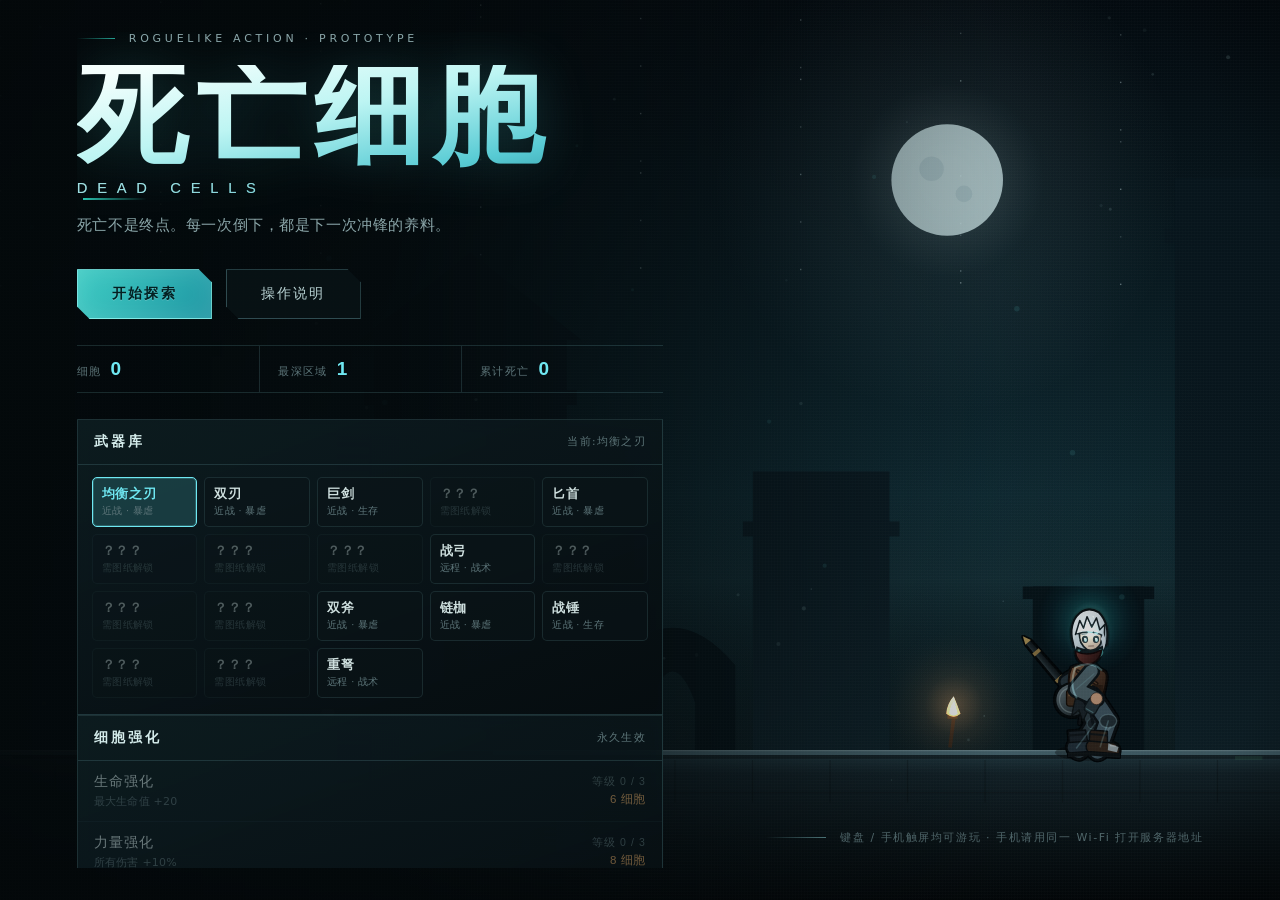
<file: index.html>
<!DOCTYPE html>
<html lang="zh-CN">
<head>
<meta charset="UTF-8">
<meta name="viewport" content="width=device-width, initial-scale=1.0, maximum-scale=1.0, user-scalable=no, viewport-fit=cover">
<title>死亡细胞 · 无间回廊</title>
<meta name="theme-color" content="#060b0e">
<link rel="icon" href="data:image/svg+xml,%3Csvg xmlns='http://www.w3.org/2000/svg' viewBox='0 0 32 32'%3E%3Cpath d='M16 3c4 6 9 8 9 15a9 9 0 1 1-18 0c0-4 2-6 4-9 1 3 2 4 3 4 0-4 1-7 2-10z' fill='%2367e8f9'/%3E%3C/svg%3E">
<link rel="stylesheet" href="css/style.css">
</head>
<body>
<div id="app">
  <canvas id="game"></canvas>
  <!-- 主菜单 -->
  <section class="screen" id="screen-menu">
    <div class="scrim"></div>
    <div class="menu-layout">
      <div class="menu-main">
        <div class="kicker"><span class="kicker-line"></span>ROGUELIKE ACTION · PROTOTYPE</div>
        <h1 class="logo">死亡细胞<span class="logo-en">DEAD CELLS</span></h1>
        <p class="tagline">死亡不是终点。每一次倒下，都是下一次冲锋的养料。</p>

        <div class="menu-buttons">
          <button class="btn primary" id="btn-start">开始探索</button>
          <button class="btn ghost" id="btn-controls">操作说明</button>
        </div>

        <div class="controls-card hidden" id="controls-card">
          <div class="key-row"><span class="keys"><kbd>A</kbd><kbd>D</kbd></span><span>左右移动</span></div>
          <div class="key-row"><span class="keys"><kbd>SPACE</kbd></span><span>跳跃 / 二段跳（空中再按一次）</span></div>
          <div class="key-row"><span class="keys"><kbd>J</kbd></span><span>攻击 · 近战连击 / 远程射击 / 空中下劈</span></div>
          <div class="key-row"><span class="keys"><kbd>K</kbd></span><span>翻滚 · 无敌帧 · 翻滚后攻击必定暴击</span></div>
          <div class="key-row"><span class="keys"><kbd>Q</kbd></span><span>切换主副武器</span></div>
          <div class="key-row"><span class="keys"><kbd>L</kbd></span><span>举盾格挡 · 刚举盾瞬间为完美格挡</span></div>
          <div class="key-row"><span class="keys"><kbd>U</kbd></span><span>技能一（飞刀等）</span></div>
          <div class="key-row"><span class="keys"><kbd>I</kbd></span><span>技能二（手雷等）</span></div>
          <div class="key-row"><span class="keys"><kbd>F</kbd></span><span>治疗药水</span></div>
          <div class="key-row"><span class="keys"><kbd>E</kbd></span><span>拾取装备 / 图纸 · 进入下一区域</span></div>
          <div class="key-row"><span class="keys"><kbd>ESC</kbd></span><span>暂停 / 继续</span></div>
        </div>

        <div class="meta-strip">
          <div class="meta-item"><span>细胞</span><b id="menu-cells">0</b></div>
          <div class="meta-item"><span>最深区域</span><b id="menu-best">1</b></div>
          <div class="meta-item"><span>累计死亡</span><b id="menu-runs">0</b></div>
        </div>

        <div class="panel weapon-panel">
          <div class="panel-head">
            <h2>武器库</h2>
            <span id="weapon-current">选择开局主手</span>
          </div>
          <div class="weapon-list" id="weapon-picker"></div>
        </div>

        <div class="panel shop-panel">
          <div class="panel-head">
            <h2>细胞强化</h2>
            <span>永久生效</span>
          </div>
          <div class="shop-list" id="shop-menu"></div>
        </div>
      </div>
      <div class="menu-hint">
        <span class="hint-line"></span>
        <p>键盘 / 手机触屏均可游玩 · 手机请用同一 Wi-Fi 打开服务器地址</p>
      </div>
    </div>
  </section>

  <!-- 死亡结算 -->
  <section class="screen hidden" id="screen-death">
    <div class="scrim death-scrim"></div>
    <div class="death-inner">
      <div class="kicker center"><span class="kicker-line"></span>RUN TERMINATED<span class="kicker-line"></span></div>
      <h1 class="death-title">你死了</h1>
      <p class="death-quote" id="death-quote">血肉会腐朽，细胞会重生。</p>

      <div class="run-stats">
        <div><span>抵达区域</span><b id="death-stage">1</b></div>
        <div><span>击杀</span><b id="death-kills">0</b></div>
        <div><span>金币</span><b id="death-gold">0</b></div>
        <div><span>收获细胞</span><b id="death-cells">0</b></div>
      </div>

      <div class="panel shop-panel death-shop">
        <div class="panel-head">
          <h2>细胞强化</h2>
          <span>剩余细胞 <b id="death-bank">0</b></span>
        </div>
        <div class="shop-list" id="shop-death"></div>
      </div>

      <div class="menu-buttons center-buttons">
        <button class="btn primary" id="btn-retry">再次挑战</button>
        <button class="btn ghost" id="btn-death-menu">返回营地</button>
      </div>
    </div>
  </section>

  <!-- 暂停 -->
  <section class="screen hidden" id="screen-pause">
    <div class="scrim pause-scrim"></div>
    <div class="pause-inner panel">
      <div class="kicker"><span class="kicker-line"></span>PAUSED</div>
      <h2 class="pause-title">暂停</h2>
      <div class="pause-grid">
        <div class="key-row"><span class="keys"><kbd>A</kbd><kbd>D</kbd></span><span>移动</span></div>
        <div class="key-row"><span class="keys"><kbd>SPACE</kbd></span><span>跳跃</span></div>
        <div class="key-row"><span class="keys"><kbd>J</kbd></span><span>攻击</span></div>
        <div class="key-row"><span class="keys"><kbd>K</kbd></span><span>翻滚</span></div>
        <div class="key-row"><span class="keys"><kbd>Q</kbd></span><span>换武器</span></div>
        <div class="key-row"><span class="keys"><kbd>L</kbd></span><span>举盾</span></div>
        <div class="key-row"><span class="keys"><kbd>U</kbd></span><span>技能一</span></div>
        <div class="key-row"><span class="keys"><kbd>I</kbd></span><span>技能二</span></div>
        <div class="key-row"><span class="keys"><kbd>F</kbd></span><span>药水</span></div>
        <div class="key-row"><span class="keys"><kbd>E</kbd></span><span>拾取 / 传送门</span></div>
      </div>
      <div class="menu-buttons column">
        <button class="btn primary" id="btn-resume">继续征战</button>
        <button class="btn ghost" id="btn-pause-restart">重新开始</button>
        <button class="btn ghost" id="btn-pause-menu">返回营地</button>
      </div>
    </div>
  </section>
  <!-- 竖屏提示：手机请横屏游玩 -->
  <div id="rotate-hint">
    <div class="rotate-phone"></div>
    <p>请旋转手机<b>横屏</b>游玩</p>
    <span>横屏才能看到完整战场与操作按钮</span>
    <button class="btn primary" id="btn-landscape" type="button">一键横屏</button>
  </div>
</div>

<script src="js/utils.js"></script>
<script src="js/audio.js"></script>
<script src="js/data.js"></script>
<script src="js/items.js"></script>
<script src="js/level.js"></script>
<script src="js/entities.js"></script>
<script src="js/pixel.js"></script>
<script src="js/draw_player.js"></script>
<script src="js/draw_enemies.js"></script>
<script src="js/render.js"></script>
<script src="js/hud.js"></script>
<script src="js/game.js"></script>
<script src="js/combat.js"></script>
<script src="js/touch.js"></script>
</body>
</html>
</file>
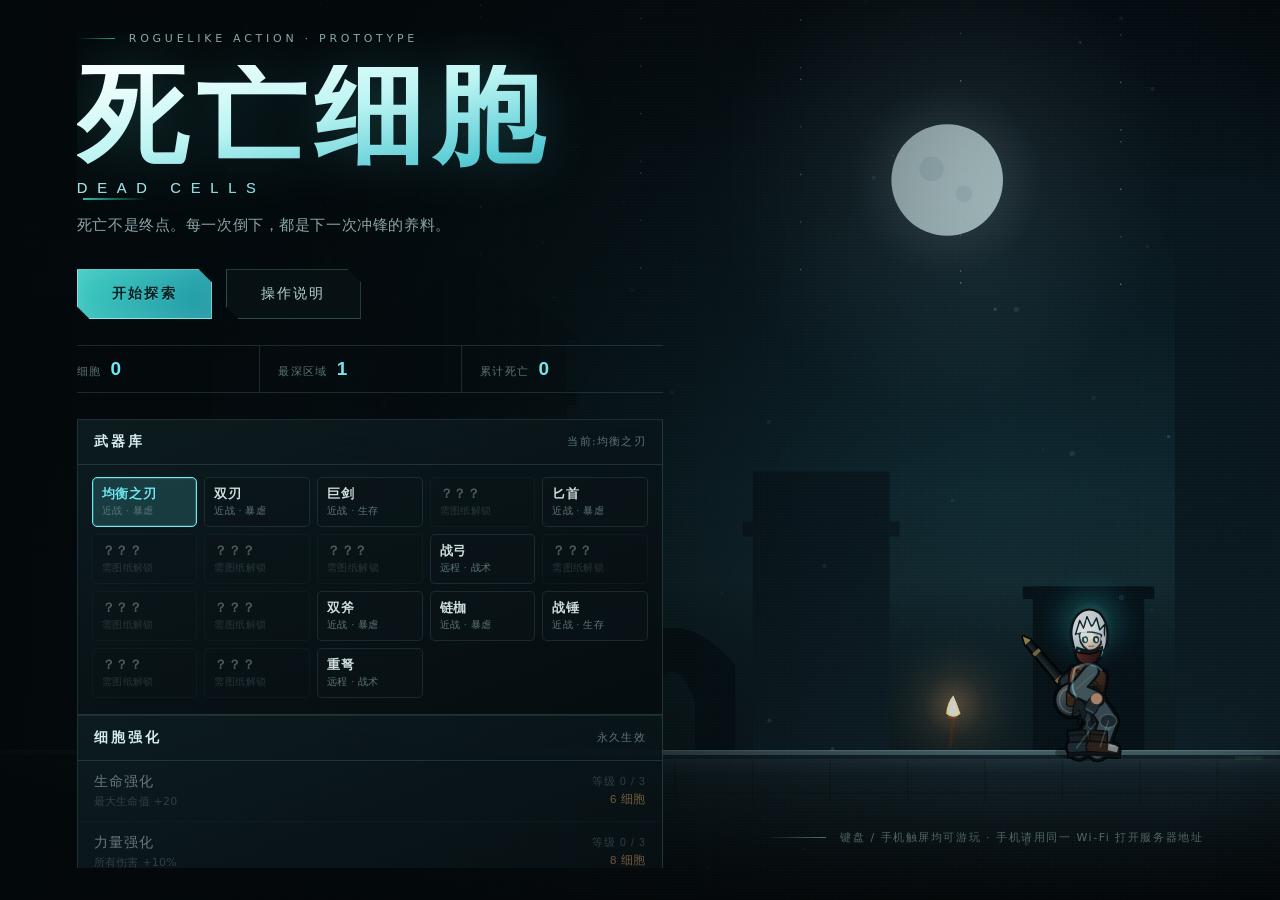
<file: 发布用/index.html>
<!DOCTYPE html>
<html lang="zh-CN">
<head>
<meta charset="UTF-8">
<meta name="viewport" content="width=device-width, initial-scale=1.0, maximum-scale=1.0, user-scalable=no, viewport-fit=cover">
<title>死亡细胞 · 无间回廊（手机版）</title>
<meta name="theme-color" content="#060b0e">
<link rel="icon" href="data:image/svg+xml,%3Csvg xmlns='http://www.w3.org/2000/svg' viewBox='0 0 32 32'%3E%3Cpath d='M16 3c4 6 9 8 9 15a9 9 0 1 1-18 0c0-4 2-6 4-9 1 3 2 4 3 4 0-4 1-7 2-10z' fill='%2367e8f9'/%3E%3C/svg%3E">
<style>
:root{
  --bg:#060b0e;
  --ink:#e9f5f3;
  --muted:#8ba6a9;
  --dim:#5c7478;
  --cyan:#6fe8f2;
  --teal:#2dd4bf;
  --amber:#f2b46d;
  --blood:#e2545a;
  --panel:rgba(8,17,21,.72);
  --panel-solid:#081116;
  --line:rgba(125,188,196,.18);
  --line-strong:rgba(125,188,196,.34);
}

*{box-sizing:border-box;}

html,body{
  margin:0;
  height:100%;
  background:var(--bg);
  color:var(--ink);
  overflow:hidden;
  font-family:"Noto Sans SC","HarmonyOS Sans SC","Microsoft YaHei",system-ui,-apple-system,sans-serif;
  user-select:none;
  -webkit-font-smoothing:antialiased;
}

#app{
  position:relative;
  width:100%;
  height:100%;
  overflow:hidden;
}

#game{
  position:absolute;
  inset:0;
  width:100%;
  height:100%;
  display:block;
  background:#05090c;
}

.hidden{display:none !important;}

/* ---------- 屏幕层 ---------- */
.screen{
  position:absolute;
  inset:0;
  z-index:20;
  display:flex;
  align-items:center;
  overflow:hidden;
}

.scrim{
  position:absolute;
  inset:0;
  pointer-events:none;
  background:
    linear-gradient(90deg, rgba(3,8,10,.95) 0%, rgba(3,8,10,.88) 30%, rgba(3,8,10,.55) 52%, rgba(3,8,10,.05) 78%, rgba(3,8,10,0) 100%);
}

.death-scrim{
  background:
    radial-gradient(ellipse at 50% 46%, rgba(4,9,11,.55) 0%, rgba(3,7,9,.9) 58%, rgba(2,5,7,.97) 100%);
}

.pause-scrim{
  background:rgba(3,7,9,.78);
  backdrop-filter:blur(7px);
  -webkit-backdrop-filter:blur(7px);
}

.screen::after{
  content:"";
  position:absolute;
  inset:0;
  pointer-events:none;
  background-image:
    linear-gradient(rgba(255,255,255,.018) 1px, transparent 1px),
    linear-gradient(90deg, rgba(255,255,255,.012) 1px, transparent 1px);
  background-size:3px 3px, 3px 3px;
  opacity:.55;
  mix-blend-mode:overlay;
}

/* ---------- 主菜单 ---------- */
#screen-menu{
  align-items:center;
}

.menu-layout{
  position:relative;
  z-index:2;
  width:100%;
  height:100%;
  display:flex;
  align-items:center;
  justify-content:space-between;
  gap:40px;
  padding:clamp(24px,5vh,64px) clamp(24px,6vw,100px);
}

.menu-main{
  width:min(600px,54vw);
  max-height:calc(100vh - 64px);
  overflow-y:auto;
  overscroll-behavior:contain;
  padding-right:14px;
  animation:menuIn .8s cubic-bezier(.2,.7,.2,1) both;
}

.menu-main::-webkit-scrollbar{width:6px;}
.menu-main::-webkit-scrollbar-thumb{background:rgba(120,190,200,.25);border-radius:3px;}
.menu-main::-webkit-scrollbar-track{background:transparent;}

@keyframes menuIn{
  from{opacity:0; transform:translateY(18px);}
  to{opacity:1; transform:none;}
}

.kicker{
  display:flex;
  align-items:center;
  gap:14px;
  font-size:11px;
  letter-spacing:.34em;
  color:var(--muted);
  text-transform:uppercase;
  margin-bottom:20px;
}
.kicker.center{justify-content:center;}
.kicker-line{
  display:block;
  width:38px;
  height:1px;
  background:linear-gradient(90deg, transparent, var(--teal));
  opacity:.75;
}
.kicker.center .kicker-line:last-child{
  background:linear-gradient(90deg, var(--teal), transparent);
}

.logo{
  position:relative;
  margin:0 0 16px;
  font-family:"Noto Serif SC","Source Han Serif SC","Songti SC","STSong",serif;
  font-weight:800;
  font-size:clamp(58px,8.6vw,116px);
  line-height:.92;
  letter-spacing:.08em;
  background:linear-gradient(168deg,#f4fffd 6%,#bdf5f3 38%,#58cbd4 70%,#207d8a 100%);
  -webkit-background-clip:text;
  background-clip:text;
  color:transparent;
  filter:drop-shadow(0 0 26px rgba(80,220,225,.22));
}

.logo::after{
  content:"";
  position:absolute;
  left:6px;
  right:auto;
  bottom:-4px;
  width:64px;
  height:2px;
  background:linear-gradient(90deg, var(--teal), transparent);
  opacity:.9;
}

.logo-en{
  display:block;
  margin-top:16px;
  font-family:"Segoe UI",sans-serif;
  font-size:clamp(11px,1.15vw,15px);
  font-weight:500;
  letter-spacing:.66em;
  color:rgba(160,215,218,.55);
  -webkit-text-fill-color:rgba(160,215,218,.55);
}

.tagline{
  margin:0 0 30px;
  max-width:430px;
  font-size:14.5px;
  line-height:1.9;
  color:var(--muted);
  letter-spacing:.04em;
}

.menu-buttons{
  display:flex;
  gap:14px;
  flex-wrap:wrap;
  margin-bottom:26px;
}
.menu-buttons.column{
  flex-direction:column;
  align-items:stretch;
  margin-bottom:0;
}
.center-buttons{justify-content:center;}

.btn{
  position:relative;
  border:1px solid var(--line-strong);
  background:rgba(10,22,26,.6);
  color:var(--ink);
  font-family:inherit;
  font-size:14px;
  letter-spacing:.16em;
  padding:15px 34px;
  cursor:pointer;
  clip-path:polygon(0 0, calc(100% - 13px) 0, 100% 13px, 100% 100%, 13px 100%, 0 calc(100% - 13px));
  transition:transform .18s ease, background .18s ease, border-color .18s ease, color .18s ease, box-shadow .18s ease;
}
.btn:hover{
  transform:translateY(-1px);
  border-color:rgba(140,235,238,.7);
  box-shadow:0 8px 30px rgba(28,180,190,.14);
}
.btn:active{transform:translateY(1px);}
.btn.primary{
  background:linear-gradient(120deg, rgba(66,214,205,.95), rgba(34,166,180,.9));
  border-color:rgba(160,255,250,.7);
  color:#032022;
  font-weight:700;
  text-shadow:0 1px 0 rgba(255,255,255,.2);
  box-shadow:0 0 22px rgba(45,212,191,.24), inset 0 0 24px rgba(255,255,255,.12);
}
.btn.primary:hover{
  background:linear-gradient(120deg, rgba(103,232,243,1), rgba(50,196,205,.95));
  box-shadow:0 0 34px rgba(79,230,235,.4), inset 0 0 24px rgba(255,255,255,.2);
}
.btn.ghost{color:#b9d3d4;}
.btn.ghost:hover{color:#fff;background:rgba(16,34,38,.85);}
.btn:disabled{
  opacity:.42;
  cursor:not-allowed;
  transform:none;
  box-shadow:none;
}

/* 操作说明 */
.controls-card{
  border:1px solid var(--line);
  background:rgba(6,14,17,.66);
  padding:16px 18px;
  margin-bottom:26px;
  display:grid;
  grid-template-columns:1fr 1fr;
  gap:9px 20px;
  animation:fadeIn .25s ease both;
}
.key-row{
  display:flex;
  align-items:center;
  gap:10px;
  font-size:12.5px;
  color:var(--muted);
  letter-spacing:.03em;
}
.key-row .keys{display:flex;gap:4px;flex-shrink:0;}
kbd{
  display:inline-flex;
  align-items:center;
  justify-content:center;
  min-width:26px;
  height:23px;
  padding:0 6px;
  border:1px solid rgba(131,196,203,.32);
  border-bottom-color:rgba(131,196,203,.5);
  border-radius:3px;
  background:rgba(16,34,38,.9);
  color:#c7e4e4;
  font-family:"Segoe UI",sans-serif;
  font-size:10.5px;
  letter-spacing:.06em;
  box-shadow:0 2px 0 rgba(0,0,0,.35);
}

@keyframes fadeIn{from{opacity:0;}to{opacity:1;}}

/* 数据条 */
.meta-strip{
  display:flex;
  gap:0;
  margin-bottom:26px;
  border-top:1px solid var(--line);
  border-bottom:1px solid var(--line);
}
.meta-item{
  flex:1;
  padding:12px 0;
  display:flex;
  align-items:baseline;
  gap:9px;
}
.meta-item + .meta-item{
  border-left:1px solid var(--line);
  padding-left:18px;
}
.meta-item span{font-size:11px;color:var(--dim);letter-spacing:.12em;}
.meta-item b{
  font-family:"Segoe UI",sans-serif;
  font-size:19px;
  color:var(--cyan);
  font-weight:600;
}

/* ---------- 面板 ---------- */
.panel{
  border:1px solid var(--line);
  background:
    linear-gradient(160deg, rgba(20,40,45,.5), rgba(5,12,15,.7)),
    var(--panel);
  backdrop-filter:blur(8px);
  -webkit-backdrop-filter:blur(8px);
}
.panel-head{
  display:flex;
  align-items:center;
  justify-content:space-between;
  padding:13px 16px;
  border-bottom:1px solid var(--line);
}
.panel-head h2{
  margin:0;
  font-family:"Noto Serif SC","Songti SC",serif;
  font-size:14px;
  font-weight:600;
  letter-spacing:.22em;
  color:#d4eceb;
}
.panel-head span{font-size:10.5px;color:var(--dim);letter-spacing:.12em;}

.shop-panel{margin-bottom:22px;}
.shop-list{display:flex;flex-direction:column;}

.upgrade{
  display:flex;
  align-items:center;
  justify-content:space-between;
  gap:16px;
  width:100%;
  padding:12px 16px;
  text-align:left;
  background:transparent;
  border:0;
  border-bottom:1px solid rgba(125,188,196,.09);
  color:inherit;
  font-family:inherit;
  cursor:pointer;
  transition:background .16s ease;
}
.upgrade:last-child{border-bottom:0;}
.upgrade:hover:not(:disabled){background:rgba(68,190,195,.08);}
.upgrade:disabled{cursor:not-allowed;opacity:.45;}
.upgrade.maxed{opacity:.8;}
.up-main{display:flex;flex-direction:column;gap:3px;}
.up-name{font-size:13.5px;color:#d9edec;letter-spacing:.08em;}
.up-desc{font-size:11px;color:var(--dim);letter-spacing:.02em;}
.up-meta{display:flex;flex-direction:column;align-items:flex-end;gap:3px;flex-shrink:0;}
.up-lv{font-size:10.5px;color:var(--dim);letter-spacing:.1em;font-family:"Segoe UI",sans-serif;}
.up-cost{
  font-size:11.5px;
  color:var(--amber);
  letter-spacing:.05em;
  font-family:"Segoe UI",sans-serif;
}
.upgrade.maxed .up-cost{color:var(--teal);}
.upgrade:hover:not(:disabled) .up-name{color:var(--cyan);}

/* ---------- 武器库 ---------- */
.weapon-panel{margin-top:14px;}
.weapon-list{
  display:grid;
  grid-template-columns:repeat(auto-fill,minmax(102px,1fr));
  gap:7px;
  padding:12px 14px 16px;
}
.weapon-chip{
  display:flex;
  flex-direction:column;
  gap:2px;
  padding:8px 9px;
  background:rgba(10,20,24,.5);
  border:1px solid rgba(125,188,196,.14);
  border-radius:5px;
  color:#cfe0df;
  font-family:inherit;
  text-align:left;
  cursor:pointer;
  transition:border-color .16s ease, background .16s ease, transform .12s ease;
}
.weapon-chip b{font-size:12.5px;font-weight:600;letter-spacing:.05em;}
.weapon-chip span{font-size:9.5px;color:var(--dim);letter-spacing:.04em;}
.weapon-chip:hover:not(:disabled){
  border-color:rgba(111,232,234,.5);
  background:rgba(30,72,78,.42);
  transform:translateY(-1px);
}
.weapon-chip.active{
  border-color:var(--cyan);
  background:rgba(38,96,102,.5);
  box-shadow:0 0 0 1px rgba(111,232,234,.22) inset;
}
.weapon-chip.active b{color:var(--cyan);}
.weapon-chip.locked{opacity:.35;cursor:not-allowed;}

/* ---------- 手机触屏操作 ---------- */
body.is-touch #game{touch-action:none;}
body.is-touch{overscroll-behavior:none;}
.touch-ui{
  position:fixed;
  inset:0;
  z-index:60;
  pointer-events:none;
  user-select:none;
  display:none;
}
body.is-touch.playing .touch-ui{display:block;}
.touch-stick{
  position:absolute;
  left:max(18px, env(safe-area-inset-left));
  bottom:calc(24px + env(safe-area-inset-bottom));
  width:124px;
  height:124px;
  border-radius:50%;
  border:1px solid rgba(111,232,234,.28);
  background:radial-gradient(circle at 50% 50%, rgba(18,44,50,.55), rgba(6,14,18,.28));
  pointer-events:auto;
  display:flex;
  align-items:center;
  justify-content:center;
  backdrop-filter:blur(2px);
  transform:scale(var(--ui-scale,1));
  transform-origin:bottom left;
}
.touch-knob{
  width:52px;
  height:52px;
  border-radius:50%;
  background:radial-gradient(circle at 40% 36%, rgba(160,245,245,.85), rgba(46,132,142,.75));
  box-shadow:0 0 12px rgba(111,232,234,.45), inset 0 0 8px rgba(0,0,0,.35);
  transition:transform .04s linear;
}
.touch-pad{
  position:absolute;
  right:max(14px, env(safe-area-inset-right));
  bottom:calc(20px + env(safe-area-inset-bottom));
  width:196px;
  height:196px;
  pointer-events:none;
  transform:scale(var(--ui-scale,1));
  transform-origin:bottom right;
}
.touch-btn{
  position:absolute;
  width:58px;
  height:58px;
  border-radius:50%;
  border:1px solid rgba(120,220,225,.35);
  background:radial-gradient(circle at 40% 34%, rgba(30,66,72,.85), rgba(8,18,22,.78));
  color:#d8f2f0;
  font-family:inherit;
  font-size:12px;
  letter-spacing:.06em;
  pointer-events:auto;
  box-shadow:0 2px 10px rgba(0,0,0,.35);
}
.touch-btn:active{background:rgba(56,132,140,.85);transform:scale(.94);}
.touch-btn.attack{right:0;bottom:64px;width:66px;height:66px;border-color:rgba(255,150,120,.5);}
.touch-btn.jump{right:70px;bottom:6px;border-color:rgba(150,235,245,.55);}
.touch-btn.roll{right:8px;bottom:0;}
.touch-btn.skill1{right:70px;bottom:74px;width:50px;height:50px;font-size:11px;}
.touch-btn.skill2{right:8px;bottom:132px;width:50px;height:50px;font-size:11px;}
.touch-btn.block{right:132px;bottom:96px;width:50px;height:50px;font-size:11px;}
.touch-btn.pick{right:132px;bottom:26px;width:46px;height:46px;font-size:10.5px;}

/* 技能键移到右上角，避免遮挡战斗视野 */
.touch-skillbar{
  position:absolute;
  top:calc(86px + env(safe-area-inset-top));
  right:max(16px, env(safe-area-inset-right));
  display:flex;
  gap:10px;
  pointer-events:none;
  transform:scale(var(--ui-scale,1));
  transform-origin:top right;
}
.touch-skillbar .touch-btn{
  position:static;
  width:52px;
  height:52px;
  font-size:11px;
  pointer-events:auto;
}

/* 触屏设备上把画布内容上移一点，避免手指挡住角色 */
body.is-touch .menu-layout{padding-bottom:150px;}
@media (max-width:820px){
  .menu-layout{grid-template-columns:1fr;}
  .menu-hint{display:none;}
  .logo{font-size:clamp(34px,11vw,52px);}
  .weapon-list{grid-template-columns:repeat(auto-fill,minmax(88px,1fr));}
}

/* ---------- 竖屏提示：手机请横屏 ---------- */
#rotate-hint{display:none;}
body.is-touch #rotate-hint{
  position:fixed;
  inset:0;
  z-index:120;
  display:flex;
  flex-direction:column;
  align-items:center;
  justify-content:center;
  gap:16px;
  background:radial-gradient(circle at 50% 42%, #0b1a20 0%, #04090c 72%);
  color:#d8f2f0;
  text-align:center;
  font-family:"Noto Sans SC","Microsoft YaHei",sans-serif;
}
body.is-touch #rotate-hint p{
  margin:0;
  font-size:17px;
  letter-spacing:.08em;
}
body.is-touch #rotate-hint p b{color:var(--cyan);padding:0 4px;}
body.is-touch #rotate-hint span{
  font-size:11.5px;
  color:rgba(150,185,190,.7);
  letter-spacing:.06em;
}
.rotate-phone{
  width:58px;
  height:98px;
  border:3px solid rgba(111,232,234,.85);
  border-radius:11px;
  box-shadow:0 0 16px rgba(111,232,234,.35), inset 0 0 10px rgba(111,232,234,.15);
  position:relative;
  animation:rotateHint 2.6s cubic-bezier(.4,0,.2,1) infinite;
}
.rotate-phone::after{
  content:"";
  position:absolute;
  left:50%;
  bottom:6px;
  width:16px;
  height:3px;
  margin-left:-8px;
  border-radius:2px;
  background:rgba(111,232,234,.7);
}
@keyframes rotateHint{
  0%,26%{transform:rotate(0deg);}
  62%,100%{transform:rotate(-90deg);}
}
body.is-touch #rotate-hint .btn{
  margin-top:6px;
  padding:11px 26px;
  font-size:13px;
}
/* 只有竖屏且触屏才显示提示；横屏自动隐藏 */
@media (orientation: landscape){
  body.is-touch #rotate-hint{display:none;}
}

/* 横屏矮屏：菜单压缩，操作层尺寸由 --ui-scale 自适应控制 */
@media (orientation: landscape) and (max-height: 540px){
  .touch-stick{
    width:104px;
    height:104px;
  }
  .touch-knob{width:44px;height:44px;}
  body.is-touch .menu-layout{padding:14px 26px;}
  body.is-touch .menu-main{max-height:calc(100vh - 24px);}
  .logo{font-size:clamp(28px,7vh,44px);}
  .tagline{font-size:11.5px;}
  .controls-card{display:none;}
}

.menu-hint{
  position:relative;
  z-index:2;
  align-self:flex-end;
  display:flex;
  align-items:center;
  gap:14px;
  padding-bottom:10px;
  color:rgba(150,185,190,.5);
  font-size:11px;
  letter-spacing:.14em;
}
.hint-line{
  width:60px;
  height:1px;
  background:linear-gradient(90deg, transparent, rgba(140,210,215,.5));
}
.menu-hint p{margin:0;}

/* ---------- 死亡 ---------- */
#screen-death{
  justify-content:center;
  overflow-y:auto;
  padding:32px 20px;
}
.death-inner{
  position:relative;
  z-index:2;
  width:min(700px,94vw);
  margin:auto;
  text-align:center;
  animation:deathIn .7s cubic-bezier(.2,.7,.2,1) both;
}
@keyframes deathIn{
  from{opacity:0; transform:translateY(22px) scale(.985);}
  to{opacity:1; transform:none;}
}
.death-title{
  margin:6px 0 8px;
  font-family:"Noto Serif SC","Songti SC",serif;
  font-size:clamp(48px,7vw,84px);
  letter-spacing:.14em;
  font-weight:800;
  background:linear-gradient(180deg,#ffe3e0 0%,#e2545a 55%,#7e1e27 100%);
  -webkit-background-clip:text;
  background-clip:text;
  color:transparent;
  filter:drop-shadow(0 0 32px rgba(226,84,90,.22));
}
.death-quote{
  margin:0 0 24px;
  font-size:12.5px;
  color:var(--dim);
  letter-spacing:.22em;
}
.run-stats{
  display:grid;
  grid-template-columns:repeat(4,1fr);
  border-top:1px solid var(--line);
  border-bottom:1px solid var(--line);
  margin-bottom:24px;
}
.run-stats > div{
  padding:14px 6px;
  display:flex;
  flex-direction:column;
  gap:6px;
}
.run-stats > div + div{border-left:1px solid var(--line);}
.run-stats span{font-size:10.5px;color:var(--dim);letter-spacing:.14em;}
.run-stats b{
  font-family:"Segoe UI","Noto Sans SC",sans-serif;
  font-size:22px;
  color:#e6f4f3;
  font-weight:600;
}
.death-shop{text-align:left;margin-bottom:22px;}

/* ---------- 暂停 ---------- */
#screen-pause{justify-content:center;}
.pause-inner{
  position:relative;
  z-index:2;
  width:min(560px,92vw);
  padding:clamp(24px,4vw,38px);
  animation:fadeIn .25s ease both;
}
.pause-title{
  margin:0 0 22px;
  font-family:"Noto Serif SC","Songti SC",serif;
  font-size:34px;
  letter-spacing:.2em;
  font-weight:700;
  color:#dff4f2;
}
.pause-grid{
  display:grid;
  grid-template-columns:1fr 1fr;
  gap:10px 18px;
  padding:18px 0 24px;
  margin-bottom:22px;
  border-top:1px solid var(--line);
  border-bottom:1px solid var(--line);
}
.pause-grid .key-row{font-size:12px;}

/* ---------- 响应式 ---------- */
@media (max-width:900px){
  .menu-main{width:88vw;}
  .scrim{
    background:linear-gradient(180deg, rgba(3,8,10,.82) 0%, rgba(3,8,10,.9) 60%, rgba(3,8,10,.96) 100%);
  }
  .menu-hint{display:none;}
  .menu-layout{padding:28px 22px;}
  .logo{font-size:clamp(54px,14vw,88px);}
}
@media (max-width:640px){
  .run-stats{grid-template-columns:repeat(2,1fr);}
  .run-stats > div:nth-child(3){border-left:0;border-top:1px solid var(--line);}
  .run-stats > div:nth-child(4){border-top:1px solid var(--line);}
  .controls-card,.pause-grid{grid-template-columns:1fr;}
  .menu-buttons .btn{flex:1;padding:14px 18px;}
  .menu-main{width:92vw;max-height:calc(100vh - 40px);}
}

</style>
</head>
<body>
<div id="app">
  <canvas id="game"></canvas>
  <!-- 主菜单 -->
  <section class="screen" id="screen-menu">
    <div class="scrim"></div>
    <div class="menu-layout">
      <div class="menu-main">
        <div class="kicker"><span class="kicker-line"></span>ROGUELIKE ACTION · PROTOTYPE</div>
        <h1 class="logo">死亡细胞<span class="logo-en">DEAD CELLS</span></h1>
        <p class="tagline">死亡不是终点。每一次倒下，都是下一次冲锋的养料。</p>

        <div class="menu-buttons">
          <button class="btn primary" id="btn-start">开始探索</button>
          <button class="btn ghost" id="btn-controls">操作说明</button>
        </div>

        <div class="controls-card hidden" id="controls-card">
          <div class="key-row"><span class="keys"><kbd>A</kbd><kbd>D</kbd></span><span>左右移动</span></div>
          <div class="key-row"><span class="keys"><kbd>SPACE</kbd></span><span>跳跃 / 二段跳（空中再按一次）</span></div>
          <div class="key-row"><span class="keys"><kbd>J</kbd></span><span>攻击 · 近战连击 / 远程射击 / 空中下劈</span></div>
          <div class="key-row"><span class="keys"><kbd>K</kbd></span><span>翻滚 · 无敌帧 · 翻滚后攻击必定暴击</span></div>
          <div class="key-row"><span class="keys"><kbd>Q</kbd></span><span>切换主副武器</span></div>
          <div class="key-row"><span class="keys"><kbd>L</kbd></span><span>举盾格挡 · 刚举盾瞬间为完美格挡</span></div>
          <div class="key-row"><span class="keys"><kbd>U</kbd></span><span>技能一（飞刀等）</span></div>
          <div class="key-row"><span class="keys"><kbd>I</kbd></span><span>技能二（手雷等）</span></div>
          <div class="key-row"><span class="keys"><kbd>F</kbd></span><span>治疗药水</span></div>
          <div class="key-row"><span class="keys"><kbd>E</kbd></span><span>拾取装备 / 图纸 · 进入下一区域</span></div>
          <div class="key-row"><span class="keys"><kbd>ESC</kbd></span><span>暂停 / 继续</span></div>
        </div>

        <div class="meta-strip">
          <div class="meta-item"><span>细胞</span><b id="menu-cells">0</b></div>
          <div class="meta-item"><span>最深区域</span><b id="menu-best">1</b></div>
          <div class="meta-item"><span>累计死亡</span><b id="menu-runs">0</b></div>
        </div>

        <div class="panel weapon-panel">
          <div class="panel-head">
            <h2>武器库</h2>
            <span id="weapon-current">选择开局主手</span>
          </div>
          <div class="weapon-list" id="weapon-picker"></div>
        </div>

        <div class="panel shop-panel">
          <div class="panel-head">
            <h2>细胞强化</h2>
            <span>永久生效</span>
          </div>
          <div class="shop-list" id="shop-menu"></div>
        </div>
      </div>
      <div class="menu-hint">
        <span class="hint-line"></span>
        <p>键盘 / 手机触屏均可游玩 · 手机请用同一 Wi-Fi 打开服务器地址</p>
      </div>
    </div>
  </section>

  <!-- 死亡结算 -->
  <section class="screen hidden" id="screen-death">
    <div class="scrim death-scrim"></div>
    <div class="death-inner">
      <div class="kicker center"><span class="kicker-line"></span>RUN TERMINATED<span class="kicker-line"></span></div>
      <h1 class="death-title">你死了</h1>
      <p class="death-quote" id="death-quote">血肉会腐朽，细胞会重生。</p>

      <div class="run-stats">
        <div><span>抵达区域</span><b id="death-stage">1</b></div>
        <div><span>击杀</span><b id="death-kills">0</b></div>
        <div><span>金币</span><b id="death-gold">0</b></div>
        <div><span>收获细胞</span><b id="death-cells">0</b></div>
      </div>

      <div class="panel shop-panel death-shop">
        <div class="panel-head">
          <h2>细胞强化</h2>
          <span>剩余细胞 <b id="death-bank">0</b></span>
        </div>
        <div class="shop-list" id="shop-death"></div>
      </div>

      <div class="menu-buttons center-buttons">
        <button class="btn primary" id="btn-retry">再次挑战</button>
        <button class="btn ghost" id="btn-death-menu">返回营地</button>
      </div>
    </div>
  </section>

  <!-- 暂停 -->
  <section class="screen hidden" id="screen-pause">
    <div class="scrim pause-scrim"></div>
    <div class="pause-inner panel">
      <div class="kicker"><span class="kicker-line"></span>PAUSED</div>
      <h2 class="pause-title">暂停</h2>
      <div class="pause-grid">
        <div class="key-row"><span class="keys"><kbd>A</kbd><kbd>D</kbd></span><span>移动</span></div>
        <div class="key-row"><span class="keys"><kbd>SPACE</kbd></span><span>跳跃</span></div>
        <div class="key-row"><span class="keys"><kbd>J</kbd></span><span>攻击</span></div>
        <div class="key-row"><span class="keys"><kbd>K</kbd></span><span>翻滚</span></div>
        <div class="key-row"><span class="keys"><kbd>Q</kbd></span><span>换武器</span></div>
        <div class="key-row"><span class="keys"><kbd>L</kbd></span><span>举盾</span></div>
        <div class="key-row"><span class="keys"><kbd>U</kbd></span><span>技能一</span></div>
        <div class="key-row"><span class="keys"><kbd>I</kbd></span><span>技能二</span></div>
        <div class="key-row"><span class="keys"><kbd>F</kbd></span><span>药水</span></div>
        <div class="key-row"><span class="keys"><kbd>E</kbd></span><span>拾取 / 传送门</span></div>
      </div>
      <div class="menu-buttons column">
        <button class="btn primary" id="btn-resume">继续征战</button>
        <button class="btn ghost" id="btn-pause-restart">重新开始</button>
        <button class="btn ghost" id="btn-pause-menu">返回营地</button>
      </div>
    </div>
  </section>
  <!-- 竖屏提示：手机请横屏游玩 -->
  <div id="rotate-hint">
    <div class="rotate-phone"></div>
    <p>请旋转手机<b>横屏</b>游玩</p>
    <span>横屏才能看到完整战场与操作按钮</span>
    <button class="btn primary" id="btn-landscape" type="button">一键横屏</button>
  </div>
</div>

<script>
'use strict';

/* =========================================================
   基础工具
   ========================================================= */
const TAU = Math.PI * 2;
const WORLD_H = 720;
const GROUND_Y = 600;
const GRAVITY = 2200;
const MAX_FALL = 1250;

const clamp = (v, a, b) => (v < a ? a : (v > b ? b : v));
const lerp = (a, b, t) => a + (b - a) * t;
const rand = (a = 0, b = 1) => a + Math.random() * (b - a);
const randInt = (a, b) => Math.floor(rand(a, b + 1));
const choice = (arr) => arr[Math.floor(Math.random() * arr.length)];
const signOf = (v) => (v < 0 ? -1 : (v > 0 ? 1 : 0));
const approach = (v, target, delta) => {
  if (v < target) return Math.min(v + delta, target);
  if (v > target) return Math.max(v - delta, target);
  return target;
};

const easeOutCubic = (t) => 1 - Math.pow(1 - t, 3);
const easeInCubic = (t) => t * t * t;
const easeOutQuad = (t) => 1 - (1 - t) * (1 - t);
const easeInOutQuad = (t) => (t < 0.5 ? 2 * t * t : 1 - Math.pow(-2 * t + 2, 2) / 2);
const easeOutBack = (t) => {
  const c1 = 1.70158, c3 = c1 + 1;
  return 1 + c3 * Math.pow(t - 1, 3) + c1 * Math.pow(t - 1, 2);
};

/* 确定性随机（关卡生成用） */
function mulberry32(a) {
  return function () {
    a |= 0;
    a = (a + 0x6D2B79F5) | 0;
    let t = Math.imul(a ^ (a >>> 15), 1 | a);
    t = (t + Math.imul(t ^ (t >>> 7), 61 | t)) ^ t;
    return ((t ^ (t >>> 14)) >>> 0) / 4294967296;
  };
}

/* =========================================================
   几何 / 碰撞
   ========================================================= */
function rectsOverlap(a, b) {
  return a.x < b.x + b.w && a.x + a.w > b.x && a.y < b.y + b.h && a.y + a.h > b.y;
}

function pointInRect(px, py, r) {
  return px >= r.x && px <= r.x + r.w && py >= r.y && py <= r.y + r.h;
}

function entityRect(e) {
  return { x: e.x - e.w / 2, y: e.y - e.h, w: e.w, h: e.h };
}

function circleRect(cx, cy, cr, r) {
  const nx = clamp(cx, r.x, r.x + r.w);
  const ny = clamp(cy, r.y, r.y + r.h);
  const dx = cx - nx, dy = cy - ny;
  return dx * dx + dy * dy <= cr * cr;
}

function roundRectPath(ctx, x, y, w, h, r) {
  const rr = Math.min(r, w / 2, h / 2);
  ctx.beginPath();
  ctx.moveTo(x + rr, y);
  ctx.lineTo(x + w - rr, y);
  ctx.quadraticCurveTo(x + w, y, x + w, y + rr);
  ctx.lineTo(x + w, y + h - rr);
  ctx.quadraticCurveTo(x + w, y + h, x + w - rr, y + h);
  ctx.lineTo(x + rr, y + h);
  ctx.quadraticCurveTo(x, y + h, x, y + h - rr);
  ctx.lineTo(x, y + rr);
  ctx.quadraticCurveTo(x, y, x + rr, y);
  ctx.closePath();
}

function fillRoundRect(ctx, x, y, w, h, r, fill) {
  roundRectPath(ctx, x, y, w, h, r);
  ctx.fillStyle = fill;
  ctx.fill();
}

/* 实体与关卡碰撞（先 X 后 Y），y 为脚底 */
function moveAndCollide(e, dt, level) {
  e.x += e.vx * dt;
  let box = entityRect(e);
  for (const p of level.platforms) {
    if (p.oneWay) continue;
    if (!rectsOverlap(box, p)) continue;
    if (e.vx > 0) e.x = p.x - e.w / 2;
    else if (e.vx < 0) e.x = p.x + p.w + e.w / 2;
    else {
      const pushLeft = box.x + box.w - p.x;
      const pushRight = p.x + p.w - box.x;
      e.x += pushLeft < pushRight ? -pushLeft : pushRight;
    }
    e.vx = 0;
    box = entityRect(e);
  }

  const prevBottom = e.y;
  e.y += e.vy * dt;
  e.onGround = false;
  e.groundPlatform = null;
  box = entityRect(e);
  for (const p of level.platforms) {
    if (!rectsOverlap(box, p)) continue;
    if (p.oneWay) {
      if (e.vy >= 0 && prevBottom <= p.y + 2.5) {
        e.y = p.y;
        e.vy = 0;
        e.onGround = true;
        e.groundPlatform = p;
        box = entityRect(e);
      }
    } else if (e.vy >= 0 && prevBottom <= p.y + 2.5) {
      e.y = p.y;
      e.vy = 0;
      e.onGround = true;
      e.groundPlatform = p;
      box = entityRect(e);
    } else if (e.vy < 0) {
      e.y = p.y + p.h;
      e.vy = 0;
      box = entityRect(e);
    } else {
      e.y = p.y;
      e.vy = 0;
      e.onGround = true;
      e.groundPlatform = p;
      box = entityRect(e);
    }
  }
}

function levelSolidAt(level, x, y) {
  for (const p of level.platforms) {
    if (p.oneWay) continue;
    if (x >= p.x && x <= p.x + p.w && y >= p.y && y <= p.y + p.h) return true;
  }
  return false;
}

/* 脚下是否有地（防止AI走进深渊） */
function hasGroundAhead(e, level) {
  const probeX = e.x + e.facing * (e.w / 2 + 14);
  return levelSolidAt(level, probeX, e.y + 10);
}

/* =========================================================
   存储
   ========================================================= */
const storage = {
  get(key, fallback) {
    try {
      const raw = localStorage.getItem(key);
      if (!raw) return fallback;
      const parsed = JSON.parse(raw);
      return parsed && typeof parsed === 'object' ? parsed : fallback;
    } catch (err) {
      return fallback;
    }
  },
  set(key, value) {
    try {
      localStorage.setItem(key, JSON.stringify(value));
    } catch (err) { /* 忽略隐私模式下的写入失败 */ }
  },
  remove(key) {
    try {
      localStorage.removeItem(key);
    } catch (err) { /* 忽略隐私模式下的删除失败 */ }
  }
};

/* 画布文字辅助 */
function setFont(ctx, size, weight, family) {
  ctx.font = `${weight || 400} ${size}px ${family || '"Noto Sans SC","Microsoft YaHei",sans-serif'}`;
}

</script>
<script>
'use strict';

/* =========================================================
   程序化音效（WebAudio，无外部资源）
   ========================================================= */
class AudioKit {
  constructor() {
    this.ctx = null;
    this.master = null;
    this.noiseBuffer = null;
    this.muted = false;
    this.volume = 0.22;
  }

  init() {
    if (this.ctx) { this.resume(); return; }
    const AC = window.AudioContext || window.webkitAudioContext;
    if (!AC) return;
    try {
      this.ctx = new AC();
      this.master = this.ctx.createGain();
      this.master.gain.value = this.muted ? 0 : this.volume;
      this.master.connect(this.ctx.destination);

      const len = Math.floor(this.ctx.sampleRate * 1.0);
      const buffer = this.ctx.createBuffer(1, len, this.ctx.sampleRate);
      const data = buffer.getChannelData(0);
      for (let i = 0; i < len; i++) data[i] = Math.random() * 2 - 1;
      this.noiseBuffer = buffer;
    } catch (err) {
      this.ctx = null;
    }
  }

  resume() {
    if (this.ctx && this.ctx.state === 'suspended') {
      this.ctx.resume().catch(() => {});
    }
  }

  setMuted(muted) {
    this.muted = muted;
    if (this.master) this.master.gain.value = muted ? 0 : this.volume;
  }

  tone(opts) {
    if (!this.ctx || this.muted) return;
    const { freq = 440, to = null, dur = 0.16, type = 'sine', vol = 0.3, delay = 0 } = opts;
    const t0 = this.ctx.currentTime + delay;
    const osc = this.ctx.createOscillator();
    const gain = this.ctx.createGain();
    osc.type = type;
    osc.frequency.setValueAtTime(Math.max(20, freq), t0);
    if (to && to !== freq) osc.frequency.exponentialRampToValueAtTime(Math.max(20, to), t0 + dur);
    gain.gain.setValueAtTime(0.0001, t0);
    gain.gain.linearRampToValueAtTime(vol, t0 + 0.008);
    gain.gain.exponentialRampToValueAtTime(0.0001, t0 + dur);
    osc.connect(gain).connect(this.master);
    osc.start(t0);
    osc.stop(t0 + dur + 0.02);
  }

  noise(opts) {
    if (!this.ctx || this.muted || !this.noiseBuffer) return;
    const { dur = 0.15, vol = 0.3, freq = 1200, to = null, q = 1, type = 'bandpass', delay = 0 } = opts;
    const t0 = this.ctx.currentTime + delay;
    const src = this.ctx.createBufferSource();
    src.buffer = this.noiseBuffer;
    src.loop = true;
    const filter = this.ctx.createBiquadFilter();
    filter.type = type;
    filter.frequency.setValueAtTime(Math.max(40, freq), t0);
    if (to) filter.frequency.exponentialRampToValueAtTime(Math.max(40, to), t0 + dur);
    filter.Q.value = q;
    const gain = this.ctx.createGain();
    gain.gain.setValueAtTime(0.0001, t0);
    gain.gain.linearRampToValueAtTime(vol, t0 + 0.01);
    gain.gain.exponentialRampToValueAtTime(0.0001, t0 + dur);
    src.connect(filter).connect(gain).connect(this.master);
    src.start(t0);
    src.stop(t0 + dur + 0.02);
  }

  play(name) {
    if (!this.ctx || this.muted) return;
    switch (name) {
      case 'jump':
        this.tone({ freq: 300, to: 560, dur: 0.15, type: 'triangle', vol: 0.16 });
        break;
      case 'doubleJump':
        this.tone({ freq: 460, to: 900, dur: 0.18, type: 'triangle', vol: 0.16 });
        this.noise({ dur: 0.12, vol: 0.08, freq: 2000, to: 5000, q: 0.8 });
        break;
      case 'slash':
        this.noise({ dur: 0.14, vol: 0.22, freq: 3200, to: 700, q: 1.2 });
        this.tone({ freq: 320, to: 90, dur: 0.1, type: 'triangle', vol: 0.1 });
        break;
      case 'hit':
        this.tone({ freq: 170, to: 55, dur: 0.13, type: 'sine', vol: 0.3 });
        this.noise({ dur: 0.08, vol: 0.22, freq: 700, to: 200, q: 0.6, type: 'lowpass' });
        break;
      case 'crit':
        this.tone({ freq: 880, to: 220, dur: 0.16, type: 'square', vol: 0.12 });
        this.noise({ dur: 0.16, vol: 0.24, freq: 4200, to: 800, q: 1.4 });
        break;
      case 'kill':
        this.noise({ dur: 0.28, vol: 0.25, freq: 900, to: 90, q: 0.7, type: 'lowpass' });
        this.tone({ freq: 120, to: 38, dur: 0.26, type: 'sawtooth', vol: 0.14 });
        break;
      case 'hurt':
        this.tone({ freq: 240, to: 80, dur: 0.26, type: 'sawtooth', vol: 0.2 });
        this.noise({ dur: 0.18, vol: 0.16, freq: 500, to: 140, type: 'lowpass' });
        break;
      case 'coin':
        this.tone({ freq: 1046, dur: 0.07, type: 'sine', vol: 0.14 });
        this.tone({ freq: 1568, dur: 0.1, type: 'sine', vol: 0.12, delay: 0.055 });
        break;
      case 'cell':
        this.tone({ freq: 660, to: 990, dur: 0.16, type: 'sine', vol: 0.15 });
        this.tone({ freq: 1320, dur: 0.18, type: 'triangle', vol: 0.08, delay: 0.07 });
        break;
      case 'heal':
        this.tone({ freq: 523, dur: 0.16, type: 'sine', vol: 0.14 });
        this.tone({ freq: 659, dur: 0.16, type: 'sine', vol: 0.14, delay: 0.08 });
        this.tone({ freq: 784, dur: 0.24, type: 'sine', vol: 0.14, delay: 0.16 });
        break;
      case 'door':
        this.tone({ freq: 110, to: 220, dur: 0.5, type: 'triangle', vol: 0.18 });
        this.noise({ dur: 0.5, vol: 0.12, freq: 400, to: 1800, q: 0.7 });
        break;
      case 'explode':
        this.noise({ dur: 0.5, vol: 0.4, freq: 1100, to: 80, q: 0.5, type: 'lowpass' });
        this.tone({ freq: 90, to: 28, dur: 0.42, type: 'sine', vol: 0.35 });
        break;
      case 'throw':
        this.noise({ dur: 0.12, vol: 0.12, freq: 900, to: 2400, q: 0.7 });
        break;
      case 'block':
        this.tone({ freq: 1450, dur: 0.06, type: 'square', vol: 0.12 });
        this.noise({ dur: 0.09, vol: 0.16, freq: 5200, to: 2200, q: 1.4 });
        break;
      case 'parry':
        this.tone({ freq: 2093, to: 1568, dur: 0.12, type: 'square', vol: 0.14 });
        this.tone({ freq: 3136, dur: 0.18, type: 'triangle', vol: 0.1, delay: 0.02 });
        this.noise({ dur: 0.14, vol: 0.2, freq: 6400, to: 2600, q: 1.6 });
        break;
      case 'equip':
        this.tone({ freq: 520, to: 780, dur: 0.1, type: 'triangle', vol: 0.12 });
        this.noise({ dur: 0.08, vol: 0.1, freq: 2400, to: 3600, q: 1 });
        break;
      case 'swap':
        this.noise({ dur: 0.1, vol: 0.12, freq: 1400, to: 3200, q: 0.9 });
        break;
      case 'nova':
        this.tone({ freq: 1180, to: 340, dur: 0.3, type: 'triangle', vol: 0.14 });
        this.noise({ dur: 0.32, vol: 0.14, freq: 4800, to: 900, q: 1.1 });
        break;
      case 'thunder':
        this.noise({ dur: 0.34, vol: 0.3, freq: 2600, to: 120, q: 0.6, type: 'lowpass' });
        this.tone({ freq: 130, to: 34, dur: 0.3, type: 'sawtooth', vol: 0.2 });
        break;
      case 'roll':
        this.noise({ dur: 0.2, vol: 0.14, freq: 700, to: 220, q: 0.6 });
        break;
      case 'death':
        this.tone({ freq: 180, to: 40, dur: 0.9, type: 'sawtooth', vol: 0.22 });
        this.noise({ dur: 0.8, vol: 0.2, freq: 800, to: 80, q: 0.6, type: 'lowpass' });
        break;
      case 'boss':
        this.tone({ freq: 80, to: 38, dur: 0.8, type: 'sawtooth', vol: 0.24 });
        this.noise({ dur: 0.7, vol: 0.18, freq: 300, to: 90, q: 0.5, type: 'lowpass' });
        break;
      case 'potion':
        this.tone({ freq: 330, to: 660, dur: 0.2, type: 'sine', vol: 0.1 });
        break;
      case 'levelup':
        this.tone({ freq: 523, dur: 0.14, type: 'triangle', vol: 0.14 });
        this.tone({ freq: 784, dur: 0.16, type: 'triangle', vol: 0.14, delay: 0.1 });
        this.tone({ freq: 1046, dur: 0.3, type: 'triangle', vol: 0.12, delay: 0.2 });
        break;
      case 'dash':
        this.noise({ dur: 0.14, vol: 0.12, freq: 1600, to: 400, q: 0.8 });
        break;
      default:
        break;
    }
  }
}

const sfx = new AudioKit();

</script>
<script>
'use strict';

/* =========================================================
   数据驱动层 · 全部玩法数值表
   新增武器/敌人/变异 = 往对应 DEF 表加一条即可
   ========================================================= */

/* ---------- 品质 ---------- */
const RARITY = [
  { id: 'common',    name: '普通', color: '#b8c4c6', affixes: 0, mul: 1.0 },
  { id: 'fine',      name: '优秀', color: '#6fd48a', affixes: 1, mul: 1.15 },
  { id: 'epic',      name: '史诗', color: '#c79bff', affixes: 2, mul: 1.35 },
  { id: 'legendary', name: '传说', color: '#ffb84d', affixes: 3, mul: 1.6 }
];

/* ---------- 三色属性 ---------- */
const STATS = {
  brutality: { id: 'brutality', name: '暴虐', color: '#e2545a', desc: '近战与暴虐武器伤害 +15%/级' },
  tactics:   { id: 'tactics',   name: '战术', color: '#6fc3e2', desc: '远程与战术武器伤害 +15%/级' },
  survival:  { id: 'survival',  name: '生存', color: '#8ae37f', desc: '生存武器伤害 +15%/级,最大生命 +12%/级' }
};

/* ---------- 通用词缀 ---------- */
const AFFIXES = [
  { id: 'dmg',   name: '锐利',   desc: '伤害提升',       min: 8,  max: 18, fmt: (v) => `伤害 +${v}%` },
  { id: 'crit',  name: '致命',   desc: '暴击率提升',     min: 4,  max: 10, fmt: (v) => `暴击率 +${v}%` },
  { id: 'bleed', name: '放血',   desc: '命中附加流血',   min: 6,  max: 14, fmt: (v) => `命中附加 ${v}/秒 流血,持续 3 秒` },
  { id: 'burn',  name: '灼烧',   desc: '命中附加燃烧',   min: 6,  max: 14, fmt: (v) => `命中附加 ${v}/秒 燃烧,持续 3 秒` },
  { id: 'frost', name: '寒霜',   desc: '命中减速敌人',   min: 20, max: 40, fmt: (v) => `命中减速 ${v}%,持续 2 秒` },
  { id: 'knock', name: '击退',   desc: '击退增强',       min: 25, max: 60, fmt: (v) => `击退 +${v}%` },
  { id: 'hp',    name: '活力',   desc: '最大生命提升',   min: 10, max: 25, fmt: (v) => `最大生命 +${v}` },
  { id: 'cd',    name: '迅捷',   desc: '技能冷却缩减',   min: 8,  max: 16, fmt: (v) => `技能冷却 -${v}%` },
  { id: 'greed', name: '贪婪',   desc: '金币获取提升',   min: 15, max: 35, fmt: (v) => `金币 +${v}%` },
  { id: 'cells', name: '汲取',   desc: '细胞获取提升',   min: 15, max: 35, fmt: (v) => `细胞 +${v}%` },
  { id: 'poison',name: '淬毒',   desc: '命中附加中毒',   min: 5,  max: 12, fmt: (v) => `命中附加 ${v}/秒 中毒,持续 4 秒` },
  { id: 'speed', name: '疾风',   desc: '攻速提升',       min: 6,  max: 12, fmt: (v) => `攻击速度 +${v}%` }
];
const AFFIX_MAP = Object.fromEntries(AFFIXES.map((a) => [a.id, a]));

/* ---------- 武器 ----------
   combo 元素结构: {dur,active,damage,range,height,angleFrom,angleTo,lunge}
   kind: melee(近战) / ranged(远程)
   stat: brutality / tactics / survival(吃对应属性加成)
   dot: {type:'burn'|'bleed'|'poison', dps, dur} 命中附加持续伤害
   stun: 命中眩晕秒数; wave: 命中发出冲击波; ammo/regen/projSpeed: 远程参数 */
const WEAPON_DEFS = [
  {
    id: 'balanced', name: '均衡之刃', kind: 'melee', stat: 'brutality',
    desc: '制式军刀,攻守平衡的老伙计。', crit: 0.08, blueprint: false,
    combo: [
      { dur: 0.3, active: 0.075, damage: 21, range: 94,  height: 68, angleFrom: -2.05, angleTo: 0.7,  lunge: 70 },
      { dur: 0.3, active: 0.07,  damage: 21, range: 94,  height: 68, angleFrom: 0.85,  angleTo: -1.7, lunge: 60 },
      { dur: 0.4, active: 0.11,  damage: 38, range: 118, height: 78, angleFrom: -2.6,  angleTo: 1.0,  lunge: 110 }
    ]
  },
  {
    id: 'twinblades', name: '双刃', kind: 'melee', stat: 'brutality',
    desc: '成对的短刀,第三击后连绵不绝。', crit: 0.12, blueprint: false,
    combo: [
      { dur: 0.24, active: 0.06, damage: 13, range: 82, height: 62, angleFrom: -2.0,  angleTo: 0.6,  lunge: 55 },
      { dur: 0.24, active: 0.06, damage: 13, range: 82, height: 62, angleFrom: 0.8,   angleTo: -1.6, lunge: 55 },
      { dur: 0.26, active: 0.07, damage: 16, range: 86, height: 66, angleFrom: -2.2,  angleTo: 0.9,  lunge: 70 },
      { dur: 0.3,  active: 0.08, damage: 24, range: 96, height: 70, angleFrom: -2.5,  angleTo: 1.1,  lunge: 95 }
    ]
  },
  {
    id: 'greatsword', name: '巨剑', kind: 'melee', stat: 'survival',
    desc: '缓慢而沉重,一剑开山。', crit: 0.1, blueprint: false,
    combo: [
      { dur: 0.52, active: 0.16, damage: 52, range: 128, height: 92, angleFrom: -2.3, angleTo: 0.8,  lunge: 60 },
      { dur: 0.58, active: 0.18, damage: 68, range: 136, height: 96, angleFrom: 0.9,  angleTo: -2.4, lunge: 80 }
    ]
  },
  {
    id: 'spear', name: '长枪', kind: 'melee', stat: 'brutality',
    desc: '一寸长一寸强,保持距离的艺术。', crit: 0.1, blueprint: true,
    combo: [
      { dur: 0.32, active: 0.09, damage: 24, range: 148, height: 44, angleFrom: -1.85, angleTo: 0.15, lunge: 90 },
      { dur: 0.36, active: 0.1,  damage: 30, range: 156, height: 46, angleFrom: -1.75, angleTo: 0.1,  lunge: 120 }
    ]
  },
  {
    id: 'dagger', name: '匕首', kind: 'melee', stat: 'brutality',
    desc: '快如闪电,第三击直取要害。', crit: 0.22, blueprint: false,
    combo: [
      { dur: 0.2,  active: 0.05, damage: 11, range: 72, height: 56, angleFrom: -1.9, angleTo: 0.5,  lunge: 70 },
      { dur: 0.2,  active: 0.05, damage: 11, range: 72, height: 56, angleFrom: 0.7,  angleTo: -1.5, lunge: 70 },
      { dur: 0.26, active: 0.06, damage: 26, range: 80, height: 60, angleFrom: -2.2, angleTo: 0.9,  lunge: 110 }
    ]
  },
  {
    id: 'torch', name: '火炬', kind: 'melee', stat: 'brutality',
    desc: '点燃敌人,照亮回廊。', crit: 0.06, blueprint: true,
    dot: { type: 'burn', dps: 9, dur: 3 },
    combo: [
      { dur: 0.34, active: 0.09, damage: 17, range: 92, height: 66, angleFrom: -2.0, angleTo: 0.6,  lunge: 65 },
      { dur: 0.38, active: 0.1,  damage: 24, range: 98, height: 70, angleFrom: 0.8,  angleTo: -1.8, lunge: 85 }
    ]
  },
  {
    id: 'mace', name: '钉锤', kind: 'melee', stat: 'survival',
    desc: '沉重的钝器,打得敌人眼冒金星。', crit: 0.08, stun: 0.9, blueprint: true,
    combo: [
      { dur: 0.46, active: 0.13, damage: 38, range: 104, height: 80, angleFrom: -2.2, angleTo: 0.7, lunge: 55 },
      { dur: 0.5,  active: 0.15, damage: 48, range: 108, height: 84, angleFrom: 0.9,  angleTo: -2.2, lunge: 70 }
    ]
  },
  {
    id: 'bonesaw', name: '骨锯', kind: 'melee', stat: 'brutality',
    desc: '锯齿撕扯血肉,伤口难以愈合。', crit: 0.1, blueprint: true,
    dot: { type: 'bleed', dps: 11, dur: 3 },
    combo: [
      { dur: 0.28, active: 0.07, damage: 16, range: 90, height: 64, angleFrom: -2.0, angleTo: 0.6,  lunge: 60 },
      { dur: 0.28, active: 0.07, damage: 16, range: 90, height: 64, angleFrom: 0.8,  angleTo: -1.7, lunge: 60 },
      { dur: 0.34, active: 0.09, damage: 26, range: 96, height: 68, angleFrom: -2.3, angleTo: 0.9,  lunge: 85 }
    ]
  },
  {
    id: 'warbow', name: '战弓', kind: 'ranged', stat: 'tactics',
    desc: '精准而致命的远程打击。', crit: 0.15, blueprint: false,
    ammo: 6, regen: 1.2, projSpeed: 1150, projDamage: 26, attackDur: 0.42
  },
  {
    id: 'froststaff', name: '冰霜法杖', kind: 'ranged', stat: 'tactics',
    desc: '凝结寒气的法杖,迟滞一切活物。', crit: 0.08, blueprint: true,
    ammo: 8, regen: 0.9, projSpeed: 880, projDamage: 18, attackDur: 0.36,
    dot: { type: 'frost', dps: 0, dur: 2, slow: 0.45 }
  },
  {
    id: 'boomerang', name: '回旋镖', kind: 'ranged', stat: 'tactics',
    desc: '飞去来兮,来回切割路径上的敌人。', crit: 0.1, blueprint: true,
    ammo: 2, regen: 1.4, projSpeed: 760, projDamage: 30, attackDur: 0.4, pierce: true, returns: true
  },
  {
    id: 'thunderblade', name: '雷刃', kind: 'melee', stat: 'brutality',
    desc: '缠绕雷电的利刃,挥出冲击波。', crit: 0.12, wave: true, blueprint: true,
    combo: [
      { dur: 0.3,  active: 0.08, damage: 22, range: 96,  height: 68, angleFrom: -2.0, angleTo: 0.7,  lunge: 70 },
      { dur: 0.3,  active: 0.08, damage: 22, range: 96,  height: 68, angleFrom: 0.85, angleTo: -1.7, lunge: 70 },
      { dur: 0.42, active: 0.12, damage: 40, range: 120, height: 80, angleFrom: -2.6, angleTo: 1.0,  lunge: 115 }
    ]
  },
  /* ---------- 后续扩充武器(全部可在营地武器栏选择) ---------- */
  {
    id: 'twinaxes', name: '双斧', kind: 'melee', stat: 'brutality',
    desc: '两把短斧交替劈砍,第四击撕裂。', crit: 0.12, blueprint: false,
    combo: [
      { dur: 0.26, active: 0.07, damage: 15, range: 84,  height: 64, angleFrom: -2.1,  angleTo: 0.6,  lunge: 60 },
      { dur: 0.26, active: 0.07, damage: 15, range: 84,  height: 64, angleFrom: 0.8,   angleTo: -1.7, lunge: 60 },
      { dur: 0.26, active: 0.07, damage: 17, range: 88,  height: 66, angleFrom: -2.2,  angleTo: 0.8,  lunge: 65 },
      { dur: 0.34, active: 0.1,  damage: 28, range: 100, height: 72, angleFrom: -2.6,  angleTo: 1.1,  lunge: 100 }
    ]
  },
  {
    id: 'flail', name: '链枷', kind: 'melee', stat: 'brutality',
    desc: '铁链甩出的重锤,击退极强。', crit: 0.1, knock: true, blueprint: false,
    combo: [
      { dur: 0.4, active: 0.12, damage: 34, range: 112, height: 78, angleFrom: -2.4, angleTo: 0.9, lunge: 70 },
      { dur: 0.46, active: 0.14, damage: 44, range: 120, height: 82, angleFrom: 1.0,  angleTo: -2.5, lunge: 85 }
    ]
  },
  {
    id: 'warhammer', name: '战锤', kind: 'melee', stat: 'survival',
    desc: '蓄力砸地,连大地都在颤抖。', crit: 0.08, stun: 1.2, blueprint: false,
    combo: [
      { dur: 0.62, active: 0.2,  damage: 62, range: 112, height: 92, angleFrom: -2.5, angleTo: 1.0, lunge: 55 },
      { dur: 0.7,  active: 0.24, damage: 82, range: 122, height: 96, angleFrom: 1.1,  angleTo: -2.6, lunge: 65 }
    ]
  },
  {
    id: 'frostgreatsword', name: '霜巨剑', kind: 'melee', stat: 'survival',
    desc: '巨剑裹霜,命中迟滞敌人。', crit: 0.1, blueprint: true,
    dot: { type: 'frost', dps: 0, dur: 2, slow: 0.45 },
    combo: [
      { dur: 0.5,  active: 0.16, damage: 46, range: 122, height: 88, angleFrom: -2.3, angleTo: 0.8, lunge: 60 },
      { dur: 0.56, active: 0.18, damage: 60, range: 130, height: 92, angleFrom: 0.9,  angleTo: -2.4, lunge: 75 }
    ]
  },
  {
    id: 'firestaff', name: '火焰法杖', kind: 'ranged', stat: 'tactics',
    desc: '喷出一团烈焰,点燃路径上的敌人。', crit: 0.08, blueprint: true,
    ammo: 5, regen: 1.1, projSpeed: 700, projDamage: 22, attackDur: 0.4,
    dot: { type: 'burn', dps: 10, dur: 3 }
  },
  {
    id: 'heavycrossbow', name: '重弩', kind: 'ranged', stat: 'tactics',
    desc: '装填缓慢,一箭穿透整列敌人。', crit: 0.14, blueprint: false,
    ammo: 3, regen: 1.6, projSpeed: 1400, projDamage: 48, attackDur: 0.55, pierce: true
  }
];
const WEAPON_MAP = Object.fromEntries(WEAPON_DEFS.map((w) => [w.id, w]));

/* ---------- 盾牌 ---------- */
const SHIELD_DEFS = [
  { id: 'woodshield',  name: '木盾',   reduce: 0.55, parry: 0.15, desc: '随处可见的简易盾牌。', reflect: false, parryStun: 1.0 },
  { id: 'ironshield',  name: '铁壁盾', reduce: 0.7,  parry: 0.15, desc: '厚重铁盾,格挡如山。',   reflect: true,  parryStun: 1.2 },
  { id: 'spikeshield', name: '荆棘盾', reduce: 0.6,  parry: 0.18, desc: '格挡时反刺攻击者。',     reflect: true,  parryStun: 1.2, thorns: 14 }
];
const SHIELD_MAP = Object.fromEntries(SHIELD_DEFS.map((s) => [s.id, s]));

/* ---------- 技能 ----------
   kind: proj(投射) / bomb(爆炸) / nova(新星) / turret(箭塔) / heal(治疗) / smoke(烟雾) / hook(钩爪) / thunder(落雷) */
const SKILL_DEFS = [
  { id: 'knife',     name: '飞刀',     kind: 'proj',    cd: 0.32, charges: 5, regen: 1.7, damage: 16, desc: '五连飞刀,自动补充。' },
  { id: 'grenade',   name: '手雷',     kind: 'bomb',    cd: 7,    charges: 1, damage: 58, radius: 112, desc: '范围爆炸伤害。' },
  { id: 'frostnova', name: '冰霜新星', kind: 'nova',    cd: 9,    charges: 1, damage: 22, radius: 190, freeze: 2.2, desc: '冻结周围敌人。' },
  { id: 'turret',    name: '弩箭塔',   kind: 'turret',  cd: 14,   charges: 1, damage: 9,  dur: 8, range: 460, desc: '部署一座自动弩塔。' },
  { id: 'smoke',     name: '烟雾弹',   kind: 'smoke',   cd: 10,   charges: 1, dur: 3.5,  desc: '隐匿身形,敌人丢失目标。' },
  { id: 'thunder',   name: '落雷',     kind: 'thunder', cd: 11,   charges: 1, damage: 46, radius: 130, desc: '召唤天雷轰击前方。' },
  { id: 'heal',      name: '治疗术',   kind: 'heal',    cd: 18,   charges: 1, heal: 30,  desc: '恢复生命,战局中喘口气。' },
  { id: 'hook',      name: '钩爪',     kind: 'hook',    cd: 6,    charges: 1, damage: 18, range: 420, stun: 1.2, desc: '把远处敌人拽到面前。' }
];
const SKILL_MAP = Object.fromEntries(SKILL_DEFS.map((s) => [s.id, s]));

/* ---------- 护符 ---------- */
const AMULET_DEFS = [
  { id: 'am_hp',    name: '生命之符', desc: '最大生命 +25%',       hpMul: 0.25 },
  { id: 'am_crit',  name: '锐利之符', desc: '暴击率 +10%',          crit: 0.1 },
  { id: 'am_speed', name: '疾行之符', desc: '移动速度 +12%',        speed: 0.12 },
  { id: 'am_greed', name: '贪婪之符', desc: '金币与细胞获取 +25%',  greed: 0.25 }
];
const AMULET_MAP = Object.fromEntries(AMULET_DEFS.map((a) => [a.id, a]));

/* ---------- 精英词缀 ---------- */
const ELITE_AFFIXES = [
  { id: 'teleport', name: '传送', color: '#c79bff', desc: '周期性瞬移到玩家身后' },
  { id: 'barrier',  name: '护盾', color: '#6fc3e2', desc: '开局带一层吸收伤害的护盾' },
  { id: 'rage',     name: '狂暴', color: '#e2545a', desc: '生命低于 50% 时攻速移速大增' },
  { id: 'venom',    name: '毒雾', color: '#8ae37f', desc: '周身散发毒雾,持续侵蚀' }
];
const ELITE_AFFIX_MAP = Object.fromEntries(ELITE_AFFIXES.map((a) => [a.id, a]));

/* ---------- 变异(每区三选一,最多 3 个,死亡清零) ---------- */
const MUTATIONS = [
  { id: 'combo',      name: '连击大师', icon: '⚔', desc: '连击终结段伤害 +50%' },
  { id: 'bloodthirst',name: '嗜血',     icon: '🩸', desc: '击杀回复 4 点生命' },
  { id: 'swift',      name: '迅捷',     icon: '💨', desc: '移动速度 +15%' },
  { id: 'acrobat',    name: '杂技',     icon: '🌀', desc: '翻滚冷却 -35%' },
  { id: 'sniper',     name: '狙击手',   icon: '🎯', desc: '远程伤害 +25%' },
  { id: 'brawler',    name: '斗士',     icon: '👊', desc: '近战伤害 +20%' },
  { id: 'thorns',     name: '荆棘',     icon: '🌵', desc: '受击反弹 12 点伤害' },
  { id: 'greed',      name: '贪婪',     icon: '💰', desc: '金币获取 +50%' },
  { id: 'cellular',   name: '细胞亲和', icon: '🧬', desc: '细胞获取 +30%' },
  { id: 'secondwind', name: '回光返照', icon: '🔥', desc: '每个区域一次:致命伤害保留 1 点生命' },
  { id: 'pyro',       name: '纵火狂',   icon: '🔥', desc: '燃烧伤害 +60%' },
  { id: 'medic',      name: '医疗兵',   icon: '💊', desc: '药水回复量 +50%' },
  { id: 'assassin',   name: '刺客',     icon: '🗡', desc: '从背后攻击时伤害 +40%' },
  { id: 'bulwark',    name: '壁垒',     icon: '🛡', desc: '最大生命 +30,但翻滚距离 -10%' }
];
const MUTATION_MAP = Object.fromEntries(MUTATIONS.map((m) => [m.id, m]));

/* ---------- 敌人生态(单表驱动,阶段6扩容至12+) ---------- */
/* ai: husk(冲锋) / shield(盾卫) / grenadier(掷弹) / bat(袭扰) /
       dasher(突进) / bomber(自爆) / summoner(召唤) / lurker(隐身) / boss(领主) */
const ENEMY_DEFS = [
  { id: 'husk',      name: '囚徒',     ai: 'husk',      w: 42, h: 66, hp: 52, damage: 11, minTier: 1 },
  { id: 'shield',    name: '盾卫',     ai: 'shield',    w: 48, h: 72, hp: 96, damage: 16, minTier: 1 },
  { id: 'grenadier', name: '掷弹兵',   ai: 'grenadier', w: 38, h: 62, hp: 46, damage: 8,  minTier: 1 },
  { id: 'bat',       name: '腐翼',     ai: 'bat',       w: 46, h: 30, hp: 26, damage: 9,  minTier: 1 },
  { id: 'dasher',    name: '疾行刺客', ai: 'dasher',    w: 36, h: 60, hp: 40, damage: 13, minTier: 2 },
  { id: 'bomber',    name: '爆裂者',   ai: 'bomber',    w: 40, h: 58, hp: 34, damage: 26, minTier: 2 },
  { id: 'summoner',  name: '唤魂师',   ai: 'summoner',  w: 40, h: 66, hp: 58, damage: 8,  minTier: 3 },
  { id: 'lurker',    name: '隐匿者',   ai: 'lurker',    w: 38, h: 64, hp: 48, damage: 15, minTier: 3 },
  { id: 'brute',     name: '蛮兵',     ai: 'husk',      w: 56, h: 84, hp: 130, damage: 18, minTier: 3, heavy: true },
  { id: 'spitter',   name: '吐酸者',   ai: 'grenadier', w: 40, h: 60, hp: 44, damage: 10, minTier: 2, acid: true },
  { id: 'warden',    name: '狱法师',   ai: 'summoner',  w: 42, h: 70, hp: 72, damage: 12, minTier: 4 },
  { id: 'kingblade', name: '王者之刃', ai: 'dasher',    w: 44, h: 74, hp: 110, damage: 20, minTier: 4, heavy: true },
  { id: 'boss',      name: '狱卒',     ai: 'boss',      w: 118, h: 158, hp: 620, damage: 22, minTier: 1 }
];
const ENEMY_MAP = Object.fromEntries(ENEMY_DEFS.map((e) => [e.id, e]));

/* ---------- 生物群系 ---------- */
/* theme 复用/扩展 level.js 的 THEMES 结构; next 为可选后续群系 */
const BIOMES = [
  {
    id: 'prison', name: '被囚者的牢房', en: "PRISONERS' QUARTERS", tier: 1,
    next: ['sewers', 'clocktower'], boss: 'jailor',
    theme: {
      skyTop: '#050d13', skyBottom: '#0f2b34', moon: '#d3eef1', far: '#0a1a22', mid: '#07141a',
      stoneLight: '#4a6a74', stone: '#27414a', stoneDark: '#14242b', edge: '#7fb0b8', moss: '#2e5a4b',
      fog: 'rgba(118,198,208,0.055)', accent: '#6fe8ea', accentSoft: 'rgba(111,232,234,0.16)',
      torch: '#ffb168', torchGlow: 'rgba(255,158,82,0.32)'
    }
  },
  {
    id: 'sewers', name: '腐化下水道', en: 'CORRUPTED SEWERS', tier: 2,
    next: ['graveyard', 'clocktower'],
    theme: {
      skyTop: '#040e09', skyBottom: '#0d291b', moon: '#c6f0d4', far: '#0a1a12', mid: '#06120d',
      stoneLight: '#4a6a50', stone: '#27402f', stoneDark: '#112218', edge: '#7dae87', moss: '#3e7a4a',
      fog: 'rgba(118,226,150,0.055)', accent: '#8ae37f', accentSoft: 'rgba(138,227,127,0.16)',
      torch: '#b8ff9c', torchGlow: 'rgba(130,230,140,0.28)'
    }
  },
  {
    id: 'clocktower', name: '钟楼残骸', en: 'CLOCK TOWER RUINS', tier: 2,
    next: ['graveyard', 'throne'], boss: 'warden',
    theme: {
      skyTop: '#0a0715', skyBottom: '#241b3a', moon: '#e8d8ff', far: '#150f22', mid: '#0d0a17',
      stoneLight: '#5a4c76', stone: '#352c4a', stoneDark: '#191424', edge: '#a58cc4', moss: '#4a3a66',
      fog: 'rgba(190,150,255,0.05)', accent: '#c79bff', accentSoft: 'rgba(199,155,255,0.16)',
      torch: '#ff9bd2', torchGlow: 'rgba(220,120,255,0.28)'
    }
  },
  {
    id: 'graveyard', name: '无铭墓园', en: 'NAMELESS GRAVEYARD', tier: 3,
    next: ['throne'],
    theme: {
      skyTop: '#070b08', skyBottom: '#1a2420', moon: '#d8e8dc', far: '#0c1410', mid: '#080f0b',
      stoneLight: '#5a6a62', stone: '#2e3e36', stoneDark: '#131c17', edge: '#8fae9f', moss: '#3a5a48',
      fog: 'rgba(160,200,180,0.05)', accent: '#a8e8c8', accentSoft: 'rgba(168,232,200,0.14)',
      torch: '#d8f0a8', torchGlow: 'rgba(190,230,140,0.26)'
    }
  },
  {
    id: 'throne', name: '无间王座', en: 'THRONE OF THE ENDLESS', tier: 4,
    next: [], boss: 'king',
    theme: {
      skyTop: '#120708', skyBottom: '#2a1216', moon: '#f0d8d0', far: '#1a0c0e', mid: '#100709',
      stoneLight: '#6a4a48', stone: '#3e2828', stoneDark: '#1c1213', edge: '#b88a86', moss: '#5a3236',
      fog: 'rgba(220,140,130,0.05)', accent: '#f0a898', accentSoft: 'rgba(240,168,152,0.15)',
      torch: '#ffb168', torchGlow: 'rgba(255,140,82,0.3)'
    }
  }
];
const BIOME_MAP = Object.fromEntries(BIOMES.map((b) => [b.id, b]));

/* ---------- 难度层级(Boss 细胞 0~5) ---------- */
const DIFFICULTY = [
  { cells: 0, name: '普通',   enemyHp: 1.0,  enemyDmg: 1.0,  density: 1.0,  eliteRate: 0.04, dropMul: 1.0,  cellRetain: 0 },
  { cells: 1, name: '困难',   enemyHp: 1.25, enemyDmg: 1.15, density: 1.15, eliteRate: 0.08, dropMul: 1.1,  cellRetain: 0.1 },
  { cells: 2, name: '专家',   enemyHp: 1.5,  enemyDmg: 1.3,  density: 1.3,  eliteRate: 0.12, dropMul: 1.2,  cellRetain: 0.2 },
  { cells: 3, name: '大师',   enemyHp: 1.8,  enemyDmg: 1.5,  density: 1.45, eliteRate: 0.17, dropMul: 1.35, cellRetain: 0.3 },
  { cells: 4, name: '噩梦',   enemyHp: 2.2,  enemyDmg: 1.75, density: 1.6,  eliteRate: 0.22, dropMul: 1.5,  cellRetain: 0.4 },
  { cells: 5, name: '无间',   enemyHp: 2.6,  enemyDmg: 2.0,  density: 1.8,  eliteRate: 0.28, dropMul: 1.7,  cellRetain: 0.5 }
];

/* ---------- 疫病潮汐(原创机制A) ---------- */
const TIDE_CFG = {
  baseRate: 0.35,     // 每秒自然增长
  killBonus: 1,       // 每次击杀额外
  threshold: 60,      // 触发阈值
  tideDur: 12,        // 潮汐持续秒数
  enemySpeed: 1.4,    // 敌移速/攻速倍率
  enemyDmg: 1.25,     // 敌伤害倍率
  dropMul: 2,         // 掉落倍率
  eliteBonus: 0.2,    // 精英率加成
  purgeCellCost: 15,  // 净化祭坛:细胞
  purgeGoldCost: 30,  // 净化祭坛:金币
  purgePause: 20      // 净化后暂停增长秒数
};

/* ---------- 回响遗产(原创机制B) ---------- */
const ECHO_CFG = {
  qualityByDeaths: [    // 按累计死亡数决定残片品质
    { min: 0, rarity: 'common' },
    { min: 3, rarity: 'fine' },
    { min: 6, rarity: 'epic' }
  ]
};

</script>
<script>
'use strict';

/* =========================================================
   物品实例 · 品质 · 词缀 · 掉落 · 装备应用
   ========================================================= */

/* ---------- 品质投掷:阶段越深,高品质概率越高 ---------- */
function rollRarity(stage) {
  const t = clamp((stage - 1) * 0.06, 0, 0.4);
  const r = Math.random();
  if (r < 0.02 + t * 0.35) return RARITY[3]; // 传说
  if (r < 0.10 + t * 0.8) return RARITY[2];  // 史诗
  if (r < 0.42 + t) return RARITY[1];        // 优秀
  return RARITY[0];                          // 普通
}

/* ---------- 词缀投掷:不重复 ---------- */
function rollAffixes(count) {
  const pool = AFFIXES.slice();
  const out = [];
  for (let i = 0; i < count && pool.length; i++) {
    const idx = Math.floor(Math.random() * pool.length);
    const def = pool.splice(idx, 1)[0];
    out.push({ id: def.id, value: Math.round(rand(def.min, def.max)) });
  }
  return out;
}

/* ---------- 生成物品实例 ---------- */
let __itemUid = 0;
function makeItem(defId, kind, stage, rarityObj) {
  const rarity = rarityObj || rollRarity(stage || 1);
  const affixes = rollAffixes(rarity.affixes);
  const item = {
    uid: ++__itemUid,
    defId,
    kind,              // 'weapon' | 'shield' | 'skill' | 'amulet'
    rarity: rarity.id,
    affixes,
    level: 0           // 铁匠强化等级,伤害 +8%/级
  };
  applyAffixSum(item);
  return item;
}

function itemDef(item) {
  if (!item) return null;
  if (item.kind === 'weapon') return WEAPON_MAP[item.defId];
  if (item.kind === 'shield') return SHIELD_MAP[item.defId];
  if (item.kind === 'skill') return SKILL_MAP[item.defId];
  if (item.kind === 'amulet') return AMULET_MAP[item.defId];
  return null;
}

function itemRarity(item) {
  return RARITY.find((r) => r.id === item.rarity) || RARITY[0];
}

/* 词缀汇总到 item.sum,便于快速查询 */
function applyAffixSum(item) {
  const sum = {};
  for (const a of item.affixes || []) {
    sum[a.id] = (sum[a.id] || 0) + a.value;
  }
  item.sum = sum;
  return item;
}

/* 物品名称(带品质前缀) */
function itemName(item) {
  const def = itemDef(item);
  const r = itemRarity(item);
  if (!def) return '?';
  const lv = item.level > 0 ? ` +${item.level}` : '';
  return `${r.name}·${def.name}${lv}`;
}

/* 伤害倍率 = 品质倍率 × 强化 × 词缀 */
function itemDamageMul(item) {
  const r = itemRarity(item);
  let mul = r.mul * (1 + 0.08 * (item.level || 0));
  if (item.sum && item.sum.dmg) mul *= 1 + item.sum.dmg / 100;
  return mul;
}

/* ---------- 掉落池 ---------- */
/* 图纸解锁情况存 meta.blueprints[];未解锁的 blueprint 武器不掉落 */
function rollWeaponDefId(meta) {
  const unlocked = (meta && meta.blueprints) || [];
  const pool = WEAPON_DEFS.filter((w) => !w.blueprint || unlocked.includes(w.id));
  return choice(pool).id;
}

function rollSkillDefId() {
  return choice(SKILL_DEFS).id;
}

function rollAmuletDefId() {
  return choice(AMULET_DEFS).id;
}

/* 敌人掉落一件随机物品(武器/技能/护符) */
function rollItemDrop(game, x, y, forceKind) {
  const meta = game.meta || {};
  const diff = DIFFICULTY[game.bcLevel || 0];
  const stage = game.stage || 1;
  let kind = forceKind;
  if (!kind) {
    const r = Math.random();
    kind = r < 0.5 ? 'weapon' : (r < 0.8 ? 'skill' : 'amulet');
  }
  let defId;
  if (kind === 'weapon') defId = rollWeaponDefId(meta);
  else if (kind === 'skill') defId = rollSkillDefId();
  else if (kind === 'amulet') defId = rollAmuletDefId();
  else defId = choice(SHIELD_DEFS).id;
  const item = makeItem(defId, kind, stage + (diff.dropMul - 1) * 3);
  spawnPickup(game, 'item', x, y, 0, rand(-120, 120), rand(-420, -200)).item = item;
  return item;
}

/* 图纸掉落物(精英/Boss) */
function rollBlueprintDrop(game, x, y) {
  const meta = game.meta || {};
  const locked = WEAPON_DEFS.filter((w) => w.blueprint && !(meta.blueprints || []).includes(w.id));
  if (!locked.length) return null;
  const def = choice(locked);
  const pk = spawnPickup(game, 'blueprint', x, y, 0, rand(-100, 100), rand(-380, -180));
  pk.blueprintId = def.id;
  return def;
}

/* ---------- 装备应用(玩家) ---------- */
/* 计算玩家装备提供的属性加成 */
function gearBonus(player) {
  const bonus = { hp: 0, crit: 0, speed: 0, greed: 0, cd: 0, cells: 0, frost: 0, knock: 0, bleed: 0, burn: 0, poison: 0, dmg: 0 };
  const add = (sum) => {
    if (!sum) return;
    bonus.hp += sum.hp || 0;
    bonus.crit += (sum.crit || 0) / 100;
    bonus.speed += (sum.speed || 0) / 100;
    bonus.greed += (sum.greed || 0) / 100;
    bonus.cells += (sum.cells || 0) / 100;
    bonus.cd += (sum.cd || 0) / 100;
    bonus.frost += sum.frost || 0;
    bonus.knock += (sum.knock || 0) / 100;
    bonus.bleed += sum.bleed || 0;
    bonus.burn += sum.burn || 0;
    bonus.poison += sum.poison || 0;
    bonus.dmg += (sum.dmg || 0) / 100;
  };
  for (const key of ['weaponA', 'weaponB', 'skill1', 'skill2']) {
    if (player.gear && player.gear[key]) add(player.gear[key].sum);
  }
  const am = player.gear && player.gear.amulet;
  if (am) {
    const def = AMULET_MAP[am.defId];
    if (def) {
      if (def.hpMul) bonus.hpMul = (bonus.hpMul || 0) + def.hpMul;
      if (def.crit) bonus.crit += def.crit;
      if (def.speed) bonus.speed += def.speed;
      if (def.greed) bonus.greed += def.greed;
    }
    add(am.sum);
  }
  return bonus;
}

/* 决定物品装入哪个槽位(武器先填副手,再替换当前主手;技能先空格,满则换 skill1) */
function equipSlotFor(player, item) {
  const kind = item.kind;
  if (kind === 'weapon') {
    if (!player.gear.weaponB) return 'weaponB';
    return player.activeSlot || 'weaponA';
  }
  if (kind === 'shield') return 'shield';
  if (kind === 'skill') {
    if (!player.gear.skill1) return 'skill1';
    if (!player.gear.skill2) return 'skill2';
    return 'skill1';
  }
  return 'amulet';
}

/* 装备到槽位,返回被替换下的旧装备(可能为 null) */
function equipItem(player, item) {
  if (!player.gear) return null;
  const slot = equipSlotFor(player, item);
  const old = player.gear[slot] || null;
  player.gear[slot] = item;
  if (item.kind === 'skill') player.resetSkillState(slot);
  if (slot === player.activeSlot) player.onWeaponChanged && player.onWeaponChanged();
  player.refreshGearStats();
  return old;
}

/* 把物品丢回地面(换装替换下来的旧装备) */
function dropItemPickup(game, item, x, y) {
  const pk = spawnPickup(game, 'item', x, y - 16, 0, rand(-70, 70), -240);
  if (pk) pk.item = item;
}

</script>
<script>
'use strict';

/* =========================================================
   主题与程序化关卡
   ========================================================= */
const THEMES = [
  {
    name: '被囚者的牢房',
    en: "PRISONERS' QUARTERS",
    skyTop: '#050d13',
    skyBottom: '#0f2b34',
    moon: '#d3eef1',
    far: '#0a1a22',
    mid: '#07141a',
    stoneLight: '#4a6a74',
    stone: '#27414a',
    stoneDark: '#14242b',
    edge: '#7fb0b8',
    moss: '#2e5a4b',
    fog: 'rgba(118,198,208,0.055)',
    accent: '#6fe8ea',
    accentSoft: 'rgba(111,232,234,0.16)',
    torch: '#ffb168',
    torchGlow: 'rgba(255,158,82,0.32)'
  },
  {
    name: '腐化下水道',
    en: 'CORRUPTED SEWERS',
    skyTop: '#040e09',
    skyBottom: '#0d291b',
    moon: '#c6f0d4',
    far: '#0a1a12',
    mid: '#06120d',
    stoneLight: '#4a6a50',
    stone: '#27402f',
    stoneDark: '#112218',
    edge: '#7dae87',
    moss: '#3e7a4a',
    fog: 'rgba(118,226,150,0.055)',
    accent: '#8ae37f',
    accentSoft: 'rgba(138,227,127,0.16)',
    torch: '#b8ff9c',
    torchGlow: 'rgba(130,230,140,0.28)'
  },
  {
    name: '钟楼残骸',
    en: 'CLOCK TOWER RUINS',
    skyTop: '#0a0715',
    skyBottom: '#241b3a',
    moon: '#e8d8ff',
    far: '#150f22',
    mid: '#0d0a17',
    stoneLight: '#5a4c76',
    stone: '#352c4a',
    stoneDark: '#191424',
    edge: '#a58cc4',
    moss: '#4a3a66',
    fog: 'rgba(190,150,255,0.05)',
    accent: '#c79bff',
    accentSoft: 'rgba(199,155,255,0.16)',
    torch: '#ff9bd2',
    torchGlow: 'rgba(220,120,255,0.28)'
  }
];

const ENEMY_NAMES = {
  husk: '囚徒',
  shield: '盾卫',
  grenadier: '掷弹兵',
  bat: '腐翼',
  boss: '狱卒'
};

function pickEnemyType(rng, stage, onPlatform) {
  const r = rng();
  if (onPlatform) return r < 0.55 ? 'grenadier' : 'husk';
  if (stage <= 1) {
    if (r < 0.56) return 'husk';
    if (r < 0.82) return 'bat';
    return 'grenadier';
  }
  if (stage <= 2) {
    if (r < 0.4) return 'husk';
    if (r < 0.62) return 'shield';
    if (r < 0.84) return 'bat';
    return 'grenadier';
  }
  if (r < 0.3) return 'husk';
  if (r < 0.52) return 'shield';
  if (r < 0.73) return 'bat';
  return 'grenadier';
}

function generateStage(stageIndex) {
  const theme = THEMES[(stageIndex - 1) % THEMES.length];
  const seed = (stageIndex * 2654435761 + 0x9E3779B9) >>> 0;
  const rng = mulberry32(seed);

  const platforms = [];
  const decor = [];
  const spawns = [];
  const pits = [];
  const slabs = [];

  function addGround(x, w) {
    platforms.push({ x, y: GROUND_Y, w, h: WORLD_H - GROUND_Y, oneWay: false });
  }
  function addSlab(x, y, w) {
    const slab = { x, y, w, h: 15, oneWay: true };
    platforms.push(slab);
    slabs.push(slab);
    return slab;
  }

  let x = 0;
  addGround(0, 1000);
  decor.push({ type: 'torch', x: 260, y: GROUND_Y });
  decor.push({ type: 'torch', x: 760, y: GROUND_Y });
  x = 1000;

  const chunkCount = 7 + Math.min(4, stageIndex);
  for (let i = 0; i < chunkCount; i++) {
    const isLastChunk = i === chunkCount - 1;
    let gap = (!isLastChunk && rng() < 0.55) ? Math.round(105 + rng() * 50) : 0;
    if (gap > 0) {
      pits.push({ x, y: GROUND_Y, w: gap });
      x += gap;
    }

    const w = Math.round(440 + rng() * 250);
    addGround(x, w);

    // 高低两层石台，保证可跳跃攀爬
    const lowW = Math.round(120 + rng() * 90);
    const lowX = x + 50 + rng() * Math.max(20, w - lowW - 140);
    addSlab(lowX, GROUND_Y - 132, lowW);
    decor.push({ type: 'torch', x: lowX + lowW / 2, y: GROUND_Y - 132 });

    if (rng() < 0.75) {
      const highW = Math.round(110 + rng() * 80);
      const highX = clamp(lowX + (rng() - 0.5) * 220, x + 30, x + w - highW - 30);
      addSlab(highX, GROUND_Y - 258, highW);
      decor.push({ type: 'torch', x: highX + highW / 2, y: GROUND_Y - 258 });
    }

    // 地面与背景装饰
    if (rng() < 0.75) decor.push({ type: 'torch', x: x + 40 + rng() * (w - 80), y: GROUND_Y });
    if (rng() < 0.55) decor.push({ type: 'pillar', x: x + 60 + rng() * (w - 120), y: GROUND_Y });
    if (rng() < 0.45) decor.push({ type: 'banner', x: x + 60 + rng() * (w - 120), y: GROUND_Y });
    if (rng() < 0.3) decor.push({ type: 'skull', x: x + 60 + rng() * (w - 120), y: GROUND_Y });
    if (rng() < 0.5) decor.push({ type: 'moss', x: x + 30 + rng() * (w - 60), y: GROUND_Y });

    // 敌人
    const count = 1 + Math.floor(rng() * 2) + (stageIndex >= 3 ? 1 : 0);
    for (let k = 0; k < count; k++) {
      const ex = x + 70 + rng() * (w - 140);
      spawns.push({ type: pickEnemyType(rng, stageIndex, false), x: ex, y: GROUND_Y });
    }
    // 石台上的远程敌人
    if (rng() < 0.4) {
      spawns.push({
        type: pickEnemyType(rng, stageIndex, true),
        x: lowX + lowW / 2,
        y: GROUND_Y - 132
      });
    }

    x += w;
  }

  /* 属性卷轴:每区 2~3 个,散落在走廊石台上 */
  const scrollSpots = [];
  const scrollCount = 2 + (rng() < 0.4 ? 1 : 0);
  for (let i = 0; i < scrollCount; i++) {
    const slab = slabs[Math.floor(rng() * slabs.length)];
    if (slab) {
      scrollSpots.push({ type: 'scroll', x: slab.x + slab.w / 2, y: slab.y - 22 });
    }
  }

  // 最终竞技场
  x += 110;
  addGround(x, 1200);
  decor.push({ type: 'torch', x: x + 80, y: GROUND_Y });
  decor.push({ type: 'torch', x: x + 1120, y: GROUND_Y });
  decor.push({ type: 'banner', x: x + 380, y: GROUND_Y });
  decor.push({ type: 'banner', x: x + 820, y: GROUND_Y });
  decor.push({ type: 'pillar', x: x + 180, y: GROUND_Y });
  decor.push({ type: 'pillar', x: x + 1030, y: GROUND_Y });

  const arenaX = x;
  const bossStage = stageIndex % 3 === 0;
  let bossSpawn = null;
  if (bossStage) {
    bossSpawn = { type: 'boss', x: arenaX + 760, y: GROUND_Y };
  } else {
    spawns.push({ type: 'shield', x: arenaX + 380, y: GROUND_Y });
    spawns.push({ type: pickEnemyType(rng, stageIndex, false), x: arenaX + 620, y: GROUND_Y });
  }

  const door = { x: arenaX + 1080, y: GROUND_Y };
  /* 商人(补给站)与收集者(细胞祭坛) */
  const merchant = { x: arenaX + 250, y: GROUND_Y };
  const collector = { x: arenaX + 640, y: GROUND_Y };
  x += 1200;
  const width = x;

  // 背景塔楼
  const bgFar = [];
  const bgMid = [];
  for (let bx = -300; bx < width + 400; bx += 190 + rng() * 220) {
    bgFar.push({
      x: bx,
      w: 100 + rng() * 170,
      h: 150 + rng() * 280,
      roof: rng() < 0.4,
      seed: rng()
    });
  }
  for (let bx = -260; bx < width + 400; bx += 230 + rng() * 260) {
    bgMid.push({
      x: bx,
      w: 70 + rng() * 130,
      h: 70 + rng() * 190,
      arch: rng() < 0.4,
      seed: rng()
    });
  }

  return {
    stageIndex,
    theme,
    name: theme.name,
    en: theme.en,
    width,
    platforms,
    slabs,
    decor,
    spawns,
    scrollSpots,
    pits,
    door,
    merchant,
    collector,
    bossStage,
    bossSpawn,
    arenaX,
    bgFar,
    bgMid
  };
}

</script>
<script>
'use strict';

/* =========================================================
   战斗参数(连击数值全部数据驱动,见 data.js WEAPON_DEFS)
   ========================================================= */
const ROLL_DUR = 0.3;

/* =========================================================
   玩家
   ========================================================= */
class Player {
  constructor(meta) {
    this.meta = meta || {};
    const up = this.meta.up || {};
    this.w = 44;
    this.h = 76;
    this.hpMax = 100 + 20 * (up.hp || 0);
    this.hp = this.hpMax;
    this.power = 1 + 0.1 * (up.power || 0);
    this.potionsMax = 2 + (up.potion || 0);
    this.potions = this.potionsMax;
    /* 二段跳默认解锁;轻盈之靴额外提供第三段跳 */
    this.hasDoubleJump = true;
    this.maxJumps = 2 + (up.agility ? 1 : 0);
    this.dead = false;

    /* 装备槽(数据驱动,物品实例见 items.js) */
    this.gear = {
      weaponA: makeItem('balanced', 'weapon', 1, RARITY[0]),
      weaponB: null,
      shield: makeItem('woodshield', 'shield', 1, RARITY[0]),
      skill1: makeItem('knife', 'skill', 1, RARITY[0]),
      skill2: makeItem('grenade', 'skill', 1, RARITY[0]),
      amulet: null
    };
    this.activeSlot = 'weaponA'; // 当前主手槽位(Q 切换)
    /* 三色属性卷轴:暴虐 / 战术 / 生存 */
    this.scrolls = { brutality: 0, tactics: 0, survival: 0 };
    /* 变异:每区三选一,最多 3 个,死亡清零 */
    this.mutations = [];
    this.refreshGearStats();

    /* 技能槽运行时状态(冷却/充能) */
    this.skillState = {};
    this.resetSkillState('skill1');
    this.resetSkillState('skill2');

    this.x = 140;
    this.y = GROUND_Y;
    this.resetAt(140, GROUND_Y);
  }

  resetAt(x, y) {
    this.x = x;
    this.y = y;
    this.vx = 0;
    this.vy = 0;
    this.facing = 1;
    this.onGround = false;
    this.groundPlatform = null;
    this.state = 'idle';
    this.animT = 0;
    this.coyote = 0;
    this.jumpBuffer = 0;
    this.jumps = 0;
    this.rollT = 0;
    this.rollCd = 0;
    this.rollDir = 1;
    this.rollCrit = 0;
    this.attackT = 0;
    this.attackIndex = 0;
    this.attackCombo = this.currentCombo() || WEAPON_MAP.balanced.combo;
    this.attackCfg = this.attackCombo[0];
    this.attackHit = false;
    this.attackBuffer = 0;
    this.rollBuffer = 0;
    this.skill1Buffer = 0;
    this.skill2Buffer = 0;
    this.swapBuffer = 0;
    this.pickupBuffer = 0;
    this.potionBuffer = 0;
    this.comboTimer = 0;
    this.invuln = 0;
    this.hurtT = 0;
    this.blockHeld = false; // 举盾(L 长按)
    this.blockT = 0;        // 举盾持续时间(完美格挡窗口判定)
    this.parryCrit = 0;     // 完美格挡后的暴击窗口
    this.potionCd = 0;
    this.rangedRegen = 0;   // 远程武器装填计时
    this.attackAngle = -0.5;
    this.trail = [];
    this.afterimages = [];
    this.emberT = 0;
    this.lastSafe = { x, y };
    this.dead = false;
    this.capePts = null;
    this.initCape();
  }

  /* ---------- 装备查询 ---------- */
  weaponItem() {
    return (this.gear && this.gear[this.activeSlot]) || null;
  }

  weaponDef() {
    const item = this.weaponItem();
    return (item && WEAPON_MAP[item.defId]) || WEAPON_MAP.balanced;
  }

  /* 当前主手近战 combo;远程武器返回 null(阶段2 处理远程) */
  currentCombo() {
    const def = this.weaponDef();
    return def && def.kind === 'melee' ? def.combo : null;
  }

  /* ---------- 派生属性重算(装备/词缀/护符变更后调用) ---------- */
  refreshGearStats() {
    const up = (this.meta && this.meta.up) || {};
    const bonus = gearBonus(this);
    const hpRatio = this.hpMax > 0 ? this.hp / this.hpMax : 1;
    const survivalLv = (this.scrolls && this.scrolls.survival) || 0;
    /* 生存属性:每级最大生命 +12% */
    const survivalHp = 1 + 0.12 * survivalLv;
    /* 变异:壁垒 +30 最大生命 */
    const hasBulwark = this.hasMutation && this.hasMutation('bulwark');
    this.hpMax = Math.round(((100 + 20 * (up.hp || 0) + bonus.hp) * (1 + (bonus.hpMul || 0)) + (hasBulwark ? 30 : 0)) * survivalHp);
    this.hp = clamp(hpRatio * this.hpMax, 0, this.hpMax);
    this.power = (1 + 0.1 * (up.power || 0)) * (1 + bonus.dmg);
    this.critBonus = bonus.crit;   // 额外暴击率(小数)
    this.speedBonus = bonus.speed; // 移速加成(小数)
    this.greedBonus = bonus.greed; // 金币获取加成
    this.cellsBonus = bonus.cells; // 细胞获取加成
    this.cdBonus = bonus.cd;       // 技能冷却缩减
    this.knockBonus = bonus.knock; // 击退增强
  }

  /* ---------- 变异 ---------- */
  hasMutation(id) {
    return !!(this.mutations && this.mutations.includes(id));
  }

  addMutation(id) {
    if (!this.mutations) this.mutations = [];
    if (this.mutations.length >= 3 || this.mutations.includes(id)) return false;
    this.mutations.push(id);
    this.refreshGearStats();
    this.hp = Math.min(this.hpMax, this.hp);
    return true;
  }

  /* ---------- 卷轴属性加成 ---------- */
  addScroll(statId) {
    if (!this.scrolls) this.scrolls = { brutality: 0, tactics: 0, survival: 0 };
    this.scrolls[statId] = (this.scrolls[statId] || 0) + 1;
    this.refreshGearStats();
  }

  /* 武器吃对应属性的伤害倍率 */
  statMul(def) {
    if (!def || !def.stat || !this.scrolls) return 1;
    return 1 + 0.15 * (this.scrolls[def.stat] || 0);
  }

  /* ---------- 技能槽状态重置(换装时调用,由 SKILL_DEFS 驱动) ---------- */
  resetSkillState(slot) {
    const item = this.gear && this.gear[slot];
    const def = item ? SKILL_MAP[item.defId] : null;
    if (!this.skillState) this.skillState = {};
    this.skillState[slot] = {
      cd: 0,
      ammo: def && def.charges ? def.charges : 0,
      regenT: 0
    };
  }

  /* ---------- Q 切换主副武器 ---------- */
  switchWeapon(game) {
    if (!this.gear || !this.gear.weaponB || this.rollT > 0) return;
    this.activeSlot = this.activeSlot === 'weaponA' ? 'weaponB' : 'weaponA';
    this.onWeaponChanged();
    sfx.play('swap');
    if (game) {
      const item = this.weaponItem();
      game.addText(this.x, this.y - 100, item ? itemName(item) : '', '#bfe8ef', 13, false);
    }
  }

  /* 主手武器变更后重置攻击状态(切换/换装) */
  onWeaponChanged() {
    this.attackIndex = 0;
    this.attackT = 0;
    this.trail.length = 0;
    this.attackCombo = this.currentCombo() || this.attackCombo;
    this.rangedRegen = 0;
    const item = this.weaponItem();
    const def = this.weaponDef();
    if (item && def.kind === 'ranged' && item.ammo === undefined) item.ammo = def.ammo;
  }

  /* 空中下劈配置:由当前武器第一段连击派生 */
  airStrikeCfg() {
    const combo = this.currentCombo() || WEAPON_MAP.balanced.combo;
    const base = combo[0];
    return {
      dur: 0.3, active: 0.08,
      damage: Math.round(base.damage * 1.2),
      range: 88, height: 108,
      angleFrom: 0.9, angleTo: 2.3,
      lunge: 0, air: true
    };
  }

  /* ---------- 使用技能(U / I) ---------- */
  useSkill(slot, game) {
    if (this.dead || this.rollT > 0) return;
    const item = this.gear && this.gear[slot];
    if (!item) return;
    const def = SKILL_MAP[item.defId];
    const st = this.skillState[slot];
    if (!def || !st || st.cd > 0) return;
    const dmgMul = this.power * itemDamageMul(item);
    const cdMul = 1 - (this.cdBonus || 0);

    switch (def.kind) {
      case 'proj': { // 飞刀
        if (st.ammo <= 0) return;
        st.ammo--;
        st.cd = def.cd * cdMul;
        game.spawnProj(this.x + this.facing * 22, this.y - 48, this.facing * 980, 0, def.damage * dmgMul, { kind: 'knife', life: 0.95 });
        sfx.play('throw');
        break;
      }
      case 'bomb': { // 手雷
        st.cd = def.cd * cdMul;
        game.spawnBomb(this.x + this.facing * 16, this.y - 62, this.facing * 420, -430, 0.9, def.radius, def.damage * dmgMul, 'player');
        sfx.play('throw');
        break;
      }
      case 'nova': { // 冰霜新星:冻结周围
        st.cd = def.cd * cdMul;
        for (const e of game.enemies) {
          if (e.dead) continue;
          const d = Math.hypot(e.x - this.x, (e.y - e.h / 2) - (this.y - 40));
          if (d < def.radius) {
            e.stun = Math.max(e.stun, def.freeze);
            e.slowT = Math.max(e.slowT || 0, def.freeze + 1.2);
            game.damageEnemy(e, def.damage * dmgMul, this.x, false, { knock: 60, ignoreBlock: true });
          }
        }
        for (let i = 0; i < 26; i++) {
          const a = (i / 26) * TAU;
          game.emit({
            x: this.x + Math.cos(a) * 26, y: this.y - 40 + Math.sin(a) * 18,
            vx: Math.cos(a) * rand(240, 420), vy: Math.sin(a) * rand(160, 300),
            life: rand(0.3, 0.6), size: rand(1.6, 3.4),
            color: 'rgba(160,225,255,0.9)', glow: true, gravity: -30, drag: 2
          });
        }
        game.addShake(5);
        sfx.play('nova');
        break;
      }
      case 'turret': { // 弩箭塔
        st.cd = def.cd * cdMul;
        game.turrets.push({
          x: this.x + this.facing * 34,
          y: this.y,
          t: def.dur,
          cd: 0.3,
          damage: def.damage * dmgMul,
          range: def.range,
          facing: this.facing
        });
        sfx.play('equip');
        break;
      }
      case 'smoke': { // 烟雾弹:敌人丢失目标
        st.cd = def.cd * cdMul;
        game.smokeT = def.dur;
        for (let i = 0; i < 22; i++) {
          game.emit({
            x: this.x + rand(-30, 30), y: this.y - rand(6, 70),
            vx: rand(-60, 60), vy: rand(-60, -10),
            life: rand(0.6, 1.4), size: rand(6, 16),
            color: 'rgba(140,160,165,0.4)', gravity: -30, drag: 1.6, type: 'smoke'
          });
        }
        sfx.play('roll');
        break;
      }
      case 'thunder': { // 落雷:轰击前方区域
        st.cd = def.cd * cdMul;
        const cx = this.x + this.facing * 130;
        for (const e of game.enemies) {
          if (e.dead) continue;
          const d = Math.hypot(e.x - cx, (e.y - e.h / 2) - (this.y - 40));
          if (d < def.radius + e.w * 0.4) {
            game.damageEnemy(e, def.damage * dmgMul, cx, false, { knock: 200, ignoreBlock: true });
            e.stun = Math.max(e.stun, 0.5);
          }
        }
        for (let i = 0; i < 20; i++) {
          game.emit({
            x: cx + rand(-40, 40), y: this.y - rand(0, 260),
            vx: rand(-30, 30), vy: rand(300, 700),
            life: rand(0.12, 0.3), size: rand(1.6, 3.6),
            color: 'rgba(200,235,255,0.95)', glow: true, type: 'spark'
          });
        }
        game.addShake(8);
        game.hitStop = Math.max(game.hitStop, 0.04);
        sfx.play('thunder');
        break;
      }
      case 'heal': { // 治疗术
        if (this.hp >= this.hpMax) return;
        st.cd = def.cd * cdMul;
        const amount = def.heal;
        this.hp = Math.min(this.hpMax, this.hp + amount);
        game.addText(this.x, this.y - 92, '+' + amount, '#7cf0c8', 20, false);
        sfx.play('heal');
        break;
      }
      case 'hook': { // 钩爪:拉近最近敌人
        st.cd = def.cd * cdMul;
        let target = null;
        let bd = def.range;
        for (const e of game.enemies) {
          if (e.dead || e.type === 'boss') continue;
          const dx = e.x - this.x;
          if (signOf(dx) !== this.facing) continue;
          const d = Math.abs(dx);
          if (d < bd) { bd = d; target = e; }
        }
        if (target) {
          target.x = this.x + this.facing * 64;
          target.vx = 0;
          target.stun = Math.max(target.stun, def.stun);
          game.damageEnemy(target, def.damage * dmgMul, this.x, false, { knock: 0, ignoreBlock: true });
          game.addText(target.x, target.y - target.h - 8, '钩锁', '#ffd9a0', 14, false);
        }
        for (let i = 0; i < 8; i++) { // 钩链残影
          game.emit({
            x: this.x + this.facing * (20 + i * (bd / 8)),
            y: this.y - 44,
            vx: 0, vy: 0,
            life: 0.18, size: 2.4,
            color: 'rgba(230,200,140,0.85)', glow: true
          });
        }
        sfx.play('dash');
        break;
      }
      default:
        break;
    }
  }

  initCape() {
    const ax = this.x - this.facing * 8;
    const ay = this.y - 66;
    this.capePts = [];
    for (let i = 0; i < 10; i++) {
      this.capePts.push({
        x: ax - this.facing * i * 7,
        y: ay + i * 3,
        vx: 0,
        vy: 0
      });
    }
  }

  updateCape(dt, game) {
    const pts = this.capePts;
    if (!pts) return;
    const anchorX = this.x - this.facing * 7;
    const anchorY = this.y - 66 + (this.rollT > 0 ? 8 : 0);
    pts[0].x = anchorX;
    pts[0].y = anchorY;

    const wind = Math.sin(game.time * 2.3) * 42 + Math.sin(game.time * 5.9) * 16;

    for (let i = 1; i < pts.length; i++) {
      const p = pts[i];
      p.vx += (-this.facing * 190 - this.vx * 0.8 + wind) * dt;
      p.vy += (900 + Math.abs(this.vx) * 0.35) * dt;
      p.vx *= 0.965;
      p.vy *= 0.965;
      p.x += p.vx * dt;
      p.y += p.vy * dt;
      if (p.y > this.y - 3) {
        p.y = this.y - 3;
        p.vy *= -0.15;
      }
    }

    const seg = 8.5;
    for (let iter = 0; iter < 3; iter++) {
      for (let i = 1; i < pts.length; i++) {
        const a = pts[i - 1];
        const b = pts[i];
        const dx = b.x - a.x;
        const dy = b.y - a.y;
        const d = Math.hypot(dx, dy) || 1;
        const diff = (d - seg) / d;
        b.x -= dx * diff * 0.55;
        b.y -= dy * diff * 0.55;
        a.x += dx * diff * 0.45;
        a.y += dy * diff * 0.45;
      }
    }
  }

  update(dt, game) {
    this.animT += dt;
    this.jumpBuffer = Math.max(0, this.jumpBuffer - dt);
    this.attackBuffer = Math.max(0, this.attackBuffer - dt);
    this.rollBuffer = Math.max(0, this.rollBuffer - dt);
    this.skill1Buffer = Math.max(0, this.skill1Buffer - dt);
    this.skill2Buffer = Math.max(0, this.skill2Buffer - dt);
    this.swapBuffer = Math.max(0, this.swapBuffer - dt);
    this.pickupBuffer = Math.max(0, this.pickupBuffer - dt);
    this.potionBuffer = Math.max(0, this.potionBuffer - dt);
    this.invuln = Math.max(0, this.invuln - dt);
    this.rollCd = Math.max(0, this.rollCd - dt);
    this.rollCrit = Math.max(0, this.rollCrit - dt);
    this.hurtT = Math.max(0, this.hurtT - dt);
    this.potionCd = Math.max(0, this.potionCd - dt);
    this.comboTimer = Math.max(0, this.comboTimer - dt);
    this.parryCrit = Math.max(0, this.parryCrit - dt);
    this.blockT = this.blockHeld ? this.blockT + dt : 0;

    /* 技能冷却与充能回复(SKILL_DEFS 驱动) */
    for (const slot of ['skill1', 'skill2']) {
      const st = this.skillState && this.skillState[slot];
      const item = this.gear && this.gear[slot];
      const def = item ? SKILL_MAP[item.defId] : null;
      if (!st || !def) continue;
      st.cd = Math.max(0, st.cd - dt);
      if (def.regen && st.ammo < (def.charges || 0)) {
        st.regenT += dt;
        if (st.regenT >= def.regen) {
          st.regenT = 0;
          st.ammo++;
        }
      }
    }

    /* 远程武器装填回复 */
    {
      const def = this.weaponDef();
      if (def.kind === 'ranged') {
        const item = this.weaponItem();
        if (item.ammo === undefined) item.ammo = def.ammo;
        if (item.ammo < def.ammo) {
          this.rangedRegen += dt;
          if (this.rangedRegen >= def.regen) {
            this.rangedRegen = 0;
            item.ammo++;
          }
        } else {
          this.rangedRegen = 0;
        }
      }
    }

    this.afterimages = this.afterimages.filter((a) => {
      a.t -= dt;
      return a.t > 0;
    });

    if (this.comboTimer <= 0 && this.attackT <= 0) this.attackIndex = 0;

    if (this.dead) return;

    const K = game.keys;

    /* 举盾(L 长按):翻滚/受击时无法举盾 */
    this.blockHeld = !!K['KeyL'] && this.rollT <= 0 && this.hurtT <= 0;

    /* Q 切换主副武器 */
    if (this.swapBuffer > 0) {
      this.swapBuffer = 0;
      this.switchWeapon(game);
    }

    /* E 拾取地面装备/图纸 */
    if (this.pickupBuffer > 0) {
      this.pickupBuffer = 0;
      if (game.tryPickup) game.tryPickup();
    }

    let dir = 0;
    if (K['KeyA'] || K['ArrowLeft']) dir -= 1;
    if (K['KeyD'] || K['ArrowRight']) dir += 1;

    this.coyote = this.onGround ? 0.1 : Math.max(0, this.coyote - dt);

    /* ---- 翻滚 ---- */
    if (this.rollT > 0) {
      this.rollT -= dt;
      const k = Math.max(0, this.rollT / ROLL_DUR);
      this.vx = this.rollDir * (680 * (0.45 + 0.55 * k));
      if (this.rollT <= 0) {
        this.rollT = 0;
        this.rollCd = 0.12;
        this.vx *= 0.35;
      }
      if (Math.random() < 0.55) {
        this.afterimages.push({
          x: this.x,
          y: this.y,
          facing: this.facing,
          t: 0.22
        });
      }
      if (Math.random() < 0.5) {
        game.emit({
          x: this.x + rand(-12, 12),
          y: this.y - rand(2, 12),
          vx: rand(-30, 30),
          vy: rand(-70, -20),
          life: rand(0.25, 0.45),
          size: rand(3, 8),
          color: 'rgba(160,190,180,0.5)',
          gravity: -20,
          type: 'smoke'
        });
      }
    } else if (this.hurtT > 0) {
      this.vx = approach(this.vx, 0, 900 * dt);
    } else {
      const control = this.attackT > 0 ? 0.4 : 1;
      const maxSpeed = 312 * control * (this.blockHeld ? 0.35 : 1) * (1 + (this.speedBonus || 0)) * (this.hasMutation('swift') ? 1.15 : 1);
      const accel = this.onGround ? 2800 : 1700;
      if (dir !== 0) {
        this.vx = approach(this.vx, dir * maxSpeed, accel * dt);
        this.facing = dir;
      } else {
        this.vx = approach(this.vx, 0, (this.onGround ? 2500 : 500) * dt);
      }

      /* 跳跃 */
      if (this.jumpBuffer > 0) {
        if (this.onGround || this.coyote > 0) {
          this.vy = -830;
          this.jumps = 1;
          this.onGround = false;
          this.coyote = 0;
          this.jumpBuffer = 0;
          sfx.play('jump');
          for (let i = 0; i < 6; i++) {
            game.emit({
              x: this.x + rand(-10, 10),
              y: this.y,
              vx: rand(-80, 80),
              vy: rand(-40, 10),
              life: rand(0.25, 0.5),
              size: rand(3, 7),
              color: 'rgba(170,205,195,0.4)',
              gravity: -30,
              type: 'smoke'
            });
          }
        } else if (this.hasDoubleJump && this.jumps < this.maxJumps) {
          /* 第二段 -720(保持原手感);轻盈之靴的第三段稍弱 */
          this.vy = this.jumps === 1 ? -720 : -620;
          this.jumps++;
          this.jumpBuffer = 0;
          sfx.play('doubleJump');
          for (let i = 0; i < 12; i++) {
            const a = (i / 12) * TAU;
            game.emit({
              x: this.x + Math.cos(a) * 16,
              y: this.y - 30 + Math.sin(a) * 10,
              vx: Math.cos(a) * 140,
              vy: Math.sin(a) * 60 + 20,
              life: 0.35,
              size: 3,
              color: 'rgba(120,240,240,0.8)',
              glow: true,
              drag: 3
            });
          }
        }
      }

      const jumpHeld = K['Space'] || K['KeyW'] || K['ArrowUp'];
      /* 地面起跳保留可变跳高(松手切断);空中二段跳固定高度 */
      if (!jumpHeld && this.vy < -300 && this.jumps <= 1) this.vy = -300;

      /* 翻滚 */
      if (this.rollBuffer > 0 && this.rollCd <= 0 && this.onGround && this.rollT <= 0) {
        this.rollT = ROLL_DUR;
        this.rollCd = 0.16 * (this.hasMutation('acrobat') ? 0.65 : 1);
        this.rollCrit = 0.9; // 翻滚后必暴窗口
        this.rollDir = dir !== 0 ? dir : this.facing;
        this.facing = this.rollDir;
        this.rollBuffer = 0;
        this.attackT = 0;
        this.attackHit = true;
        this.trail = [];
        sfx.play('roll');
        game.addShake(2.5);
      }

      /* 攻击:近战连击 / 远程射击 / 空中下劈 */
      if (this.attackBuffer > 0 && this.attackT <= 0 && this.rollT <= 0) {
        const def = this.weaponDef();
        if (def.kind === 'ranged') {
          const item = this.weaponItem();
          if (item.ammo === undefined) item.ammo = def.ammo;
          if (item.ammo > 0) {
            item.ammo--;
            this.attackCfg = {
              dur: def.attackDur || 0.36, active: 0.05,
              damage: 0, range: 0, height: 0,
              angleFrom: -1.35, angleTo: -1.35, lunge: 0, ranged: true
            };
            this.attackT = this.attackCfg.dur;
            this.attackHit = false;
            this.attackBuffer = 0;
            this.trail = [];
            this.vx -= this.facing * 36;
            sfx.play('throw');
          } else {
            this.attackBuffer = 0;
          }
        } else if (!this.onGround) {
          /* 空中下劈:俯冲斩,落地取消后摇 */
          const cfg = this.airStrikeCfg();
          this.attackCombo = this.currentCombo() || WEAPON_MAP.balanced.combo;
          this.attackCfg = cfg;
          this.attackT = cfg.dur;
          this.attackHit = false;
          this.attackBuffer = 0;
          this.comboTimer = cfg.dur + 0.5;
          this.trail = [];
          this.vy = Math.max(this.vy, 620);
          this.vx = this.facing * 120;
          sfx.play('slash');
        } else {
          const combo = this.currentCombo() || WEAPON_MAP.balanced.combo;
          this.attackCombo = combo;
          const cfg = combo[this.attackIndex % combo.length];
          this.attackCfg = cfg;
          this.attackT = cfg.dur;
          this.attackHit = false;
          this.attackBuffer = 0;
          this.comboTimer = cfg.dur + 0.5;
          this.trail = [];
          this.vx += this.facing * cfg.lunge;
          sfx.play('slash');
        }
      }

      /* 技能1(U) / 技能2(I) */
      if (this.skill1Buffer > 0) {
        this.skill1Buffer = 0;
        this.useSkill('skill1', game);
      }
      if (this.skill2Buffer > 0) {
        this.skill2Buffer = 0;
        this.useSkill('skill2', game);
      }

      /* 药水 */
      if (this.potionBuffer > 0) {
        this.potionBuffer = 0;
        if (this.potions <= 0) {
          game.addText(this.x, this.y - 96, '药水已用尽', '#e08a8a', 14, false);
          sfx.play('block');
        } else if (this.hp >= this.hpMax) {
          game.addText(this.x, this.y - 96, '生命已满', '#bfe8ef', 13, false);
        } else if (this.potionCd <= 0 && this.rollT <= 0) {
          this.potions--;
          const healAmt = Math.round(45 * (this.hasMutation('medic') ? 1.5 : 1));
          this.hp = Math.min(this.hpMax, this.hp + healAmt);
          this.potionCd = 0.7;
          sfx.play('heal');
          game.addText(this.x, this.y - 92, '+' + healAmt + '  ×' + this.potions, '#7cf0c8', 22, false);
          for (let i = 0; i < 22; i++) {
            const a = rand(0, TAU);
            game.emit({
              x: this.x + rand(-16, 16),
              y: this.y - rand(10, 70),
              vx: Math.cos(a) * rand(20, 90),
              vy: Math.sin(a) * rand(20, 80) - 40,
              life: rand(0.4, 0.9),
              size: rand(2, 5),
              color: 'rgba(110,255,190,0.9)',
              glow: true,
              gravity: -60,
              drag: 1.5
            });
          }
        }
      }
    }

    /* ---- 攻击推进 ---- */
    if (this.attackT > 0) {
      const cfg = this.attackCfg;
      this.attackT -= dt;
      const elapsed = cfg.dur - this.attackT;
      const prog = clamp(elapsed / (cfg.dur * 0.62), 0, 1);
      this.attackAngle = lerp(cfg.angleFrom, cfg.angleTo, easeOutCubic(prog));

      const shX = 1;
      const shY = -68;
      const tipX = shX + Math.cos(this.attackAngle) * 84;
      const tipY = shY + Math.sin(this.attackAngle) * 84;
      this.trail.push({ x: tipX, y: tipY, age: 0 });
      if (this.trail.length > 9) this.trail.shift();
      for (const tr of this.trail) tr.age += dt;

      if (!this.attackHit && elapsed >= cfg.active) {
        this.attackHit = true;
        if (cfg.ranged) this.fireRanged(game);
        else this.doMeleeHit(game, cfg);
      }
      if (this.attackT <= 0) {
        this.attackT = 0;
        if (!cfg.air) this.attackIndex = (this.attackIndex + 1) % this.attackCombo.length;
      }
    } else {
      this.trail.length = 0;
      const targetIdle = this.onGround ? -0.55 : -0.9;
      this.attackAngle = lerp(this.attackAngle, targetIdle, 1 - Math.pow(0.0001, dt));
    }

    /* ---- 物理 ---- */
    this.vy = Math.min(this.vy + GRAVITY * dt, MAX_FALL);
    moveAndCollide(this, dt, game.level);

    if (this.onGround) {
      this.jumps = 0;
      /* 空中下劈落地:取消后摇,重置连击 */
      if (this.attackT > 0 && this.attackCfg && this.attackCfg.air) {
        this.attackT = 0;
        this.attackIndex = 0;
        this.trail.length = 0;
        game.addShake(3);
        for (let i = 0; i < 10; i++) {
          game.emit({
            x: this.x + rand(-30, 30),
            y: this.y - rand(0, 10),
            vx: rand(-180, 180),
            vy: rand(-160, -30),
            life: rand(0.2, 0.4),
            size: rand(2, 5),
            color: 'rgba(190,205,200,0.55)',
            gravity: 500,
            drag: 1.6,
            type: 'smoke'
          });
        }
      }
      if (this.groundPlatform && !this.groundPlatform.oneWay) {
        this.lastSafe.x = clamp(this.x, this.groundPlatform.x + 36, this.groundPlatform.x + this.groundPlatform.w - 36);
        this.lastSafe.y = this.groundPlatform.y;
      }
    }

    if (this.y > GROUND_Y + 90) this.fallRespawn(game);

    /* ---- 状态 ---- */
    if (this.hp > 0) {
      if (this.rollT > 0) this.state = 'roll';
      else if (!this.onGround) this.state = 'air';
      else if (Math.abs(this.vx) > 24) this.state = 'run';
      else this.state = 'idle';
    }

    this.emberT -= dt;
    if (this.emberT <= 0) {
      this.emberT = rand(0.05, 0.1);
      game.emit({
        x: this.x + rand(-7, 9) + this.facing * 2,
        y: this.y - 88 + rand(-8, 2),
        vx: rand(-16, 16),
        vy: rand(-46, -18),
        life: rand(0.35, 0.75),
        size: rand(1.5, 3.4),
        color: Math.random() < 0.5 ? 'rgba(126,244,246,0.9)' : 'rgba(216,255,255,0.9)',
        glow: true,
        gravity: -30,
        drag: 1.2
      });
    }

    this.updateCape(dt, game);
  }

  /* ---------- 远程武器射击 ---------- */
  fireRanged(game) {
    const def = this.weaponDef();
    const item = this.weaponItem();
    let mul = (item ? itemDamageMul(item) : 1) * this.statMul(def);
    if (this.hasMutation('sniper')) mul *= 1.25; // 狙击手:远程 +25%
    const dmg = (def.projDamage || 20) * this.power * mul;
    const kind = def.id === 'warbow' ? 'arrow' : (def.id === 'boomerang' ? 'rang' : 'bolt');
    game.spawnProj(
      this.x + this.facing * 24,
      this.y - 48,
      this.facing * (def.projSpeed || 900),
      0,
      dmg,
      {
        kind,
        life: def.returns ? 1.1 : 1.25,
        pierce: !!def.pierce,
        returns: !!def.returns,
        dot: def.dot || null
      }
    );
  }

  doMeleeHit(game, cfg) {
    const rect = cfg.air
      ? { x: this.x - 56, y: this.y - 24, w: 112, h: 104 } // 下劈:身体前下方
      : {
        x: this.facing > 0 ? this.x + 8 : this.x - 8 - cfg.range,
        y: this.y - cfg.height,
        w: cfg.range,
        h: cfg.height - 6
      };
    /* 武器伤害倍率 = 品质 × 强化 × 词缀 × 属性卷轴 × 变异 */
    const item = this.weaponItem();
    const def = this.weaponDef();
    let mul = (item ? itemDamageMul(item) : 1) * this.statMul(def);
    if (this.hasMutation('brawler')) mul *= 1.2;                        // 斗士:近战 +20%
    if (this.hasMutation('combo') && this.attackIndex === this.attackCombo.length - 1) mul *= 1.5; // 连击大师
    const knockMul = 1 + (this.knockBonus || 0);
    /* 暴击:翻滚必暴窗口 / 完美格挡窗口 / 武器基础暴击 + 词缀暴击 */
    const baseCrit = (def.crit || 0) + (this.critBonus || 0);
    let hitAny = false;
    for (const e of game.enemies) {
      if (e.dead) continue;
      if (!rectsOverlap(rect, entityRect(e))) continue;
      const crit = this.rollCrit > 0 || this.parryCrit > 0 || Math.random() < baseCrit;
      /* 刺客:从背后攻击 +40% */
      const backstab = this.hasMutation('assassin') && signOf(this.x - e.x) === e.facing;
      const dmg = cfg.damage * this.power * mul * (backstab ? 1.4 : 1) * (crit ? 1.8 : 1);
      game.damageEnemy(e, dmg, this.x, crit, { knock: (cfg.range > 100 ? 420 : 300) * knockMul });
      /* 武器附带的持续伤害(火炬/骨锯) */
      if (def.dot) applyDot(e, def.dot.type, (def.dot.dps || 0) * this.power, def.dot.dur);
      /* 词缀触发的持续伤害 */
      if (item && item.sum) {
        if (item.sum.burn) applyDot(e, 'burn', item.sum.burn, 3);
        if (item.sum.bleed) applyDot(e, 'bleed', item.sum.bleed, 3);
        if (item.sum.poison) applyDot(e, 'poison', item.sum.poison, 4);
        if (item.sum.frost) applyDot(e, 'frost', 0, 2);
      }
      /* 眩晕(钉锤) */
      if (def.stun) e.stun = Math.max(e.stun, def.stun);
      hitAny = true;
    }
    /* 雷刃:挥出冲击波 */
    if (def.wave && hitAny) {
      game.spawnShockwave(this.x + this.facing * 40, this.y, this.facing, cfg.damage * this.power * mul * 0.55, 'player');
    }
    if (hitAny) {
      game.hitStop = Math.max(game.hitStop, cfg.range > 100 ? 0.075 : 0.045);
      game.addShake(cfg.range > 100 ? 6 : 3.5);
    }
  }

  fallRespawn(game) {
    this.hp -= 12;
    this.x = this.lastSafe.x;
    this.y = this.lastSafe.y - 4;
    this.vx = 0;
    this.vy = 0;
    this.rollT = 0;
    this.invuln = 1.2;
    game.addShake(9);
    game.hurtFlash = 0.55;
    game.addText(this.x, this.y - 96, '-12', '#ff6b6b', 20, false);
    sfx.play('hurt');
    if (this.hp <= 0) {
      this.hp = 0;
      game.killPlayer();
    }
  }
}

/* =========================================================
   敌人
   ========================================================= */
function spawnEnemy(type, x, y, stage) {
  const hpMul = 1 + 0.36 * (stage - 1);
  const dmgMul = 1 + 0.2 * (stage - 1);
  const e = {
    type,
    x,
    y,
    vx: 0,
    vy: 0,
    facing: -1,
    w: 40,
    h: 64,
    hp: 50,
    maxHp: 50,
    damage: 10,
    onGround: false,
    groundPlatform: null,
    stun: 0,
    hitFlash: 0,
    hpShow: 0,
    dead: false,
    animT: Math.random() * 10,
    state: 'idle',
    stateT: 0,
    attackCd: rand(0.6, 1.4),
    hitDone: false,
    phase: Math.random() * TAU,
    damageMul: dmgMul
  };

  switch (type) {
    case 'husk':
      e.w = 42; e.h = 66; e.hp = Math.round(52 * hpMul); e.damage = 11 * dmgMul;
      break;
    case 'shield':
      e.w = 48; e.h = 72; e.hp = Math.round(96 * hpMul); e.damage = 16 * dmgMul;
      e.turnT = 0;
      break;
    case 'grenadier':
      e.w = 38; e.h = 62; e.hp = Math.round(46 * hpMul); e.damage = 8 * dmgMul;
      break;
    case 'bat':
      e.w = 46; e.h = 30; e.hp = Math.round(26 * hpMul); e.damage = 9 * dmgMul;
      e.y = y - 170;
      e.hoverY = e.y;
      e.homeX = x;
      e.contactCd = 0;
      e.state = 'hover';
      break;
    case 'boss':
      e.w = 118; e.h = 158; e.hp = 620 + 220 * (Math.floor(stage / 3) - 1);
      e.damage = 22 * dmgMul;
      e.animT = 0;
      e.state = 'idle';
      e.attackCd = 1.2;
      e.chargeDir = -1;
      e.slammed = false;
      break;
    default:
      break;
  }
  e.maxHp = e.hp;
  return e;
}

function updateEnemy(e, dt, game) {
  if (e.dead) return;

  e.animT += dt;
  e.hitFlash = Math.max(0, e.hitFlash - dt);
  e.hpShow = Math.max(0, e.hpShow - dt);
  e.attackCd = Math.max(0, e.attackCd - dt);

  /* 持续伤害(燃烧/流血/中毒)与减速 */
  if (e.dots) tickEnemyDots(e, dt, game);
  if (e.dead) return;
  if (e.slowT > 0) e.slowT = Math.max(0, e.slowT - dt);
  const sp = (e.slowT > 0 ? (e.slowMul || 0.55) : 1) * (game.tideActive ? TIDE_CFG.enemySpeed : 1);

  if (e.stun > 0) {
    e.stun -= dt;
    if (e.type === 'bat') {
      e.vy += GRAVITY * 0.35 * dt;
      e.x += e.vx * dt;
      e.y += e.vy * dt;
      e.vx *= 0.96;
      if (e.stun <= 0) {
        e.state = 'return';
        e.vy = 0;
      }
      return;
    }
    e.vy = Math.min(e.vy + GRAVITY * dt, MAX_FALL);
    if (e.type !== 'boss') moveAndCollide(e, dt, game.level);
    else {
      e.x += e.vx * dt;
      e.vx *= 0.94;
    }
    return;
  }

  /* 烟雾弹:敌人丢失目标,原地游荡 */
  if (game.smokeT > 0 && e.type !== 'boss') {
    e.vx *= Math.pow(0.02, dt);
    if (e.type === 'bat') return;
    e.vy = Math.min(e.vy + GRAVITY * dt, MAX_FALL);
    moveAndCollide(e, dt, game.level);
    return;
  }

  switch (e.type) {
    case 'husk': updateHusk(e, dt, game); break;
    case 'shield': updateShield(e, dt, game); break;
    case 'grenadier': updateGrenadier(e, dt, game); break;
    case 'bat': updateBat(e, dt, game); return;
    case 'boss': updateBoss(e, dt, game); return;
    default: break;
  }
  e.vy = Math.min(e.vy + GRAVITY * dt, MAX_FALL);
  if (sp !== 1) e.vx *= sp; // 寒霜减速 / 潮汐加速
  moveAndCollide(e, dt, game.level);
}

function facePlayer(e, p) {
  e.facing = p.x >= e.x ? 1 : -1;
}

function updateHusk(e, dt, game) {
  const p = game.player;
  const adx = Math.abs(p.x - e.x);
  const ady = Math.abs(p.y - e.y);

  if (e.state === 'windup') {
    e.stateT -= dt;
    e.vx *= 0.8;
    facePlayer(e, p);
    if (e.stateT <= 0) {
      e.state = 'strike';
      e.stateT = 0.19;
      e.vx = e.facing * 380;
      e.hitDone = false;
    }
  } else if (e.state === 'strike') {
    e.stateT -= dt;
    if (!e.hitDone && adx < 96 && ady < 84) {
      e.hitDone = true;
      if (circleRect(p.x, p.y - 38, 26, entityRect(e))) {
        game.hurtPlayer(e.damage, e.x);
      }
    }
    if (e.stateT <= 0) {
      e.state = 'recover';
      e.stateT = 0.42;
      e.attackCd = 1.15;
      e.vx *= 0.2;
    }
  } else if (e.state === 'recover') {
    e.stateT -= dt;
    e.vx *= 0.86;
    if (e.stateT <= 0) e.state = 'idle';
  } else {
    if (adx < 440 && ady < 150) {
      facePlayer(e, p);
      if (adx < 92 && e.attackCd <= 0) {
        e.state = 'windup';
        e.stateT = 0.42;
        e.vx = 0;
        e.attackCd = 1.35;
      } else {
        e.vx = approach(e.vx, e.facing * 158, 950 * dt);
        if (e.onGround && !hasGroundAhead(e, game.level)) e.vx = 0;
      }
    } else {
      if (e.onGround && !hasGroundAhead(e, game.level)) e.facing *= -1;
      e.vx = approach(e.vx, e.facing * 58, 520 * dt);
    }
  }
}

function updateShield(e, dt, game) {
  const p = game.player;
  const adx = Math.abs(p.x - e.x);
  const ady = Math.abs(p.y - e.y);

  e.turnT = Math.max(0, e.turnT - dt);
  if (e.turnT <= 0 && adx < 620) {
    facePlayer(e, p);
    e.turnT = 0.62;
  }

  if (e.state === 'windup') {
    e.stateT -= dt;
    e.vx *= 0.8;
    if (e.stateT <= 0) {
      e.state = 'strike';
      e.stateT = 0.26;
      e.vx = e.facing * 360;
      e.hitDone = false;
      sfx.play('dash');
    }
  } else if (e.state === 'strike') {
    e.stateT -= dt;
    if (!e.hitDone && adx < 105 && ady < 86) {
      e.hitDone = true;
      if (circleRect(p.x, p.y - 38, 28, entityRect(e))) game.hurtPlayer(e.damage, e.x);
    }
    if (e.stateT <= 0) {
      e.state = 'recover';
      e.stateT = 0.5;
      e.attackCd = 1.7;
      e.vx *= 0.2;
    }
  } else if (e.state === 'recover') {
    e.stateT -= dt;
    e.vx *= 0.86;
    if (e.stateT <= 0) e.state = 'idle';
  } else {
    if (adx < 760 && ady < 160) {
      if (adx < 108 && e.attackCd <= 0) {
        e.state = 'windup';
        e.stateT = 0.58;
        e.vx = 0;
        e.attackCd = 1.9;
      } else {
        e.vx = approach(e.vx, e.facing * 82, 600 * dt);
        if (e.onGround && !hasGroundAhead(e, game.level)) e.vx = 0;
      }
    } else {
      e.vx = approach(e.vx, 0, 500 * dt);
    }
  }
}

function updateGrenadier(e, dt, game) {
  const p = game.player;
  const adx = Math.abs(p.x - e.x);
  const ady = Math.abs(p.y - e.y);

  if (e.state === 'windup') {
    e.stateT -= dt;
    e.vx *= 0.8;
    facePlayer(e, p);
    if (e.stateT <= 0) {
      e.state = 'idle';
      e.attackCd = 2.5;
      const dx = p.x - e.x;
      const dir = dx >= 0 ? 1 : -1;
      game.spawnBomb(
        e.x + dir * 18,
        e.y - 52,
        clamp(dx * 0.8, -340, 340),
        -540,
        1.15,
        84,
        15 * e.damageMul,
        'enemy'
      );
      sfx.play('throw');
    }
    return;
  }

  if (adx < 560 && ady < 200) {
    facePlayer(e, p);
    if (adx < 210) {
      // 后退
      e.vx = approach(e.vx, -e.facing * 120, 800 * dt);
      if (e.onGround && !hasGroundAhead(e, game.level)) e.vx = 0;
    } else if (adx > 430) {
      e.vx = approach(e.vx, e.facing * 90, 600 * dt);
      if (e.onGround && !hasGroundAhead(e, game.level)) e.vx = 0;
    } else {
      e.vx = approach(e.vx, 0, 700 * dt);
    }
    if (e.attackCd <= 0 && adx < 520) {
      e.state = 'windup';
      e.stateT = 0.52;
      e.vx = 0;
    }
  } else {
    e.vx = approach(e.vx, 0, 600 * dt);
  }
}

function updateBat(e, dt, game) {
  const p = game.player;
  const dx = p.x - e.x;
  const dy = (p.y - 40) - e.y;
  const d = Math.hypot(dx, dy);

  e.contactCd = Math.max(0, e.contactCd - dt);

  if (e.state === 'hover') {
    e.x = e.homeX + Math.sin(e.animT * 1.6 + e.phase) * 42;
    e.y = e.hoverY + Math.sin(e.animT * 3.2 + e.phase) * 16;
    e.facing = dx >= 0 ? 1 : -1;
    if (d < 480) {
      e.state = 'dive';
      e.stateT = 0.72;
      const len = Math.max(1, d);
      e.vx = (dx / len) * 340;
      e.vy = (dy / len) * 340;
    }
  } else if (e.state === 'dive') {
    e.stateT -= dt;
    e.x += e.vx * dt;
    e.y += e.vy * dt;
    e.vx *= 0.995;
    e.vy *= 0.995;
    if (e.contactCd <= 0 && circleRect(p.x, p.y - 38, 30, entityRect(e))) {
      e.contactCd = 0.9;
      game.hurtPlayer(e.damage, e.x);
    }
    if (e.stateT <= 0) {
      e.state = 'return';
      e.stateT = 1.4;
    }
  } else if (e.state === 'return') {
    const hx = e.homeX;
    const hy = e.hoverY;
    const ddx = hx - e.x;
    const ddy = hy - e.y;
    const len = Math.hypot(ddx, ddy);
    if (len < 14 || e.stateT <= 0) {
      e.state = 'hover';
      e.vx = 0;
      e.vy = 0;
    } else {
      e.x += (ddx / len) * 220 * dt;
      e.y += (ddy / len) * 220 * dt;
    }
    e.stateT -= dt;
  }
  e.y = clamp(e.y, 80, GROUND_Y - 10);
}

function updateBoss(e, dt, game) {
  const p = game.player;
  const adx = Math.abs(p.x - e.x);
  facePlayer(e, p);

  if (e.state === 'idle') {
    if (adx > 150) e.vx = approach(e.vx, e.facing * 92, 500 * dt);
    else e.vx = approach(e.vx, 0, 700 * dt);
    if (e.attackCd <= 0) {
      if (adx < 250 || Math.random() < 0.45) {
        e.state = 'slamWind';
        e.stateT = 0.7;
        e.vx = 0;
        sfx.play('boss');
      } else {
        e.state = 'chargeWind';
        e.stateT = 0.55;
        e.vx = 0;
        sfx.play('boss');
      }
    }
  } else if (e.state === 'slamWind') {
    e.stateT -= dt;
    e.vx = 0;
    if (e.stateT <= 0) {
      e.state = 'slam';
      e.stateT = 0.42;
      e.slammed = false;
      game.addShake(13);
      game.hitStop = Math.max(game.hitStop, 0.05);
      sfx.play('explode');
      for (let i = 0; i < 26; i++) {
        game.emit({
          x: e.x + rand(-70, 70),
          y: GROUND_Y + rand(-8, 4),
          vx: rand(-260, 260),
          vy: rand(-420, -80),
          life: rand(0.4, 0.9),
          size: rand(3, 8),
          color: Math.random() < 0.5 ? 'rgba(120,110,95,0.9)' : 'rgba(200,170,120,0.8)',
          gravity: 900,
          type: 'rock'
        });
      }
      game.spawnShockwave(e.x, GROUND_Y, -1, 18 * e.damageMul);
      game.spawnShockwave(e.x, GROUND_Y, 1, 18 * e.damageMul);
      if (adx < 190 && p.y > GROUND_Y - 150) game.hurtPlayer(20 * e.damageMul, e.x);
    }
  } else if (e.state === 'slam') {
    e.stateT -= dt;
    e.vx = 0;
    if (e.stateT <= 0) {
      e.state = 'recover';
      e.stateT = 0.7;
      e.attackCd = rand(1.2, 2.0);
    }
  } else if (e.state === 'chargeWind') {
    e.stateT -= dt;
    e.vx = 0;
    if (e.stateT <= 0) {
      e.state = 'charge';
      e.stateT = 0.75;
      e.vx = e.facing * 760;
      e.hitDone = false;
      sfx.play('dash');
    }
  } else if (e.state === 'charge') {
    e.stateT -= dt;
    e.x += e.vx * dt;
    e.x = clamp(e.x, game.level.arenaX + 130, game.level.width - 210);
    if (!e.hitDone && circleRect(p.x, p.y - 38, 34, entityRect(e))) {
      e.hitDone = true;
      game.hurtPlayer(24 * e.damageMul, e.x);
    }
    game.emit({
      x: e.x - e.facing * 20,
      y: e.y - rand(0, 20),
      vx: -e.facing * rand(40, 150),
      vy: rand(-140, -20),
      life: rand(0.2, 0.5),
      size: rand(3, 8),
      color: 'rgba(180,150,110,0.5)',
      gravity: -40,
      type: 'smoke'
    });
    if (e.stateT <= 0) {
      e.state = 'recover';
      e.stateT = 0.6;
      e.attackCd = rand(1.1, 1.8);
      e.vx = 0;
    }
  } else if (e.state === 'recover') {
    e.stateT -= dt;
    e.vx *= 0.9;
    if (e.stateT <= 0) e.state = 'idle';
  }

  if (e.state !== 'charge') {
    e.vy = Math.min(e.vy + GRAVITY * dt, MAX_FALL);
    moveAndCollide(e, dt, game.level);
  }
}

function updateEnemySeparation(enemies, dt) {
  for (let i = 0; i < enemies.length; i++) {
    const a = enemies[i];
    if (a.dead || a.type === 'bat' || a.type === 'boss') continue;
    for (let j = i + 1; j < enemies.length; j++) {
      const b = enemies[j];
      if (b.dead || b.type === 'bat' || b.type === 'boss') continue;
      const dx = b.x - a.x;
      if (Math.abs(dx) < 26 && Math.abs(a.y - b.y) < 40) {
        const push = (26 - Math.abs(dx)) * 0.5;
        const dir = dx >= 0 ? 1 : -1;
        a.x -= dir * push * 0.5;
        b.x += dir * push * 0.5;
      }
    }
  }
}

</script>
<script>
'use strict';

/* =========================================================
   像素精灵渲染管线（对标《重生细胞》的建模类型）

   《重生细胞》的角色不是矢量图形，而是把 3D 模型逐帧光栅化成
   低分辨率像素精灵，再以最近邻放大贴到场景里。这里用同样思路：
   角色先画进一张“低分辨率贴图缓冲区”，再整张放大贴回主画布，
   于是线条变成硬边像素、渐变被压成色阶，得到精灵质感。
   ========================================================= */

let PX_CELL = 1.8;             // 精灵像素的世界单位上限（仅在小窗口时生效，防止贴图过大）
const PX_MIN_CELL = 0.3;       // 精灵像素的世界单位下限
const PX_MAX_TEXELS = 1024;    // 单个精灵层最大边长，防止极端情况爆内存

/* 一键开关：改成 false 就退回原来的矢量直接绘制（方便对比手感） */
let PX_ENABLED = true;

/* 描边剪影阶段的开关：为 true 时，绘制代码应跳过灵火、光晕等加色层 */
let PX_SIL = false;

const pxLayerPool = new Map();

/* 取得（或复用）一块离屏画布作为精灵层 */
function pxLayer(w, h, ns) {
  const key = (ns || '') + w + 'x' + h;
  let c = pxLayerPool.get(key);
  if (!c) {
    c = document.createElement('canvas');
    c.width = w;
    c.height = h;
    c.pxCtx = c.getContext('2d');
    pxLayerPool.set(key, c);
  }
  return c;
}

/* 阴影模糊在这条管线里必须按“世界→贴图像素”的比例缩小。
   像素层的坐标变换是 1/cell，而 shadowBlur 不受变换影响，
   所以这里手动乘上比例系数。 */
function pxShadow(ctx, color, blur) {
  ctx.shadowColor = color;
  ctx.shadowBlur = Math.max(0, blur * (ctx.pxScale || 1));
}

/*
 * pxSprite(ctx, bounds, drawFn, opts)
 *   bounds : { x, y, w, h }  世界坐标下的精灵包围盒
 *   drawFn : (g) => {}       用世界坐标在 g 上绘制（内部可 translate 到角色原点）
 *   opts   : { cell, pad }
 *
 * 绘制结果会以最近邻放大贴回 ctx 当前变换，因此角色即刻变成像素精灵。
 */
function pxSprite(ctx, bounds, drawFn, opts) {
  const o = opts || {};
  /* 自适应精灵分辨率：让一个精灵像素尽量等于一个设备像素。
     这样角色在任意窗口尺寸 / 高分屏下都保持清晰，
     小窗口时再回退到 PX_CELL 的复古颗粒，避免贴图爆内存。 */
  const dpr = (typeof game !== 'undefined' && game && game.dpr) || 1;
  const zoom = (typeof game !== 'undefined' && game && game.scale) || 1;
  const fitCell = 1 / Math.max(0.5, dpr * zoom);
  const cell = o.cell || Math.min(PX_CELL, Math.max(PX_MIN_CELL, fitCell));
  const pad = o.pad == null ? 1 : o.pad;

  if (!PX_ENABLED || cell <= 0) {
    ctx.save();
    drawFn(ctx);
    ctx.restore();
    return;
  }

  let bw = Math.ceil(bounds.w / cell) + pad * 2;
  let bh = Math.ceil(bounds.h / cell) + pad * 2;
  bw = Math.max(2, Math.min(PX_MAX_TEXELS, bw));
  bh = Math.max(2, Math.min(PX_MAX_TEXELS, bh));

  const layer = pxLayer(bw, bh);
  const g = layer.pxCtx;

  g.setTransform(1, 0, 0, 1, 0, 0);
  g.globalAlpha = 1;
  g.globalCompositeOperation = 'source-over';
  g.shadowBlur = 0;
  g.shadowColor = 'rgba(0,0,0,0)';
  g.clearRect(0, 0, bw, bh);

  /* 世界坐标 → 贴图像素 */
  g.setTransform(1 / cell, 0, 0, 1 / cell, pad - bounds.x / cell, pad - bounds.y / cell);
  g.pxScale = 1 / cell;
  g.lineJoin = 'round';
  g.lineCap = 'round';
  drawFn(g);
  g.pxScale = 1;

  g.setTransform(1, 0, 0, 1, 0, 0);
  g.globalAlpha = 1;
  g.globalCompositeOperation = 'source-over';
  g.shadowBlur = 0;

  ctx.save();
  ctx.imageSmoothingEnabled = false;
  const dx = bounds.x - pad * cell;
  const dy = bounds.y - pad * cell;
  const dw = bw * cell;
  const dh = bh * cell;

  let dest = layer;

  /* 1 像素描边：单独再光栅化一遍“剪影”（跳过灵火/光晕等加色层，
     否则会把大范围辉光也描成实心黑块），压成纯黑后在贴图像素空间里
     朝 8 个方向各错开一个像素垫底，角色就有一圈硬边轮廓。
     所有偏移都在小贴图上完成，最后只做一次放大合成。 */
  if (o.outline) {
    const sil = pxLayer(bw, bh, 'sil');
    const s = sil.pxCtx;
    s.setTransform(1, 0, 0, 1, 0, 0);
    s.globalCompositeOperation = 'source-over';
    s.shadowBlur = 0;
    s.clearRect(0, 0, bw, bh);
    s.setTransform(1 / cell, 0, 0, 1 / cell, pad - bounds.x / cell, pad - bounds.y / cell);
    s.pxScale = 1 / cell;
    s.lineJoin = 'round';
    s.lineCap = 'round';
    PX_SIL = true;
    try {
      drawFn(s);
    } finally {
      PX_SIL = false;
    }
    s.setTransform(1, 0, 0, 1, 0, 0);
    s.pxScale = 1;
    s.globalAlpha = 1;
    s.shadowBlur = 0;
    s.globalCompositeOperation = 'source-in';
    s.fillStyle = o.outline === true ? 'rgba(3,7,9,0.92)' : o.outline;
    s.fillRect(0, 0, bw, bh);
    s.globalCompositeOperation = 'source-over';

    const out = pxLayer(bw, bh, 'out');
    const og = out.pxCtx;
    og.setTransform(1, 0, 0, 1, 0, 0);
    og.globalCompositeOperation = 'source-over';
    og.globalAlpha = 1;
    og.clearRect(0, 0, bw, bh);
    for (let i = -1; i <= 1; i++) {
      for (let j = -1; j <= 1; j++) {
        if (!i && !j) continue;
        og.drawImage(sil, i, j);
      }
    }
    og.drawImage(layer, 0, 0);
    dest = out;
  }

  ctx.drawImage(dest, dx, dy, dw, dh);
  ctx.restore();
}

/* 供 HUD 等界面层复用同一套像素风（不经过世界变换） */
function pxSpriteScreen(ctx, x, y, w, h, drawFn, opts) {
  pxSprite(ctx, { x: x, y: y, w: w, h: h }, drawFn, opts);
}

</script>
<script>
'use strict';

/* =========================================================
   角色绘制：两段式 IK 与精致火柴人剑客
   ========================================================= */
function solveIK(hx, hy, fx, fy, l1, l2, bend) {
  const dx = fx - hx;
  const dy = fy - hy;
  let d = Math.hypot(dx, dy);
  d = clamp(d, 1, l1 + l2 - 0.01);
  const base = Math.atan2(dy, dx);
  const cosA = clamp((l1 * l1 + d * d - l2 * l2) / (2 * l1 * d), -1, 1);
  const ang = Math.acos(cosA);
  const a = base + ang * bend;
  return { x: hx + Math.cos(a) * l1, y: hy + Math.sin(a) * l1 };
}

function strokeLimb(ctx, ax, ay, bx, by, cx, cy, width, color, dark) {
  ctx.lineCap = 'round';
  ctx.lineJoin = 'round';
  ctx.strokeStyle = dark;
  ctx.lineWidth = width + 4;
  ctx.beginPath();
  ctx.moveTo(ax, ay);
  ctx.lineTo(bx, by);
  ctx.lineTo(cx, cy);
  ctx.stroke();
  ctx.strokeStyle = color;
  ctx.lineWidth = width;
  ctx.beginPath();
  ctx.moveTo(ax, ay);
  ctx.lineTo(bx, by);
  ctx.lineTo(cx, cy);
  ctx.stroke();
}

/* 披风绘制（当前已停用：主角不再披披风；保留函数，想恢复时在 drawPlayer 里
   把 drawPlayerCape(c, p) 加回像素精灵层即可） */
function drawPlayerCape(ctx, p) {
  const pts = p.capePts;
  if (!pts || pts.length < 2) return;
  const left = [];
  const right = [];
  for (let i = 0; i < pts.length; i++) {
    const pt = pts[i];
    const prev = pts[Math.max(0, i - 1)];
    const next = pts[Math.min(pts.length - 1, i + 1)];
    let nx = -(next.y - prev.y);
    let ny = next.x - prev.x;
    const len = Math.hypot(nx, ny) || 1;
    nx /= len;
    ny /= len;
    const w = 12.5 * (1 - (i / (pts.length - 1)) * 0.72);
    left.push({ x: pt.x + nx * w, y: pt.y + ny * w });
    right.push({ x: pt.x - nx * w, y: pt.y - ny * w });
  }
  ctx.save();
  ctx.beginPath();
  ctx.moveTo(left[0].x, left[0].y);
  for (let i = 1; i < left.length; i++) ctx.lineTo(left[i].x, left[i].y);
  for (let i = right.length - 1; i >= 0; i--) ctx.lineTo(right[i].x, right[i].y);
  ctx.closePath();
  const g = ctx.createLinearGradient(pts[0].x, pts[0].y, pts[pts.length - 1].x, pts[pts.length - 1].y);
  g.addColorStop(0, '#46626b');
  g.addColorStop(0.4, '#263c47');
  g.addColorStop(1, '#0c161d');
  ctx.fillStyle = g;
  ctx.fill();
  ctx.strokeStyle = 'rgba(6,12,16,0.9)';
  ctx.lineWidth = 1.4;
  ctx.stroke();

  ctx.beginPath();
  ctx.moveTo(left[1].x, left[1].y);
  for (let i = 2; i < left.length; i++) ctx.lineTo(left[i].x, left[i].y);
  ctx.strokeStyle = 'rgba(140,215,220,0.34)';
  ctx.lineWidth = 1;
  ctx.stroke();

  ctx.beginPath();
  ctx.moveTo(pts[0].x, pts[0].y);
  for (let i = 1; i < 5; i++) ctx.lineTo(pts[i].x, pts[i].y);
  ctx.strokeStyle = 'rgba(182,246,248,0.2)';
  ctx.lineWidth = 2;
  ctx.stroke();
  ctx.restore();
}

function drawSword(ctx, x, y, angle, glow) {
  ctx.save();
  ctx.translate(x, y);
  ctx.rotate(angle);

  if (glow > 0 && !PX_SIL) {
    pxShadow(ctx, 'rgba(124,242,255,0.95)', 16 * glow);
  }
  ctx.shadowBlur = 0;

  const L = 76;   // 剑尖到护手的长度

  /* ---- 剑身：细长直剑，根部宽、中段收腰、剑尖拉成矛形 ---- */
  ctx.beginPath();
  ctx.moveTo(8, -5.4);
  ctx.quadraticCurveTo(40, -4.4, L - 13, -3.0);
  ctx.quadraticCurveTo(L - 6, -1.8, L, 0);
  ctx.quadraticCurveTo(L - 6, 1.8, L - 13, 3.0);
  ctx.quadraticCurveTo(40, 4.4, 8, 5.4);
  ctx.closePath();
  const bg = ctx.createLinearGradient(0, -5.4, 0, 5.4);
  bg.addColorStop(0, '#f4fdff');
  bg.addColorStop(0.16, '#cbe2e8');
  bg.addColorStop(0.44, '#7d949b');
  bg.addColorStop(0.5, '#44565c');
  bg.addColorStop(0.8, '#9db5bb');
  bg.addColorStop(1, '#e2f2f4');
  ctx.fillStyle = bg;
  ctx.fill();
  ctx.strokeStyle = 'rgba(5,12,15,0.92)';
  ctx.lineWidth = 1.2;
  ctx.stroke();

  /* 中脊：贯穿剑身的一道硬高光 + 背侧暗边，撑出体量 */
  ctx.beginPath();
  ctx.moveTo(11, -3.2);
  ctx.quadraticCurveTo(42, -2.5, L - 15, -1.5);
  ctx.strokeStyle = 'rgba(255,255,255,0.9)';
  ctx.lineWidth = 1.2;
  ctx.stroke();
  ctx.beginPath();
  ctx.moveTo(11, 3.4);
  ctx.quadraticCurveTo(42, 2.9, L - 15, 1.7);
  ctx.strokeStyle = 'rgba(120,150,158,0.55)';
  ctx.lineWidth = 0.9;
  ctx.stroke();

  /* 血槽(夹在中脊下的双线) */
  ctx.strokeStyle = 'rgba(30,46,52,0.6)';
  ctx.lineWidth = 0.9;
  ctx.beginPath();
  ctx.moveTo(14, 1.2);
  ctx.lineTo(52, 0.8);
  ctx.moveTo(14, 2.3);
  ctx.lineTo(46, 1.9);
  ctx.stroke();

  /* 根部符文刻痕:挥砍时点亮 */
  ctx.strokeStyle = glow > 0 ? 'rgba(150,250,255,0.95)' : 'rgba(110,205,215,0.45)';
  ctx.lineWidth = 1;
  ctx.beginPath();
  ctx.moveTo(10, -1.6);
  ctx.lineTo(13, 0);
  ctx.lineTo(10, 1.6);
  ctx.stroke();

  /* 刃口崩缺:一点战斗痕迹,别太脏 */
  ctx.fillStyle = 'rgba(10,18,22,0.7)';
  ctx.beginPath();
  ctx.moveTo(45, -4.2);
  ctx.lineTo(48, -1.9);
  ctx.lineTo(44.4, -2.1);
  ctx.closePath();
  ctx.fill();

  /* 剑尖白热 */
  ctx.beginPath();
  ctx.moveTo(L - 20, -0.4);
  ctx.lineTo(L - 1.5, 0);
  ctx.strokeStyle = 'rgba(225,255,255,0.9)';
  ctx.lineWidth = 1;
  ctx.stroke();

  /* ---- 护手:黄铜横扫护档 + 中央青玉 ---- */
  ctx.beginPath();
  ctx.moveTo(2.4, -2.4);
  ctx.quadraticCurveTo(1.2, -8, 4.4, -11.4);
  ctx.quadraticCurveTo(7.4, -8.4, 8.6, -3.4);
  ctx.lineTo(8.6, 3.4);
  ctx.quadraticCurveTo(7.4, 8.4, 4.4, 11.4);
  ctx.quadraticCurveTo(1.2, 8, 2.4, 2.4);
  ctx.closePath();
  const gg = ctx.createLinearGradient(1, -11, 9, 11);
  gg.addColorStop(0, '#f0d79a');
  gg.addColorStop(0.4, '#c39a52');
  gg.addColorStop(0.75, '#7a5a2a');
  gg.addColorStop(1, '#caa35c');
  ctx.fillStyle = gg;
  ctx.fill();
  ctx.strokeStyle = '#2a1e10';
  ctx.lineWidth = 1.1;
  ctx.stroke();

  ctx.beginPath();
  ctx.arc(5.6, 0, 2.3, 0, TAU);
  ctx.fillStyle = 'rgba(126,246,250,0.95)';
  if (!PX_SIL) pxShadow(ctx, 'rgba(120,244,246,0.85)', 7);
  ctx.fill();
  ctx.shadowBlur = 0;
  ctx.strokeStyle = 'rgba(20,60,64,0.9)';
  ctx.lineWidth = 0.9;
  ctx.stroke();

  /* ---- 握把:缠绳 + 铜丝 ---- */
  fillRoundRect(ctx, -9.4, -3.4, 12, 6.8, 2.4, '#33241c');
  ctx.strokeStyle = 'rgba(12,8,6,0.9)';
  ctx.lineWidth = 1;
  roundRectPath(ctx, -9.4, -3.4, 12, 6.8, 2.4);
  ctx.stroke();
  for (let i = -8; i <= 1.4; i += 2.6) {
    ctx.beginPath();
    ctx.moveTo(i, -3.2);
    ctx.lineTo(i + 1.4, 3.2);
    ctx.strokeStyle = 'rgba(176,140,84,0.5)';
    ctx.lineWidth = 0.9;
    ctx.stroke();
  }

  /* ---- 配重球:八角黄铜 ---- */
  ctx.beginPath();
  ctx.moveTo(-10, -3.4);
  ctx.lineTo(-13.6, -1.6);
  ctx.lineTo(-13.6, 1.6);
  ctx.lineTo(-10, 3.4);
  ctx.closePath();
  const pg = ctx.createLinearGradient(-13, -3, -10, 3);
  pg.addColorStop(0, '#e8c98a');
  pg.addColorStop(1, '#8a6630');
  ctx.fillStyle = pg;
  ctx.fill();
  ctx.strokeStyle = '#2a1e10';
  ctx.lineWidth = 1;
  ctx.stroke();

  ctx.restore();
}

/* =========================================================
   武器模型:按 WEAPON_DEFS 的 id 选择对应剪影
   原点在握把,默认沿 +x 方向伸出,内部已 rotate(angle)
   ========================================================= */
function drawBigSword(ctx, x, y, angle, glow, frost) {
  ctx.save();
  ctx.translate(x, y);
  ctx.rotate(angle);
  if (glow > 0) {
    ctx.shadowColor = frost ? 'rgba(150,230,255,0.95)' : 'rgba(124,242,255,0.95)';
    ctx.shadowBlur = 20 * glow;
  }
  ctx.beginPath();
  ctx.moveTo(8, -8.5);
  ctx.lineTo(74, -7.5);
  ctx.lineTo(88, -2.6);
  ctx.lineTo(92, 0);
  ctx.lineTo(84, 4);
  ctx.lineTo(74, 7.8);
  ctx.lineTo(8, 8.6);
  ctx.closePath();
  const g = ctx.createLinearGradient(0, -8.6, 0, 8.6);
  if (frost) {
    g.addColorStop(0, '#eafcff');
    g.addColorStop(0.28, '#bfe8f6');
    g.addColorStop(0.56, '#7fb6cc');
    g.addColorStop(0.8, '#5b8fa8');
    g.addColorStop(1, '#dff4fb');
  } else {
    g.addColorStop(0, '#f7feff');
    g.addColorStop(0.28, '#d8ecef');
    g.addColorStop(0.58, '#8ba3aa');
    g.addColorStop(0.82, '#4e636a');
    g.addColorStop(1, '#e4f4f6');
  }
  ctx.fillStyle = g;
  ctx.fill();
  ctx.shadowBlur = 0;
  ctx.strokeStyle = 'rgba(6,14,17,0.92)';
  ctx.lineWidth = 1.3;
  ctx.stroke();
  // 中脊
  ctx.strokeStyle = 'rgba(40,58,64,0.7)';
  ctx.lineWidth = 2;
  ctx.beginPath();
  ctx.moveTo(18, 0);
  ctx.lineTo(74, 0);
  ctx.stroke();
  ctx.strokeStyle = 'rgba(255,255,255,0.75)';
  ctx.lineWidth = 1;
  ctx.beginPath();
  ctx.moveTo(18, -1.6);
  ctx.lineTo(74, -1.2);
  ctx.stroke();
  // 护手
  ctx.beginPath();
  ctx.moveTo(3, -15);
  ctx.quadraticCurveTo(9, -15, 10, -9);
  ctx.lineTo(10, 9);
  ctx.quadraticCurveTo(9, 15, 3, 15);
  ctx.closePath();
  ctx.fillStyle = '#6b6350';
  ctx.fill();
  ctx.strokeStyle = '#241f18';
  ctx.lineWidth = 1.2;
  ctx.stroke();
  // 握把
  fillRoundRect(ctx, -10, -4, 14, 8, 2.5, '#3a2a22');
  ctx.strokeStyle = 'rgba(20,13,9,0.9)';
  ctx.lineWidth = 1.2;
  for (let i = -7; i <= 2; i += 2.6) {
    ctx.beginPath();
    ctx.moveTo(i, -3.4);
    ctx.lineTo(i + 1, 3.4);
    ctx.stroke();
  }
  ctx.beginPath();
  ctx.arc(-12.6, 0, 4, 0, TAU);
  ctx.fillStyle = frost ? '#8fd8ef' : '#b99054';
  ctx.fill();
  ctx.strokeStyle = '#4e3a22';
  ctx.lineWidth = 1;
  ctx.stroke();
  ctx.restore();
}

function drawSpear(ctx, x, y, angle, glow) {
  ctx.save();
  ctx.translate(x, y);
  ctx.rotate(angle);
  if (glow > 0) {
    ctx.shadowColor = 'rgba(124,242,255,0.9)';
    ctx.shadowBlur = 14 * glow;
  }
  // 枪杆
  ctx.fillStyle = '#4a3524';
  ctx.fillRect(-14, -2.4, 128, 4.8);
  ctx.strokeStyle = '#190f08';
  ctx.lineWidth = 1;
  ctx.strokeRect(-14, -2.4, 128, 4.8);
  ctx.fillStyle = 'rgba(200,160,110,0.35)';
  ctx.fillRect(-14, -2.4, 128, 1.2);
  // 缠绳
  ctx.strokeStyle = 'rgba(24,16,10,0.85)';
  ctx.lineWidth = 1.6;
  for (let i = -6; i < 8; i += 3) {
    ctx.beginPath();
    ctx.moveTo(i, -2.6);
    ctx.lineTo(i + 1.4, 2.6);
    ctx.stroke();
  }
  // 枪头
  ctx.beginPath();
  ctx.moveTo(112, -5.4);
  ctx.lineTo(140, 0);
  ctx.lineTo(112, 5.4);
  ctx.lineTo(104, 0);
  ctx.closePath();
  const g = ctx.createLinearGradient(104, -5, 140, 5);
  g.addColorStop(0, '#f4fdff');
  g.addColorStop(0.5, '#a9c0c6');
  g.addColorStop(1, '#5c7077');
  ctx.fillStyle = g;
  ctx.fill();
  ctx.strokeStyle = '#0a1114';
  ctx.lineWidth = 1.1;
  ctx.stroke();
  // 缨穗
  ctx.strokeStyle = 'rgba(180,70,60,0.85)';
  ctx.lineWidth = 2;
  ctx.beginPath();
  ctx.moveTo(106, 0);
  ctx.lineTo(96, -6);
  ctx.moveTo(106, 0);
  ctx.lineTo(96, 6);
  ctx.stroke();
  ctx.restore();
}

function drawAxe(ctx, x, y, angle, glow, doubleBit) {
  ctx.save();
  ctx.translate(x, y);
  ctx.rotate(angle);
  if (glow > 0) {
    ctx.shadowColor = 'rgba(124,242,255,0.9)';
    ctx.shadowBlur = 14 * glow;
  }
  // 柄
  ctx.fillStyle = '#4a3524';
  ctx.fillRect(-10, -2.8, 74, 5.6);
  ctx.strokeStyle = '#180f08';
  ctx.lineWidth = 1;
  ctx.strokeRect(-10, -2.8, 74, 5.6);
  // 斧刃
  const bladeG = ctx.createLinearGradient(44, -26, 78, 26);
  bladeG.addColorStop(0, '#e8f3f5');
  bladeG.addColorStop(0.45, '#96a9b0');
  bladeG.addColorStop(1, '#3e4f56');
  ctx.beginPath();
  ctx.moveTo(46, -24);
  ctx.quadraticCurveTo(78, -12, 76, 0);
  ctx.quadraticCurveTo(78, 12, 46, 24);
  ctx.quadraticCurveTo(54, 0, 46, -24);
  ctx.closePath();
  ctx.fillStyle = bladeG;
  ctx.fill();
  ctx.strokeStyle = '#0a1013';
  ctx.lineWidth = 1.2;
  ctx.stroke();
  if (doubleBit) {
    ctx.beginPath();
    ctx.moveTo(46, -24);
    ctx.quadraticCurveTo(20, -14, 20, 0);
    ctx.quadraticCurveTo(20, 14, 46, 24);
    ctx.quadraticCurveTo(34, 0, 46, -24);
    ctx.closePath();
    ctx.fillStyle = bladeG;
    ctx.fill();
    ctx.stroke();
  }
  // 箍
  ctx.fillStyle = '#8a7444';
  ctx.fillRect(42, -5, 5, 10);
  ctx.restore();
}

function drawHammer(ctx, x, y, angle, glow, kind) {
  ctx.save();
  ctx.translate(x, y);
  ctx.rotate(angle);
  if (glow > 0) {
    ctx.shadowColor = 'rgba(255,190,120,0.85)';
    ctx.shadowBlur = 14 * glow;
  }
  // 柄
  ctx.fillStyle = '#4a3524';
  ctx.fillRect(-12, -3, 68, 6);
  ctx.strokeStyle = '#180f08';
  ctx.lineWidth = 1;
  ctx.strokeRect(-12, -3, 68, 6);
  ctx.fillStyle = 'rgba(200,160,110,0.3)';
  ctx.fillRect(-12, -3, 68, 1.4);

  if (kind === 'flail') {
    // 铁链 + 带刺球
    ctx.strokeStyle = '#6d6a60';
    ctx.lineWidth = 2;
    for (let i = 0; i < 3; i++) {
      ctx.beginPath();
      ctx.arc(52 + i * 7, 0, 4, 0, TAU);
      ctx.stroke();
    }
    const g = ctx.createRadialGradient(80, -4, 2, 82, 0, 15);
    g.addColorStop(0, '#aab4b8');
    g.addColorStop(0.5, '#5b666c');
    g.addColorStop(1, '#232b30');
    ctx.beginPath();
    ctx.arc(82, 0, 13, 0, TAU);
    ctx.fillStyle = g;
    ctx.fill();
    ctx.strokeStyle = '#0b1013';
    ctx.lineWidth = 1.3;
    ctx.stroke();
    ctx.strokeStyle = '#2a3338';
    ctx.lineWidth = 2;
    for (let i = 0; i < 6; i++) {
      const a = (i / 6) * TAU;
      ctx.beginPath();
      ctx.moveTo(82 + Math.cos(a) * 12, Math.sin(a) * 12);
      ctx.lineTo(82 + Math.cos(a) * 18, Math.sin(a) * 18);
      ctx.stroke();
    }
    ctx.restore();
    return;
  }

  // 锤头
  const headW = kind === 'warhammer' ? 30 : 24;
  const headH = kind === 'warhammer' ? 30 : 22;
  const g2 = ctx.createLinearGradient(50, -headH / 2, 50 + headW, headH / 2);
  g2.addColorStop(0, '#b9c4c8');
  g2.addColorStop(0.5, '#6e7b82');
  g2.addColorStop(1, '#2a3338');
  fillRoundRect(ctx, 50, -headH / 2, headW, headH, 4, '#6e7b82');
  ctx.fillStyle = g2;
  ctx.fillRect(50, -headH / 2, headW, headH);
  ctx.strokeStyle = '#0b1013';
  ctx.lineWidth = 1.4;
  ctx.strokeRect(50, -headH / 2, headW, headH);
  ctx.fillStyle = 'rgba(255,255,255,0.28)';
  ctx.fillRect(52, -headH / 2 + 2, headW - 4, 2);
  // 锤头尖刺
  ctx.fillStyle = '#9aa6ab';
  for (let i = -1; i <= 1; i++) {
    ctx.beginPath();
    ctx.moveTo(50 + headW / 2 + i * 8, -headH / 2 - 1);
    ctx.lineTo(50 + headW / 2 + i * 8 + 3, -headH / 2 - 9);
    ctx.lineTo(50 + headW / 2 + i * 8 + 6, -headH / 2 - 1);
    ctx.closePath();
    ctx.fill();
  }
  ctx.restore();
}

function drawTorch(ctx, x, y, angle, t) {
  ctx.save();
  ctx.translate(x, y);
  ctx.rotate(angle);
  // 手柄
  ctx.fillStyle = '#3c2a1c';
  ctx.fillRect(-8, -2.6, 46, 5.2);
  ctx.strokeStyle = '#150d07';
  ctx.lineWidth = 1;
  ctx.strokeRect(-8, -2.6, 46, 5.2);
  // 缠布
  ctx.fillStyle = '#5a4030';
  ctx.fillRect(28, -4, 12, 8);
  ctx.strokeStyle = 'rgba(20,12,8,0.9)';
  ctx.lineWidth = 1;
  ctx.strokeRect(28, -4, 12, 8);
  ctx.restore();

  // 火焰在世界坐标里向上,不跟着挥动旋转
  ctx.save();
  ctx.translate(x, y);
  ctx.rotate(angle);
  ctx.translate(40, 0);
  ctx.rotate(-angle);
  ctx.globalCompositeOperation = 'lighter';
  drawFlameTongue(ctx, 0, -2, 6, 22 + Math.sin(t * 9) * 3, t, 3.7, 'rgba(255,250,205,0.95)', 'rgba(255,140,50,0.85)');
  drawFlameTongue(ctx, 0, -4, 3.4, 14, t, 6.2, 'rgba(255,255,255,1)', 'rgba(255,210,120,0.9)');
  ctx.restore();
}

function drawStaff(ctx, x, y, angle, glow, color) {
  ctx.save();
  ctx.translate(x, y);
  ctx.rotate(angle);
  if (glow > 0) {
    ctx.shadowColor = color;
    ctx.shadowBlur = 16 * glow;
  }
  // 法杖杆
  ctx.fillStyle = '#4a3524';
  ctx.fillRect(-14, -2.2, 116, 4.4);
  ctx.strokeStyle = '#160e08';
  ctx.lineWidth = 1;
  ctx.strokeRect(-14, -2.2, 116, 4.4);
  // 缠绕藤蔓
  ctx.strokeStyle = 'rgba(90,120,90,0.7)';
  ctx.lineWidth = 1.4;
  ctx.beginPath();
  for (let i = 0; i < 6; i++) {
    ctx.moveTo(-8 + i * 14, -2.2);
    ctx.quadraticCurveTo(-4 + i * 14, 0, -8 + i * 14, 2.2);
  }
  ctx.stroke();
  // 顶端爪
  ctx.strokeStyle = '#7a6a52';
  ctx.lineWidth = 3;
  ctx.beginPath();
  ctx.moveTo(100, 0);
  ctx.quadraticCurveTo(112, -10, 118, -4);
  ctx.moveTo(100, 0);
  ctx.quadraticCurveTo(112, 10, 118, 4);
  ctx.stroke();
  // 宝石
  const g = ctx.createRadialGradient(108, 0, 1, 108, 0, 9);
  g.addColorStop(0, '#ffffff');
  g.addColorStop(0.4, color);
  g.addColorStop(1, 'rgba(0,0,0,0)');
  ctx.fillStyle = g;
  ctx.beginPath();
  ctx.arc(108, 0, 9, 0, TAU);
  ctx.fill();
  ctx.beginPath();
  ctx.arc(108, 0, 4.2, 0, TAU);
  ctx.fillStyle = color;
  ctx.fill();
  ctx.restore();
}

function drawBow(ctx, x, y, angle, glow, crossbow) {
  ctx.save();
  ctx.translate(x, y);
  ctx.rotate(angle);
  if (glow > 0) {
    ctx.shadowColor = 'rgba(124,242,255,0.85)';
    ctx.shadowBlur = 12 * glow;
  }
  if (crossbow) {
    // 弩身
    ctx.fillStyle = '#4a3524';
    ctx.fillRect(-8, -3, 62, 6);
    ctx.strokeStyle = '#160e08';
    ctx.lineWidth = 1;
    ctx.strokeRect(-8, -3, 62, 6);
    // 弩臂
    ctx.strokeStyle = '#8a7444';
    ctx.lineWidth = 3;
    ctx.beginPath();
    ctx.moveTo(40, -18);
    ctx.quadraticCurveTo(52, 0, 40, 18);
    ctx.stroke();
    ctx.strokeStyle = 'rgba(230,240,240,0.7)';
    ctx.lineWidth = 1;
    ctx.beginPath();
    ctx.moveTo(40, -18);
    ctx.lineTo(40, 18);
    ctx.stroke();
    // 弩箭
    ctx.fillStyle = '#c9d6d9';
    ctx.fillRect(42, -1.2, 26, 2.4);
    ctx.beginPath();
    ctx.moveTo(68, -4);
    ctx.lineTo(76, 0);
    ctx.lineTo(68, 4);
    ctx.closePath();
    ctx.fill();
  } else {
    // 弓身
    ctx.strokeStyle = '#8a6a44';
    ctx.lineWidth = 4.4;
    ctx.beginPath();
    ctx.arc(-4, 0, 32, -1.18, 1.18);
    ctx.stroke();
    ctx.strokeStyle = 'rgba(210,180,130,0.5)';
    ctx.lineWidth = 1.4;
    ctx.beginPath();
    ctx.arc(-6, 0, 32, -1.18, 1.18);
    ctx.stroke();
    // 弓弦
    ctx.strokeStyle = 'rgba(235,245,245,0.8)';
    ctx.lineWidth = 1.1;
    ctx.beginPath();
    ctx.moveTo(8.6, -30);
    ctx.lineTo(8.6, 30);
    ctx.stroke();
    // 握把
    fillRoundRect(ctx, -8, -4, 10, 8, 2, '#3a2a22');
  }
  ctx.restore();
}

function drawBoomerang(ctx, x, y, angle, glow) {
  ctx.save();
  ctx.translate(x, y);
  ctx.rotate(angle);
  if (glow > 0) {
    ctx.shadowColor = 'rgba(124,242,255,0.85)';
    ctx.shadowBlur = 12 * glow;
  }
  const g = ctx.createLinearGradient(0, -18, 34, 10);
  g.addColorStop(0, '#e6f2f3');
  g.addColorStop(0.5, '#98abb1');
  g.addColorStop(1, '#3f5057');
  ctx.beginPath();
  ctx.moveTo(0, -4);
  ctx.quadraticCurveTo(22, -26, 40, -8);
  ctx.lineTo(30, 0);
  ctx.quadraticCurveTo(18, -14, 8, 2);
  ctx.closePath();
  ctx.fillStyle = g;
  ctx.fill();
  ctx.strokeStyle = '#0a1013';
  ctx.lineWidth = 1.2;
  ctx.stroke();
  ctx.beginPath();
  ctx.moveTo(6, 2);
  ctx.quadraticCurveTo(14, -10, 24, -2);
  ctx.strokeStyle = 'rgba(255,255,255,0.6)';
  ctx.lineWidth = 1;
  ctx.stroke();
  ctx.restore();
}

function drawSaw(ctx, x, y, angle, glow) {
  ctx.save();
  ctx.translate(x, y);
  ctx.rotate(angle);
  if (glow > 0) {
    ctx.shadowColor = 'rgba(255,120,110,0.85)';
    ctx.shadowBlur = 14 * glow;
  }
  // 锯身
  ctx.beginPath();
  ctx.moveTo(6, -5);
  ctx.lineTo(66, -5);
  ctx.lineTo(72, 0);
  ctx.lineTo(66, 5);
  ctx.lineTo(6, 5);
  ctx.closePath();
  const g = ctx.createLinearGradient(0, -5, 0, 5);
  g.addColorStop(0, '#e8f2f4');
  g.addColorStop(0.5, '#8fa2a8');
  g.addColorStop(1, '#43555c');
  ctx.fillStyle = g;
  ctx.fill();
  ctx.strokeStyle = '#0b1114';
  ctx.lineWidth = 1.1;
  ctx.stroke();
  // 锯齿
  ctx.fillStyle = '#d8e6e9';
  for (let i = 0; i < 9; i++) {
    const bx = 10 + i * 6.4;
    ctx.beginPath();
    ctx.moveTo(bx, -5);
    ctx.lineTo(bx + 3, -10);
    ctx.lineTo(bx + 6.4, -5);
    ctx.closePath();
    ctx.fill();
  }
  // 握把
  fillRoundRect(ctx, -10, -4, 14, 8, 2.5, '#3a2a22');
  ctx.strokeStyle = 'rgba(200,60,50,0.6)';
  ctx.lineWidth = 1;
  ctx.beginPath();
  ctx.moveTo(6, 2);
  ctx.lineTo(66, 2);
  ctx.stroke();
  ctx.restore();
}

/* 统一入口:根据武器 id 选择模型 */
function drawWeapon(ctx, def, x, y, angle, glow, t) {
  const id = def ? def.id : 'balanced';
  const tt = t || 0;
  switch (id) {
    case 'greatsword':
      drawBigSword(ctx, x, y, angle, glow, false);
      break;
    case 'frostgreatsword':
      drawBigSword(ctx, x, y, angle, glow, true);
      break;
    case 'spear':
      drawSpear(ctx, x, y, angle, glow);
      break;
    case 'twinaxes':
      drawAxe(ctx, x, y, angle, glow, true);
      break;
    case 'flail':
    case 'mace':
    case 'warhammer':
      drawHammer(ctx, x, y, angle, glow, id);
      break;
    case 'torch':
      drawTorch(ctx, x, y, angle, tt);
      break;
    case 'firestaff':
      drawStaff(ctx, x, y, angle, glow, 'rgba(255,150,60,0.95)');
      break;
    case 'froststaff':
      drawStaff(ctx, x, y, angle, glow, 'rgba(140,225,255,0.95)');
      break;
    case 'warbow':
      drawBow(ctx, x, y, angle, glow, false);
      break;
    case 'heavycrossbow':
      drawBow(ctx, x, y, angle, glow, true);
      break;
    case 'boomerang':
      drawBoomerang(ctx, x, y, angle, glow);
      break;
    case 'bonesaw':
      drawSaw(ctx, x, y, angle, glow);
      break;
    default:
      drawSword(ctx, x, y, angle, glow);
      break;
  }
}

function drawFlameTongue(ctx, x, y, w, h, t, seed, colorInner, colorOuter) {
  const flick = Math.sin(t * 12 + seed) * 0.5 + Math.sin(t * 7.3 + seed * 2.1) * 0.5;
  const sway = Math.sin(t * 9 + seed) * w * 0.18;
  ctx.beginPath();
  ctx.moveTo(x - w, y);
  ctx.quadraticCurveTo(x - w * 0.9, y - h * 0.5, x - w * 0.05 + sway, y - h * (0.9 + flick * 0.1));
  ctx.quadraticCurveTo(x + w * 0.45, y - h * 0.45, x + w * 0.9, y);
  ctx.quadraticCurveTo(x, y + h * 0.3, x - w, y);
  ctx.closePath();
  const g = ctx.createLinearGradient(x, y, x, y - h);
  g.addColorStop(0, colorOuter);
  g.addColorStop(1, colorInner);
  ctx.fillStyle = g;
  ctx.fill();
}

/* =========================================================
   重生细胞风格:燃烧头颅(The Beheaded)
   淡骨色颅骨 + 深色兜帽 + 蓝白灵火
   ========================================================= */
function drawPlayerHead(ctx, hx, hy, t, facing) {
  ctx.save();
  ctx.translate(hx, hy);

  const breathe = 0.5 + Math.sin(t * 3.1) * 0.5;

  /* ---- 外圈灵光(先画,压在火焰下面) ---- */
  if (!PX_SIL) {
    ctx.save();
    ctx.globalCompositeOperation = 'lighter';
    const aura = ctx.createRadialGradient(0, -14, 2, 0, -14, 42 + breathe * 5);
    aura.addColorStop(0, 'rgba(140,255,250,0.5)');
    aura.addColorStop(0.34, 'rgba(45,210,215,0.2)');
    aura.addColorStop(0.72, 'rgba(20,150,175,0.07)');
    aura.addColorStop(1, 'rgba(10,120,150,0)');
    ctx.fillStyle = aura;
    ctx.beginPath();
    ctx.arc(0, -14, 44 + breathe * 5, 0, TAU);
    ctx.fill();
    ctx.restore();
  }

  /* ---- 颈口:断裂的颈椎 + 灼烧环 ---- */
  ctx.beginPath();
  ctx.ellipse(0, 12, 8.5, 4.2, 0, 0, TAU);
  ctx.fillStyle = '#0a1114';
  ctx.fill();
  if (!PX_SIL) {
    ctx.save();
    ctx.globalCompositeOperation = 'lighter';
    ctx.strokeStyle = `rgba(120,245,240,${0.4 + breathe * 0.3})`;
    ctx.lineWidth = 1.6;
    ctx.beginPath();
    ctx.ellipse(0, 11, 9.6, 4.7, 0, 0, TAU);
    ctx.stroke();
    ctx.restore();
  }

  /* ---- 脑后发团:蓬松白发,撑出饱满轮廓 ---- */
  ctx.beginPath();
  ctx.moveTo(-13, 6);
  ctx.quadraticCurveTo(-18, -8, -11, -18);
  ctx.quadraticCurveTo(-3, -27, 7, -21);
  ctx.quadraticCurveTo(16, -12, 13, 5);
  ctx.quadraticCurveTo(0, 13, -13, 6);
  ctx.closePath();
  const hoodG = ctx.createLinearGradient(-14, -24, 12, 8);
  hoodG.addColorStop(0, '#f6f9fa');
  hoodG.addColorStop(0.42, '#d9e1e6');
  hoodG.addColorStop(0.8, '#a8b4bc');
  hoodG.addColorStop(1, '#6e7b85');
  ctx.fillStyle = hoodG;
  ctx.fill();
  ctx.strokeStyle = '#080e11';
  ctx.lineWidth = 1.7;
  ctx.stroke();

  /* ---- 面部:偏冷淡肤色,下颌略尖 ---- */
  ctx.beginPath();
  ctx.moveTo(-8.6, -5);
  ctx.quadraticCurveTo(-9.6, 4, -2.2, 9);
  ctx.quadraticCurveTo(4.4, 10.6, 8.4, 4);
  ctx.quadraticCurveTo(10.4, -4, 6.6, -9.4);
  ctx.quadraticCurveTo(-1.4, -13.6, -8.6, -5);
  ctx.closePath();
  const boneG = ctx.createLinearGradient(-8, -12, 8, 10);
  boneG.addColorStop(0, '#fcefdf');
  boneG.addColorStop(0.48, '#ecd8c2');
  boneG.addColorStop(1, '#b99c88');
  ctx.fillStyle = boneG;
  ctx.fill();
  ctx.strokeStyle = '#0d1214';
  ctx.lineWidth = 1.4;
  ctx.stroke();

  /* ---- 刘海:锯齿白发压住额头 ---- */
  ctx.beginPath();
  ctx.moveTo(-11.8, -3.4);
  ctx.lineTo(-8.4, -14.6);
  ctx.lineTo(-5.4, -8.4);
  ctx.lineTo(-2.6, -17.6);
  ctx.lineTo(1.2, -9.2);
  ctx.lineTo(5, -16.6);
  ctx.lineTo(7.6, -7.2);
  ctx.lineTo(11.6, -11.4);
  ctx.lineTo(11.2, -1.6);
  ctx.quadraticCurveTo(2, -8, -11.8, -3.4);
  ctx.closePath();
  const bangG = ctx.createLinearGradient(-10, -18, 10, -2);
  bangG.addColorStop(0, '#ffffff');
  bangG.addColorStop(0.5, '#e8eef1');
  bangG.addColorStop(1, '#b9c5cc');
  ctx.fillStyle = bangG;
  ctx.fill();
  ctx.strokeStyle = '#0b1114';
  ctx.lineWidth = 1.2;
  ctx.stroke();

  /* 颧骨与太阳穴硬边高光 */
  ctx.beginPath();
  ctx.moveTo(-6.6, -1.2);
  ctx.quadraticCurveTo(-2, -4.4, 3.6, -2.4);
  ctx.strokeStyle = 'rgba(255,252,244,0.55)';
  ctx.lineWidth = 1.3;
  ctx.stroke();

  /* ---- 眼睛:深色眼线 + 青蓝瞳光 ---- */
  ctx.fillStyle = '#1a2226';
  ctx.beginPath();
  ctx.ellipse(-4.2, 0.6, 2.5, 2.9, -0.06, 0, TAU);
  ctx.ellipse(4.6, 0.6, 2.5, 2.9, 0.06, 0, TAU);
  ctx.fill();
  ctx.fillStyle = '#bff2f4';
  ctx.beginPath();
  ctx.ellipse(-3.8, 1, 1.1, 1.5, 0, 0, TAU);
  ctx.ellipse(5, 1, 1.1, 1.5, 0, 0, TAU);
  ctx.fill();
  ctx.fillStyle = 'rgba(255,255,255,0.95)';
  ctx.beginPath();
  ctx.arc(-4.3, 0, 0.7, 0, TAU);
  ctx.arc(4.5, 0, 0.7, 0, TAU);
  ctx.fill();

  /* ---- 眉 ---- */
  ctx.strokeStyle = '#7c8992';
  ctx.lineWidth = 1;
  ctx.beginPath();
  ctx.moveTo(-6.6, -3.4);
  ctx.lineTo(-2.6, -4.1);
  ctx.moveTo(3, -4.1);
  ctx.lineTo(6.8, -3.4);
  ctx.stroke();

  /* ---- 嘴 ---- */
  ctx.strokeStyle = 'rgba(120,86,74,0.7)';
  ctx.lineWidth = 1;
  ctx.beginPath();
  ctx.moveTo(-1.2, 6);
  ctx.lineTo(2.6, 5.8);
  ctx.stroke();

  /* ---- 鬓角碎发 ---- */
  ctx.beginPath();
  ctx.moveTo(-10.6, -4.2);
  ctx.quadraticCurveTo(-14.4, 1.6, -11.6, 8.6);
  ctx.quadraticCurveTo(-10.2, 2.4, -8.6, 0.4);
  ctx.closePath();
  ctx.fillStyle = '#c8d2d8';
  ctx.fill();
  ctx.beginPath();
  ctx.moveTo(10.4, -4.6);
  ctx.quadraticCurveTo(13.8, 1.8, 10.6, 9);
  ctx.quadraticCurveTo(9.8, 2.6, 8.4, 0.2);
  ctx.closePath();
  ctx.fillStyle = '#c2ccd3';
  ctx.fill();

  /* ---- 耳侧青蓝微光(呼应场景冷色) ---- */
  if (!PX_SIL) {
    ctx.save();
    ctx.globalCompositeOperation = 'lighter';
    const auraG = ctx.createRadialGradient(0, -2, 2, 0, -2, 20 + breathe * 2);
    auraG.addColorStop(0, 'rgba(140,230,240,0.14)');
    auraG.addColorStop(1, 'rgba(90,180,220,0)');
    ctx.fillStyle = auraG;
    ctx.beginPath();
    ctx.arc(0, -2, 22 + breathe * 2, 0, TAU);
    ctx.fill();
    ctx.restore();
  }

  ctx.restore();
}

/* 腰间剑鞘:只画鞘与剑柄,不画刃 */
function drawSheathedSword(ctx, x, y, angle) {
  ctx.save();
  ctx.translate(x, y);
  ctx.rotate(angle);

  // 鞘身
  ctx.beginPath();
  ctx.moveTo(2, -3.6);
  ctx.lineTo(58, -2.4);
  ctx.lineTo(64, 0);
  ctx.lineTo(58, 2.6);
  ctx.lineTo(2, 3.8);
  ctx.closePath();
  const g = ctx.createLinearGradient(0, -3.8, 0, 3.8);
  g.addColorStop(0, '#36454b');
  g.addColorStop(0.42, '#1b262b');
  g.addColorStop(1, '#080e11');
  ctx.fillStyle = g;
  ctx.fill();
  ctx.strokeStyle = '#04080a';
  ctx.lineWidth = 1.1;
  ctx.stroke();

  // 鞘箍与鞘尾
  ctx.fillStyle = '#8a7444';
  ctx.fillRect(18, -3.6, 3, 7.2);
  ctx.fillRect(46, -3.2, 3, 6.6);
  ctx.beginPath();
  ctx.moveTo(58, -2.8);
  ctx.lineTo(64.4, 0);
  ctx.lineTo(58, 3);
  ctx.closePath();
  ctx.fillStyle = '#a68d54';
  ctx.fill();

  // 护手 + 握柄 + 配重
  ctx.beginPath();
  ctx.moveTo(-1.4, -8.4);
  ctx.lineTo(3.6, -8);
  ctx.lineTo(2.8, 8.4);
  ctx.lineTo(-2.2, 8);
  ctx.closePath();
  ctx.fillStyle = '#6b6350';
  ctx.fill();
  ctx.strokeStyle = '#241f18';
  ctx.lineWidth = 1;
  ctx.stroke();
  fillRoundRect(ctx, -13.4, -3, 12, 6, 2, '#3a2a22');
  ctx.strokeStyle = 'rgba(190,160,110,0.4)';
  ctx.lineWidth = 0.9;
  ctx.strokeRect(-12.4, -1.8, 10, 3.6);
  ctx.beginPath();
  ctx.arc(-15.4, 0, 3.2, 0, TAU);
  ctx.fillStyle = '#b99054';
  ctx.fill();
  ctx.strokeStyle = '#4e3a22';
  ctx.lineWidth = 1;
  ctx.stroke();
  ctx.restore();
}

/* 靴子:靴筒 + 鞋头 + 鞋底 + 包头铁片 */
function drawBoot(ctx, x, y, tilt, dark) {
  ctx.save();
  ctx.translate(x, y);
  ctx.rotate(tilt);

  ctx.beginPath();
  ctx.moveTo(-7.4, -16);
  ctx.lineTo(6.4, -16);
  ctx.lineTo(7.4, -6);
  ctx.lineTo(-7.4, -6);
  ctx.closePath();
  ctx.fillStyle = dark ? '#192229' : '#2a211a';
  ctx.fill();
  ctx.strokeStyle = '#080d10';
  ctx.lineWidth = 1.1;
  ctx.stroke();

  ctx.beginPath();
  ctx.moveTo(-8, -7);
  ctx.lineTo(12.4, -7);
  ctx.quadraticCurveTo(18.4, -5, 17.4, 1.4);
  ctx.lineTo(-8, 1.4);
  ctx.quadraticCurveTo(-11, -3, -8, -7);
  ctx.closePath();
  ctx.fillStyle = dark ? '#22303a' : '#33271e';
  ctx.fill();
  ctx.strokeStyle = '#080d10';
  ctx.lineWidth = 1.2;
  ctx.stroke();

  // 鞋底
  ctx.fillStyle = '#0d1316';
  ctx.fillRect(-9, 1.4, 27, 3.2);

  // 包头铁片
  ctx.beginPath();
  ctx.moveTo(8, -6.4);
  ctx.lineTo(16.4, -4.2);
  ctx.lineTo(15.4, 0.2);
  ctx.lineTo(8, -0.8);
  ctx.closePath();
  ctx.fillStyle = dark ? '#6d7b82' : '#95a3a9';
  ctx.fill();
  ctx.fillStyle = 'rgba(255,255,255,0.4)';
  ctx.fillRect(9.4, -5.2, 4.8, 1);

  // 绑带
  ctx.strokeStyle = 'rgba(14,20,24,0.9)';
  ctx.lineWidth = 1.6;
  ctx.beginPath();
  ctx.moveTo(-7, -12.6);
  ctx.lineTo(6.4, -12.6);
  ctx.stroke();
  ctx.restore();
}

function drawPlayer(ctx, p, game) {
  // 地面阴影
  ctx.save();
  ctx.globalAlpha = p.onGround ? 0.34 : 0.16;
  ctx.fillStyle = '#000';
  ctx.beginPath();
  ctx.ellipse(p.x, p.y + 2, 26, 6.5, 0, 0, TAU);
  ctx.fill();
  ctx.restore();

  /* 建模类型：角色整体先光栅化进低分辨率精灵层，再按最近邻放大贴回，
     线条由此变成硬边像素、渐变被压成色阶，得到《重生细胞》的精灵质感。 */
  /* 包围盒按剑的最大挥砍半径取:剑尖最长到握把外 76,挥到 -2.6rad 时剑尖还会绕到身后 */
  pxSprite(ctx, { x: p.x - 95, y: p.y - 170, w: 205, h: 200 }, (c) => {
    drawPlayerBody(c, p, game);
  }, { outline: true });
}

/* 角色本体：坐标系原点在脚下，局部 y 轴向上为负 */
function drawPlayerBody(ctx, p, game) {
  const t = game.time;
  const moving = p.state === 'run' && p.onGround;
  const air = !p.onGround && p.state !== 'roll';
  const phase = p.animT * (moving ? 12 : 3);
  const bob = moving ? Math.abs(Math.sin(phase)) * 2.2 - 1.1 : Math.sin(t * 2.1) * 1.1;

  ctx.save();
  ctx.translate(p.x, p.y);
  const rollProgress = p.rollT > 0 ? 1 - p.rollT / ROLL_DUR : 0;
  if (p.rollT > 0) {
    ctx.translate(0, -36);
    ctx.rotate(p.facing * rollProgress * TAU);
    ctx.translate(0, 36);
  }
  if (p.invuln > 0 && p.rollT <= 0) {
    ctx.globalAlpha = 0.72 + Math.sin(t * 45) * 0.22;
  }
  ctx.scale(p.facing, 1);

  const hipX = 0;
  const hipY = -44 + bob;
  const shoulderX = 1;
  const shoulderY = -68 + bob;
  const rolled = p.rollT > 0;
  /* 收刀状态:不在攻击动作时把剑背回身后 */
  const sheathed = p.attackT <= 0;

  // 攻击时的挥剑姿态;收刀时手臂自然下垂
  let gripX = 7;
  let gripY = -42 + bob;
  let swordAngle = -1.05;
  let glow = 0;
  if (p.attackT > 0) {
    swordAngle = p.attackAngle;
    gripX = shoulderX + Math.cos(swordAngle) * 24;
    gripY = shoulderY + Math.sin(swordAngle) * 24;
    glow = clamp(p.attackT / p.attackCfg.dur + 0.4, 0, 1);
  } else if (rolled) {
    gripX = 7;
    gripY = -40;
    swordAngle = 0.5;
  } else if (air) {
    gripX = 10;
    gripY = -50 + bob;
    swordAngle = 0.7;
  } else if (moving) {
    gripX = 8 + Math.sin(phase + Math.PI) * 3;
    gripY = -44 + bob;
    swordAngle = 0.7;
  }

  // 脚部位置
  let footF = { x: 8, y: 0 };
  let footB = { x: -7, y: 0 };
  if (rolled) {
    footF = { x: 15, y: -20 };
    footB = { x: -4, y: -16 };
  } else if (air) {
    footF = { x: 13, y: -16 };
    footB = { x: -11, y: -7 };
  } else if (moving) {
    const swingA = Math.sin(phase);
    const swingB = Math.sin(phase + Math.PI);
    footF = { x: swingA * 17, y: -Math.max(0, Math.sin(phase + 1.1)) * 11 };
    footB = { x: swingB * 17, y: -Math.max(0, Math.sin(phase + 1.1 + Math.PI)) * 11 };
  }

  const skin = '#cfa98b';
  const clothDark = '#1a242a';
  const leather = '#5a4030';
  const leatherDark = '#2b1d15';

  /* 收刀:刀剑挂左腰;长柄/远程武器背在身后 */
  const wdefNow = p.weaponDef();
  const swordIds = ['balanced', 'twinblades', 'dagger', 'thunderblade'];
  const isSword = swordIds.indexOf(wdefNow.id) >= 0;
  if (sheathed) {
    if (isSword) {
      drawSheathedSword(ctx, -10, hipY + 1, -2.28);
    } else {
      drawWeapon(ctx, wdefNow, -4, hipY - 34, -2.05, 0, t);
    }
  }

  // 后腿
  const backKnee = solveIK(hipX - 4, hipY, footB.x, footB.y, 24, 25, -1);
  strokeLimb(ctx, hipX - 4, hipY, backKnee.x, backKnee.y, footB.x, footB.y, 12, '#2c3b43', '#0a0f12');
  /* 后腿绑腿与护膝 */
  ctx.strokeStyle = 'rgba(14,20,24,0.9)';
  ctx.lineWidth = 2;
  ctx.beginPath();
  ctx.moveTo(hipX - 5.4, hipY + 12);
  ctx.lineTo(hipX - 6.6, hipY + 22);
  ctx.stroke();
  ctx.fillStyle = '#1a242a';
  ctx.beginPath();
  ctx.ellipse(backKnee.x, backKnee.y, 6.2, 5, 0, 0, TAU);
  ctx.fill();
  ctx.strokeStyle = 'rgba(120,160,168,0.28)';
  ctx.lineWidth = 1;
  ctx.stroke();
  drawBoot(ctx, footB.x, footB.y, clamp(footB.x * 0.01, -0.25, 0.25), true);

  // 后臂
  const backHand = { x: rolled ? -2 : -7, y: rolled ? -38 : -42 + bob };
  const backElbow = solveIK(shoulderX - 3, shoulderY + 3, backHand.x, backHand.y, 18, 17, 1);
  strokeLimb(ctx, shoulderX - 3, shoulderY + 3, backElbow.x, backElbow.y, backHand.x, backHand.y, 9, '#24323a', '#0a1014');
  ctx.fillStyle = '#b9927a';
  ctx.beginPath();
  ctx.arc(backHand.x, backHand.y, 4.4, 0, TAU);
  ctx.fill();

  /* 副手小盾:不举盾时挂在左臂上 */
  if (!p.blockHeld) {
    ctx.save();
    ctx.translate(backHand.x - 5.5, backHand.y + 1);
    ctx.rotate(0.12);
    const r = 13.5;
    const sg2 = ctx.createLinearGradient(-r, -r, r, r);
    const shieldItem0 = p.gear && p.gear.shield;
    const sdef0 = shieldItem0 ? SHIELD_MAP[shieldItem0.defId] : null;
    sg2.addColorStop(0, sdef0 && sdef0.id === 'ironshield' ? '#9aa9ae' : '#6b7a80');
    sg2.addColorStop(0.5, '#38464c');
    sg2.addColorStop(1, '#141c20');
    ctx.beginPath();
    ctx.arc(0, 0, r, 0, TAU);
    ctx.fillStyle = sg2;
    ctx.fill();
    ctx.strokeStyle = '#060b0d';
    ctx.lineWidth = 1.8;
    ctx.stroke();
    ctx.beginPath();
    ctx.arc(0, 0, r - 3.4, 0, TAU);
    ctx.strokeStyle = 'rgba(190,215,218,0.32)';
    ctx.lineWidth = 1;
    ctx.stroke();
    /* 中心盾钉 */
    ctx.beginPath();
    ctx.arc(0, 0, 3.4, 0, TAU);
    ctx.fillStyle = '#b99054';
    ctx.fill();
    ctx.strokeStyle = '#4a3519';
    ctx.lineWidth = 1;
    ctx.stroke();
    ctx.restore();
  }

  // 躯干
  ctx.beginPath();
  ctx.moveTo(-12, hipY - 2);
  ctx.quadraticCurveTo(-18, shoulderY + 12, -13, shoulderY + 1);
  ctx.quadraticCurveTo(-2, shoulderY - 5, 13, shoulderY + 4);
  ctx.quadraticCurveTo(18, hipY - 18, 11, hipY + 3);
  ctx.quadraticCurveTo(0, hipY + 10, -12, hipY - 2);
  ctx.closePath();
  const torsoG = ctx.createLinearGradient(-15, shoulderY, 15, hipY);
  torsoG.addColorStop(0, '#755239');
  torsoG.addColorStop(0.5, '#4f3627');
  torsoG.addColorStop(1, '#2b1e15');
  ctx.fillStyle = torsoG;
  ctx.fill();
  ctx.strokeStyle = '#120c09';
  ctx.lineWidth = 1.6;
  ctx.stroke();

  // 胸前皮带
  ctx.strokeStyle = 'rgba(28,18,13,0.9)';
  ctx.lineWidth = 3.4;
  ctx.beginPath();
  ctx.moveTo(-8, shoulderY + 4);
  ctx.lineTo(7, hipY - 10);
  ctx.stroke();
  ctx.strokeStyle = 'rgba(180,140,96,0.35)';
  ctx.lineWidth = 1;
  ctx.beginPath();
  ctx.moveTo(-8, shoulderY + 4);
  ctx.lineTo(7, hipY - 10);
  ctx.stroke();

  // 腰带
  ctx.fillStyle = '#2a1c13';
  ctx.fillRect(-12, hipY - 9, 24, 8);
  ctx.fillStyle = '#a9863f';
  ctx.fillRect(-3.2, hipY - 9.5, 6.4, 9);
  ctx.fillStyle = '#e0c780';
  ctx.fillRect(-1.6, hipY - 8, 3.2, 6);

  /* 腰侧皮袋(重生细胞的破烂装备感) */
  fillRoundRect(ctx, -17, hipY - 5, 10.5, 13, 2.5, '#3f2d1f');
  ctx.strokeStyle = '#150e08';
  ctx.lineWidth = 1;
  roundRectPath(ctx, -17, hipY - 5, 10.5, 13, 2.5);
  ctx.stroke();
  ctx.fillStyle = 'rgba(190,150,100,0.35)';
  ctx.fillRect(-15.6, hipY - 1.4, 8, 1.4);

  /* 胸口灵火裂纹:体内也有同一股蓝焰 */
  ctx.save();
  ctx.globalCompositeOperation = 'lighter';
  const veinA = 0.22 + Math.sin(t * 3.4) * 0.1;
  ctx.strokeStyle = `rgba(120,245,240,${veinA})`;
  ctx.lineWidth = 1.2;
  ctx.beginPath();
  ctx.moveTo(2, shoulderY + 6);
  ctx.lineTo(-1.6, shoulderY + 20);
  ctx.lineTo(2.4, hipY - 14);
  ctx.moveTo(-1.6, shoulderY + 20);
  ctx.lineTo(-6, hipY - 20);
  ctx.stroke();
  ctx.restore();

  // 破布下摆
  ctx.beginPath();
  ctx.moveTo(-10, hipY + 2);
  ctx.lineTo(-13, hipY + 16);
  ctx.lineTo(-7, hipY + 11);
  ctx.lineTo(-4, hipY + 20);
  ctx.lineTo(1, hipY + 10);
  ctx.lineTo(6, hipY + 17);
  ctx.lineTo(9, hipY + 5);
  ctx.closePath();
  ctx.fillStyle = clothDark;
  ctx.fill();
  ctx.strokeStyle = 'rgba(8,12,14,0.8)';
  ctx.lineWidth = 1;
  ctx.stroke();

  // 前腿
  const frontKnee = solveIK(hipX + 3, hipY, footF.x, footF.y, 24, 25, -1);
  strokeLimb(ctx, hipX + 3, hipY, frontKnee.x, frontKnee.y, footF.x, footF.y, 13, '#405662', '#0a1014');

  /* 前腿:裤腿束带 + 护膝 + 胫甲 */
  ctx.strokeStyle = 'rgba(12,18,22,0.85)';
  ctx.lineWidth = 2.2;
  ctx.beginPath();
  ctx.moveTo(hipX + 2.2, hipY + 13);
  ctx.lineTo(hipX + 4.4, hipY + 23);
  ctx.stroke();
  ctx.fillStyle = '#222f36';
  ctx.beginPath();
  ctx.ellipse(frontKnee.x, frontKnee.y, 6.8, 5.4, 0, 0, TAU);
  ctx.fill();
  ctx.strokeStyle = 'rgba(150,190,198,0.35)';
  ctx.lineWidth = 1.1;
  ctx.stroke();
  // 胫甲高光
  ctx.beginPath();
  ctx.moveTo(frontKnee.x + 1.5, frontKnee.y + 5);
  ctx.lineTo(footF.x + 1, footF.y - 7);
  ctx.strokeStyle = 'rgba(160,205,214,0.28)';
  ctx.lineWidth = 1.6;
  ctx.stroke();

  drawBoot(ctx, footF.x, footF.y, clamp(footF.x * 0.01, -0.25, 0.25), false);

  // (肩甲已移除：保留光板肩膀的紧身剪影)

  // 前臂 + 剑
  const frontElbow = solveIK(shoulderX + 2, shoulderY + 4, gripX, gripY, 19, 18, 1);
  strokeLimb(ctx, shoulderX + 2, shoulderY + 4, frontElbow.x, frontElbow.y, gripX, gripY, 10, '#4c6169', '#0b1216');

  // 护腕
  ctx.save();
  ctx.translate(gripX, gripY);
  ctx.rotate(swordAngle);
  fillRoundRect(ctx, -13, -5, 12, 10, 3, '#25343b');
  ctx.strokeStyle = '#0e171b';
  ctx.lineWidth = 1;
  roundRectPath(ctx, -13, -5, 12, 10, 3);
  ctx.stroke();
  ctx.strokeStyle = 'rgba(140,220,225,0.35)';
  ctx.beginPath();
  ctx.moveTo(-11, -3);
  ctx.lineTo(-11, 3);
  ctx.stroke();
  ctx.restore();

  // 手
  ctx.fillStyle = '#c49b7d';
  ctx.beginPath();
  ctx.arc(gripX, gripY, 4.8, 0, TAU);
  ctx.fill();
  ctx.strokeStyle = 'rgba(40,25,18,0.6)';
  ctx.lineWidth = 0.8;
  ctx.stroke();

  if (!sheathed) drawWeapon(ctx, wdefNow, gripX, gripY, swordAngle, glow, t);

  // 剑光轨迹
  if (p.attackT > 0 && p.trail.length > 1) {
    ctx.save();
    ctx.globalCompositeOperation = 'lighter';
    for (let i = 1; i < p.trail.length; i++) {
      const a = p.trail[i - 1];
      const b = p.trail[i];
      const alpha = clamp(1 - b.age / 0.16, 0, 1) * 0.55;
      if (alpha <= 0) continue;
      ctx.strokeStyle = `rgba(140,245,255,${alpha})`;
      ctx.lineWidth = 1 + i * 0.9;
      ctx.lineCap = 'round';
      ctx.beginPath();
      ctx.moveTo(a.x, a.y);
      ctx.lineTo(b.x, b.y);
      ctx.stroke();
    }
    ctx.restore();
  }

  // 头部
  drawPlayerHead(ctx, 2, -90 + bob, t, p.facing);

  /* 颈间破围巾:只留贴身一圈,不再拖出飘带 */
  {
    ctx.save();
    ctx.beginPath();
    ctx.moveTo(-10, -80 + bob);
    ctx.quadraticCurveTo(0, -75 + bob, 11, -81 + bob);
    ctx.quadraticCurveTo(10, -71 + bob, 0, -69 + bob);
    ctx.quadraticCurveTo(-9, -70 + bob, -10, -80 + bob);
    ctx.closePath();
    const sg = ctx.createLinearGradient(-11, -82 + bob, 11, -69 + bob);
    sg.addColorStop(0, '#6a3733');
    sg.addColorStop(0.55, '#3f1f1d');
    sg.addColorStop(1, '#1d0e0e');
    ctx.fillStyle = sg;
    ctx.fill();
    ctx.strokeStyle = '#120809';
    ctx.lineWidth = 1.2;
    ctx.stroke();
    ctx.restore();
  }

  /* 举盾:身前弧形护盾;完美格挡窗口内高亮 */
  if (p.blockHeld && !rolled) {
    const shieldItem = p.gear && p.gear.shield;
    const sdef = shieldItem ? SHIELD_MAP[shieldItem.defId] : null;
    if (sdef) {
      const perfect = p.blockT <= sdef.parry;
      ctx.save();
      ctx.translate(24, -46 + bob);
      const g = ctx.createLinearGradient(-6, -34, 16, 34);
      g.addColorStop(0, perfect ? 'rgba(190,248,255,0.95)' : 'rgba(150,180,185,0.9)');
      g.addColorStop(0.5, perfect ? 'rgba(110,220,245,0.8)' : 'rgba(96,124,130,0.92)');
      g.addColorStop(1, perfect ? 'rgba(60,150,190,0.85)' : 'rgba(52,72,78,0.95)');
      ctx.fillStyle = g;
      ctx.beginPath();
      ctx.moveTo(-3, -34);
      ctx.quadraticCurveTo(14, -30, 14, 0);
      ctx.quadraticCurveTo(14, 30, -3, 34);
      ctx.quadraticCurveTo(4, 0, -3, -34);
      ctx.closePath();
      ctx.fill();
      ctx.strokeStyle = perfect ? 'rgba(200,250,255,0.95)' : 'rgba(180,205,208,0.55)';
      ctx.lineWidth = perfect ? 2 : 1.2;
      ctx.stroke();
      // 盾面铆钉
      ctx.fillStyle = perfect ? '#d9fbff' : 'rgba(210,225,228,0.7)';
      for (let i = -1; i <= 1; i++) {
        ctx.beginPath();
        ctx.arc(4, i * 16, 1.9, 0, TAU);
        ctx.fill();
      }
      if (perfect) {
        ctx.globalAlpha = 0.5 + Math.sin(t * 30) * 0.25;
        ctx.strokeStyle = 'rgba(160,245,255,0.9)';
        ctx.lineWidth = 1.4;
        ctx.beginPath();
        ctx.arc(6, 0, 40, -1.1, 1.1);
        ctx.stroke();
      }
      ctx.restore();
    }
  }

  // 前臂袖口高光
  ctx.beginPath();
  ctx.moveTo(shoulderX + 4, shoulderY + 6);
  ctx.lineTo(frontElbow.x, frontElbow.y);
  ctx.strokeStyle = 'rgba(150,220,225,0.18)';
  ctx.lineWidth = 1;
  ctx.stroke();

  /* 轮廓光:迎光侧一道冷色硬边,拉开与背景的层次 */
  ctx.save();
  ctx.globalCompositeOperation = 'lighter';
  ctx.strokeStyle = 'rgba(150,215,220,0.35)';
  ctx.lineWidth = 1.6;
  ctx.lineCap = 'round';
  ctx.beginPath();
  ctx.moveTo(-9, hipY + 1);
  ctx.quadraticCurveTo(-15, shoulderY + 16, -10, shoulderY + 1);
  ctx.quadraticCurveTo(2, shoulderY - 5, 11, shoulderY + 3);
  ctx.stroke();
  ctx.strokeStyle = 'rgba(150,215,220,0.22)';
  ctx.lineWidth = 1.2;
  ctx.beginPath();
  ctx.moveTo(footB.x - 2, footB.y - 2);
  ctx.lineTo(backKnee.x, backKnee.y);
  ctx.moveTo(footF.x + 2, footF.y - 3);
  ctx.lineTo(frontKnee.x, frontKnee.y);
  ctx.stroke();
  ctx.restore();

  ctx.restore();
}

</script>
<script>
'use strict';

/* =========================================================
   敌人绘制
   ========================================================= */
function drawEnemyShadow(ctx, e, alpha, scale) {
  ctx.save();
  ctx.globalAlpha = alpha;
  ctx.fillStyle = '#000';
  ctx.beginPath();
  ctx.ellipse(e.x, GROUND_Y + 2, (e.w * 0.55) * (scale || 1), 6, 0, 0, TAU);
  ctx.fill();
  ctx.restore();
}

function drawEnemyBar(ctx, e) {
  if (e.dead || e.type === 'boss') return;
  if (e.hpShow <= 0 && e.hp >= e.maxHp) return;
  const w = e.w + 14;
  const x = e.x - w / 2;
  const y = e.y - e.h - 14;
  ctx.save();
  ctx.globalAlpha = clamp(e.hpShow > 0 ? 1 : 0.55, 0, 1);
  fillRoundRect(ctx, x, y, w, 5, 2.5, 'rgba(4,10,12,0.85)');
  const ratio = clamp(e.hp / e.maxHp, 0, 1);
  fillRoundRect(ctx, x, y, w * ratio, 5, 2.5, 'rgba(226,84,90,0.95)');
  ctx.restore();
}

function drawWindupMark(ctx, e, t) {
  if (e.dead) return;
  if (e.state !== 'windup' && e.state !== 'slamWind' && e.state !== 'chargeWind') return;
  const y = e.y - e.h - 24;
  const pulse = 1 + Math.sin(t * 18) * 0.12;
  ctx.save();
  ctx.translate(e.x, y);
  ctx.scale(pulse, pulse);
  ctx.rotate(Math.PI / 4);
  ctx.fillStyle = 'rgba(255,92,92,0.95)';
  pxShadow(ctx, 'rgba(255,60,60,0.9)', 10);
  ctx.fillRect(-4, -4, 8, 8);
  ctx.restore();
}

function drawHusk(ctx, e, t) {
  const walk = clamp(Math.abs(e.vx) / 160, 0, 1);
  const ph = e.animT * 9;
  const bob = Math.abs(Math.sin(ph)) * 2 * walk;
  const windup = e.state === 'windup';
  const strike = e.state === 'strike';
  const lean = windup ? -0.08 : (strike ? 0.18 : 0);

  ctx.save();
  ctx.translate(e.x, e.y);
  ctx.scale(e.facing, 1);

  const hipY = -30 + bob;
  const shoulderY = -52 + bob;

  // 腿
  const swingA = Math.sin(ph) * 9 * walk;
  const swingB = Math.sin(ph + Math.PI) * 9 * walk;
  strokeLimb(ctx, -3, hipY, -6 + swingB * 0.4, -14, -7 + swingB, 0, 7, '#5c6b5d', '#141b16');
  strokeLimb(ctx, 3, hipY, 4 + swingA * 0.4, -14, 6 + swingA, 0, 7.5, '#6d7d6d', '#141b16');

  // 后臂
  ctx.save();
  ctx.rotate(lean);
  const backArmY = windup ? -58 : -30;
  ctx.strokeStyle = '#44503f';
  ctx.lineWidth = 6;
  ctx.lineCap = 'round';
  ctx.beginPath();
  ctx.moveTo(-8, shoulderY + 2);
  ctx.lineTo(-15, windup ? -50 : -30);
  ctx.lineTo(-20, backArmY);
  ctx.stroke();
  ctx.strokeStyle = '#2b3226';
  ctx.lineWidth = 2;
  ctx.beginPath();
  ctx.moveTo(-22, backArmY - 4);
  ctx.lineTo(-26, backArmY + 2);
  ctx.stroke();

  // 躯干（破烂衣物）
  ctx.beginPath();
  ctx.moveTo(-12, hipY + 2);
  ctx.quadraticCurveTo(-16, -42, -9, shoulderY - 2);
  ctx.quadraticCurveTo(0, shoulderY - 8, 10, shoulderY - 1);
  ctx.quadraticCurveTo(15, -38, 10, hipY + 3);
  ctx.quadraticCurveTo(0, hipY + 8, -12, hipY + 2);
  ctx.closePath();
  const bg = ctx.createLinearGradient(-12, shoulderY, 12, hipY);
  bg.addColorStop(0, '#54654f');
  bg.addColorStop(0.6, '#35422f');
  bg.addColorStop(1, '#1c241a');
  ctx.fillStyle = bg;
  ctx.fill();
  ctx.strokeStyle = '#0b1009';
  ctx.lineWidth = 1.5;
  ctx.stroke();

  // 肋骨
  ctx.strokeStyle = 'rgba(190,205,170,0.35)';
  ctx.lineWidth = 1.2;
  for (let i = 0; i < 3; i++) {
    const ry = shoulderY + 10 + i * 6;
    ctx.beginPath();
    ctx.moveTo(-7, ry);
    ctx.quadraticCurveTo(0, ry + 2, 7, ry - 1);
    ctx.stroke();
  }

  // 破布边缘
  ctx.fillStyle = '#232b1f';
  ctx.beginPath();
  ctx.moveTo(-11, hipY + 2);
  ctx.lineTo(-14, hipY + 14);
  ctx.lineTo(-6, hipY + 8);
  ctx.lineTo(-2, hipY + 16);
  ctx.lineTo(4, hipY + 6);
  ctx.lineTo(9, hipY + 12);
  ctx.lineTo(10, hipY + 3);
  ctx.closePath();
  ctx.fill();

  // 前臂
  const armLift = windup ? -62 : (strike ? -30 : -34);
  const armOut = windup ? 6 : (strike ? 26 : 14);
  ctx.strokeStyle = '#61705a';
  ctx.lineWidth = 7;
  ctx.lineCap = 'round';
  ctx.beginPath();
  ctx.moveTo(8, shoulderY + 3);
  ctx.lineTo(14, -40);
  ctx.lineTo(18 + armOut, armLift + 6);
  ctx.stroke();
  ctx.strokeStyle = '#151a12';
  ctx.lineWidth = 2.6;
  ctx.beginPath();
  ctx.moveTo(18 + armOut, armLift + 4);
  ctx.lineTo(24 + armOut, armLift + 10);
  ctx.moveTo(19 + armOut, armLift + 1);
  ctx.lineTo(26 + armOut, armLift + 4);
  ctx.stroke();

  // 头骨(腐烂囚徒:破损面罩 + 外露下颌 + 橙色眼火)
  ctx.save();
  ctx.translate(9 + lean * 20, shoulderY - 12);
  ctx.rotate(0.12 + lean);

  // 头皮溃烂面
  ctx.beginPath();
  ctx.ellipse(0, 0, 10.5, 11.5, 0, 0, TAU);
  const hg = ctx.createLinearGradient(-9, -11, 9, 11);
  hg.addColorStop(0, '#9aa88c');
  hg.addColorStop(0.45, '#6d7a63');
  hg.addColorStop(1, '#39422f');
  ctx.fillStyle = hg;
  ctx.fill();
  ctx.strokeStyle = '#161c12';
  ctx.lineWidth = 1.3;
  ctx.stroke();

  // 嘴角撕裂 + 外露牙齿
  ctx.beginPath();
  ctx.moveTo(-7, 4.6);
  ctx.quadraticCurveTo(0, 13.4, 7.4, 4);
  ctx.quadraticCurveTo(2, 9.6, -7, 4.6);
  ctx.closePath();
  ctx.fillStyle = '#1b120f';
  ctx.fill();
  ctx.fillStyle = 'rgba(226,215,190,0.85)';
  for (let i = -5; i <= 5; i += 2.1) {
    ctx.beginPath();
    ctx.moveTo(i, 5.4);
    ctx.lineTo(i + 1, 8.6);
    ctx.lineTo(i + 1.8, 5.6);
    ctx.closePath();
    ctx.fill();
  }

  // 铁质颚箍(囚徒刑具)
  ctx.strokeStyle = '#6a6252';
  ctx.lineWidth = 2.2;
  ctx.beginPath();
  ctx.moveTo(-9, 4);
  ctx.quadraticCurveTo(0, 9.6, 9, 3.4);
  ctx.stroke();
  ctx.fillStyle = '#8b7f63';
  ctx.beginPath();
  ctx.arc(-8.4, 4.2, 1.5, 0, TAU);
  ctx.arc(8.4, 3.6, 1.5, 0, TAU);
  ctx.fill();

  // 深陷眼窝 + 熔岩色眼
  ctx.fillStyle = '#0d0a08';
  ctx.beginPath();
  ctx.ellipse(3.4, -2.6, 4.4, 3.4, -0.15, 0, TAU);
  ctx.ellipse(-3.6, -2.6, 4.4, 3.4, 0.15, 0, TAU);
  ctx.fill();
  ctx.save();
  ctx.globalCompositeOperation = 'lighter';
  const eg = ctx.createRadialGradient(0, -2, 0.6, 0, -2, 8);
  eg.addColorStop(0, 'rgba(255,240,190,1)');
  eg.addColorStop(0.4, 'rgba(255,160,70,0.9)');
  eg.addColorStop(1, 'rgba(255,110,40,0)');
  ctx.fillStyle = eg;
  ctx.beginPath();
  ctx.ellipse(3.4, -2.4, 3.2, 2.4, -0.1, 0, TAU);
  ctx.ellipse(-3.6, -2.4, 3.2, 2.4, 0.1, 0, TAU);
  ctx.fill();
  ctx.restore();

  // 额前缝线
  ctx.strokeStyle = 'rgba(28,32,22,0.9)';
  ctx.lineWidth = 1;
  ctx.beginPath();
  ctx.moveTo(-6, -8.6);
  ctx.lineTo(-1, -10.4);
  ctx.moveTo(1, -10.6);
  ctx.lineTo(6, -8.8);
  ctx.stroke();
  ctx.restore();

  /* 手腕镣铐 */
  ctx.save();
  ctx.strokeStyle = '#5c584a';
  ctx.lineWidth = 2.4;
  ctx.beginPath();
  ctx.arc(24 + armOut, armLift + 8, 4.4, 0, TAU);
  ctx.stroke();
  ctx.fillStyle = '#7a7260';
  ctx.beginPath();
  ctx.arc(24 + armOut, armLift + 8, 1.4, 0, TAU);
  ctx.fill();
  ctx.restore();

  /* 顶部轮廓光 */
  ctx.save();
  ctx.globalCompositeOperation = 'lighter';
  ctx.strokeStyle = 'rgba(190,220,170,0.28)';
  ctx.lineWidth = 1.4;
  ctx.beginPath();
  ctx.moveTo(-9, hipY + 2);
  ctx.quadraticCurveTo(-16, -42, -9, shoulderY - 2);
  ctx.stroke();
  ctx.restore();

  ctx.restore();
  ctx.restore();

  if (e.hitFlash > 0) {
    ctx.save();
    ctx.globalAlpha = e.hitFlash * 3.2;
    ctx.fillStyle = '#fff';
    fillRoundRect(ctx, e.x - e.w / 2, e.y - e.h, e.w, e.h, 12, '#fff');
    ctx.restore();
  }
}

function drawShield(ctx, e, t) {
  const walking = clamp(Math.abs(e.vx) / 90, 0, 1);
  const ph = e.animT * 6;
  const bob = Math.abs(Math.sin(ph)) * 1.5 * walking;
  const windup = e.state === 'windup';
  const strike = e.state === 'strike';

  ctx.save();
  ctx.translate(e.x, e.y);
  ctx.scale(e.facing, 1);

  const shoulderY = -56 + bob;
  const hipY = -32 + bob;

  // 腿
  ctx.strokeStyle = '#39454b';
  ctx.lineWidth = 9;
  ctx.lineCap = 'round';
  ctx.beginPath();
  ctx.moveTo(-5, hipY);
  ctx.lineTo(-11, -14);
  ctx.lineTo(-12 + Math.sin(ph) * 7 * walking, 0);
  ctx.stroke();
  ctx.beginPath();
  ctx.moveTo(5, hipY);
  ctx.lineTo(10, -14);
  ctx.lineTo(12 + Math.sin(ph + Math.PI) * 7 * walking, 0);
  ctx.stroke();
  ctx.fillStyle = '#1a2124';
  ctx.beginPath();
  ctx.ellipse(-12 + Math.sin(ph) * 7 * walking, -3, 8, 5, 0, 0, TAU);
  ctx.ellipse(12 + Math.sin(ph + Math.PI) * 7 * walking, -3, 8, 5, 0, 0, TAU);
  ctx.fill();

  // 躯干
  ctx.beginPath();
  ctx.moveTo(-15, hipY + 2);
  ctx.quadraticCurveTo(-20, shoulderY + 14, -14, shoulderY);
  ctx.quadraticCurveTo(0, shoulderY - 7, 14, shoulderY + 2);
  ctx.quadraticCurveTo(18, hipY - 10, 12, hipY + 4);
  ctx.quadraticCurveTo(0, hipY + 10, -15, hipY + 2);
  ctx.closePath();
  const bg = ctx.createLinearGradient(-16, shoulderY, 16, hipY);
  bg.addColorStop(0, '#596a72');
  bg.addColorStop(0.45, '#34434a');
  bg.addColorStop(1, '#141d22');
  ctx.fillStyle = bg;
  ctx.fill();
  ctx.strokeStyle = '#070d10';
  ctx.lineWidth = 1.8;
  ctx.stroke();

  // 腰带 / 金属甲片
  ctx.fillStyle = '#20292e';
  ctx.fillRect(-14, hipY - 7, 28, 7);
  ctx.fillStyle = '#7b6a43';
  ctx.fillRect(-3, hipY - 8, 6, 9);

  // 肩甲
  ctx.beginPath();
  ctx.ellipse(-10, shoulderY + 6, 10, 8, -0.2, 0, TAU);
  ctx.fillStyle = '#5b6b72';
  ctx.fill();
  ctx.strokeStyle = '#10171a';
  ctx.lineWidth = 1.4;
  ctx.stroke();

  // 头盔
  ctx.save();
  ctx.translate(6, shoulderY - 12);
  ctx.beginPath();
  ctx.moveTo(-10, 10);
  ctx.quadraticCurveTo(-14, -8, -4, -15);
  ctx.quadraticCurveTo(8, -18, 13, -6);
  ctx.quadraticCurveTo(15, 6, 8, 12);
  ctx.quadraticCurveTo(-2, 15, -10, 10);
  ctx.closePath();
  ctx.fillStyle = '#46565e';
  ctx.fill();
  ctx.strokeStyle = '#0a1114';
  ctx.lineWidth = 1.6;
  ctx.stroke();
  // 面甲缝隙
  ctx.fillStyle = '#060a0b';
  ctx.fillRect(-2, -1, 11, 3);
  ctx.fillStyle = 'rgba(255,96,96,0.95)';
  pxShadow(ctx, 'rgba(255,70,70,0.9)', 7);
  ctx.fillRect(2, -0.6, 3, 1.6);
  ctx.fillStyle = 'rgba(255,255,255,0.25)';
  ctx.shadowBlur = 0;
  ctx.fillRect(-8, -10, 3, 12);
  ctx.restore();

  // 盾牌(厚重塔盾:多层包边 + 中央纹章)
  const shieldOffset = strike ? 13 : (windup ? -4 : 5);
  ctx.save();
  ctx.translate(25 + shieldOffset, -42);
  ctx.rotate(strike ? -0.12 : 0.06);

  // 盾体
  ctx.beginPath();
  ctx.moveTo(-11, -27);
  ctx.quadraticCurveTo(0, -32, 11, -27);
  ctx.lineTo(12, 14);
  ctx.quadraticCurveTo(0, 28, -12, 14);
  ctx.closePath();
  const sg = ctx.createLinearGradient(-12, -28, 12, 26);
  sg.addColorStop(0, '#93a3a8');
  sg.addColorStop(0.35, '#4f5e64');
  sg.addColorStop(0.72, '#232d32');
  sg.addColorStop(1, '#0f161a');
  ctx.fillStyle = sg;
  ctx.fill();
  ctx.strokeStyle = '#050b0e';
  ctx.lineWidth = 2;
  ctx.stroke();

  // 竖向包边
  ctx.strokeStyle = 'rgba(185,205,205,0.4)';
  ctx.lineWidth = 1.6;
  ctx.beginPath();
  ctx.moveTo(-6.5, -25);
  ctx.quadraticCurveTo(-8, 0, -7, 18);
  ctx.moveTo(6.5, -25);
  ctx.quadraticCurveTo(8, 0, 7, 18);
  ctx.stroke();

  // 横向铁箍
  ctx.fillStyle = '#5d6a70';
  ctx.fillRect(-11.5, -12, 23, 3.4);
  ctx.fillRect(-11, 10, 22, 3);
  ctx.strokeStyle = 'rgba(10,16,18,0.8)';
  ctx.lineWidth = 0.9;
  ctx.strokeRect(-11.5, -12, 23, 3.4);
  ctx.strokeRect(-11, 10, 22, 3);

  // 纹章(锈金菱形)
  ctx.fillStyle = 'rgba(220,170,95,0.9)';
  ctx.beginPath();
  ctx.moveTo(0, -8);
  ctx.lineTo(5, 0);
  ctx.lineTo(0, 8);
  ctx.lineTo(-5, 0);
  ctx.closePath();
  ctx.fill();
  ctx.strokeStyle = 'rgba(90,60,26,0.9)';
  ctx.lineWidth = 1;
  ctx.stroke();

  // 铆钉
  ctx.fillStyle = 'rgba(210,225,228,0.75)';
  for (const p of [[-8, -24], [8, -24], [-9, 17], [9, 17]]) {
    ctx.beginPath();
    ctx.arc(p[0], p[1], 1.5, 0, TAU);
    ctx.fill();
  }

  // 高光
  ctx.save();
  ctx.globalCompositeOperation = 'lighter';
  ctx.strokeStyle = 'rgba(200,230,235,0.35)';
  ctx.lineWidth = 1.4;
  ctx.beginPath();
  ctx.moveTo(-6, -24);
  ctx.quadraticCurveTo(-9, 0, -7.5, 16);
  ctx.stroke();
  ctx.restore();
  ctx.restore();

  // 握盾手臂
  ctx.strokeStyle = '#4b5c63';
  ctx.lineWidth = 7;
  ctx.lineCap = 'round';
  ctx.beginPath();
  ctx.moveTo(8, shoulderY + 6);
  ctx.lineTo(16, -47);
  ctx.lineTo(23 + shieldOffset, -44);
  ctx.stroke();

  // 武器（短锤）
  ctx.save();
  ctx.translate(windup ? -10 : 16, windup ? -58 : -38);
  ctx.rotate(windup ? -0.9 : 0.6);
  ctx.fillStyle = '#3b2a1e';
  ctx.fillRect(-2, 0, 4, 26);
  ctx.fillStyle = '#6d7780';
  ctx.fillRect(-7, 24, 14, 9);
  ctx.strokeStyle = '#0b0f11';
  ctx.lineWidth = 1;
  ctx.strokeRect(-7, 24, 14, 9);
  ctx.restore();

  /* 轮廓光 */
  ctx.save();
  ctx.globalCompositeOperation = 'lighter';
  ctx.strokeStyle = 'rgba(170,215,225,0.3)';
  ctx.lineWidth = 1.5;
  ctx.beginPath();
  ctx.moveTo(-14, hipY + 2);
  ctx.quadraticCurveTo(-20, shoulderY + 14, -14, shoulderY);
  ctx.stroke();
  ctx.restore();

  ctx.restore();

  if (e.hitFlash > 0) {
    ctx.save();
    ctx.globalAlpha = e.hitFlash * 3.2;
    fillRoundRect(ctx, e.x - e.w / 2, e.y - e.h, e.w, e.h, 12, '#fff');
    ctx.restore();
  }
}

function drawGrenadier(ctx, e, t) {
  const walk = clamp(Math.abs(e.vx) / 100, 0, 1);
  const ph = e.animT * 6.5;
  const bob = Math.abs(Math.sin(ph)) * 1.8 * walk;
  const windup = e.state === 'windup';

  ctx.save();
  ctx.translate(e.x, e.y);
  ctx.scale(e.facing, 1);

  const hipY = -30 + bob;

  // 腿
  ctx.strokeStyle = '#3c3546';
  ctx.lineWidth = 8;
  ctx.lineCap = 'round';
  ctx.beginPath();
  ctx.moveTo(-4, hipY);
  ctx.lineTo(-7, -13);
  ctx.lineTo(-9 + Math.sin(ph) * 6 * walk, 0);
  ctx.stroke();
  ctx.beginPath();
  ctx.moveTo(4, hipY);
  ctx.lineTo(7, -13);
  ctx.lineTo(9 + Math.sin(ph + Math.PI) * 6 * walk, 0);
  ctx.stroke();

  // 长袍
  ctx.beginPath();
  ctx.moveTo(-9, -60);
  ctx.quadraticCurveTo(-19, -38, -18, 1);
  ctx.lineTo(-8, -6);
  ctx.lineTo(-3, 2);
  ctx.lineTo(2, -7);
  ctx.lineTo(7, 2);
  ctx.lineTo(12, -6);
  ctx.lineTo(18, 1);
  ctx.quadraticCurveTo(18, -38, 9, -60);
  ctx.closePath();
  const rg = ctx.createLinearGradient(-16, -60, 16, 4);
  rg.addColorStop(0, '#4b4159');
  rg.addColorStop(0.55, '#2e2838');
  rg.addColorStop(1, '#17131f');
  ctx.fillStyle = rg;
  ctx.fill();
  ctx.strokeStyle = '#0a080e';
  ctx.lineWidth = 1.6;
  ctx.stroke();

  // 腰带与挎包
  ctx.fillStyle = '#2c2119';
  ctx.fillRect(-14, -34, 28, 6);
  ctx.fillStyle = '#4a3423';
  fillRoundRect(ctx, -16, -30, 11, 12, 3, '#4a3423');
  ctx.strokeStyle = '#171009';
  ctx.lineWidth = 1;
  roundRectPath(ctx, -16, -30, 11, 12, 3);
  ctx.stroke();

  // 兜帽与头
  ctx.save();
  ctx.translate(1, -64);
  ctx.beginPath();
  ctx.moveTo(-13, 8);
  ctx.quadraticCurveTo(-16, -12, -2, -17);
  ctx.quadraticCurveTo(14, -14, 14, 7);
  ctx.quadraticCurveTo(3, 14, -13, 8);
  ctx.closePath();
  ctx.fillStyle = '#393245';
  ctx.fill();
  ctx.strokeStyle = '#0b0910';
  ctx.lineWidth = 1.4;
  ctx.stroke();
  ctx.beginPath();
  ctx.ellipse(2, 1, 10, 8, 0, 0, TAU);
  ctx.fillStyle = '#0b0910';
  ctx.fill();
  // 护目镜
  ctx.fillStyle = 'rgba(146,240,160,0.95)';
  pxShadow(ctx, 'rgba(110,230,130,0.9)', 8);
  ctx.beginPath();
  ctx.arc(-3, 0, 2.6, 0, TAU);
  ctx.arc(6, 0, 2.6, 0, TAU);
  ctx.fill();
  ctx.shadowBlur = 0;

  /* 瘟疫医生喙嘴面具(重生细胞的掷弹兵气质) */
  ctx.beginPath();
  ctx.moveTo(6, -2.4);
  ctx.quadraticCurveTo(20, 2.4, 24, 7.4);
  ctx.quadraticCurveTo(15, 6.6, 5, 4.2);
  ctx.closePath();
  const beakG = ctx.createLinearGradient(4, -2, 24, 8);
  beakG.addColorStop(0, '#5a5163');
  beakG.addColorStop(0.6, '#3a3345');
  beakG.addColorStop(1, '#1a1620');
  ctx.fillStyle = beakG;
  ctx.fill();
  ctx.strokeStyle = '#0a080e';
  ctx.lineWidth = 1.1;
  ctx.stroke();
  ctx.strokeStyle = 'rgba(150,235,160,0.35)';
  ctx.lineWidth = 1;
  ctx.beginPath();
  ctx.moveTo(8, 0.4);
  ctx.quadraticCurveTo(17, 3.4, 22, 6.6);
  ctx.stroke();
  ctx.restore();

  // 手臂
  ctx.strokeStyle = '#3b3447';
  ctx.lineWidth = 7;
  ctx.lineCap = 'round';
  ctx.beginPath();
  ctx.moveTo(-9, -56);
  ctx.lineTo(-16, -44);
  ctx.lineTo(-12, -34);
  ctx.stroke();
  ctx.beginPath();
  ctx.moveTo(9, -56);
  ctx.lineTo(16, windup ? -66 : -46);
  ctx.lineTo(windup ? 12 : 20, windup ? -78 : -34);
  ctx.stroke();

  // 手中的炸弹
  if (windup) {
    const pulse = 1 + Math.sin(t * 22) * 0.1;
    ctx.save();
    ctx.translate(12, -80);
    ctx.scale(pulse, pulse);
    ctx.fillStyle = '#3a3f38';
    ctx.beginPath();
    ctx.arc(0, 0, 7, 0, TAU);
    ctx.fill();
    ctx.strokeStyle = 'rgba(255,120,60,0.9)';
    ctx.lineWidth = 2;
    ctx.beginPath();
    ctx.arc(0, 0, 9, 0, TAU);
    ctx.stroke();
    ctx.restore();
  }

  ctx.restore();

  if (e.hitFlash > 0) {
    ctx.save();
    ctx.globalAlpha = e.hitFlash * 3.2;
    fillRoundRect(ctx, e.x - e.w / 2, e.y - e.h, e.w, e.h, 12, '#fff');
    ctx.restore();
  }
}

function drawBat(ctx, e, t) {
  const flap = Math.sin(e.animT * 22);
  const dive = e.state === 'dive';

  ctx.save();
  ctx.translate(e.x, e.y);
  ctx.scale(e.facing, 1);

  // 翅膀
  ctx.beginPath();
  ctx.moveTo(-3, -4);
  ctx.quadraticCurveTo(-20, -18 - flap * 8, -34, -4 - flap * 6);
  ctx.quadraticCurveTo(-26, -2, -22, 4);
  ctx.quadraticCurveTo(-16, -1, -12, 5);
  ctx.quadraticCurveTo(-8, 0, -3, 3);
  ctx.closePath();
  const wg = ctx.createLinearGradient(-34, -12, 0, 6);
  wg.addColorStop(0, '#4a2f4f');
  wg.addColorStop(0.55, '#2b1a30');
  wg.addColorStop(1, '#1a0f1e');
  ctx.fillStyle = wg;
  ctx.fill();
  ctx.strokeStyle = '#0c060e';
  ctx.lineWidth = 1.2;
  ctx.stroke();

  ctx.beginPath();
  ctx.moveTo(3, -4);
  ctx.quadraticCurveTo(20, -18 - flap * 8, 34, -4 - flap * 6);
  ctx.quadraticCurveTo(26, -2, 22, 4);
  ctx.quadraticCurveTo(16, -1, 12, 5);
  ctx.quadraticCurveTo(8, 0, 3, 3);
  ctx.closePath();
  ctx.fillStyle = wg;
  ctx.fill();
  ctx.strokeStyle = '#0c060e';
  ctx.stroke();

  // 身体
  ctx.beginPath();
  ctx.ellipse(0, 0, 7, 9, 0, 0, TAU);
  ctx.fillStyle = '#3a2540';
  ctx.fill();
  ctx.strokeStyle = '#0d0710';
  ctx.lineWidth = 1.2;
  ctx.stroke();

  // 耳朵
  ctx.beginPath();
  ctx.moveTo(-4, -7);
  ctx.lineTo(-6, -14);
  ctx.lineTo(-1, -8);
  ctx.closePath();
  ctx.fillStyle = '#3a2540';
  ctx.fill();
  ctx.beginPath();
  ctx.moveTo(4, -7);
  ctx.lineTo(6, -14);
  ctx.lineTo(1, -8);
  ctx.closePath();
  ctx.fill();

  // 眼睛
  ctx.fillStyle = dive ? '#ff5b6e' : 'rgba(255,110,110,0.9)';
  pxShadow(ctx, 'rgba(255,60,80,0.95)', dive ? 10 : 6);
  ctx.beginPath();
  ctx.arc(-2.6, -2, 1.5, 0, TAU);
  ctx.arc(2.6, -2, 1.5, 0, TAU);
  ctx.fill();

  ctx.restore();

  if (e.hitFlash > 0) {
    ctx.save();
    ctx.globalAlpha = e.hitFlash * 3.5;
    ctx.fillStyle = '#fff';
    ctx.beginPath();
    ctx.ellipse(e.x, e.y - 14, e.w * 0.7, e.h, 0, 0, TAU);
    ctx.fill();
    ctx.restore();
  }
}

function drawBoss(ctx, e, t) {
  const windSlam = e.state === 'slamWind';
  const slam = e.state === 'slam';
  const charge = e.state === 'charge';
  const windCharge = e.state === 'chargeWind';
  const bob = Math.sin(e.animT * 2.4) * 1.6;

  ctx.save();
  ctx.translate(e.x, e.y);
  ctx.scale(e.facing, 1);

  const hipY = -64 + bob;

  // 腿
  ctx.strokeStyle = '#2a3138';
  ctx.lineWidth = 26;
  ctx.lineCap = 'round';
  ctx.beginPath();
  ctx.moveTo(-20, hipY);
  ctx.lineTo(-32, -34);
  ctx.lineTo(-34, -6);
  ctx.stroke();
  ctx.beginPath();
  ctx.moveTo(20, hipY);
  ctx.lineTo(32, -34);
  ctx.lineTo(34, -6);
  ctx.stroke();
  ctx.fillStyle = '#151a1e';
  ctx.fillRect(-46, -10, 30, 10);
  ctx.fillRect(16, -10, 30, 10);

  // 躯干
  ctx.beginPath();
  ctx.moveTo(-46, hipY + 8);
  ctx.quadraticCurveTo(-62, -108, -34, -132);
  ctx.quadraticCurveTo(0, -148, 36, -130);
  ctx.quadraticCurveTo(62, -104, 46, hipY + 10);
  ctx.quadraticCurveTo(0, hipY + 22, -46, hipY + 8);
  ctx.closePath();
  const bg = ctx.createLinearGradient(-50, -140, 50, hipY);
  bg.addColorStop(0, '#4a5057');
  bg.addColorStop(0.45, '#2c3339');
  bg.addColorStop(1, '#12171b');
  ctx.fillStyle = bg;
  ctx.fill();
  ctx.strokeStyle = '#070a0c';
  ctx.lineWidth = 2.4;
  ctx.stroke();

  // 胸口锁链
  ctx.strokeStyle = 'rgba(150,150,140,0.4)';
  ctx.lineWidth = 3;
  ctx.beginPath();
  ctx.moveTo(-24, -116);
  ctx.quadraticCurveTo(0, -96, 26, -114);
  ctx.stroke();
  ctx.strokeStyle = 'rgba(20,24,26,0.6)';
  ctx.lineWidth = 1;
  ctx.stroke();

  // 腰带
  ctx.fillStyle = '#1c2024';
  ctx.fillRect(-44, hipY - 4, 88, 16);
  ctx.fillStyle = '#8a7444';
  fillRoundRect(ctx, -13, hipY - 8, 26, 24, 3, '#8a7444');
  ctx.strokeStyle = '#3a2f1a';
  ctx.lineWidth = 2;
  roundRectPath(ctx, -13, hipY - 8, 26, 24, 3);
  ctx.stroke();

  // 肩甲
  for (const s of [-1, 1]) {
    ctx.save();
    ctx.translate(s * 42, -118);
    ctx.rotate(s * -0.18);
    ctx.beginPath();
    ctx.moveTo(-20 * s, 12);
    ctx.quadraticCurveTo(-26 * s, -16, 0, -22);
    ctx.quadraticCurveTo(26 * s, -16, 22 * s, 14);
    ctx.quadraticCurveTo(0, 24, -20 * s, 12);
    ctx.closePath();
    const ag = ctx.createLinearGradient(-20, -20, 20, 16);
    ag.addColorStop(0, '#7a838b');
    ag.addColorStop(0.5, '#454e55');
    ag.addColorStop(1, '#1b2126');
    ctx.fillStyle = ag;
    ctx.fill();
    ctx.strokeStyle = '#080c0e';
    ctx.lineWidth = 2;
    ctx.stroke();
    // 尖刺
    ctx.fillStyle = '#9aa4a9';
    ctx.beginPath();
    ctx.moveTo(-4 * s, -20);
    ctx.lineTo(2 * s, -34);
    ctx.lineTo(8 * s, -18);
    ctx.closePath();
    ctx.fill();
    ctx.restore();
  }

  // 头部
  ctx.save();
  ctx.translate(8, -148);
  // 头盔
  ctx.beginPath();
  ctx.moveTo(-18, 16);
  ctx.quadraticCurveTo(-24, -10, -6, -22);
  ctx.quadraticCurveTo(14, -26, 23, -8);
  ctx.quadraticCurveTo(26, 12, 14, 18);
  ctx.quadraticCurveTo(-4, 22, -18, 16);
  ctx.closePath();
  const hg = ctx.createLinearGradient(-20, -22, 22, 18);
  hg.addColorStop(0, '#5d666d');
  hg.addColorStop(0.5, '#333b41');
  hg.addColorStop(1, '#13181c');
  ctx.fillStyle = hg;
  ctx.fill();
  ctx.strokeStyle = '#060a0c';
  ctx.lineWidth = 2.2;
  ctx.stroke();
  // 犄角
  ctx.fillStyle = '#b7bfc0';
  ctx.beginPath();
  ctx.moveTo(-14, -16);
  ctx.quadraticCurveTo(-30, -34, -16, -44);
  ctx.quadraticCurveTo(-12, -28, -6, -20);
  ctx.closePath();
  ctx.fill();
  ctx.strokeStyle = '#4a5153';
  ctx.lineWidth = 1;
  ctx.stroke();
  ctx.beginPath();
  ctx.moveTo(16, -16);
  ctx.quadraticCurveTo(30, -30, 18, -40);
  ctx.quadraticCurveTo(14, -26, 8, -19);
  ctx.closePath();
  ctx.fill();
  ctx.stroke();
  // 眼睛
  ctx.fillStyle = 'rgba(255,92,70,0.98)';
  pxShadow(ctx, 'rgba(255,60,40,1)', windSlam ? 16 : 10);
  ctx.beginPath();
  ctx.moveTo(-8, 0);
  ctx.lineTo(2, 2);
  ctx.lineTo(-6, 5);
  ctx.closePath();
  ctx.fill();
  ctx.beginPath();
  ctx.moveTo(12, 1);
  ctx.lineTo(20, 3);
  ctx.lineTo(13, 6);
  ctx.closePath();
  ctx.fill();
  ctx.restore();

  // 斧头手臂
  let axeAngle = 0.9;
  let handX = 36;
  let handY = -80;
  if (windSlam) {
    axeAngle = -1.9;
    handX = 22;
    handY = -138;
  } else if (slam) {
    axeAngle = 0.35;
    handX = 46;
    handY = -92;
  } else if (charge) {
    axeAngle = 1.25;
    handX = 30;
    handY = -70;
  } else if (windCharge) {
    axeAngle = 1.05;
    handX = 38;
    handY = -76;
  }

  ctx.strokeStyle = '#3a4248';
  ctx.lineWidth = 18;
  ctx.lineCap = 'round';
  ctx.beginPath();
  ctx.moveTo(34, -110);
  ctx.lineTo(handX + 14, handY + 10);
  ctx.lineTo(handX, handY);
  ctx.stroke();

  // 斧柄
  ctx.save();
  ctx.translate(handX, handY);
  ctx.rotate(axeAngle);
  ctx.fillStyle = '#3b2c1e';
  ctx.fillRect(-4, -12, 8, 92);
  ctx.strokeStyle = '#120d08';
  ctx.lineWidth = 1.2;
  ctx.strokeRect(-4, -12, 8, 92);
  // 斧刃
  ctx.beginPath();
  ctx.moveTo(2, 52);
  ctx.quadraticCurveTo(40, 46, 46, 70);
  ctx.quadraticCurveTo(30, 86, 2, 82);
  ctx.closePath();
  const ag2 = ctx.createLinearGradient(0, 46, 46, 84);
  ag2.addColorStop(0, '#c3ced2');
  ag2.addColorStop(0.5, '#79878d');
  ag2.addColorStop(1, '#323b40');
  ctx.fillStyle = ag2;
  ctx.fill();
  ctx.strokeStyle = '#0c1113';
  ctx.lineWidth = 1.6;
  ctx.stroke();
  ctx.beginPath();
  ctx.moveTo(8, 58);
  ctx.quadraticCurveTo(34, 56, 38, 68);
  ctx.strokeStyle = 'rgba(255,255,255,0.35)';
  ctx.lineWidth = 1.4;
  ctx.stroke();
  ctx.restore();

  // 另一只手臂（空拳）
  ctx.strokeStyle = '#333b41';
  ctx.lineWidth = 16;
  ctx.beginPath();
  ctx.moveTo(-34, -108);
  ctx.lineTo(-52, -78);
  ctx.lineTo(-48, -58);
  ctx.stroke();

  /* 甲胄缝隙里透出的熔火 */
  ctx.save();
  ctx.globalCompositeOperation = 'lighter';
  const crackA = 0.25 + Math.sin(t * 2.6) * 0.12;
  ctx.strokeStyle = `rgba(255,110,60,${crackA})`;
  ctx.lineWidth = 1.8;
  ctx.beginPath();
  ctx.moveTo(-6, -104);
  ctx.lineTo(2, -84);
  ctx.lineTo(-4, -66);
  ctx.moveTo(2, -84);
  ctx.lineTo(14, -76);
  ctx.stroke();
  /* 轮廓光 */
  ctx.strokeStyle = 'rgba(180,215,225,0.26)';
  ctx.lineWidth = 2.2;
  ctx.beginPath();
  ctx.moveTo(-42, hipY + 6);
  ctx.quadraticCurveTo(-60, -106, -32, -130);
  ctx.stroke();
  ctx.restore();

  ctx.restore();

  if (e.hitFlash > 0) {
    ctx.save();
    ctx.globalAlpha = Math.min(0.7, e.hitFlash * 4);
    fillRoundRect(ctx, e.x - e.w / 2, e.y - e.h, e.w, e.h, 16, '#fff');
    ctx.restore();
  }
}

/* 各敌人的精灵包围盒(世界坐标):用于低分辨率精灵层的裁切范围 */
function pxEnemyBounds(e) {
  if (e.type === 'boss') return { x: e.x - 104, y: e.y - 208, w: 208, h: 222 };
  if (e.type === 'bat') return { x: e.x - 56, y: e.y - 58, w: 112, h: 74 };
  return { x: e.x - 58, y: e.y - e.h - 54, w: 116, h: e.h + 62 };
}

function drawEnemy(ctx, e, game) {
  if (e.dead) return;
  const t = game.time;
  if (e.type === 'bat') {
    drawEnemyShadow(ctx, e, 0.16, 0.6);
  } else if (e.type === 'boss') {
    drawEnemyShadow(ctx, e, 0.4, 1.2);
  } else {
    drawEnemyShadow(ctx, e, 0.3, 1);
  }

  /* 与主角同一套建模类型:低分辨率光栅化 + 最近邻放大 = 像素精灵 */
  pxSprite(ctx, pxEnemyBounds(e), (c) => {
    switch (e.type) {
      case 'husk': drawHusk(c, e, t); break;
      case 'shield': drawShield(c, e, t); break;
      case 'grenadier': drawGrenadier(c, e, t); break;
      case 'bat': drawBat(c, e, t); break;
      case 'boss': drawBoss(c, e, t); break;
      default: break;
    }
  }, { outline: true });
  drawWindupMark(ctx, e, t);
  drawEnemyBar(ctx, e);
}

</script>
<script>
'use strict';

/* =========================================================
   世界渲染
   ========================================================= */
function ensureBackdrop(game) {
  if (!game._vig || game._vigW !== game.cssW || game._vigH !== game.cssH) {
    const g = game.ctx.createRadialGradient(
      game.cssW * 0.5, game.cssH * 0.48, game.cssH * 0.28,
      game.cssW * 0.5, game.cssH * 0.5, Math.max(game.cssW, game.cssH) * 0.72
    );
    g.addColorStop(0, 'rgba(0,0,0,0)');
    g.addColorStop(0.62, 'rgba(2,5,7,0.22)');
    g.addColorStop(1, 'rgba(1,3,4,0.82)');
    game._vig = g;
    game._vigW = game.cssW;
    game._vigH = game.cssH;
  }
  if (!game._motes) {
    game._motes = [];
    for (let i = 0; i < 46; i++) {
      game._motes.push({
        x: Math.random(),
        y: Math.random(),
        s: rand(0.6, 2.2),
        sp: rand(6, 22),
        ph: rand(0, TAU),
        a: rand(0.12, 0.5)
      });
    }
  }
}

function drawSky(game) {
  const { ctx, cssW, cssH, level, cam, time } = game;
  const theme = level.theme;

  const sky = ctx.createLinearGradient(0, 0, 0, cssH);
  sky.addColorStop(0, theme.skyTop);
  sky.addColorStop(0.55, theme.skyBottom);
  sky.addColorStop(1, '#04080a');
  ctx.fillStyle = sky;
  ctx.fillRect(0, 0, cssW, cssH);

  // 星点
  ctx.save();
  for (let i = 0; i < 60; i++) {
    const sx = ((i * 137.5) % 100) / 100;
    const sy = ((i * 53.7) % 60) / 100;
    const tw = 0.35 + Math.abs(Math.sin(time * 0.8 + i)) * 0.45;
    ctx.globalAlpha = tw * 0.6;
    ctx.fillStyle = theme.moon;
    const px = sx * cssW - cam.x * 0.008;
    const py = sy * cssH * 0.55;
    ctx.fillRect(((px % cssW) + cssW) % cssW, py, 1.4, 1.4);
  }
  ctx.restore();

  // 月亮
  const mx = cssW * 0.74 - cam.x * 0.015;
  const my = cssH * 0.2;
  const mr = Math.min(cssW, cssH) * 0.062;
  ctx.save();
  const halo = ctx.createRadialGradient(mx, my, mr * 0.4, mx, my, mr * 4.2);
  halo.addColorStop(0, 'rgba(220,245,245,0.22)');
  halo.addColorStop(0.35, 'rgba(180,225,230,0.07)');
  halo.addColorStop(1, 'rgba(180,225,230,0)');
  ctx.fillStyle = halo;
  ctx.fillRect(mx - mr * 4.2, my - mr * 4.2, mr * 8.4, mr * 8.4);
  ctx.beginPath();
  ctx.arc(mx, my, mr, 0, TAU);
  ctx.fillStyle = theme.moon;
  ctx.globalAlpha = 0.82;
  ctx.fill();
  ctx.globalAlpha = 0.25;
  ctx.beginPath();
  ctx.arc(mx - mr * 0.28, my - mr * 0.2, mr * 0.22, 0, TAU);
  ctx.arc(mx + mr * 0.3, my + mr * 0.25, mr * 0.15, 0, TAU);
  ctx.fillStyle = 'rgba(90,130,140,0.6)';
  ctx.fill();
  ctx.restore();

  // 远处雾带
  const fog = ctx.createLinearGradient(0, cssH * 0.48, 0, cssH * 0.78);
  fog.addColorStop(0, 'rgba(0,0,0,0)');
  fog.addColorStop(0.55, theme.fog);
  fog.addColorStop(1, 'rgba(0,0,0,0)');
  ctx.fillStyle = fog;
  ctx.fillRect(0, cssH * 0.45, cssW, cssH * 0.36);
}

function drawParallax(game) {
  const { ctx, level, cam, cssW, time } = game;
  const theme = level.theme;

  // 远景塔楼
  ctx.save();
  ctx.fillStyle = theme.far;
  for (const b of level.bgFar) {
    const bx = b.x + cam.x * 0.78;
    if (bx < cam.x - 260 || bx > cam.x + game.viewW + 260) continue;
    const baseY = GROUND_Y - 40;
    const topY = baseY - b.h;
    ctx.fillRect(bx, topY, b.w, b.h + 60);
    if (b.roof) {
      ctx.beginPath();
      ctx.moveTo(bx - 12, topY);
      ctx.lineTo(bx + b.w / 2, topY - 42 - b.seed * 40);
      ctx.lineTo(bx + b.w + 12, topY);
      ctx.closePath();
      ctx.fill();
    }
    ctx.fillRect(bx - 8, topY + 40, b.w + 16, 12);
  }
  ctx.restore();

  // 远景雾
  const grad = ctx.createLinearGradient(0, GROUND_Y - 380, 0, GROUND_Y);
  grad.addColorStop(0, 'rgba(0,0,0,0)');
  grad.addColorStop(1, theme.fog);
  ctx.fillStyle = grad;
  ctx.fillRect(cam.x - 50, GROUND_Y - 380, game.viewW + 100, 380);

  // 中景废墟
  ctx.save();
  ctx.fillStyle = theme.mid;
  for (const b of level.bgMid) {
    const bx = b.x + cam.x * 0.55;
    if (bx < cam.x - 240 || bx > cam.x + game.viewW + 240) continue;
    const baseY = GROUND_Y;
    const topY = baseY - b.h;
    if (b.arch) {
      ctx.beginPath();
      ctx.moveTo(bx, baseY);
      ctx.lineTo(bx, topY + 30);
      ctx.quadraticCurveTo(bx + b.w / 2, topY - 30, bx + b.w, topY + 30);
      ctx.lineTo(bx + b.w, baseY);
      ctx.lineTo(bx + b.w * 0.68, baseY);
      ctx.lineTo(bx + b.w * 0.68, topY + 60);
      ctx.quadraticCurveTo(bx + b.w / 2, topY + 10, bx + b.w * 0.32, topY + 60);
      ctx.lineTo(bx + b.w * 0.32, baseY);
      ctx.closePath();
      ctx.fill();
    } else {
      ctx.fillRect(bx, topY, b.w, b.h);
      ctx.fillRect(bx - 8, topY, b.w + 16, 10);
    }
  }
  ctx.restore();

  // 悬浮尘埃
  ctx.save();
  for (let i = 0; i < 18; i++) {
    const px = ((i * 197 + time * (9 + i % 4)) % (game.viewW + 200)) + cam.x - 100;
    const py = GROUND_Y - 80 - ((i * 89 + time * (14 + i % 5)) % 420);
    ctx.globalAlpha = 0.12;
    ctx.fillStyle = theme.accent;
    ctx.beginPath();
    ctx.arc(px, py, 1.2 + (i % 3) * 0.5, 0, TAU);
    ctx.fill();
  }
  ctx.restore();
}

function drawPlatforms(game) {
  const { ctx, level, cam, viewW, time } = game;
  const theme = level.theme;
  const left = cam.x - 80;
  const right = cam.x + viewW + 80;

  // 深渊
  for (const pit of level.pits) {
    if (pit.x + pit.w < left || pit.x > right) continue;
    const g = ctx.createLinearGradient(0, GROUND_Y, 0, WORLD_H);
    g.addColorStop(0, '#04080a');
    g.addColorStop(0.7, '#020405');
    g.addColorStop(1, '#000');
    ctx.fillStyle = g;
    ctx.fillRect(pit.x, GROUND_Y, pit.w, WORLD_H - GROUND_Y + 100);

    ctx.save();
    ctx.globalAlpha = 0.55;
    ctx.strokeStyle = 'rgba(120,190,200,0.18)';
    ctx.lineWidth = 1;
    ctx.beginPath();
    ctx.moveTo(pit.x + 1, GROUND_Y);
    ctx.lineTo(pit.x + 1, GROUND_Y + 60);
    ctx.moveTo(pit.x + pit.w - 1, GROUND_Y);
    ctx.lineTo(pit.x + pit.w - 1, GROUND_Y + 60);
    ctx.stroke();
    ctx.restore();

    // 尖刺
    const spikeY = GROUND_Y + 92;
    for (let sx = pit.x + 6; sx < pit.x + pit.w - 4; sx += 13) {
      ctx.beginPath();
      ctx.moveTo(sx, spikeY);
      ctx.lineTo(sx + 6, spikeY - 24);
      ctx.lineTo(sx + 12, spikeY);
      ctx.closePath();
      ctx.fillStyle = '#1b2327';
      ctx.fill();
      ctx.strokeStyle = 'rgba(140,180,185,0.35)';
      ctx.lineWidth = 0.8;
      ctx.stroke();
    }
    ctx.fillStyle = 'rgba(120,20,26,0.16)';
    ctx.fillRect(pit.x, spikeY - 2, pit.w, 4);
  }

  for (const p of level.platforms) {
    if (p.x + p.w < left || p.x > right) continue;
    if (p.oneWay) {
      // 石台
      ctx.fillStyle = 'rgba(0,0,0,0.45)';
      ctx.fillRect(p.x + 5, p.y + 9, p.w, p.h + 8);
      const g = ctx.createLinearGradient(0, p.y, 0, p.y + 15);
      g.addColorStop(0, theme.stoneLight);
      g.addColorStop(0.3, theme.stone);
      g.addColorStop(1, theme.stoneDark);
      ctx.fillStyle = g;
      ctx.fillRect(p.x, p.y, p.w, 15);
      ctx.fillStyle = 'rgba(255,255,255,0.16)';
      ctx.fillRect(p.x, p.y, p.w, 1.4);
      ctx.fillStyle = 'rgba(0,0,0,0.4)';
      ctx.fillRect(p.x, p.y + 15, p.w, 4);

      ctx.strokeStyle = 'rgba(0,0,0,0.28)';
      ctx.lineWidth = 1;
      for (let bx = p.x + 38; bx < p.x + p.w - 8; bx += 48) {
        ctx.beginPath();
        ctx.moveTo(bx, p.y + 3);
        ctx.lineTo(bx, p.y + 14);
        ctx.stroke();
      }
      // 垂落苔藓
      ctx.fillStyle = 'rgba(60,120,95,0.3)';
      for (let mx = p.x + 16; mx < p.x + p.w; mx += 46) {
        const drop = 5 + ((mx * 7) % 9);
        ctx.fillRect(mx, p.y + 17, 2, drop);
      }
      continue;
    }

    // 主体地面
    const g = ctx.createLinearGradient(0, p.y, 0, WORLD_H);
    g.addColorStop(0, theme.stone);
    g.addColorStop(0.16, theme.stoneDark);
    g.addColorStop(0.6, '#0a1418');
    g.addColorStop(1, '#04080a');
    ctx.fillStyle = g;
    ctx.fillRect(p.x, p.y, p.w, p.h);

    // 顶面
    ctx.fillStyle = theme.stoneLight;
    ctx.fillRect(p.x, p.y, p.w, 4);
    ctx.fillStyle = 'rgba(235,255,255,0.2)';
    ctx.fillRect(p.x, p.y, p.w, 1);
    ctx.fillStyle = 'rgba(0,0,0,0.35)';
    ctx.fillRect(p.x, p.y + 4, p.w, 3);

    // 砖缝
    ctx.strokeStyle = 'rgba(0,0,0,0.22)';
    ctx.lineWidth = 1;
    for (let bx = p.x + 44; bx < p.x + p.w; bx += 62) {
      ctx.beginPath();
      ctx.moveTo(bx, p.y + 8);
      ctx.lineTo(bx, p.y + 42);
      ctx.stroke();
    }
    ctx.beginPath();
    ctx.moveTo(p.x, p.y + 34);
    ctx.lineTo(p.x + p.w, p.y + 34);
    ctx.stroke();

    // 边缘苔藓
    ctx.fillStyle = 'rgba(54,104,84,0.34)';
    ctx.fillRect(p.x, p.y + 5, 10, 3);
    ctx.fillRect(p.x + p.w - 12, p.y + 5, 12, 3);
  }
}

function drawTorch(ctx, d, theme, time, seed) {
  const flick = 0.82 + Math.sin(time * 13 + seed) * 0.1 + Math.sin(time * 27 + seed * 2) * 0.06;
  const x = d.x;
  const y = d.y;

  // 支架
  ctx.save();
  ctx.strokeStyle = '#2a2018';
  ctx.lineWidth = 3;
  ctx.beginPath();
  ctx.moveTo(x, y - 2);
  ctx.lineTo(x + 3, y - 26);
  ctx.stroke();
  ctx.fillStyle = '#3a2c1d';
  ctx.fillRect(x - 2, y - 30, 8, 5);

  // 光晕
  ctx.globalCompositeOperation = 'lighter';
  const glow = ctx.createRadialGradient(x + 3, y - 36, 2, x + 3, y - 36, 72 * flick);
  glow.addColorStop(0, theme.torchGlow);
  glow.addColorStop(0.35, theme.torchGlow.replace(/0\.\d+\)/, '0.1)'));
  glow.addColorStop(1, 'rgba(0,0,0,0)');
  ctx.fillStyle = glow;
  ctx.beginPath();
  ctx.arc(x + 3, y - 36, 72 * flick, 0, TAU);
  ctx.fill();

  // 火焰
  drawFlameTongue(ctx, x + 3, y - 29, 6, 18 * flick, time, seed * 3.1, 'rgba(255,250,210,0.95)', theme.torch);
  drawFlameTongue(ctx, x + 3, y - 29, 3.5, 11 * flick, time * 1.22, seed * 5.3, 'rgba(255,255,255,0.95)', 'rgba(255,230,150,0.85)');
  ctx.restore();

  // 火星
  if (Math.random() < 0.35) {
    // 视觉火星交给粒子系统的话成本过高，这里只做轻量绘制
  }
}

function drawBanner(ctx, d, theme, time) {
  const sway = Math.sin(time * 0.9 + d.x * 0.01) * 3;
  ctx.save();
  ctx.translate(d.x, d.y);
  ctx.globalAlpha = 0.9;
  ctx.fillStyle = '#2b1b1d';
  ctx.fillRect(-3, -210, 6, 210);
  ctx.beginPath();
  ctx.moveTo(-3, -200);
  ctx.lineTo(46 + sway, -196);
  ctx.lineTo(40 + sway, -120);
  ctx.lineTo(52 + sway, -104);
  ctx.lineTo(40 + sway, -52);
  ctx.lineTo(-3, -58);
  ctx.closePath();
  const g = ctx.createLinearGradient(0, -200, 0, -50);
  g.addColorStop(0, '#5a2228');
  g.addColorStop(0.6, '#391419');
  g.addColorStop(1, '#1c0a0d');
  ctx.fillStyle = g;
  ctx.fill();
  ctx.strokeStyle = 'rgba(0,0,0,0.5)';
  ctx.lineWidth = 1;
  ctx.stroke();
  // 纹章
  ctx.strokeStyle = 'rgba(220,190,120,0.4)';
  ctx.lineWidth = 1.6;
  ctx.beginPath();
  ctx.moveTo(21 + sway * 0.6, -152);
  ctx.lineTo(31 + sway * 0.6, -132);
  ctx.lineTo(21 + sway * 0.6, -112);
  ctx.lineTo(11 + sway * 0.6, -132);
  ctx.closePath();
  ctx.stroke();
  ctx.restore();
}

function drawPillar(ctx, d, theme) {
  const h = 250;
  ctx.save();
  ctx.globalAlpha = 0.55;
  ctx.fillStyle = theme.stoneDark;
  ctx.fillRect(d.x - 22, d.y - h, 44, h);
  ctx.fillStyle = 'rgba(120,170,175,0.08)';
  ctx.fillRect(d.x - 22, d.y - h, 8, h);
  ctx.fillStyle = theme.stone;
  ctx.fillRect(d.x - 30, d.y - h - 14, 60, 14);
  ctx.fillRect(d.x - 28, d.y - 34, 56, 34);
  ctx.fillStyle = 'rgba(0,0,0,0.3)';
  ctx.fillRect(d.x - 16, d.y - h + 40, 3, 90);
  ctx.fillRect(d.x + 10, d.y - h + 100, 2, 60);
  // 破损缺口
  ctx.fillStyle = 'rgba(5,10,12,0.9)';
  ctx.beginPath();
  ctx.moveTo(d.x + 8, d.y - h);
  ctx.lineTo(d.x + 22, d.y - h);
  ctx.lineTo(d.x + 22, d.y - h + 26);
  ctx.lineTo(d.x + 14, d.y - h + 18);
  ctx.closePath();
  ctx.fill();
  ctx.restore();
}

function drawSkull(ctx, d, theme) {
  ctx.save();
  ctx.translate(d.x, d.y - 4);
  ctx.fillStyle = '#8e948a';
  for (let i = 0; i < 3; i++) {
    const ox = (i - 1) * 11;
    const oy = i === 1 ? -6 : 0;
    ctx.beginPath();
    ctx.ellipse(ox, oy, 6, 5, 0.1, 0, TAU);
    ctx.fill();
    ctx.fillStyle = '#151a17';
    ctx.beginPath();
    ctx.arc(ox - 2, oy - 1, 1.1, 0, TAU);
    ctx.arc(ox + 2, oy - 1, 1.1, 0, TAU);
    ctx.fill();
    ctx.fillStyle = '#8e948a';
  }
  ctx.restore();
}

function drawMoss(ctx, d) {
  ctx.save();
  ctx.strokeStyle = 'rgba(78,140,108,0.55)';
  ctx.lineWidth = 1.4;
  for (let i = 0; i < 5; i++) {
    const x = d.x + (i - 2) * 4;
    ctx.beginPath();
    ctx.moveTo(x, d.y);
    ctx.quadraticCurveTo(x + (i - 2) * 2, d.y - 9, x + (i - 2) * 5, d.y - 14 - (i % 2) * 4);
    ctx.stroke();
  }
  ctx.restore();
}

function drawDecor(game) {
  const { ctx, level, cam, viewW, time } = game;
  const theme = level.theme;
  const left = cam.x - 160;
  const right = cam.x + viewW + 160;

  // 背景：柱与旗
  for (const d of level.decor) {
    if (d.x < left || d.x > right) continue;
    if (d.type === 'pillar') drawPillar(ctx, d, theme);
    else if (d.type === 'banner') drawBanner(ctx, d, theme, time);
  }
  // 前景：火把、头骨、苔藓
  for (const d of level.decor) {
    if (d.x < left || d.x > right) continue;
    if (d.type === 'torch') drawTorch(ctx, d, theme, time, d.x * 0.03);
    else if (d.type === 'skull') drawSkull(ctx, d, theme);
    else if (d.type === 'moss') drawMoss(ctx, d);
  }
}

function drawDoor(game) {
  const { ctx, level, time } = game;
  const door = level.door;
  const theme = level.theme;
  const bossAlive = game.enemies.some((e) => e.type === 'boss' && !e.dead);
  const x = door.x;
  const y = door.y;

  // 台阶
  ctx.fillStyle = theme.stoneDark;
  ctx.fillRect(x - 74, y - 10, 148, 14);
  ctx.fillStyle = theme.stoneLight;
  ctx.fillRect(x - 74, y - 10, 148, 2);

  // 门框
  ctx.save();
  ctx.beginPath();
  ctx.moveTo(x - 62, y);
  ctx.lineTo(x - 62, y - 150);
  ctx.quadraticCurveTo(x, y - 240, x + 62, y - 150);
  ctx.lineTo(x + 62, y);
  ctx.closePath();
  const fg = ctx.createLinearGradient(x - 62, y - 220, x + 62, y);
  fg.addColorStop(0, theme.stoneLight);
  fg.addColorStop(0.5, theme.stone);
  fg.addColorStop(1, theme.stoneDark);
  ctx.fillStyle = fg;
  ctx.fill();
  ctx.strokeStyle = 'rgba(0,0,0,0.55)';
  ctx.lineWidth = 2;
  ctx.stroke();
  ctx.restore();

  // 门内
  ctx.save();
  ctx.beginPath();
  ctx.moveTo(x - 48, y);
  ctx.lineTo(x - 48, y - 144);
  ctx.quadraticCurveTo(x, y - 218, x + 48, y - 144);
  ctx.lineTo(x + 48, y);
  ctx.closePath();
  const ig = ctx.createLinearGradient(x, y - 210, x, y);
  if (bossAlive) {
    ig.addColorStop(0, '#2a0c10');
    ig.addColorStop(0.55, '#190609');
    ig.addColorStop(1, '#070203');
  } else {
    ig.addColorStop(0, '#0d3b40');
    ig.addColorStop(0.5, '#072025');
    ig.addColorStop(1, '#030c0e');
  }
  ctx.fillStyle = ig;
  ctx.fill();

  ctx.clip();
  ctx.globalCompositeOperation = 'lighter';
  const rot = time * 0.8;
  const color = bossAlive ? 'rgba(220,70,70,' : 'rgba(100,240,240,';
  for (let i = 0; i < 5; i++) {
    ctx.beginPath();
    ctx.ellipse(
      x + Math.sin(rot + i * 1.6) * 10,
      y - 96 + Math.cos(rot * 0.8 + i * 1.2) * 34,
      26 - i * 3, 44 - i * 4,
      rot * 0.5 + i, 0, TAU
    );
    ctx.strokeStyle = color + (0.1 + i * 0.04) + ')';
    ctx.lineWidth = 2;
    ctx.stroke();
  }
  const portalGlow = ctx.createRadialGradient(x, y - 100, 4, x, y - 100, 92);
  portalGlow.addColorStop(0, bossAlive ? 'rgba(255,80,80,0.2)' : 'rgba(120,255,250,0.2)');
  portalGlow.addColorStop(1, 'rgba(0,0,0,0)');
  ctx.fillStyle = portalGlow;
  ctx.fillRect(x - 90, y - 220, 180, 230);
  ctx.restore();

  // 门框装饰
  ctx.save();
  ctx.strokeStyle = bossAlive ? 'rgba(200,80,80,0.35)' : 'rgba(120,230,230,0.35)';
  ctx.lineWidth = 2;
  ctx.beginPath();
  ctx.moveTo(x - 54, y - 150);
  ctx.quadraticCurveTo(x, y - 228, x + 54, y - 150);
  ctx.stroke();
  ctx.fillStyle = bossAlive ? 'rgba(255,90,90,0.55)' : 'rgba(140,250,250,0.6)';
  ctx.beginPath();
  ctx.moveTo(x, y - 236);
  ctx.lineTo(x + 8, y - 224);
  ctx.lineTo(x, y - 212);
  ctx.lineTo(x - 8, y - 224);
  ctx.closePath();
  ctx.fill();
  ctx.restore();

  // 锁链
  if (bossAlive) {
    ctx.save();
    ctx.strokeStyle = 'rgba(130,130,120,0.5)';
    ctx.lineWidth = 3;
    for (let i = 0; i < 4; i++) {
      const cx = x - 35 + i * 23;
      ctx.beginPath();
      ctx.moveTo(cx, y - 150 + Math.abs(i - 1.5) * 8);
      ctx.lineTo(cx + 2, y - 40);
      ctx.stroke();
      ctx.strokeStyle = 'rgba(40,40,36,0.6)';
      ctx.lineWidth = 1;
      ctx.stroke();
      ctx.strokeStyle = 'rgba(130,130,120,0.5)';
      ctx.lineWidth = 3;
    }
    ctx.restore();
  }
}

function drawBossHazard(game) {
  const { ctx } = game;
  const boss = game.enemies.find((e) => e.type === 'boss' && !e.dead);
  if (!boss) return;
  const t = game.time;
  if (boss.state === 'slamWind') {
    const p = 1 - boss.stateT / 0.7;
    ctx.save();
    ctx.globalAlpha = 0.35 + Math.sin(t * 22) * 0.12;
    ctx.strokeStyle = 'rgba(255,80,70,0.9)';
    ctx.lineWidth = 3;
    ctx.beginPath();
    ctx.ellipse(boss.x, GROUND_Y, 190 * p, 18 * p, 0, 0, TAU);
    ctx.stroke();
    ctx.globalAlpha = 0.12;
    ctx.fillStyle = 'rgba(255,70,60,0.9)';
    ctx.beginPath();
    ctx.ellipse(boss.x, GROUND_Y, 190 * p, 18 * p, 0, 0, TAU);
    ctx.fill();
    ctx.restore();
  }
  if (boss.state === 'chargeWind') {
    ctx.save();
    ctx.globalAlpha = 0.25 + Math.sin(t * 18) * 0.1;
    ctx.fillStyle = 'rgba(255,80,60,0.7)';
    const dir = boss.facing;
    ctx.beginPath();
    ctx.moveTo(boss.x, GROUND_Y - 40);
    ctx.lineTo(boss.x + dir * 330, GROUND_Y - 12);
    ctx.lineTo(boss.x + dir * 330, GROUND_Y + 2);
    ctx.lineTo(boss.x, GROUND_Y + 2);
    ctx.closePath();
    ctx.fill();
    ctx.restore();
  }
}

function drawShockwaves(game) {
  const { ctx } = game;
  for (const w of game.waves) {
    const alpha = clamp(w.life / 0.5, 0, 1);
    ctx.save();
    ctx.globalAlpha = alpha * 0.9;
    ctx.strokeStyle = 'rgba(255,150,90,0.9)';
    ctx.lineWidth = 4;
    ctx.beginPath();
    ctx.arc(w.x, GROUND_Y, 22, Math.PI, 0);
    ctx.stroke();
    ctx.globalAlpha = alpha * 0.4;
    ctx.strokeStyle = 'rgba(255,230,180,0.9)';
    ctx.lineWidth = 2;
    ctx.beginPath();
    ctx.arc(w.x, GROUND_Y, 12, Math.PI, 0);
    ctx.stroke();
    ctx.restore();
  }
}

function drawPickups(game) {
  const { ctx, time } = game;
  for (const p of game.pickups) {
    if (p.collected) continue;
    const bob = Math.sin(time * 4 + p.seed) * 2;
    ctx.save();
    ctx.translate(p.x, p.y + bob);
    if (p.type === 'gold') {
      ctx.shadowColor = 'rgba(255,200,90,0.9)';
      ctx.shadowBlur = 9;
      ctx.fillStyle = '#f7c65c';
      ctx.beginPath();
      ctx.ellipse(0, 0, 5.4, 6.4, 0, 0, TAU);
      ctx.fill();
      ctx.shadowBlur = 0;
      ctx.fillStyle = 'rgba(255,250,220,0.8)';
      ctx.beginPath();
      ctx.ellipse(-1.4, -2, 1.6, 2.4, 0.4, 0, TAU);
      ctx.fill();
    } else if (p.type === 'item' && p.item) {
      /* 装备掉落:按品质发光的光球 + 内部图标 */
      const r = itemRarity(p.item);
      const def = itemDef(p.item);
      ctx.shadowColor = r.color;
      ctx.shadowBlur = 18;
      ctx.fillStyle = 'rgba(8,14,17,0.9)';
      ctx.beginPath();
      ctx.arc(0, 0, 10, 0, TAU);
      ctx.fill();
      ctx.shadowBlur = 10;
      ctx.strokeStyle = r.color;
      ctx.lineWidth = 2;
      ctx.beginPath();
      ctx.arc(0, 0, 10, 0, TAU);
      ctx.stroke();
      ctx.shadowBlur = 0;
      ctx.save();
      ctx.scale(0.72, 0.72);
      drawAbilityIcon(ctx, def ? (p.item.kind === 'weapon' ? (def.kind === 'ranged' ? 'bow' : 'weapon') : def.id) : null, 0, 0, 26);
      ctx.restore();
      /* 底部品质光晕 */
      ctx.fillStyle = r.color;
      ctx.globalAlpha = 0.18 + Math.sin(time * 3 + p.seed) * 0.07;
      ctx.beginPath();
      ctx.ellipse(0, 13, 15, 4, 0, 0, TAU);
      ctx.fill();
      ctx.globalAlpha = 1;
    } else if (p.type === 'scroll') {
      /* 属性卷轴:紫色卷轴 + 光柱 */
      ctx.shadowColor = 'rgba(199,155,255,0.95)';
      ctx.shadowBlur = 18;
      ctx.fillStyle = '#e7dbff';
      ctx.fillRect(-7, -9, 14, 18);
      ctx.shadowBlur = 0;
      ctx.fillStyle = '#8f74c4';
      ctx.fillRect(-7, -9, 14, 2.5);
      ctx.fillRect(-7, 6.5, 14, 2.5);
      ctx.fillStyle = 'rgba(120,90,190,0.55)';
      ctx.fillRect(-4.5, -4, 9, 1.4);
      ctx.fillRect(-4.5, -1, 9, 1.4);
      ctx.fillStyle = 'rgba(199,155,255,0.16)';
      ctx.beginPath();
      ctx.moveTo(-9, 10);
      ctx.lineTo(-5, -34);
      ctx.lineTo(5, -34);
      ctx.lineTo(9, 10);
      ctx.closePath();
      ctx.fill();
    } else if (p.type === 'echo') {
      /* 回响残片:悬浮的破碎晶体 */
      const spin = time * 1.4 + p.seed;
      ctx.shadowColor = 'rgba(199,155,255,0.95)';
      ctx.shadowBlur = 22;
      ctx.rotate(spin);
      ctx.fillStyle = '#c79bff';
      ctx.beginPath();
      ctx.moveTo(0, -13);
      ctx.lineTo(9, -3);
      ctx.lineTo(4, 12);
      ctx.lineTo(-6, 10);
      ctx.lineTo(-10, -2);
      ctx.closePath();
      ctx.fill();
      ctx.shadowBlur = 0;
      ctx.rotate(-spin * 2);
      ctx.fillStyle = 'rgba(240,230,255,0.85)';
      ctx.beginPath();
      ctx.moveTo(0, -7);
      ctx.lineTo(5, 0);
      ctx.lineTo(0, 7);
      ctx.lineTo(-5, 0);
      ctx.closePath();
      ctx.fill();
    } else if (p.type === 'blueprint') {
      /* 图纸:卷轴样式 */
      ctx.shadowColor = 'rgba(120,235,255,0.95)';
      ctx.shadowBlur = 16;
      ctx.fillStyle = '#e8f6f2';
      ctx.fillRect(-8, -10, 16, 20);
      ctx.shadowBlur = 0;
      ctx.fillStyle = 'rgba(90,150,160,0.7)';
      ctx.fillRect(-6, -6, 12, 1.6);
      ctx.fillRect(-6, -2, 12, 1.6);
      ctx.fillRect(-6, 2, 9, 1.6);
      ctx.fillStyle = '#7df3ec';
      ctx.fillRect(-9, -12, 18, 3);
      ctx.fillRect(-9, 9, 18, 3);
    } else {
      ctx.rotate(Math.PI / 4);
      ctx.shadowColor = 'rgba(110,245,240,0.95)';
      ctx.shadowBlur = 13;
      ctx.fillStyle = '#7df3ec';
      ctx.fillRect(-4.6, -4.6, 9.2, 9.2);
      ctx.shadowBlur = 0;
      ctx.fillStyle = 'rgba(255,255,255,0.85)';
      ctx.fillRect(-2, -2, 2.4, 2.4);
    }
    ctx.restore();
  }
}

function drawKnives(game) {
  const { ctx } = game;
  for (const k of game.knives) {
    ctx.save();
    ctx.translate(k.x, k.y);
    ctx.rotate(k.rot);
    ctx.fillStyle = '#dfeff2';
    ctx.shadowColor = 'rgba(150,250,255,0.8)';
    ctx.shadowBlur = 8;
    ctx.beginPath();
    ctx.moveTo(-9, -2);
    ctx.lineTo(9, 0);
    ctx.lineTo(-9, 2);
    ctx.closePath();
    ctx.fill();
    ctx.shadowBlur = 0;
    ctx.fillStyle = '#6a5238';
    ctx.fillRect(-13, -1.4, 5, 2.8);
    ctx.restore();
  }
}

function drawBombs(game) {
  const { ctx, time } = game;
  for (const b of game.bombs) {
    const blink = b.fuse < 0.35 ? (Math.sin(time * 40) > 0 ? '#ff6b5a' : '#5c1d18') : '#3d4740';
    ctx.save();
    ctx.translate(b.x, b.y);
    ctx.fillStyle = blink;
    ctx.beginPath();
    ctx.arc(0, 0, b.team === 'player' ? 8 : 6.5, 0, TAU);
    ctx.fill();
    ctx.strokeStyle = 'rgba(0,0,0,0.5)';
    ctx.lineWidth = 1.2;
    ctx.stroke();
    ctx.strokeStyle = b.team === 'player' ? 'rgba(120,240,240,0.9)' : 'rgba(255,120,80,0.9)';
    ctx.lineWidth = 1.6;
    ctx.beginPath();
    ctx.moveTo(0, -6);
    ctx.quadraticCurveTo(4, -12, 8, -10);
    ctx.stroke();
    ctx.fillStyle = b.team === 'player' ? '#8ff7f0' : '#ffb066';
    ctx.beginPath();
    ctx.arc(8, -10, 1.8, 0, TAU);
    ctx.fill();
    ctx.restore();
  }
}

function drawParticles(game) {
  const { ctx } = game;
  for (const p of game.particles) {
    const lifeRatio = clamp(p.life / p.maxLife, 0, 1);
    ctx.save();
    ctx.globalAlpha = lifeRatio * (p.alpha || 1);
    if (p.glow) {
      ctx.globalCompositeOperation = 'lighter';
      ctx.shadowColor = p.color;
      ctx.shadowBlur = 8;
    }
    if (p.type === 'rock') {
      ctx.fillStyle = p.color;
      ctx.save();
      ctx.translate(p.x, p.y);
      ctx.rotate(p.rot || 0);
      ctx.fillRect(-p.size / 2, -p.size / 2, p.size, p.size * 0.7);
      ctx.restore();
    } else if (p.type === 'spark') {
      ctx.strokeStyle = p.color;
      ctx.lineWidth = p.size * lifeRatio + 0.6;
      ctx.lineCap = 'round';
      ctx.beginPath();
      ctx.moveTo(p.x, p.y);
      ctx.lineTo(p.x - p.vx * 0.016, p.y - p.vy * 0.016);
      ctx.stroke();
    } else if (p.type === 'smoke') {
      ctx.fillStyle = p.color;
      ctx.beginPath();
      ctx.arc(p.x, p.y, p.size * (1.6 - lifeRatio * 0.6), 0, TAU);
      ctx.fill();
    } else {
      ctx.fillStyle = p.color;
      ctx.beginPath();
      ctx.arc(p.x, p.y, Math.max(0.4, p.size * lifeRatio), 0, TAU);
      ctx.fill();
    }
    ctx.restore();
  }
}

function drawFloatingTexts(game) {
  const { ctx } = game;
  for (const tx of game.texts) {
    const a = clamp(tx.age / 0.12, 0, 1) * clamp(tx.life / 0.35, 0, 1);
    const scale = tx.crit ? 1.22 : 1;
    ctx.save();
    ctx.globalAlpha = a;
    ctx.translate(tx.x, tx.y);
    ctx.scale(scale, scale);
    ctx.font = `${tx.crit ? 800 : 700} ${tx.size}px "Noto Sans SC","Microsoft YaHei",sans-serif`;
    ctx.textAlign = 'center';
    ctx.lineWidth = 3;
    ctx.strokeStyle = 'rgba(0,0,0,0.6)';
    ctx.strokeText(tx.text, 0, 0);
    ctx.fillStyle = tx.color;
    ctx.fillText(tx.text, 0, 0);
    ctx.restore();
  }
}

function drawPlayerAfterimages(game) {
  const { ctx } = game;
  const p = game.player;
  for (const a of p.afterimages) {
    const alpha = clamp(a.t / 0.22, 0, 1) * 0.22;
    ctx.save();
    ctx.globalAlpha = alpha;
    ctx.translate(a.x, a.y);
    ctx.scale(a.facing, 1);
    ctx.fillStyle = '#8fe9ea';
    fillRoundRect(ctx, -14, -78, 28, 70, 12, '#8fe9ea');
    ctx.beginPath();
    ctx.arc(3, -84, 12, 0, TAU);
    ctx.fill();
    ctx.restore();
  }
}

function drawWorld(game) {
  const { ctx, dpr, scale, cam } = game;

  ensureBackdrop(game);

  // 天空
  ctx.setTransform(dpr, 0, 0, dpr, 0, 0);
  drawSky(game);

  // 世界层
  ctx.setTransform(dpr * scale, 0, 0, dpr * scale, 0, 0);
  ctx.translate(-cam.x + cam.sx, cam.sy);

  drawParallax(game);
  drawDecor(game);
  drawPlatforms(game);
  drawDoor(game);
  drawMerchantAndCollector(game);
  drawBossHazard(game);
  drawShockwaves(game);
  drawPickups(game);
  drawPlayerAfterimages(game);

  for (const e of game.enemies) drawEnemy(ctx, e, game);
  if (game.player) drawPlayer(ctx, game.player, game);

  drawKnives(game);
  drawBombs(game);
  drawParticles(game);
  drawFloatingTexts(game);

  if (game.stage === 1 && game.state === 'playing') drawTutorialHints(game);

  // 屏幕层
  ctx.setTransform(dpr, 0, 0, dpr, 0, 0);
  drawAtmosphere(game);
}

/* 商人(补给站) 与 收集者(细胞祭坛) */
function drawMerchantAndCollector(game) {
  const { ctx, time, level } = game;
  if (!level) return;

  /* ---------- 收集者:发光方尖碑 ---------- */
  const col = level.collector;
  if (col) {
    const px = col.x;
    const py = col.y;
    const pulse = 0.6 + Math.sin(time * 2.4) * 0.25;
    ctx.save();
    ctx.translate(px, py);
    // 底座
    ctx.fillStyle = '#1b2a30';
    ctx.beginPath();
    ctx.ellipse(0, 0, 34, 9, 0, 0, TAU);
    ctx.fill();
    ctx.fillStyle = '#22343b';
    ctx.fillRect(-20, -14, 40, 14);
    // 碑身
    const g = ctx.createLinearGradient(-14, -96, 14, -14);
    g.addColorStop(0, '#4f8f95');
    g.addColorStop(0.5, '#2a5259');
    g.addColorStop(1, '#13282d');
    ctx.fillStyle = g;
    ctx.beginPath();
    ctx.moveTo(-14, -14);
    ctx.lineTo(-9, -88);
    ctx.lineTo(0, -100);
    ctx.lineTo(9, -88);
    ctx.lineTo(14, -14);
    ctx.closePath();
    ctx.fill();
    // 核心
    ctx.shadowColor = 'rgba(125,243,236,0.95)';
    ctx.shadowBlur = 18 * pulse + 6;
    ctx.fillStyle = `rgba(125,243,236,${0.65 + pulse * 0.3})`;
    ctx.beginPath();
    ctx.arc(0, -56, 5.4, 0, TAU);
    ctx.fill();
    ctx.shadowBlur = 0;
    // 上升光尘
    for (let i = 0; i < 5; i++) {
      const t = (time * 0.5 + i * 0.2) % 1;
      ctx.globalAlpha = (1 - t) * 0.5;
      ctx.fillStyle = '#7df3ec';
      ctx.beginPath();
      ctx.arc(Math.sin((i + time) * 2) * 10, -20 - t * 90, 1.8, 0, TAU);
      ctx.fill();
    }
    ctx.restore();
  }

  /* ---------- 商人:兜帽身影 + 提灯 ---------- */
  const mer = level.merchant;
  if (mer) {
    const px = mer.x;
    const py = mer.y;
    ctx.save();
    ctx.translate(px, py);
    // 影子
    ctx.fillStyle = 'rgba(0,0,0,0.35)';
    ctx.beginPath();
    ctx.ellipse(0, 0, 24, 6, 0, 0, TAU);
    ctx.fill();
    // 斗篷
    const g = ctx.createLinearGradient(0, -74, 0, 0);
    g.addColorStop(0, '#2c3a3f');
    g.addColorStop(1, '#111a1e');
    ctx.fillStyle = g;
    ctx.beginPath();
    ctx.moveTo(-16, 0);
    ctx.quadraticCurveTo(-20, -50, 0, -74);
    ctx.quadraticCurveTo(20, -50, 16, 0);
    ctx.quadraticCurveTo(0, 6, -16, 0);
    ctx.closePath();
    ctx.fill();
    // 兜帽阴影
    ctx.fillStyle = '#05090b';
    ctx.beginPath();
    ctx.ellipse(0, -56, 9, 11, 0, 0, TAU);
    ctx.fill();
    ctx.fillStyle = 'rgba(255,190,110,0.9)';
    ctx.beginPath();
    ctx.arc(-3, -57, 1.5, 0, TAU);
    ctx.fill();
    ctx.beginPath();
    ctx.arc(3.6, -57, 1.5, 0, TAU);
    ctx.fill();
    // 提灯
    ctx.strokeStyle = '#5a4030';
    ctx.lineWidth = 1.6;
    ctx.beginPath();
    ctx.moveTo(14, -40);
    ctx.lineTo(20, -26);
    ctx.stroke();
    ctx.shadowColor = 'rgba(255,170,90,0.95)';
    ctx.shadowBlur = 16;
    ctx.fillStyle = 'rgba(255,186,110,0.92)';
    ctx.fillRect(17, -26, 8, 10);
    ctx.shadowBlur = 0;
    ctx.restore();
  }
}

function drawTutorialHints(game) {
  const { ctx, player } = game;
  if (!player || player.x > 980) return;
  const hints = game.isTouch ? [
    { x: 292, y: 512, text: '左侧摇杆  移动' },
    { x: 520, y: 512, text: '跳跃键  连点两次可二段跳' },
    { x: 748, y: 512, text: '攻击键  斩击' },
    { x: 950, y: 512, text: '翻滚键  闪避' }
  ] : [
    { x: 292, y: 512, text: 'A / D  移动' },
    { x: 520, y: 512, text: 'SPACE  跳跃' },
    { x: 748, y: 512, text: 'J  斩击' },
    { x: 950, y: 512, text: 'K  翻滚' }
  ];
  ctx.save();
  ctx.textAlign = 'center';
  ctx.font = '600 12px "Noto Sans SC","Microsoft YaHei",sans-serif';
  for (const h of hints) {
    const a = clamp(1 - Math.abs(player.x - h.x) / 420, 0.12, 0.8);
    ctx.globalAlpha = a * 0.9;
    ctx.fillStyle = 'rgba(210,240,240,0.9)';
    ctx.fillText(h.text, h.x, h.y);
    ctx.globalAlpha = a * 0.35;
    ctx.strokeStyle = 'rgba(120,220,225,0.6)';
    ctx.lineWidth = 1;
    ctx.beginPath();
    ctx.moveTo(h.x - 30, h.y + 8);
    ctx.lineTo(h.x + 30, h.y + 8);
    ctx.stroke();
  }
  ctx.restore();
}

function drawAtmosphere(game) {
  const { ctx, cssW, cssH } = game;

  // 尘埃
  ctx.save();
  for (const m of game._motes) {
    const x = ((m.x * cssW + game.time * m.sp + Math.sin(game.time * 0.5 + m.ph) * 20) % (cssW + 60)) - 30;
    const y = ((m.y * cssH + game.time * m.sp * 0.6) % (cssH + 40)) - 20;
    ctx.globalAlpha = m.a * 0.5;
    ctx.fillStyle = 'rgba(190,235,235,0.8)';
    ctx.beginPath();
    ctx.arc(x, y, m.s, 0, TAU);
    ctx.fill();
  }
  ctx.restore();

  // 暗角
  ctx.fillStyle = game._vig;
  ctx.fillRect(0, 0, cssW, cssH);

  // 受伤红晕
  if (game.hurtFlash > 0) {
    const a = clamp(game.hurtFlash, 0, 1);
    const rg = ctx.createRadialGradient(cssW / 2, cssH / 2, cssH * 0.25, cssW / 2, cssH / 2, cssH * 0.75);
    rg.addColorStop(0, 'rgba(160,20,30,0)');
    rg.addColorStop(1, `rgba(160,20,30,${a * 0.55})`);
    ctx.fillStyle = rg;
    ctx.fillRect(0, 0, cssW, cssH);
  }

  // 低血量脉动
  if (game.player && game.player.hp > 0 && game.player.hp / game.player.hpMax < 0.3) {
    const pulse = (Math.sin(game.time * 5) * 0.5 + 0.5) * 0.16;
    const rg = ctx.createRadialGradient(cssW / 2, cssH / 2, cssH * 0.28, cssW / 2, cssH / 2, cssH * 0.8);
    rg.addColorStop(0, 'rgba(150,10,20,0)');
    rg.addColorStop(1, `rgba(150,10,20,${pulse})`);
    ctx.fillStyle = rg;
    ctx.fillRect(0, 0, cssW, cssH);
  }

  // 疫病潮汐:病绿雾晕
  if (game.tideActive) {
    const breathe = 0.5 + Math.sin(game.time * 1.8) * 0.5;
    const rg = ctx.createRadialGradient(cssW / 2, cssH * 0.6, cssH * 0.18, cssW / 2, cssH * 0.6, cssH * 0.95);
    rg.addColorStop(0, 'rgba(90,190,90,0)');
    rg.addColorStop(1, `rgba(70,170,80,${0.16 + breathe * 0.1})`);
    ctx.fillStyle = rg;
    ctx.fillRect(0, 0, cssW, cssH);
  }
}

/* 死亡渐暗 */
function drawDeathVeil(game) {
  if (!game.dyingAlpha) return;
  const { ctx, cssW, cssH } = game;
  ctx.save();
  ctx.fillStyle = `rgba(6,2,3,${clamp(game.dyingAlpha, 0, 0.82)})`;
  ctx.fillRect(0, 0, cssW, cssH);
  ctx.restore();
}

</script>
<script>
'use strict';

/* =========================================================
   HUD 与界面文字
   ========================================================= */
function drawAbilityIcon(ctx, type, cx, cy, s) {
  ctx.save();
  ctx.translate(cx, cy);
  if (type === 'knife') {
    ctx.rotate(-0.5);
    ctx.fillStyle = '#dfeff2';
    ctx.beginPath();
    ctx.moveTo(-s * 0.5, -s * 0.16);
    ctx.lineTo(s * 0.5, 0);
    ctx.lineTo(-s * 0.5, s * 0.16);
    ctx.closePath();
    ctx.fill();
    ctx.fillStyle = '#a9863f';
    ctx.fillRect(-s * 0.66, -s * 0.1, s * 0.18, s * 0.2);
  } else if (type === 'grenade') {
    ctx.fillStyle = '#5c6a56';
    ctx.beginPath();
    ctx.arc(0, s * 0.1, s * 0.34, 0, TAU);
    ctx.fill();
    ctx.strokeStyle = '#95f0a0';
    ctx.lineWidth = 1.5;
    ctx.beginPath();
    ctx.arc(0, s * 0.1, s * 0.34, 0, TAU);
    ctx.stroke();
    ctx.strokeStyle = '#b9c48a';
    ctx.beginPath();
    ctx.moveTo(0, -s * 0.24);
    ctx.quadraticCurveTo(s * 0.2, -s * 0.5, s * 0.34, -s * 0.4);
    ctx.stroke();
    ctx.fillStyle = '#ffb066';
    ctx.beginPath();
    ctx.arc(s * 0.34, -s * 0.4, 1.8, 0, TAU);
    ctx.fill();
  } else if (type === 'potion') {
    ctx.fillStyle = '#7cf0c8';
    ctx.beginPath();
    ctx.moveTo(-s * 0.16, -s * 0.42);
    ctx.lineTo(s * 0.16, -s * 0.42);
    ctx.lineTo(s * 0.16, -s * 0.2);
    ctx.quadraticCurveTo(s * 0.4, s * 0.08, s * 0.26, s * 0.36);
    ctx.quadraticCurveTo(0, s * 0.54, -s * 0.26, s * 0.36);
    ctx.quadraticCurveTo(-s * 0.4, s * 0.08, -s * 0.16, -s * 0.2);
    ctx.closePath();
    ctx.fill();
    ctx.fillStyle = '#b7e0cc';
    ctx.fillRect(-s * 0.1, -s * 0.52, s * 0.2, s * 0.1);
    ctx.fillStyle = 'rgba(255,255,255,0.5)';
    ctx.beginPath();
    ctx.ellipse(-s * 0.1, s * 0.16, s * 0.05, s * 0.12, -0.4, 0, TAU);
    ctx.fill();
  } else if (type === 'frostnova') { // 六角雪花
    ctx.strokeStyle = '#9fe8ff';
    ctx.lineWidth = Math.max(1.4, s * 0.07);
    for (let i = 0; i < 6; i++) {
      const a = (i / 6) * TAU;
      ctx.beginPath();
      ctx.moveTo(0, 0);
      ctx.lineTo(Math.cos(a) * s * 0.44, Math.sin(a) * s * 0.44);
      ctx.moveTo(Math.cos(a) * s * 0.26, Math.sin(a) * s * 0.26);
      ctx.lineTo(Math.cos(a + 0.5) * s * 0.4, Math.sin(a + 0.5) * s * 0.4);
      ctx.stroke();
    }
  } else if (type === 'turret') { // 弩塔
    ctx.fillStyle = '#8b9aa0';
    ctx.fillRect(-s * 0.3, -s * 0.1, s * 0.6, s * 0.44);
    ctx.fillStyle = '#b9c9cc';
    ctx.fillRect(-s * 0.12, -s * 0.42, s * 0.24, s * 0.3);
    ctx.fillStyle = '#ffd9a0';
    ctx.fillRect(-s * 0.06, -s * 0.52, s * 0.12, s * 0.1);
  } else if (type === 'smoke') { // 烟雾
    ctx.fillStyle = 'rgba(170,195,200,0.85)';
    for (let i = 0; i < 3; i++) {
      ctx.beginPath();
      ctx.arc((i - 1) * s * 0.2, Math.sin(i * 2) * s * 0.12, s * 0.18, 0, TAU);
      ctx.fill();
    }
  } else if (type === 'thunder') { // 闪电
    ctx.fillStyle = '#d8f0ff';
    ctx.beginPath();
    ctx.moveTo(-s * 0.1, -s * 0.5);
    ctx.lineTo(s * 0.22, -s * 0.08);
    ctx.lineTo(s * 0.02, -s * 0.04);
    ctx.lineTo(s * 0.16, s * 0.5);
    ctx.lineTo(-s * 0.22, 0);
    ctx.lineTo(-s * 0.02, -s * 0.06);
    ctx.closePath();
    ctx.fill();
  } else if (type === 'heal') { // 十字
    ctx.fillStyle = '#7cf0c8';
    ctx.fillRect(-s * 0.1, -s * 0.42, s * 0.2, s * 0.84);
    ctx.fillRect(-s * 0.42, -s * 0.1, s * 0.84, s * 0.2);
  } else if (type === 'hook') { // 钩爪
    ctx.strokeStyle = '#e6c88c';
    ctx.lineWidth = Math.max(1.4, s * 0.07);
    ctx.beginPath();
    ctx.moveTo(-s * 0.34, -s * 0.34);
    ctx.lineTo(s * 0.12, s * 0.12);
    ctx.stroke();
    ctx.beginPath();
    ctx.arc(s * 0.16, s * 0.18, s * 0.22, -0.4, Math.PI * 1.1);
    ctx.stroke();
  } else if (type === 'shield') { // 盾牌
    ctx.fillStyle = '#b9c9cc';
    ctx.beginPath();
    ctx.moveTo(0, -s * 0.46);
    ctx.lineTo(s * 0.36, -s * 0.24);
    ctx.lineTo(s * 0.28, s * 0.24);
    ctx.lineTo(0, s * 0.5);
    ctx.lineTo(-s * 0.28, s * 0.24);
    ctx.lineTo(-s * 0.36, -s * 0.24);
    ctx.closePath();
    ctx.fill();
    ctx.strokeStyle = '#7d9296';
    ctx.lineWidth = 1.2;
    ctx.stroke();
  } else if (type === 'weapon') { // 剑
    ctx.rotate(-0.7);
    ctx.fillStyle = '#e2eef0';
    ctx.beginPath();
    ctx.moveTo(-s * 0.07, s * 0.1);
    ctx.lineTo(s * 0.07, s * 0.1);
    ctx.lineTo(s * 0.05, -s * 0.48);
    ctx.lineTo(0, -s * 0.56);
    ctx.lineTo(-s * 0.05, -s * 0.48);
    ctx.closePath();
    ctx.fill();
    ctx.fillStyle = '#a9863f';
    ctx.fillRect(-s * 0.22, s * 0.08, s * 0.44, s * 0.08);
    ctx.fillStyle = '#5b4a2e';
    ctx.fillRect(-s * 0.05, s * 0.16, s * 0.1, s * 0.24);
  } else if (type === 'bow') { // 弓
    ctx.strokeStyle = '#cfa96b';
    ctx.lineWidth = Math.max(1.4, s * 0.07);
    ctx.beginPath();
    ctx.arc(-s * 0.12, 0, s * 0.42, -1.1, 1.1);
    ctx.stroke();
    ctx.strokeStyle = 'rgba(230,240,240,0.6)';
    ctx.lineWidth = 1;
    ctx.beginPath();
    ctx.moveTo(s * 0.06, -s * 0.38);
    ctx.lineTo(s * 0.06, s * 0.38);
    ctx.stroke();
  }
  ctx.restore();
}

function drawAbilitySlot(game, x, y, s, key, icon, opts) {
  const { ctx } = game;
  const ready = !opts.cooldown || opts.cooldown <= 0;
  ctx.save();

  roundRectPath(ctx, x, y, s, s, 4);
  ctx.fillStyle = 'rgba(5,12,15,0.78)';
  ctx.fill();
  ctx.strokeStyle = ready ? 'rgba(125,200,205,0.38)' : 'rgba(90,120,125,0.22)';
  ctx.lineWidth = 1;
  ctx.stroke();

  // 顶部高光
  ctx.fillStyle = 'rgba(140,220,225,0.08)';
  ctx.fillRect(x + 1, y + 1, s - 2, 1);

  ctx.globalAlpha = ready ? 1 : 0.4;
  drawAbilityIcon(ctx, icon, x + s / 2, y + s / 2 - 3, s * 0.62);
  ctx.globalAlpha = 1;

  // 冷却遮罩
  if (opts.cooldown > 0) {
    const ratio = clamp(opts.cooldown / opts.maxCooldown, 0, 1);
    ctx.fillStyle = 'rgba(3,7,9,0.68)';
    ctx.fillRect(x + 1, y + 1, s - 2, (s - 2) * ratio);
    ctx.fillStyle = 'rgba(220,240,240,0.85)';
    ctx.font = '600 11px "Segoe UI",sans-serif';
    ctx.textAlign = 'center';
    ctx.fillText(opts.cooldown.toFixed(1), x + s / 2, y + s / 2 + 4);
  }

  // 数量
  if (opts.count !== undefined) {
    ctx.fillStyle = opts.count > 0 ? '#d9f5f0' : '#7d8f92';
    ctx.font = '600 10.5px "Segoe UI",sans-serif';
    ctx.textAlign = 'center';
    ctx.fillText(opts.count, x + s / 2, y + 11);
  }

  // 键位
  ctx.fillStyle = 'rgba(10,20,24,0.92)';
  ctx.fillRect(x, y + s - 13, s, 13);
  ctx.strokeStyle = 'rgba(125,200,205,0.2)';
  ctx.beginPath();
  ctx.moveTo(x, y + s - 13);
  ctx.lineTo(x + s, y + s - 13);
  ctx.stroke();
  ctx.fillStyle = 'rgba(180,215,218,0.85)';
  ctx.font = '600 9.5px "Segoe UI",sans-serif';
  ctx.textAlign = 'center';
  ctx.fillText(key, x + s / 2, y + s - 3);

  // 少量弹药点
  if (opts.dots !== undefined) {
    for (let i = 0; i < opts.dotsMax; i++) {
      ctx.fillStyle = i < opts.dots ? '#8ff3ee' : 'rgba(110,140,145,0.3)';
      ctx.fillRect(x + 6 + i * 5, y + s - 20, 3, 3);
    }
  }
  ctx.restore();
}

function drawBossBar(game) {
  const boss = game.enemies.find((e) => e.type === 'boss' && !e.dead);
  if (!boss) return;
  const { ctx, cssW, cssH } = game;
  const u = clamp(cssH / 760, 0.8, 1.5);
  const w = Math.min(cssW * 0.44, 560 * u);
  const x = (cssW - w) / 2;
  const y = 34 * u;

  ctx.save();
  ctx.textAlign = 'center';
  ctx.font = `700 ${13 * u}px "Noto Serif SC","Songti SC",serif`;
  ctx.fillStyle = 'rgba(255,205,195,0.92)';
  ctx.fillText('狱 卒', cssW / 2, y - 9 * u);

  ctx.fillStyle = 'rgba(4,8,10,0.8)';
  fillRoundRect(ctx, x, y, w, 13 * u, 2, 'rgba(4,8,10,0.8)');
  const ratio = clamp(boss.hp / boss.maxHp, 0, 1);
  const g = ctx.createLinearGradient(x, 0, x + w, 0);
  g.addColorStop(0, '#8f1d27');
  g.addColorStop(0.5, '#e2545a');
  g.addColorStop(1, '#8f1d27');
  ctx.fillStyle = g;
  ctx.fillRect(x + 1, y + 1, (w - 2) * ratio, 13 * u - 2);
  ctx.strokeStyle = 'rgba(220,120,110,0.45)';
  ctx.lineWidth = 1;
  ctx.strokeRect(x, y, w, 13 * u);

  for (let i = 1; i < 5; i++) {
    ctx.strokeStyle = 'rgba(5,8,10,0.5)';
    ctx.beginPath();
    ctx.moveTo(x + (w / 5) * i, y + 1);
    ctx.lineTo(x + (w / 5) * i, y + 13 * u - 1);
    ctx.stroke();
  }
  ctx.restore();
}

function drawHUD(game) {
  const { ctx, cssW, cssH, player } = game;
  if (!player) return;
  const u = clamp(cssH / 760, 0.8, 1.5);
  const margin = 32 * u;

  ctx.save();
  ctx.setTransform(game.dpr, 0, 0, game.dpr, 0, 0);

  /* 生命 */
  const barX = margin;
  const barY = 46 * u;
  const barW = 292 * u;
  const barH = 15 * u;

  ctx.textAlign = 'left';
  ctx.font = `600 ${10.5 * u}px "Noto Sans SC","Microsoft YaHei",sans-serif`;
  ctx.fillStyle = 'rgba(150,185,190,0.7)';
  ctx.fillText('生 命', barX, barY - 10 * u);

  ctx.textAlign = 'right';
  ctx.font = `600 ${11 * u}px "Segoe UI",sans-serif`;
  ctx.fillStyle = 'rgba(215,238,236,0.85)';
  ctx.fillText(`${Math.ceil(Math.max(0, player.hp))} / ${player.hpMax}`, barX + barW, barY - 10 * u);

  fillRoundRect(ctx, barX - 2, barY - 2, barW + 4, barH + 4, 3, 'rgba(3,8,10,0.78)');
  ctx.strokeStyle = 'rgba(125,190,195,0.28)';
  ctx.lineWidth = 1;
  roundRectPath(ctx, barX - 2, barY - 2, barW + 4, barH + 4, 3);
  ctx.stroke();

  const hpRatio = clamp(player.hp / player.hpMax, 0, 1);
  if (hpRatio > 0) {
    const hg = ctx.createLinearGradient(barX, barY, barX, barY + barH);
    hg.addColorStop(0, '#ff7d78');
    hg.addColorStop(0.45, '#e2545a');
    hg.addColorStop(1, '#8d1f28');
    ctx.fillStyle = hg;
    ctx.fillRect(barX, barY, barW * hpRatio, barH);
    ctx.fillStyle = 'rgba(255,255,255,0.2)';
    ctx.fillRect(barX, barY, barW * hpRatio, 2);
  }
  // 分段刻度
  for (let i = 1; i < 5; i++) {
    ctx.strokeStyle = 'rgba(4,8,10,0.5)';
    ctx.beginPath();
    ctx.moveTo(barX + (barW / 5) * i, barY);
    ctx.lineTo(barX + (barW / 5) * i, barY + barH);
    ctx.stroke();
  }

  /* 货币 */
  let cy = barY + 38 * u;
  ctx.textAlign = 'left';
  ctx.fillStyle = '#f7c65c';
  ctx.beginPath();
  ctx.arc(barX + 5 * u, cy - 4 * u, 5 * u, 0, TAU);
  ctx.fill();
  ctx.fillStyle = 'rgba(255,255,255,0.6)';
  ctx.beginPath();
  ctx.arc(barX + 3.4 * u, cy - 5.6 * u, 1.4 * u, 0, TAU);
  ctx.fill();
  ctx.font = `600 ${13 * u}px "Segoe UI",sans-serif`;
  ctx.fillStyle = 'rgba(235,242,238,0.9)';
  ctx.fillText(`${game.run.gold}`, barX + 17 * u, cy);

  ctx.save();
  ctx.translate(barX + 96 * u, cy - 4 * u);
  ctx.rotate(Math.PI / 4);
  ctx.fillStyle = '#7df3ec';
  ctx.shadowColor = 'rgba(110,245,240,0.8)';
  ctx.shadowBlur = 7;
  ctx.fillRect(-4 * u, -4 * u, 8 * u, 8 * u);
  ctx.restore();
  ctx.fillStyle = 'rgba(235,242,238,0.9)';
  ctx.font = `600 ${13 * u}px "Segoe UI",sans-serif`;
  ctx.fillText(`${game.run.cells}`, barX + 108 * u, cy);

  /* 三色属性 + 变异 */
  let sx = barX;
  const statY = cy + 20 * u;
  for (const id of ['brutality', 'tactics', 'survival']) {
    const st = STATS[id];
    const lv = (player.scrolls && player.scrolls[id]) || 0;
    ctx.fillStyle = st.color;
    ctx.beginPath();
    ctx.arc(sx + 4 * u, statY - 4 * u, 3.6 * u, 0, TAU);
    ctx.fill();
    ctx.font = `700 ${11 * u}px "Segoe UI",sans-serif`;
    ctx.fillStyle = lv > 0 ? 'rgba(238,246,244,0.95)' : 'rgba(150,175,178,0.6)';
    ctx.textAlign = 'left';
    ctx.fillText(String(lv), sx + 11 * u, statY);
    sx += 34 * u;
  }
  if (player.mutations && player.mutations.length) {
    ctx.font = `500 ${11 * u}px "Segoe UI","Noto Sans SC",sans-serif`;
    ctx.fillStyle = 'rgba(199,155,255,0.9)';
    const names = player.mutations.map((id) => (MUTATION_MAP[id] ? MUTATION_MAP[id].name : id));
    ctx.fillText(names.join(' · '), barX + 118 * u, statY);
  }

  /* 区域信息 */
  const theme = game.level.theme;
  ctx.textAlign = 'right';
  ctx.font = `700 ${17 * u}px "Noto Serif SC","Songti SC",serif`;
  ctx.fillStyle = 'rgba(224,243,241,0.9)';
  ctx.fillText(theme.name, cssW - margin, 45 * u);
  ctx.font = `500 ${10.5 * u}px "Segoe UI","Noto Sans SC",sans-serif`;
  ctx.fillStyle = 'rgba(145,180,184,0.7)';
  ctx.fillText(`深度 ${game.stage}  ·  ${theme.en}`, cssW - margin, 62 * u);

  const alive = game.enemies.filter((e) => !e.dead).length;
  ctx.fillStyle = 'rgba(145,180,184,0.5)';
  ctx.fillText(`威胁 ${alive}`, cssW - margin, 78 * u);

  /* 装备槽:武器 / 盾 / 技能1 / 技能2 / 药水 */
  const touch = !!game.isTouch;
  const slot = 52 * u;
  const gap = 10 * u;
  let slotX;
  let slotY;
  if (touch) {
    /* 触屏：整排移到右上角技能键下方，把画面底部让给战斗 */
    const uiScale = parseFloat(
      getComputedStyle(document.documentElement).getPropertyValue('--ui-scale')
    ) || 1;
    slotX = cssW - 16 - (slot * 5 + gap * 4);
    slotY = 86 + 52 * uiScale + 12;
  } else {
    slotX = margin;
    slotY = cssH - 34 * u - slot;
  }

  /* 主手武器(Q 切换) */
  const weapon = player.weaponItem();
  const wdef = player.weaponDef();
  const isRanged = wdef.kind === 'ranged';
  const ammo = isRanged && weapon ? (weapon.ammo === undefined ? wdef.ammo : weapon.ammo) : undefined;
  drawAbilitySlot(game, slotX, slotY, slot, 'Q', isRanged ? 'bow' : 'weapon', {
    cooldown: 0,
    count: isRanged ? ammo : undefined
  });
  slotX += slot + gap;

  /* 盾牌(L 举盾) */
  const shieldItem = player.gear.shield;
  const sdef = shieldItem ? SHIELD_MAP[shieldItem.defId] : null;
  drawAbilitySlot(game, slotX, slotY, slot, 'L', sdef ? 'shield' : null, {
    cooldown: 0
  });
  slotX += slot + gap;

  /* 技能 1(U) / 技能 2(I) */
  const skillKeys = [['skill1', 'U'], ['skill2', 'I']];
  for (const [slotName, key] of skillKeys) {
    const item = player.gear[slotName];
    const def = item ? SKILL_MAP[item.defId] : null;
    const st = player.skillState && player.skillState[slotName];
    drawAbilitySlot(game, slotX, slotY, slot, key, def ? def.id : null, {
      cooldown: st ? st.cd : 0,
      maxCooldown: def ? def.cd : 1,
      count: def && def.charges > 1 && st ? st.ammo : undefined
    });
    slotX += slot + gap;
  }

  /* 药水(F):数量有限,用尽后槽位变暗 */
  drawAbilitySlot(game, slotX, slotY, slot, 'F', 'potion', {
    cooldown: player.potionCd,
    maxCooldown: 0.7,
    count: player.potions
  });
  if (player.potions <= 0) {
    fillRoundRect(ctx, slotX + 1, slotY + 1, slot - 2, slot - 2, 4, 'rgba(4,8,10,0.68)');
  }
  /* 醒目数量角标 */
  ctx.textAlign = 'right';
  ctx.font = `700 ${12 * u}px "Segoe UI",sans-serif`;
  ctx.fillStyle = player.potions > 0 ? 'rgba(150,240,210,0.95)' : 'rgba(220,110,110,0.95)';
  ctx.fillText('×' + player.potions, slotX + slot - 4 * u, slotY - 5 * u);

  /* 操作提示（触屏已有虚拟按键，不显示键盘提示） */
  if (!touch) {
    ctx.textAlign = 'right';
    ctx.font = `500 ${10.5 * u}px "Noto Sans SC","Microsoft YaHei",sans-serif`;
    ctx.fillStyle = 'rgba(140,172,176,0.5)';
    ctx.fillText('J 攻击   K 翻滚   Q 换武器   L 举盾   U/I 技能   E 拾取   ESC 暂停', cssW - margin, cssH - 34 * u);
  }
  if (game.muted) {
    ctx.fillStyle = 'rgba(226,84,90,0.75)';
    ctx.fillText('静音中', cssW - margin, cssH - 50 * u);
  }

  drawInfectionBar(game);
  drawBossBar(game);
  ctx.restore();
}

/* 疫病感染条(顶部中央):青 → 黄 → 绿 */
function drawInfectionBar(game) {
  const { ctx, cssW } = game;
  const u = clamp(game.cssH / 760, 0.8, 1.5);
  const cfg = TIDE_CFG;
  const ratio = clamp(game.infection / cfg.threshold, 0, 1);
  const w = 250 * u;
  const h = 7 * u;
  const x = cssW / 2 - w / 2;
  const y = 26 * u;

  ctx.save();
  ctx.textAlign = 'center';
  ctx.font = `600 ${9.5 * u}px "Noto Sans SC","Microsoft YaHei",sans-serif`;
  ctx.fillStyle = game.tideActive ? 'rgba(184,255,156,0.95)' : 'rgba(150,185,190,0.6)';
  ctx.fillText(game.tideActive ? `疫病潮汐  ${game.tideT.toFixed(1)}s` : '疫病感染', cssW / 2, y - 7 * u);

  fillRoundRect(ctx, x - 1, y - 1, w + 2, h + 2, 3, 'rgba(3,8,10,0.75)');
  const col = ratio < 0.5 ? '#6fe8ea' : (ratio < 0.85 ? '#e8d46f' : '#8ae37f');
  const pulse = game.tideActive ? 0.7 + Math.sin(game.time * 8) * 0.3 : 1;
  ctx.globalAlpha = pulse;
  if (ratio > 0) fillRoundRect(ctx, x, y, w * ratio, h, 2, col);
  ctx.globalAlpha = 1;
  ctx.strokeStyle = game.tideActive ? 'rgba(160,255,150,0.7)' : 'rgba(125,200,205,0.25)';
  ctx.lineWidth = 1;
  roundRectPath(ctx, x, y, w, h, 2);
  ctx.stroke();
  ctx.restore();
}

function drawInteractPrompt(game) {
  if (game.state !== 'playing' || game.transition || game.choice) return;
  const { ctx, cssW, cssH, player } = game;
  const u = clamp(cssH / 760, 0.8, 1.5);
  const bossAlive = game.enemies.some((e) => e.type === 'boss' && !e.dead);

  /* 交互目标优先级:收集者 > 商人 > 大门 */
  const lv = game.level;
  let text = null;
  let accent = 'rgba(125,220,220,0.45)';
  let border = 'rgba(125,220,220,0.45)';
  if (lv.collector && Math.abs(player.x - lv.collector.x) < 90) {
    text = `存入细胞（当前 ${game.run.cells}）`;
    accent = 'rgba(125,243,236,0.9)';
    border = 'rgba(125,243,236,0.55)';
  } else if (game.echoChest && !game.echoChest.collected && Math.abs(player.x - game.echoChest.x) < 110) {
    text = '取回回响残片';
    accent = 'rgba(199,155,255,0.95)';
    border = 'rgba(199,155,255,0.55)';
  } else if (lv.merchant && Math.abs(player.x - lv.merchant.x) < 90) {
    text = `流浪商人（金币 ${game.run.gold}）`;
    accent = 'rgba(255,190,110,0.9)';
    border = 'rgba(255,190,110,0.5)';
  } else if (game.nearDoor) {
    text = bossAlive ? '大门被封印 · 击败狱卒' : '进入下一区域';
    if (bossAlive) {
      accent = 'rgba(235,160,155,0.9)';
      border = 'rgba(180,80,80,0.5)';
    }
  }
  if (!text) return;

  const showKey = text !== '大门被封印 · 击败狱卒';
  const y = cssH - 142 * u;

  ctx.save();
  ctx.setTransform(game.dpr, 0, 0, game.dpr, 0, 0);
  ctx.textAlign = 'center';
  ctx.font = `500 ${12 * u}px "Noto Sans SC","Microsoft YaHei",sans-serif`;
  const padX = 20 * u;
  const w = ctx.measureText(text).width + padX * 2 + (showKey ? 28 * u : 0);
  const x = cssW / 2 - w / 2;

  roundRectPath(ctx, x, y, w, 34 * u, 4);
  ctx.fillStyle = 'rgba(4,10,13,0.82)';
  ctx.fill();
  ctx.strokeStyle = border;
  ctx.lineWidth = 1;
  ctx.stroke();

  if (showKey) {
    fillRoundRect(ctx, x + 10 * u, y + 7 * u, 20 * u, 20 * u, 3, 'rgba(120,235,235,0.14)');
    ctx.strokeStyle = 'rgba(140,245,240,0.6)';
    roundRectPath(ctx, x + 10 * u, y + 7 * u, 20 * u, 20 * u, 3);
    ctx.stroke();
    ctx.fillStyle = '#bff5f1';
    ctx.font = `600 ${11 * u}px "Segoe UI",sans-serif`;
    ctx.fillText('E', x + 20 * u, y + 21 * u);
  }

  ctx.fillStyle = accent;
  ctx.font = `500 ${12 * u}px "Noto Sans SC","Microsoft YaHei",sans-serif`;
  ctx.textAlign = 'left';
  ctx.fillText(text, x + (showKey ? 38 * u : padX), y + 22 * u);
  ctx.restore();
}

function drawToast(game) {
  if (!game.toast || game.toast.t <= 0) return;
  const { ctx, cssW, cssH } = game;
  const u = clamp(cssH / 760, 0.8, 1.5);
  const a = clamp(game.toast.t / 0.3, 0, 1) * clamp((2.2 - game.toast.t) / 0.3, 0, 1);
  ctx.save();
  ctx.setTransform(game.dpr, 0, 0, game.dpr, 0, 0);
  ctx.globalAlpha = a;
  ctx.textAlign = 'center';
  ctx.font = `600 ${14 * u}px "Noto Serif SC","Songti SC",serif`;
  ctx.fillStyle = 'rgba(255,210,190,0.95)';
  ctx.fillText(game.toast.text, cssW / 2, 118 * u);
  ctx.strokeStyle = 'rgba(220,120,100,0.5)';
  ctx.lineWidth = 1;
  ctx.beginPath();
  ctx.moveTo(cssW / 2 - 60 * u, 127 * u);
  ctx.lineTo(cssW / 2 + 60 * u, 127 * u);
  ctx.stroke();
  ctx.restore();
}

function drawIntro(game) {
  if (!game.intro || game.intro.t > 3.4) return;
  const { ctx, cssW, cssH } = game;
  const t = game.intro.t;
  const a = clamp(t / 0.5, 0, 1) * clamp((3.4 - t) / 0.7, 0, 1);
  const u = clamp(cssH / 760, 0.8, 1.5);
  const rise = (1 - clamp(t / 1.2, 0, 1)) * 16;

  ctx.save();
  ctx.setTransform(game.dpr, 0, 0, game.dpr, 0, 0);
  ctx.globalAlpha = a;
  ctx.textAlign = 'center';

  ctx.strokeStyle = 'rgba(125,220,220,0.35)';
  ctx.lineWidth = 1;
  ctx.beginPath();
  ctx.moveTo(cssW / 2 - 190 * u, cssH * 0.34 + rise);
  ctx.lineTo(cssW / 2 - 96 * u, cssH * 0.34 + rise);
  ctx.moveTo(cssW / 2 + 96 * u, cssH * 0.34 + rise);
  ctx.lineTo(cssW / 2 + 190 * u, cssH * 0.34 + rise);
  ctx.stroke();

  ctx.font = `800 ${40 * u}px "Noto Serif SC","Songti SC",serif`;
  ctx.fillStyle = 'rgba(230,248,246,0.96)';
  ctx.shadowColor = 'rgba(90,220,225,0.35)';
  ctx.shadowBlur = 26;
  ctx.fillText(game.intro.title, cssW / 2, cssH * 0.34 + rise + 34 * u);

  ctx.shadowBlur = 0;
  ctx.font = `500 ${11.5 * u}px "Segoe UI","Noto Sans SC",sans-serif`;
  ctx.fillStyle = 'rgba(150,190,192,0.75)';
  ctx.fillText(`深度 ${game.stage}  ·  ${game.level.theme.en}`, cssW / 2, cssH * 0.34 + 58 * u + rise);
  ctx.restore();
}

/* 三选一面板(属性卷轴 / 变异) */
function drawChoicePanel(game) {
  const c = game.choice;
  if (!c) return;
  const { ctx, cssW, cssH } = game;
  const u = clamp(cssH / 760, 0.8, 1.5);
  const grow = clamp(c.t / 0.28, 0, 1);

  ctx.save();
  ctx.setTransform(game.dpr, 0, 0, game.dpr, 0, 0);
  ctx.fillStyle = `rgba(2,5,7,${0.72 * grow})`;
  ctx.fillRect(0, 0, cssW, cssH);

  ctx.globalAlpha = grow;
  ctx.textAlign = 'center';
  ctx.font = `800 ${34 * u}px "Noto Serif SC","Songti SC",serif`;
  ctx.fillStyle = 'rgba(232,248,246,0.96)';
  ctx.shadowColor = 'rgba(120,220,235,0.4)';
  ctx.shadowBlur = 22;
  ctx.fillText(c.title, cssW / 2, cssH * 0.28);
  ctx.shadowBlur = 0;
  ctx.font = `500 ${11.5 * u}px "Segoe UI","Noto Sans SC",sans-serif`;
  ctx.fillStyle = 'rgba(150,190,195,0.75)';
  ctx.fillText(c.subtitle || '', cssW / 2, cssH * 0.28 + 26 * u);

  const cardW = Math.min(240 * u, cssW * 0.27);
  const cardH = 148 * u;
  const gap = 22 * u;
  const totalW = c.options.length * cardW + (c.options.length - 1) * gap;
  const startX = (cssW - totalW) / 2;
  const y = cssH * 0.42;

  for (let i = 0; i < c.options.length; i++) {
    const o = c.options[i];
    const x = startX + i * (cardW + gap);
    const hover = Math.sin(game.time * 3 + i) * 1.5;
    ctx.save();
    ctx.translate(0, hover * (1 - grow));

    roundRectPath(ctx, x, y, cardW, cardH, 6);
    const g = ctx.createLinearGradient(x, y, x, y + cardH);
    g.addColorStop(0, 'rgba(18,30,36,0.96)');
    g.addColorStop(1, 'rgba(8,14,18,0.98)');
    ctx.fillStyle = g;
    ctx.fill();
    ctx.strokeStyle = o.color || 'rgba(140,200,205,0.4)';
    ctx.lineWidth = 1.4;
    ctx.stroke();

    // 顶部色条
    ctx.fillStyle = o.color || '#7fe0e4';
    ctx.globalAlpha = grow * 0.85;
    ctx.fillRect(x + 1, y + 1, cardW - 2, 2.4);
    ctx.globalAlpha = grow;

    ctx.textAlign = 'center';
    ctx.font = `700 ${17 * u}px "Noto Serif SC","Songti SC",serif`;
    ctx.fillStyle = o.color || '#dff2f0';
    ctx.fillText(o.name, x + cardW / 2, y + 36 * u);

    ctx.font = `500 ${11 * u}px "Noto Sans SC","Microsoft YaHei",sans-serif`;
    ctx.fillStyle = 'rgba(176,205,206,0.85)';
    wrapText(ctx, o.desc || '', x + cardW / 2, y + 64 * u, cardW - 28 * u, 17 * u);

    // 键位提示
    ctx.fillStyle = 'rgba(10,20,24,0.9)';
    ctx.fillRect(x + cardW / 2 - 16 * u, y + cardH - 30 * u, 32 * u, 20 * u);
    ctx.strokeStyle = 'rgba(140,200,205,0.35)';
    ctx.lineWidth = 1;
    ctx.strokeRect(x + cardW / 2 - 16 * u, y + cardH - 30 * u, 32 * u, 20 * u);
    ctx.fillStyle = 'rgba(220,240,240,0.9)';
    ctx.font = `700 ${12 * u}px "Segoe UI",sans-serif`;
    ctx.fillText(String(i + 1), x + cardW / 2, y + cardH - 16 * u);
    ctx.restore();
  }

  ctx.textAlign = 'center';
  ctx.font = `500 ${10.5 * u}px "Noto Sans SC","Microsoft YaHei",sans-serif`;
  ctx.fillStyle = 'rgba(140,175,180,0.6)';
  ctx.fillText('按 数字键 1 / 2 / 3 做出选择', cssW / 2, y + cardH + 34 * u);
  ctx.restore();
}

/* 画布内文本换行(中文按字符断行) */
function wrapText(ctx, text, cx, y, maxW, lineH) {
  const chars = String(text).split('');
  let line = '';
  let lines = 0;
  for (const ch of chars) {
    const test = line + ch;
    if (ctx.measureText(test).width > maxW && line) {
      ctx.fillText(line, cx, y + lines * lineH);
      lines++;
      line = ch;
    } else {
      line = test;
    }
  }
  if (line) ctx.fillText(line, cx, y + lines * lineH);
}

function drawTransition(game) {
  const tr = game.transition;
  if (!tr) return;
  const { ctx, cssW, cssH } = game;
  let alpha;
  if (tr.phase === 'out') alpha = clamp(tr.t / 0.45, 0, 1);
  else alpha = clamp(1 - tr.t / 0.8, 0, 1);
  ctx.save();
  ctx.setTransform(game.dpr, 0, 0, game.dpr, 0, 0);
  ctx.fillStyle = `rgba(2,5,6,${alpha})`;
  ctx.fillRect(0, 0, cssW, cssH);
  if (tr.phase === 'in' && tr.title) {
    const a = clamp((tr.t - 0.12) / 0.3, 0, 1) * clamp((0.8 - tr.t) / 0.3, 0, 1);
    ctx.globalAlpha = a;
    ctx.textAlign = 'center';
    const u = clamp(cssH / 760, 0.8, 1.5);
    ctx.font = `800 ${38 * u}px "Noto Serif SC","Songti SC",serif`;
    ctx.fillStyle = 'rgba(230,250,248,0.96)';
    ctx.fillText(tr.title, cssW / 2, cssH * 0.5);
    ctx.font = `500 ${11.5 * u}px "Segoe UI","Noto Sans SC",sans-serif`;
    ctx.fillStyle = 'rgba(150,195,198,0.7)';
    ctx.fillText(tr.sub || '', cssW / 2, cssH * 0.5 + 26 * u);
  }
  ctx.restore();
}

</script>
<script>
'use strict';

/* =========================================================
   游戏主控
   ========================================================= */
const META_KEY = 'deadcells_proto_meta_v2';
const META_DEFAULT = {
  cells: 0,
  up: { hp: 0, power: 0, potion: 0, agility: 0 },
  blueprints: [],
  best: 1,
  runs: 0,
  kills: 0
};

const UPGRADES = [
  { id: 'hp', name: '生命强化', desc: '最大生命值 +20', max: 3, costs: [6, 12, 20] },
  { id: 'power', name: '力量强化', desc: '所有伤害 +10%', max: 3, costs: [8, 16, 26] },
  { id: 'potion', name: '药水扩容', desc: '携带药水 +1', max: 2, costs: [10, 18] },
  { id: 'agility', name: '轻盈之靴', desc: '解锁空中三段跳', max: 1, costs: [15] }
];

const STEP = 1 / 60;

const game = {
  state: 'menu',
  canvas: null,
  ctx: null,
  dpr: 1,
  cssW: 0,
  cssH: 0,
  scale: 1,
  viewW: 1280,
  keys: {},
  meta: null,
  level: null,
  player: null,
  enemies: [],
  knives: [],
  bombs: [],
  waves: [],
  turrets: [],
  smokeT: 0,
  pickups: [],
  particles: [],
  texts: [],
  cam: { x: 0, sx: 0, sy: 0 },
  time: 0,
  stage: 1,
  run: { gold: 0, cells: 0, kills: 0 },
  hitStop: 0,
  hurtFlash: 0,
  shake: 0,
  transition: null,
  intro: null,
  toast: null,
  nearDoor: false,
  choice: null,
  /* 疫病潮汐 */
  infection: 0,
  tideActive: false,
  tideT: 0,
  purgePause: 0,
  /* 回响遗产 */
  echoChest: null,
  dyingT: 0,
  dyingAlpha: 0,
  muted: false,
  emberAcc: 0
};

let lastTime = 0;
let accumulator = 0;

/* =========================================================
   存档与商店
   ========================================================= */
function loadMeta() {
  const stored = storage.get(META_KEY, null);
  if (!stored) {
    return JSON.parse(JSON.stringify(META_DEFAULT));
  }
  const up = Object.assign({}, META_DEFAULT.up, stored.up || {});
  return {
    cells: Math.max(0, Math.floor(Number(stored.cells) || 0)),
    up: {
      hp: clamp(Math.floor(Number(up.hp) || 0), 0, 3),
      power: clamp(Math.floor(Number(up.power) || 0), 0, 3),
      potion: clamp(Math.floor(Number(up.potion) || 0), 0, 2),
      agility: clamp(Math.floor(Number(up.agility) || 0), 0, 1)
    },
    best: Math.max(1, Math.floor(Number(stored.best) || 1)),
    runs: Math.max(0, Math.floor(Number(stored.runs) || 0)),
    kills: Math.max(0, Math.floor(Number(stored.kills) || 0)),
    blueprints: Array.isArray(stored.blueprints) ? stored.blueprints.slice() : []
  };
}

function saveMeta() {
  storage.set(META_KEY, game.meta);
}

function updateMetaUI() {
  if (!game.meta) return;
  const cellsEl = document.getElementById('menu-cells');
  const bestEl = document.getElementById('menu-best');
  const runsEl = document.getElementById('menu-runs');
  const bankEl = document.getElementById('death-bank');
  if (cellsEl) cellsEl.textContent = game.meta.cells;
  if (bestEl) bestEl.textContent = game.meta.best;
  if (runsEl) runsEl.textContent = game.meta.runs;
  if (bankEl) bankEl.textContent = game.meta.cells;
}

function renderShopInto(el) {
  if (!el || !game.meta) return;
  el.innerHTML = '';
  for (const up of UPGRADES) {
    const lvl = game.meta.up[up.id] || 0;
    const maxed = lvl >= up.max;
    const cost = maxed ? 0 : up.costs[lvl];
    const affordable = game.meta.cells >= cost;
    const btn = document.createElement('button');
    btn.type = 'button';
    btn.className = 'upgrade' + (maxed ? ' maxed' : '');
    btn.disabled = maxed || !affordable;
    btn.innerHTML =
      '<span class="up-main">' +
        '<span class="up-name">' + up.name + '</span>' +
        '<span class="up-desc">' + up.desc + '</span>' +
      '</span>' +
      '<span class="up-meta">' +
        '<span class="up-lv">等级 ' + lvl + ' / ' + up.max + '</span>' +
        '<span class="up-cost">' + (maxed ? '已满级' : cost + ' 细胞') + '</span>' +
      '</span>';
    if (!maxed) {
      btn.addEventListener('click', () => buyUpgrade(up.id));
    }
    el.appendChild(btn);
  }
}

function renderAllShops() {
  renderShopInto(document.getElementById('shop-menu'));
  renderShopInto(document.getElementById('shop-death'));
  renderWeaponPicker();
  updateMetaUI();
}

/* =========================================================
   武器库:开局主手选择
   ========================================================= */
const START_WEAPON_KEY = 'deadcells_start_weapon';

function getStartWeapon() {
  const rec = storage.get(START_WEAPON_KEY, null);
  if (rec && typeof rec.id === 'string' && WEAPON_MAP[rec.id]) return rec.id;
  return 'balanced';
}

function setStartWeapon(id) {
  if (!WEAPON_MAP[id]) return;
  storage.set(START_WEAPON_KEY, { id });
  renderWeaponPicker();
  sfx.init();
  sfx.resume();
  sfx.play('equip');
}

function renderWeaponPicker() {
  const el = document.getElementById('weapon-picker');
  if (!el) return;
  el.innerHTML = '';
  const cur = getStartWeapon();
  const curDef = WEAPON_MAP[cur];
  const curEl = document.getElementById('weapon-current');
  if (curEl) curEl.textContent = '当前:' + (curDef ? curDef.name : '均衡之刃');
  const unlocked = (game.meta && game.meta.blueprints) || [];
  for (const w of WEAPON_DEFS) {
    const locked = !!w.blueprint && !unlocked.includes(w.id);
    const btn = document.createElement('button');
    btn.type = 'button';
    const kindTag = w.kind === 'ranged' ? '远程' : '近战';
    btn.className = 'weapon-chip' + (w.id === cur ? ' active' : '') + (locked ? ' locked' : '');
    btn.disabled = locked;
    btn.innerHTML = '<b>' + (locked ? '？？？' : w.name) + '</b>' +
      '<span>' + (locked ? '需图纸解锁' : kindTag + ' · ' + STATS[w.stat].name) + '</span>';
    btn.title = locked ? '在局内击败精英/Boss 拾取图纸后解锁' : w.desc;
    if (!locked) btn.addEventListener('click', () => setStartWeapon(w.id));
    el.appendChild(btn);
  }
}

/* 开局把选中的武器装到主手 */
function applyStartWeapon(p) {
  if (!p) return;
  const id = getStartWeapon();
  if (id === 'balanced') return;
  p.gear.weaponA = makeItem(id, 'weapon', 1, RARITY[0]);
  p.onWeaponChanged();
  p.refreshGearStats();
}

function buyUpgrade(id) {
  if (!game.meta) return;
  const up = UPGRADES.find((u) => u.id === id);
  if (!up) return;
  const lvl = game.meta.up[id] || 0;
  if (lvl >= up.max) return;
  const cost = up.costs[lvl];
  if (game.meta.cells < cost) return;
  game.meta.cells -= cost;
  game.meta.up[id] = lvl + 1;
  saveMeta();
  renderAllShops();
  sfx.init();
  sfx.resume();
  sfx.play('levelup');
}

/* =========================================================
   界面切换
   ========================================================= */
function showScreen(name) {
  for (const n of ['menu', 'death', 'pause']) {
    const el = document.getElementById('screen-' + n);
    if (!el) continue;
    el.classList.toggle('hidden', n !== name);
  }
  /* 触屏操作层只在真正游玩时出现 */
  document.body.classList.toggle('playing', name === null);
}

function setupUI() {
  const bind = (id, fn) => {
    const el = document.getElementById(id);
    if (el) el.addEventListener('click', fn);
  };

  bind('btn-start', startRun);
  bind('btn-retry', startRun);
  bind('btn-death-menu', goMenu);
  bind('btn-resume', resumeGame);
  bind('btn-pause-restart', startRun);
  bind('btn-pause-menu', goMenu);

  const controlsBtn = document.getElementById('btn-controls');
  const controlsCard = document.getElementById('controls-card');
  if (controlsBtn && controlsCard) {
    controlsBtn.addEventListener('click', () => {
      controlsCard.classList.toggle('hidden');
      controlsBtn.textContent = controlsCard.classList.contains('hidden') ? '操作说明' : '收起说明';
    });
  }
}

/* =========================================================
   初始化 / 尺寸
   ========================================================= */
function initGame() {
  game.canvas = document.getElementById('game');
  if (!game.canvas) return;
  game.ctx = game.canvas.getContext('2d');
  game.meta = loadMeta();
  resize();
  preparePreview();
  setupUI();
  setupInput();
  setupTouchControls();
  renderAllShops();
  updateMetaUI();
  lastTime = performance.now();
  requestAnimationFrame(frame);
}

function resize() {
  if (!game.canvas) return;
  const dpr = Math.min(window.devicePixelRatio || 1, 2);
  const w = Math.max(320, window.innerWidth);
  const h = Math.max(240, window.innerHeight);
  game.dpr = dpr;
  game.cssW = w;
  game.cssH = h;
  game.canvas.width = Math.round(w * dpr);
  game.canvas.height = Math.round(h * dpr);
  game.canvas.style.width = w + 'px';
  game.canvas.style.height = h + 'px';
  const baseScale = Math.max(0.42, h / WORLD_H);
  const touch = ('ontouchstart' in window) || (navigator.maxTouchPoints || 0) > 0;
  game.isTouch = touch;
  if (touch) {
    /* 手机横屏又宽又矮：纯按高度缩放会让可视范围过宽、角色偏小，
       这里按"最多看到 1400 逻辑像素宽"温和放大，最多放 35%。 */
    const wideScale = w / 1400;
    game.scale = Math.min(Math.max(baseScale, wideScale), baseScale * 1.35);
    /* 触屏按钮随屏幕高度自适应，小屏不拥挤、大屏不显小 */
    const uiScale = clamp(h / 720, 0.78, 1.12);
    document.documentElement.style.setProperty('--ui-scale', uiScale.toFixed(3));
  } else {
    game.scale = baseScale;
  }
  game.viewW = w / game.scale;
  if (game.level) {
    game.cam.x = clamp(game.cam.x, 0, Math.max(0, game.level.width - game.viewW));
  }
}

/* =========================================================
   场景准备 / 关卡流程
   ========================================================= */
function preparePreview() {
  game.state = 'menu';
  game.stage = 1;
  game.level = generateStage(1);

  const p = new Player(game.meta);
  p.x = 870;
  p.y = GROUND_Y;
  p.facing = 1;
  p.state = 'idle';
  p.invuln = 0;
  p.attackAngle = -1.05;
  game.player = p;

  game.enemies = [];
  game.knives = [];
  game.bombs = [];
  game.waves = [];
  game.turrets = [];
  game.smokeT = 0;
  game.pickups = [];
  game.particles = [];
  game.texts = [];
  game.cam.x = 0;
  game.cam.sx = 0;
  game.cam.sy = 0;
  game.time = 0;
  game.transition = null;
  game.intro = null;
  game.toast = null;
  game.nearDoor = false;
  game.dyingT = 0;
  game.dyingAlpha = 0;
  game.hurtFlash = 0;
  game.shake = 0;
  game.hitStop = 0;
  game.run = { gold: 0, cells: 0, kills: 0 };
  game.emberAcc = 0;
}

function startRun() {
  sfx.init();
  sfx.resume();
  if (document.activeElement && typeof document.activeElement.blur === 'function') {
    document.activeElement.blur();
  }
  game.state = 'playing';
  game.run = { gold: 0, cells: 0, kills: 0 };
  game.player = new Player(game.meta);
  applyStartWeapon(game.player);
  game.hitStop = 0;
  game.hurtFlash = 0;
  game.shake = 0;
  game.transition = null;
  game.toast = null;
  game.intro = null;
  game.infection = 0;
  game.tideActive = false;
  game.tideT = 0;
  game.purgePause = 0;
  game.dyingT = 0;
  game.dyingAlpha = 0;
  loadStage(1, true);
  game.intro = { t: 0, title: game.level.name };
  showScreen(null);
  lastTime = performance.now();
  accumulator = 0;
  sfx.play('door');
}

function loadStage(index, initial) {
  game.stage = index;
  game.level = generateStage(index);

  game.enemies = game.level.spawns.map((s) => spawnEnemy(s.type, s.x, s.y, index));
  if (game.level.bossSpawn) {
    game.enemies.push(spawnEnemy('boss', game.level.bossSpawn.x, game.level.bossSpawn.y, index));
  }

  game.knives = [];
  game.bombs = [];
  game.waves = [];
  game.turrets = [];
  game.smokeT = 0;
  game.pickups = [];
  game.particles = [];
  game.texts = [];

  /* 散布属性卷轴 */
  if (game.level.scrollSpots) {
    for (const s of game.level.scrollSpots) {
      spawnPickup(game, 'scroll', s.x, s.y, 1, 0, 0);
    }
  }

  /* 上一局的回响遗产:在第一区起点生成残片宝箱 */
  game.echoChest = null;
  if (initial) {
    const echo = loadEcho();
    if (echo) {
      const pk = spawnPickup(game, 'echo', 560, GROUND_Y - 40, 0, 0, 0);
      if (pk) game.echoChest = pk;
    }
  }

  const p = game.player;
  if (p) {
    p.resetAt(130, GROUND_Y);
    /* 药水不再每区白送,只能在商人处购买补充 */
    p.invuln = 0.7;
  }

  game.cam.x = 0;
  game.cam.sx = 0;
  game.cam.sy = 0;
  game.shake = 0;
  game.nearDoor = false;
  game.toast = null;
  game.intro = null;
  game.hurtFlash = 0;
  game.hitStop = 0;
  game.choice = null;

  /* 进入新区域:变异三选一(最多 3 个) */
  if (!initial && p && p.mutations.length < 3) {
    openMutationChoice();
  }
}

function beginTransition() {
  if (game.transition) return;
  game.transition = { phase: 'out', t: 0, next: game.stage + 1 };
  if (game.player) game.player.vx = 0;
  sfx.play('door');
}

function updateTransition(dt) {
  const tr = game.transition;
  if (!tr) return;
  tr.t += dt;
  if (tr.phase === 'out' && tr.t >= 0.45) {
    loadStage(tr.next);
    tr.phase = 'in';
    tr.t = 0;
    tr.title = game.level.name;
    tr.sub = '深度 ' + game.stage + ' · ' + game.level.theme.en;
    sfx.play('door');
    if (game.level.bossStage) {
      showToast('狱卒苏醒了', 2.6);
      sfx.play('boss');
    }
  }
  if (tr.phase === 'in' && tr.t >= 0.85) {
    game.transition = null;
  }
}

function tryInteract() {
  if (game.state !== 'playing' || game.transition || game.choice) return;
  const p = game.player;
  if (!p) return;

  /* 收集者:把本局未消费的细胞存入永久账户 */
  const col = game.level.collector;
  if (col && Math.abs(p.x - col.x) < 90) {
    openCollectorChoice();
    return;
  }

  /* 商人:补给站 */
  const mer = game.level.merchant;
  if (mer && Math.abs(p.x - mer.x) < 90) {
    openMerchant();
    return;
  }

  if (!game.nearDoor) return;
  if (game.enemies.some((e) => e.type === 'boss' && !e.dead)) {
    showToast('大门被封印 · 先击败狱卒');
    sfx.play('block');
    return;
  }
  beginTransition();
}

/* 收集者:细胞入库(死亡时未入库的细胞会全部丢失) */
function depositCells() {
  const cells = game.run.cells;
  if (cells <= 0) {
    showToast('没有可存入的细胞', 1.8);
    sfx.play('block');
    return;
  }
  const meta = game.meta;
  meta.cells += cells;
  game.run.cells = 0;
  saveMeta();
  updateMetaUI();
  renderAllShops();
  showToast(`存入 ${cells} 个细胞 · 永久强化可用`, 2.6);
  sfx.play('cell');
  const p = game.player;
  game.addText(p.x, p.y - 100, '+' + cells, '#7df3ec', 20, true);
}

/* 商人:用金币购买补给 */
function openMerchant() {
  const p = game.player;
  const gold = game.run.gold;
  const itemPrice = 45 + game.stage * 10;
  const potionPrice = 30;
  const opts = [];

  opts.push({
    name: '随机装备',
    color: RARITY[2].color,
    desc: `获得一件随机品质装备（金币 ${itemPrice}）`,
    apply: () => {
      if (game.run.gold < itemPrice) { showToast('金币不足', 1.6); return; }
      game.run.gold -= itemPrice;
      rollItemDrop(game, p.x + p.facing * 40, p.y - 30);
      showToast('装备已掉落 · 按 E 拾取', 2.2);
    }
  });

  opts.push({
    name: '修复药水',
    color: '#7cf0c8',
    desc: `药水 +1（金币 ${potionPrice}）`,
    apply: () => {
      if (game.run.gold < potionPrice) { showToast('金币不足', 1.6); return; }
      if (p.potions >= p.potionsMax) { showToast('药水已满', 1.6); return; }
      game.run.gold -= potionPrice;
      p.potions++;
      showToast('药水已补充', 1.8);
    }
  });

  opts.push({
    name: '永久强化',
    color: '#f7c65c',
    desc: `本局细胞 +3（金币 25）`,
    apply: () => {
      if (game.run.gold < 25) { showToast('金币不足', 1.6); return; }
      game.run.gold -= 25;
      game.run.cells += 3;
      showToast('获得 3 个细胞 · 记得去收集者存起来', 2.4);
    }
  });

  openChoice(`流浪商人（金币 ${gold}）`, '补给有限,别把钱带进坟墓', opts);
}

function showToast(text, dur) {
  game.toast = { text, t: dur || 2.2 };
}

/* =========================================================
   三选一界面(属性卷轴 / 变异)
   ========================================================= */
function openChoice(title, subtitle, options) {
  game.choice = { title, subtitle, options, t: 0 };
  game.keys = {};
}

function applyChoice(i) {
  const c = game.choice;
  if (!c) return;
  const opt = c.options[i];
  if (!opt) return;
  game.choice = null;
  sfx.play('equip');
  if (opt.apply) opt.apply();
  if (opt.toast) showToast(opt.toast, 2.4);
}

/* 属性卷轴:暴虐 / 战术 / 生存 三选一 */
function openScrollChoice() {
  const p = game.player;
  if (!p) return;
  const opts = ['brutality', 'tactics', 'survival'].map((id) => {
    const st = STATS[id];
    return {
      name: st.name,
      color: st.color,
      desc: st.desc + `（当前 ${p.scrolls[id] || 0} 级）`,
      apply: () => {
        p.addScroll(id);
        game.addText(p.x, p.y - 108, st.name + ' +1', st.color, 20, true);
      },
      toast: `获得 ${st.name} 卷轴 · 对应属性提升`
    };
  });
  openChoice('血肉蜕变', '选择一种力量,让它在你体内扎根', opts);
}

/* 区域入口:变异三选一(最多 3 个) */
function openMutationChoice() {
  const p = game.player;
  if (!p || !p.mutations || p.mutations.length >= 3) return;
  const pool = MUTATIONS.filter((m) => !p.mutations.includes(m.id));
  if (!pool.length) return;
  const picks = [];
  const copy = pool.slice();
  for (let i = 0; i < 3 && copy.length; i++) {
    picks.push(copy.splice(Math.floor(Math.random() * copy.length), 1)[0]);
  }
  const opts = picks.map((m) => ({
    name: m.icon + ' ' + m.name,
    color: '#c79bff',
    desc: m.desc,
    apply: () => {
      p.addMutation(m.id);
      game.addText(p.x, p.y - 108, '变异:' + m.name, '#c79bff', 18, true);
    },
    toast: `获得变异 ${m.name}`
  }));
  openChoice('突变', `在此地留下你的印记（${p.mutations.length}/3）`, opts);
}

/* =========================================================
   原创机制 A · 疫病潮汐
   感染值随时间与击杀上涨,满值触发潮汐:敌人更快更痛、掉落翻倍
   ========================================================= */
function updateInfection(dt) {
  const cfg = TIDE_CFG;

  if (game.tideActive) {
    game.tideT -= dt;
    if (game.tideT <= 0) {
      game.tideActive = false;
      game.tideT = 0;
      game.infection = 0;
      game.purgePause = 0;
      showToast('潮汐退去 · 感染清零', 2.2);
      game.addText(game.player.x, game.player.y - 110, '潮汐退去', '#8ae37f', 20, true);
    }
    return;
  }

  if (game.purgePause > 0) {
    game.purgePause -= dt;
    return;
  }

  game.infection = Math.min(cfg.threshold, game.infection + cfg.baseRate * dt);
  if (game.infection >= cfg.threshold) {
    game.tideActive = true;
    game.tideT = cfg.tideDur;
    game.infection = cfg.threshold;
    game.hitStop = Math.max(game.hitStop, 0.08);
    game.addShake(10);
    showToast('疫病潮汐!敌人狂暴,掉落翻倍', 3);
    sfx.play('thunder');
    const p = game.player;
    if (p) {
      game.addText(p.x, p.y - 110, '疫病潮汐', '#b8ff9c', 24, true);
      for (let i = 0; i < 26; i++) {
        game.emit({
          x: p.x + rand(-260, 260),
          y: p.y - rand(20, 200),
          vx: rand(-40, 40),
          vy: rand(-70, -20),
          life: rand(0.6, 1.3),
          size: rand(6, 16),
          color: 'rgba(150,230,140,0.35)',
          gravity: -20,
          drag: 1.4,
          type: 'smoke'
        });
      }
    }
  }
}

/* 净化感染(收集者处消耗资源) */
function purgeInfection() {
  const cfg = TIDE_CFG;
  if (game.run.cells >= cfg.purgeCellCost) game.run.cells -= cfg.purgeCellCost;
  else if (game.run.gold >= cfg.purgeGoldCost) game.run.gold -= cfg.purgeGoldCost;
  else {
    showToast(`净化需要 ${cfg.purgeCellCost} 细胞或 ${cfg.purgeGoldCost} 金币`, 2.2);
    sfx.play('block');
    return;
  }
  game.infection = 0;
  game.tideActive = false;
  game.tideT = 0;
  game.purgePause = cfg.purgePause;
  showToast(`感染已净化 · ${cfg.purgePause} 秒内不再累积`, 2.4);
  sfx.play('heal');
}

/* 收集者交互:存入细胞 或 净化感染 */
function openCollectorChoice() {
  const cfg = TIDE_CFG;
  const p = game.player;
  const opts = [
    {
      name: '存入细胞',
      color: '#7df3ec',
      desc: `把本局 ${game.run.cells} 个细胞存入永久账户`,
      apply: depositCells
    },
    {
      name: '净化感染',
      color: '#8ae37f',
      desc: `清空疫病感染（${cfg.purgeCellCost} 细胞 或 ${cfg.purgeGoldCost} 金币）,并压制 ${cfg.purgePause} 秒`,
      apply: purgeInfection
    },
    {
      name: '离开',
      color: '#b8c4c6',
      desc: '什么都不做,回到战场',
      apply: () => {}
    }
  ];
  openChoice(`收集者 · 感染 ${Math.floor(game.infection)}/${cfg.threshold}`, '细胞与疫病,都归我保管', opts);
  if (!p) game.choice = null;
}

/* =========================================================
   原创机制 B · 回响遗产
   上一次死亡的主武器会化为残片,在下一局起点等待取回
   ========================================================= */
const ECHO_KEY = 'deadcells_echo_v1';

function saveEcho() {
  const p = game.player;
  if (!p) return;
  const item = p.weaponItem();
  if (!item) {
    storage.remove(ECHO_KEY);
    return;
  }
  /* 品质按累计死亡数提升 */
  const deaths = (game.meta.runs || 0) + 1;
  let rarity = 'common';
  for (const step of ECHO_CFG.qualityByDeaths) {
    if (deaths >= step.min) rarity = step.rarity;
  }
  storage.set(ECHO_KEY, {
    defId: item.defId,
    kind: 'weapon',
    rarity,
    affixIds: (item.affixes || []).map((a) => a.id),
    mutation: (p.mutations && p.mutations[0]) || null,
    deaths,
    stage: game.stage
  });
}

function loadEcho() {
  return storage.get(ECHO_KEY, null);
}

/* 取回残片:还原武器 + 附带一个变异 */
function openEcho() {
  const echo = loadEcho();
  if (!echo) return;
  const p = game.player;
  const rarity = RARITY.find((r) => r.id === echo.rarity) || RARITY[0];
  const item = makeItem(echo.defId, echo.kind || 'weapon', 1, rarity);
  if (echo.affixIds && echo.affixIds.length) {
    item.affixes = echo.affixIds.slice(0, rarity.affixes).map((id) => {
      const def = AFFIX_MAP[id];
      return def ? { id, value: Math.round(rand(def.min, def.max)) } : null;
    }).filter(Boolean);
    applyAffixSum(item);
  }
  const old = equipItem(p, item);
  if (old) dropItemPickup(game, old, p.x - p.facing * 28, p.y);
  if (echo.mutation && p.mutations.length < 3) p.addMutation(echo.mutation);
  storage.remove(ECHO_KEY);
  game.echoChest = null;
  sfx.play('equip');
  game.addText(p.x, p.y - 108, '回响:' + itemName(item), rarity.color, 20, true);
  showToast(`取回第 ${echo.deaths} 次死亡的遗产`, 2.6);
}

function pauseGame() {
  if (game.state !== 'playing' || game.transition) return;
  game.state = 'paused';
  game.keys = {};
  showScreen('pause');
}

function resumeGame() {
  if (game.state !== 'paused') return;
  game.state = 'playing';
  game.keys = {};
  showScreen(null);
  lastTime = performance.now();
  accumulator = 0;
}

function goMenu() {
  preparePreview();
  game.meta = loadMeta();
  showScreen('menu');
  renderAllShops();
  updateMetaUI();
}

function killPlayer() {
  if (game.state !== 'playing' || !game.player || game.player.dead) return;
  const p = game.player;
  p.dead = true;
  p.hp = 0;
  p.state = 'dead';
  game.state = 'dying';
  game.dyingT = 0;
  game.dyingAlpha = 0;
  game.hitStop = 0.09;
  game.shake = Math.min(26, game.shake + 18);
  sfx.play('death');
  bloodBurst(p.x, p.y - 40, 1, '#b9303a', 34);
  for (let i = 0; i < 12; i++) {
    game.emit({
      x: p.x + rand(-16, 16),
      y: p.y - rand(10, 80),
      vx: rand(-120, 120),
      vy: rand(-260, -60),
      life: rand(0.5, 1.1),
      size: rand(2, 5),
      color: 'rgba(200,235,230,0.65)',
      glow: true,
      gravity: 200,
      drag: 1.5
    });
  }
}

function updateDying(dt) {
  game.time += dt;
  game.dyingT += dt;
  game.dyingAlpha = Math.min(0.82, game.dyingT * 0.62);
  updateParticles(game, dt);
  updateTexts(game, dt);
  updateCamera(dt);
  if (game.dyingT > 1.6 && game.state === 'dying') {
    finalizeDeath();
  }
}

function finalizeDeath() {
  game.state = 'dead';
  const meta = game.meta;
  /* 死亡惩罚:未在收集者处存入的细胞按难度保留率折算后清零 */
  const diff = DIFFICULTY[game.bcLevel || 0] || DIFFICULTY[0];
  const lost = game.run.cells;
  const kept = Math.floor(lost * (diff.cellRetain || 0));
  meta.cells += kept;
  meta.runs += 1;
  meta.kills += game.run.kills;
  meta.best = Math.max(meta.best, game.stage);
  saveMeta();
  saveEcho();

  const stageEl = document.getElementById('death-stage');
  const killsEl = document.getElementById('death-kills');
  const goldEl = document.getElementById('death-gold');
  const cellsEl = document.getElementById('death-cells');
  if (stageEl) stageEl.textContent = game.stage;
  if (killsEl) killsEl.textContent = game.run.kills;
  if (goldEl) goldEl.textContent = game.run.gold;
  if (cellsEl) cellsEl.textContent = lost;

  renderAllShops();
  showScreen('death');

  /* 死亡提示:未存入收集者的细胞会遗失 */
  const quoteEl = document.getElementById('death-quote');
  if (quoteEl) {
    if (kept > 0) quoteEl.textContent = `细胞 ${lost} 个,只保住 ${kept} 个。下次记得先找收集者。`;
    else if (lost > 0) quoteEl.textContent = `细胞 ${lost} 个全部遗失。下次记得先找收集者。`;
    else quoteEl.textContent = '血肉会腐朽，细胞会重生。';
  }
}

/* =========================================================
   输入
   ========================================================= */
function setupInput() {
  window.addEventListener('keydown', onKeyDown);
  window.addEventListener('keyup', onKeyUp);
  window.addEventListener('blur', () => {
    game.keys = {};
    if (game.state === 'playing') pauseGame();
  });
  document.addEventListener('visibilitychange', () => {
    if (document.hidden && game.state === 'playing') pauseGame();
  });

  if (!game.canvas) return;
  game.canvas.addEventListener('mousedown', (e) => {
    sfx.init();
    sfx.resume();
    if (game.state !== 'playing' || game.transition) return;
    const p = game.player;
    if (!p || p.dead) return;
    if (e.button === 0) p.attackBuffer = 0.15;
    else if (e.button === 2) p.skill2Buffer = 0.13;
  });
  game.canvas.addEventListener('contextmenu', (e) => e.preventDefault());
}

function onKeyDown(e) {
  sfx.init();
  sfx.resume();

  const code = e.code;
  if (code === 'Space' || code === 'ArrowUp' || code === 'ArrowDown' ||
      code === 'ArrowLeft' || code === 'ArrowRight' || code === 'Tab') {
    e.preventDefault();
  }
  if (e.repeat) return;
  game.keys[code] = true;

  if (code === 'KeyM') {
    game.muted = !game.muted;
    sfx.setMuted(game.muted);
    return;
  }

  if (game.state === 'menu') {
    if (code === 'Enter' || code === 'NumpadEnter') startRun();
    return;
  }
  if (game.state === 'dead') {
    if (code === 'Enter' || code === 'KeyR') startRun();
    return;
  }
  if (game.state === 'paused') {
    if (code === 'Escape' || code === 'KeyP' || code === 'Enter') resumeGame();
    return;
  }
  if (game.state !== 'playing') return;

  /* 三选一界面:数字键 1/2/3 选择 */
  if (game.choice) {
    if (code === 'Digit1' || code === 'Numpad1') applyChoice(0);
    else if (code === 'Digit2' || code === 'Numpad2') applyChoice(1);
    else if (code === 'Digit3' || code === 'Numpad3') applyChoice(2);
    return;
  }

  if (code === 'Escape' || code === 'KeyP') {
    pauseGame();
    return;
  }

  const p = game.player;
  if (!p || p.dead || game.transition) return;

  if (code === 'Space' || code === 'KeyW' || code === 'ArrowUp') p.jumpBuffer = 0.13;
  else if (code === 'KeyJ') p.attackBuffer = 0.15;
  else if (code === 'KeyK' || code === 'ShiftLeft' || code === 'ShiftRight') p.rollBuffer = 0.13;
  else if (code === 'KeyU') p.skill1Buffer = 0.13;
  else if (code === 'KeyI') p.skill2Buffer = 0.13;
  else if (code === 'KeyQ') p.swapBuffer = 0.13;
  else if (code === 'KeyF') p.potionBuffer = 0.13;
  else if (code === 'KeyE') {
    if (!game.tryPickup()) tryInteract();
  }
}

function onKeyUp(e) {
  game.keys[e.code] = false;
}

/* =========================================================
   主循环
   ========================================================= */
function frame(now) {
  requestAnimationFrame(frame);

  let dt = (now - lastTime) / 1000;
  lastTime = now;
  if (!Number.isFinite(dt) || dt < 0) dt = 0;
  dt = Math.min(dt, 0.05);

  if (game.state === 'playing') {
    if (game.transition) {
      updateTransition(dt);
      updateCamera(dt);
    } else if (game.hitStop > 0) {
      game.hitStop -= dt;
      updateLightTimers(dt);
      updateCamera(dt);
    } else {
      accumulator += dt;
      let steps = 0;
      while (accumulator >= STEP && steps < 3) {
        updateWorld(STEP);
        accumulator -= STEP;
        steps++;
        if (game.state !== 'playing') break;
      }
      if (steps >= 3) accumulator = 0;
    }
  } else if (game.state === 'dying') {
    updateDying(dt);
  } else if (game.state === 'menu') {
    updatePreview(dt);
  }

  render();
}

function updateLightTimers(dt) {
  game.hurtFlash = Math.max(0, game.hurtFlash - dt);
  if (game.toast) {
    game.toast.t -= dt;
    if (game.toast.t <= 0) game.toast = null;
  }
  if (game.intro) {
    game.intro.t += dt;
    if (game.intro.t > 3.5) game.intro = null;
  }
}

function updateWorld(dt) {
  game.time += dt;
  updateLightTimers(dt);

  /* 三选一界面:世界暂停,只推进界面动画 */
  if (game.choice) {
    game.choice.t += dt;
    updateCamera(dt);
    return;
  }

  const p = game.player;
  if (!p) return;
  p.update(dt, game);

  if (game.state !== 'playing') return;

  for (const e of game.enemies) {
    updateEnemy(e, dt, game);
  }
  updateEnemySeparation(game.enemies, dt);

  updateKnives(game, dt);
  updateBombs(game, dt);
  updateWaves(game, dt);
  updateTurrets(game, dt);
  game.smokeT = Math.max(0, game.smokeT - dt);
  updateInfection(dt);
  updatePickups(game, dt);
  updateParticles(game, dt);
  updateTexts(game, dt);

  game.enemies = game.enemies.filter((e) => !e.dead);

  const door = game.level.door;
  game.nearDoor = Math.abs(p.x - door.x) < 160 && Math.abs(p.y - door.y) < 90;

  updateCamera(dt);
}

function updateCamera(dt) {
  const p = game.player;
  if (!p || !game.level) return;
  if (game.state === 'menu') {
    game.cam.x = 0;
    game.cam.sx = 0;
    game.cam.sy = 0;
    return;
  }
  const target = clamp(
    p.x - game.viewW * 0.43 + p.facing * 38,
    0,
    Math.max(0, game.level.width - game.viewW)
  );
  const k = 1 - Math.exp(-7.5 * dt);
  game.cam.x = lerp(game.cam.x, target, k);
  game.shake = Math.max(0, game.shake - dt * 34);
  const s = game.shake;
  game.cam.sx = (Math.random() * 2 - 1) * s;
  game.cam.sy = (Math.random() * 2 - 1) * s * 0.7;
}

function updatePreview(dt) {
  game.time += dt;
  const p = game.player;
  if (p) {
    p.animT += dt;
    p.state = 'idle';
    p.onGround = true;
    p.vx = 0;
    p.vy = 0;
    p.updateCape(dt, game);
    game.emberAcc += dt;
    if (game.emberAcc > 0.08) {
      game.emberAcc = 0;
      game.emit({
        x: p.x + rand(-6, 8),
        y: p.y - 88 + rand(-6, 2),
        vx: rand(-12, 12),
        vy: rand(-38, -16),
        life: rand(0.4, 0.8),
        size: rand(1.4, 3),
        color: 'rgba(160,248,248,0.85)',
        glow: true,
        gravity: -25,
        drag: 1
      });
    }
  }
  updateParticles(game, dt);
  updateCamera(dt);
}

/* =========================================================
   渲染入口
   ========================================================= */
function render() {
  if (!game.ctx || !game.level) return;
  drawWorld(game);

  if (game.state === 'playing' || game.state === 'paused' || game.state === 'dying') {
    drawHUD(game);
    if (game.state === 'playing') {
      drawToast(game);
      drawInteractPrompt(game);
      drawIntro(game);
      drawChoicePanel(game);
    }
    drawTransition(game);
  }
  if (game.state === 'dying' || game.state === 'dead') {
    drawDeathVeil(game);
  }
}

/* =========================================================
   启动
   ========================================================= */
window.addEventListener('resize', resize);

if (document.readyState === 'loading') {
  document.addEventListener('DOMContentLoaded', initGame, { once: true });
} else {
  initGame();
}

</script>
<script>
'use strict';

/* =========================================================
   战斗结算 · 投射物 · 掉落 · 粒子
   ========================================================= */

const triggerPlayerDeath = killPlayer;

/* ---------- 掉落物 ---------- */
function spawnPickup(game, type, x, y, value, vx, vy) {
  if (game.pickups.length > 150) return null;
  const p = {
    type,
    x,
    y,
    vx,
    vy,
    value,
    seed: rand(0, TAU),
    age: 0,
    collected: false,
    onGround: false
  };
  game.pickups.push(p);
  return p;
}

function collectPickup(game, p) {
  if (p.collected) return;
  p.collected = true;
  const pl = game.player;
  if (p.type === 'scroll') {
    /* 属性卷轴:触发三选一 */
    sfx.play('equip');
    game.addText(p.x, p.y - 24, '属性卷轴', '#c79bff', 16, true);
    openScrollChoice();
    return;
  }
  if (p.type === 'gold') {
    let amount = p.value;
    if (pl) amount = Math.round(amount * (1 + (pl.greedBonus || 0)) * (pl.hasMutation && pl.hasMutation('greed') ? 1.5 : 1));
    game.run.gold += amount;
    sfx.play('coin');
    for (let i = 0; i < 5; i++) {
      game.emit({
        x: p.x,
        y: p.y,
        vx: rand(-70, 70),
        vy: rand(-110, -20),
        life: rand(0.2, 0.42),
        size: rand(1.2, 2.6),
        color: 'rgba(255,215,120,0.95)',
        glow: true,
        gravity: 300,
        drag: 2
      });
    }
  } else {
    let cellAmt = p.value;
    if (pl) cellAmt = Math.round(cellAmt * (1 + (pl.cellsBonus || 0)) * (pl.hasMutation && pl.hasMutation('cellular') ? 1.3 : 1));
    game.run.cells += cellAmt;
    sfx.play('cell');
    game.addText(p.x, p.y - 20, '+' + cellAmt, '#7df3ec', 13, false);
    for (let i = 0; i < 7; i++) {
      game.emit({
        x: p.x,
        y: p.y,
        vx: rand(-90, 90),
        vy: rand(-140, -30),
        life: rand(0.25, 0.55),
        size: rand(1.3, 3),
        color: 'rgba(140,250,245,0.95)',
        glow: true,
        gravity: 260,
        drag: 1.8
      });
    }
  }
}

/* ---------- 持续伤害(燃烧/流血/中毒) ---------- */
function applyDot(e, type, dps, dur) {
  /* 变异纵火狂:燃烧伤害 +60% */
  if (type === 'burn' && game.player && game.player.hasMutation && game.player.hasMutation('pyro')) dps *= 1.6;
  if (type === 'frost') { // 寒霜不算 DoT,转减速
    e.slowT = Math.max(e.slowT || 0, dur);
    e.slowMul = 0.55;
    return;
  }
  if (!e.dots) e.dots = {};
  const cur = e.dots[type];
  e.dots[type] = {
    dps: Math.max(dps, cur ? cur.dps : 0),
    t: Math.max(dur, cur ? cur.t : 0)
  };
}

/* 每帧结算 DoT:0.5s 一跳,直接扣血(无击退硬直) */
function tickEnemyDots(e, dt, game) {
  if (!e.dots) return;
  let sum = 0;
  for (const k in e.dots) {
    const d = e.dots[k];
    d.t -= dt;
    if (d.t <= 0 || d.dps <= 0) { delete e.dots[k]; continue; }
    sum += d.dps;
  }
  if (sum > 0) {
    e.dotAcc = (e.dotAcc || 0) + sum * dt;
    e.dotFxT = (e.dotFxT || 0) - dt;
    if (e.dotFxT <= 0) { // 燃烧/中毒余焰粒子
      e.dotFxT = 0.14;
      const col = e.dots.burn ? 'rgba(255,150,70,0.85)' : (e.dots.poison ? 'rgba(150,230,120,0.8)' : 'rgba(220,80,80,0.8)');
      game.emit({
        x: e.x + rand(-e.w * 0.3, e.w * 0.3),
        y: e.y - rand(6, e.h * 0.8),
        vx: rand(-16, 16), vy: rand(-70, -30),
        life: rand(0.25, 0.5), size: rand(1.5, 3.4),
        color: col, glow: true, gravity: -40, drag: 1.4
      });
    }
  }
  e.dotTickT = (e.dotTickT || 0) + dt;
  if (e.dotTickT >= 0.5) {
    const dmg = Math.round(e.dotAcc || 0);
    e.dotTickT = 0;
    e.dotAcc = 0;
    if (dmg > 0 && !e.dead) {
      e.hp -= dmg;
      e.hpShow = Math.max(e.hpShow, 1);
      game.addText(e.x + rand(-8, 8), e.y - e.h - 4, dmg, '#ff9d6b', 13, false);
      if (e.hp <= 0) killEnemy(game, e, e.x);
    }
  }
}

/* ---------- 最近敌人(弹反定位攻击者/箭塔索敌) ---------- */
function nearestEnemy(game, x, maxDist) {
  let best = null;
  let bd = maxDist || 1e9;
  for (const e of game.enemies) {
    if (e.dead) continue;
    const d = Math.abs(e.x - x);
    if (d < bd) { bd = d; best = e; }
  }
  return best;
}

/* ---------- 弩箭塔(技能) ---------- */
function updateTurrets(game, dt) {
  if (!game.turrets) return;
  for (let i = game.turrets.length - 1; i >= 0; i--) {
    const t = game.turrets[i];
    t.t -= dt;
    t.cd -= dt;
    if (t.t <= 0) {
      game.turrets.splice(i, 1);
      for (let n = 0; n < 8; n++) {
        game.emit({
          x: t.x + rand(-10, 10), y: t.y - rand(6, 40),
          vx: rand(-60, 60), vy: rand(-120, -30),
          life: rand(0.2, 0.45), size: rand(2, 4),
          color: 'rgba(150,170,175,0.6)', gravity: 300, drag: 1.5, type: 'smoke'
        });
      }
      continue;
    }
    if (t.cd <= 0) {
      const target = nearestEnemy(game, t.x, t.range);
      if (target) {
        t.cd = 0.7;
        t.facing = signOf(target.x - t.x) || t.facing;
        const ty = target.y - target.h * 0.55;
        const dx = target.x - t.x;
        const dy = ty - (t.y - 46);
        const len = Math.hypot(dx, dy) || 1;
        game.spawnProj(t.x + t.facing * 14, t.y - 46, (dx / len) * 920, (dy / len) * 920, t.damage, { kind: 'arrow', life: 1.3 });
        sfx.play('throw');
      } else {
        t.cd = 0.2;
      }
    }
  }
}

/* ---------- 粒子 ---------- */
function bloodBurst(x, y, dir, color, count) {
  const n = count || 10;
  for (let i = 0; i < n; i++) {
    const a = rand(-0.85, 0.85);
    const sp = rand(70, 330);
    game.emit({
      x: x + rand(-6, 6),
      y: y + rand(-8, 8),
      vx: Math.cos(a) * sp * (dir >= 0 ? 1 : -1) + rand(-40, 40),
      vy: Math.sin(a) * sp - rand(20, 120),
      life: rand(0.32, 0.78),
      size: rand(1.6, 4.2),
      color,
      gravity: 1500,
      drag: 1.1
    });
  }
  for (let i = 0; i < Math.max(2, Math.floor(n * 0.35)); i++) {
    game.emit({
      x: x + rand(-10, 10),
      y: y + rand(-12, 12),
      vx: rand(-50, 50),
      vy: rand(-90, -10),
      life: rand(0.3, 0.6),
      size: rand(3, 8),
      color: 'rgba(120,24,32,0.45)',
      gravity: -40,
      drag: 2.4,
      type: 'smoke'
    });
  }
}

function updateParticles(game, dt) {
  const arr = game.particles;
  for (let i = arr.length - 1; i >= 0; i--) {
    const p = arr[i];
    p.life -= dt;
    if (p.life <= 0) {
      arr.splice(i, 1);
      continue;
    }
    p.x += p.vx * dt;
    p.y += p.vy * dt;
    if (p.gravity) p.vy += p.gravity * dt;
    if (p.drag) {
      const d = Math.exp(-p.drag * dt);
      p.vx *= d;
      p.vy *= d;
    }
    if (p.type === 'rock') p.rot = (p.rot || 0) + (p.spin || 6) * dt;
  }
}

function updateTexts(game, dt) {
  const arr = game.texts;
  for (let i = arr.length - 1; i >= 0; i--) {
    const t = arr[i];
    t.age += dt;
    t.life -= dt;
    t.y += t.vy * dt;
    t.vy *= Math.pow(0.12, dt);
    if (t.life <= 0) arr.splice(i, 1);
  }
}

/* ---------- 敌人死亡 ---------- */
function killEnemy(game, e, fromX) {
  if (e.dead) return;
  e.dead = true;
  e.hp = 0;
  e.vx = 0;
  game.run.kills++;

  const dir = signOf(e.x - fromX) || 1;
  const isBoss = e.type === 'boss';
  const bodyColor =
    e.type === 'husk' ? 'rgba(118,50,48,0.85)' :
    e.type === 'shield' ? 'rgba(96,110,96,0.85)' :
    e.type === 'grenadier' ? 'rgba(108,84,52,0.85)' :
    e.type === 'bat' ? 'rgba(104,42,56,0.85)' :
    'rgba(126,46,44,0.9)';

  bloodBurst(e.x, e.y - e.h * 0.55, dir, bodyColor, isBoss ? 46 : 18);

  const shards = isBoss ? 34 : 12;
  for (let i = 0; i < shards; i++) {
    const a = rand(0, TAU);
    const sp = rand(50, isBoss ? 360 : 210);
    game.emit({
      x: e.x + rand(-e.w * 0.4, e.w * 0.4),
      y: e.y - rand(6, e.h),
      vx: Math.cos(a) * sp,
      vy: Math.sin(a) * sp - rand(40, 160),
      life: rand(0.4, 1.0),
      size: rand(2, isBoss ? 7 : 4.5),
      color: bodyColor,
      gravity: 1400,
      drag: 0.8
    });
  }
  for (let i = 0; i < (isBoss ? 16 : 6); i++) {
    game.emit({
      x: e.x + rand(-e.w * 0.5, e.w * 0.5),
      y: e.y - rand(4, e.h * 0.8),
      vx: rand(-60, 60),
      vy: rand(-120, -20),
      life: rand(0.45, 0.9),
      size: rand(4, isBoss ? 16 : 9),
      color: 'rgba(40,25,28,0.4)',
      gravity: -80,
      drag: 1.6,
      type: 'smoke'
    });
  }

  // 灵魂光点
  for (let i = 0; i < (isBoss ? 18 : 6); i++) {
    game.emit({
      x: e.x + rand(-e.w * 0.4, e.w * 0.4),
      y: e.y - e.h * 0.5,
      vx: rand(-40, 40),
      vy: rand(-160, -60),
      life: rand(0.6, 1.2),
      size: rand(1.4, 3),
      color: isBoss ? 'rgba(255,190,120,0.9)' : 'rgba(150,245,240,0.75)',
      glow: true,
      gravity: -30,
      drag: 1.2
    });
  }

  // 货币
  const goldCount = isBoss ? 10 : randInt(2, 4);
  for (let i = 0; i < goldCount; i++) {
    spawnPickup(
      game,
      'gold',
      e.x + rand(-16, 16),
      e.y - e.h * 0.5,
      randInt(2, 5) + (isBoss ? 8 : 0),
      rand(-140, 140),
      rand(-460, -180)
    );
  }
  const cellCount = isBoss ? 12 : (Math.random() < 0.62 ? 1 : 0);
  for (let i = 0; i < cellCount; i++) {
    spawnPickup(
      game,
      'cell',
      e.x + rand(-22, 22),
      e.y - e.h * 0.5 - rand(0, 30),
      1,
      rand(-180, 180),
      rand(-520, -220)
    );
  }

  sfx.play('kill');

  /* 疫病潮汐:击杀加速感染 */
  game.infection = Math.min(TIDE_CFG.threshold, game.infection + TIDE_CFG.killBonus);

  /* 变异嗜血:击杀回复生命 */
  const pl = game.player;
  if (pl && !pl.dead && pl.hasMutation && pl.hasMutation('bloodthirst')) {
    pl.hp = Math.min(pl.hpMax, pl.hp + 4);
    game.addText(pl.x, pl.y - 96, '+4', '#7cf0c8', 13, false);
  }

  /* 装备掉落:普通敌人 10% 掉一件(潮汐期间翻倍);Boss 必掉武器 + 图纸 */
  const dropChance = 0.1 * (game.tideActive ? TIDE_CFG.dropMul : 1);
  if (isBoss) {
    rollItemDrop(game, e.x - 30, e.y - e.h * 0.6, 'weapon');
    rollBlueprintDrop(game, e.x + 40, e.y - e.h * 0.6);
  } else if (Math.random() < dropChance) {
    rollItemDrop(game, e.x, e.y - e.h * 0.5);
  }

  if (isBoss) {
    game.hitStop = Math.max(game.hitStop, 0.16);
    game.addShake(22);
    showToast('封印解除 · 前往传送门', 3);
    game.addText(e.x, e.y - e.h - 24, '狱卒已被击败', '#ffd9a0', 22, true);
    for (let i = 0; i < 30; i++) {
      game.emit({
        x: e.x + rand(-80, 80),
        y: GROUND_Y + rand(-10, 4),
        vx: rand(-360, 360),
        vy: rand(-520, -120),
        life: rand(0.5, 1.1),
        size: rand(3, 8),
        color: Math.random() < 0.5 ? 'rgba(255,170,90,0.9)' : 'rgba(255,230,180,0.9)',
        glow: true,
        gravity: 1000,
        drag: 0.5,
        type: 'rock',
        spin: rand(-12, 12)
      });
    }
    sfx.play('explode');
  }
}

/* =========================================================
   为 game 注入战斗方法
   ========================================================= */
Object.assign(game, {
  killPlayer() {
    triggerPlayerDeath();
  },

  addShake(v) {
    this.shake = Math.min(26, this.shake + v);
  },

  emit(p) {
    if (!p || typeof p.life !== 'number' || p.life <= 0) return;
    if (this.particles.length > 520) this.particles.shift();
    if (p.maxLife === undefined) p.maxLife = p.life;
    if (!p.type) p.type = 'circle';
    if (p.type === 'rock' && p.rot === undefined) p.rot = rand(0, TAU);
    this.particles.push(p);
  },

  addText(x, y, text, color, size, crit) {
    if (this.texts.length > 64) this.texts.shift();
    this.texts.push({
      x,
      y,
      vy: -64,
      life: 0.9,
      maxLife: 0.9,
      age: 0,
      text: String(text),
      color: color || '#ffffff',
      size: size || 16,
      crit: !!crit
    });
  },

  /* 拾取地面最近的装备/图纸。返回 true 表示本次 E 已被拾取消费 */
  tryPickup() {
    const p = this.player;
    if (!p || p.dead) return false;
    let best = null;
    let bd = 110;
    for (const pk of this.pickups) {
      if (pk.collected) continue;
      if (pk.type !== 'item' && pk.type !== 'blueprint' && pk.type !== 'echo') continue;
      const d = Math.hypot(pk.x - p.x, (pk.y - (p.y - 34)) * 0.75);
      if (d < bd) { bd = d; best = pk; }
    }
    if (!best) return false;

    /* 回响残片:取回上一局的遗产 */
    if (best.type === 'echo') {
      best.collected = true;
      openEcho();
      return true;
    }

    /* 图纸:永久解锁掉落池 */
    if (best.type === 'blueprint') {
      const meta = this.meta || (this.meta = {});
      if (!meta.blueprints) meta.blueprints = [];
      if (!meta.blueprints.includes(best.blueprintId)) meta.blueprints.push(best.blueprintId);
      const def = WEAPON_MAP[best.blueprintId];
      best.collected = true;
      saveMeta();
      this.addText(p.x, p.y - 96, '解锁图纸:' + (def ? def.name : '?'), '#9df3ff', 18, true);
      showToast('新武器图纸已解锁 · 后续掉落池加入 ' + (def ? def.name : ''), 2.6);
      sfx.play('equip');
      return true;
    }

    /* 装备:同槽位则替换,旧装备掉回地面 */
    const item = best.item;
    if (!item) { best.collected = true; return true; }
    const old = equipItem(p, item);
    best.collected = true;
    if (old) dropItemPickup(this, old, p.x - p.facing * 28, p.y);
    this.addText(p.x, p.y - 96, '装备 ' + itemName(item), itemRarity(item).color, 16, false);
    sfx.play('equip');
    return true;
  },

  damageEnemy(e, amount, fromX, crit, opts) {
    if (!e || e.dead) return;
    const o = opts || {};

    // 盾卫正面格挡：翻滚后的暴击与背后攻击可破防
    if (e.type === 'shield' && !crit && !o.ignoreBlock &&
        signOf(fromX - e.x) === e.facing) {
      e.hitFlash = 0.1;
      e.hpShow = 1.4;
      this.addText(e.x, e.y - e.h - 6, '格挡', '#cfe6e2', 14, false);
      for (let i = 0; i < 9; i++) {
        this.emit({
          x: e.x + e.facing * 22,
          y: e.y - e.h * 0.55 + rand(-24, 24),
          vx: e.facing * rand(40, 220),
          vy: rand(-170, 60),
          life: rand(0.15, 0.36),
          size: rand(1, 2.4),
          color: 'rgba(255,232,175,0.95)',
          glow: true,
          type: 'spark',
          gravity: 520,
          drag: 1.4
        });
      }
      if (this.player) this.player.vx -= e.facing * 140;
      sfx.play('block');
      this.hitStop = Math.max(this.hitStop, 0.03);
      this.addShake(2.5);
      return;
    }

    const dmg = Math.max(1, amount);
    e.hp -= dmg;
    e.hpShow = 3;
    e.hitFlash = 0.16;

    const dir = signOf(e.x - fromX) || 1;
    const mass = e.type === 'boss' ? 0.16 : (e.type === 'shield' ? 0.5 : 1);
    const knock = (o.knock !== undefined ? o.knock : 260) * mass;
    e.vx += dir * knock;

    if (e.type === 'bat') {
      e.vy -= 70;
      e.stun = Math.max(e.stun, 0.26);
    } else if (e.type === 'boss') {
      e.stun = Math.max(e.stun, 0.05);
    } else {
      e.stun = Math.max(e.stun, crit ? 0.34 : 0.16);
    }

    this.addText(
      e.x + rand(-6, 6),
      e.y - e.h - 12,
      Math.round(dmg),
      crit ? '#ffe27a' : '#ffb7ae',
      crit ? 24 : 17,
      crit
    );
    bloodBurst(e.x + dir * 6, e.y - e.h * 0.58, dir, '#a82731', crit ? 16 : 9);
    sfx.play(crit ? 'crit' : 'hit');

    if (crit) {
      this.hitStop = Math.max(this.hitStop, 0.035);
      this.addShake(3);
    }

    if (e.hp <= 0) killEnemy(this, e, fromX);
  },

  hurtPlayer(amount, fromX, opts) {
    const p = this.player;
    if (!p || p.dead || this.state !== 'playing') return;
    if (p.invuln > 0 || p.rollT > 0) return;

    const origin = fromX === undefined ? p.x - p.facing * 20 : fromX;
    const fromDir = signOf(origin - p.x) || p.facing; // 攻击来向
    /* 疫病潮汐:敌人伤害提升 */
    const scaled = amount * (this.tideActive ? TIDE_CFG.enemyDmg : 1);

    /* ---------- 举盾格挡(仅正面) ---------- */
    if (p.blockHeld && fromDir === p.facing) {
      const shield = (p.gear.shield && SHIELD_MAP[p.gear.shield.defId]) || SHIELD_MAP.woodshield;

      /* 完美格挡:举盾后 parry 秒窗口内 */
      if (p.blockT <= shield.parry) {
        p.parryCrit = 3; // 3 秒暴击窗口
        this.hitStop = Math.max(this.hitStop, 0.06);
        this.addShake(5);
        sfx.play('parry');
        // 攻击者硬直
        const atk = (opts && opts.attacker && !opts.attacker.dead)
          ? opts.attacker
          : nearestEnemy(this, origin, 170);
        if (atk && atk.type !== 'boss') atk.stun = Math.max(atk.stun, shield.parryStun || 1.2);
        else if (atk) atk.stun = Math.max(atk.stun, 0.22);
        // 荆棘盾反刺
        if (shield.thorns && atk) this.damageEnemy(atk, shield.thorns * p.power, p.x, false, { knock: 200 });
        this.addText(p.x, p.y - 102, '完美格挡!', '#9df3ff', 20, true);
        for (let i = 0; i < 16; i++) {
          const a = rand(-1.2, 1.2);
          this.emit({
            x: p.x + p.facing * 24,
            y: p.y - 46 + rand(-20, 20),
            vx: Math.cos(a) * p.facing * rand(120, 420),
            vy: Math.sin(a) * rand(120, 320) - 100,
            life: rand(0.14, 0.34),
            size: rand(1.2, 3),
            color: 'rgba(160,240,255,0.95)',
            glow: true,
            type: 'spark',
            gravity: 500,
            drag: 1.4
          });
        }
        return;
      }

      /* 普通格挡:按盾牌减伤 */
      const dmg = Math.max(0, Math.round(scaled * (1 - shield.reduce)));
      sfx.play('block');
      this.hitStop = Math.max(this.hitStop, 0.03);
      for (let i = 0; i < 8; i++) {
        this.emit({
          x: p.x + p.facing * 22,
          y: p.y - 46 + rand(-18, 18),
          vx: p.facing * rand(60, 260),
          vy: rand(-160, 60),
          life: rand(0.12, 0.28),
          size: rand(1, 2.4),
          color: 'rgba(210,225,230,0.9)',
          glow: true,
          type: 'spark',
          gravity: 520,
          drag: 1.4
        });
      }
      if (dmg <= 0) {
        this.addText(p.x, p.y - 96, '格挡', '#cfe6e2', 14, false);
        return;
      }
      p.hp -= dmg;
      p.invuln = 0.5;
      p.hurtT = 0.16;
      p.vx = signOf(p.x - origin) * 140; // 格挡小幅击退
      this.addText(p.x, p.y - 96, '-' + dmg, '#9fc6cf', 16, false);
      this.addShake(3);
      if (p.hp <= 0) {
        p.hp = 0;
        triggerPlayerDeath();
      }
      return;
    }

    /* ---------- 正常受击 ---------- */
    const dmg = Math.max(1, Math.round(scaled));
    p.hp -= dmg;
    p.invuln = 0.8;
    p.hurtT = 0.28;

    /* 变异荆棘:反弹伤害给攻击者 */
    if (p.hasMutation && p.hasMutation('thorns')) {
      const atk = (opts && opts.attacker && !opts.attacker.dead) ? opts.attacker : nearestEnemy(this, p.x, 170);
      if (atk) this.damageEnemy(atk, 12, p.x, false, { knock: 120, ignoreBlock: true });
    }

    const dir = signOf(p.x - origin) || -p.facing;
    p.vx = dir * 250;
    if (p.onGround) p.vy = Math.min(p.vy, -240);

    this.hurtFlash = 0.6;
    this.addShake(8);
    this.hitStop = Math.max(this.hitStop, 0.035);
    this.addText(p.x, p.y - 96, '-' + dmg, '#ff6b6b', 20, false);
    bloodBurst(p.x, p.y - 40, dir, '#b9303a', 12);
    sfx.play('hurt');

    if (p.hp <= 0) {
      p.hp = 0;
      triggerPlayerDeath();
    }
  },

  spawnKnife(x, y, vx, vy, damage) {
    this.knives.push({
      x,
      y,
      vx,
      vy,
      damage,
      life: 0.95,
      rot: Math.atan2(vy, vx),
      dead: false
    });
  },

  /* 通用投射物(远程武器/箭塔):kind=knife|arrow|bolt|rang */
  spawnProj(x, y, vx, vy, damage, opts) {
    const o = opts || {};
    this.knives.push({
      x,
      y,
      vx,
      vy,
      damage,
      life: o.life || 1.1,
      rot: Math.atan2(vy, vx),
      dead: false,
      kind: o.kind || 'knife',
      pierce: !!o.pierce,
      returns: !!o.returns,
      dot: o.dot || null,
      hitList: (o.pierce || o.returns) ? new Set() : null,
      returning: false
    });
  },

  spawnBomb(x, y, vx, vy, fuse, radius, damage, team) {
    this.bombs.push({
      x,
      y,
      vx,
      vy,
      fuse,
      radius,
      damage,
      team: team || 'player',
      dead: false
    });
  },

  spawnShockwave(x, y, dir, damage, team) {
    this.waves.push({
      x,
      y: y !== undefined ? y : GROUND_Y,
      dir,
      damage,
      team: team || 'enemy',
      life: 1.05,
      maxLife: 1.05,
      hit: false,
      hitList: new Set()
    });
  },

  explode(x, y, radius, damage, team) {
    this.addShake(9);
    this.hitStop = Math.max(this.hitStop, 0.035);
    sfx.play('explode');

    for (let i = 0; i < 22; i++) {
      const a = rand(0, TAU);
      const sp = rand(80, 440);
      this.emit({
        x,
        y,
        vx: Math.cos(a) * sp,
        vy: Math.sin(a) * sp - rand(0, 80),
        life: rand(0.22, 0.55),
        size: rand(1.6, 4.2),
        color: Math.random() < 0.5 ? 'rgba(255,190,90,0.95)' : 'rgba(255,245,210,0.95)',
        glow: true,
        type: 'spark',
        gravity: 500,
        drag: 1.4
      });
    }
    for (let i = 0; i < 12; i++) {
      this.emit({
        x: x + rand(-radius * 0.3, radius * 0.3),
        y: y + rand(-radius * 0.3, radius * 0.3),
        vx: rand(-110, 110),
        vy: rand(-160, -30),
        life: rand(0.4, 0.9),
        size: rand(6, 16),
        color: 'rgba(55,48,44,0.45)',
        gravity: -70,
        drag: 1.8,
        type: 'smoke'
      });
    }
    for (let i = 0; i < 10; i++) {
      const a = rand(0, TAU);
      const sp = rand(120, 380);
      this.emit({
        x,
        y,
        vx: Math.cos(a) * sp,
        vy: Math.sin(a) * sp - rand(60, 200),
        life: rand(0.4, 0.9),
        size: rand(2.5, 6),
        color: 'rgba(120,108,90,0.9)',
        gravity: 1500,
        drag: 0.4,
        type: 'rock',
        spin: rand(-14, 14)
      });
    }
    this.emit({
      x,
      y,
      vx: 0,
      vy: 0,
      life: 0.14,
      size: radius * 0.5,
      color: 'rgba(255,225,170,0.55)',
      glow: true
    });

    if (team === 'player') {
      for (const e of this.enemies) {
        if (e.dead) continue;
        const cx = e.x;
        const cy = e.y - e.h * 0.5;
        const d = Math.hypot(cx - x, cy - y);
        if (d > radius + e.w * 0.35) continue;
        const falloff = 1 - clamp(d / (radius + e.w * 0.35), 0, 1) * 0.45;
        this.damageEnemy(e, damage * falloff, x, false, { knock: 320, ignoreBlock: true });
      }
    } else {
      const p = this.player;
      if (p && !p.dead) {
        const d = Math.hypot(p.x - x, (p.y - 38) - y);
        if (d < radius + 16) {
          this.hurtPlayer(damage * (1 - clamp(d / (radius + 16), 0, 1) * 0.4), x);
        }
      }
    }
  }
});

/* =========================================================
   投射物 / 掉落更新
   ========================================================= */
function updateKnives(game, dt) {
  const pl = game.player;
  for (let i = game.knives.length - 1; i >= 0; i--) {
    const k = game.knives[i];
    k.life -= dt;

    /* 回旋镖:半程后折返飞向玩家,折返时可再次命中 */
    if (k.returns && !k.returning && k.life <= 0.5 && pl && !pl.dead) {
      k.returning = true;
      if (k.hitList) k.hitList.clear();
    }
    if (k.returning && pl) {
      const dx = pl.x - k.x;
      const dy = (pl.y - 44) - k.y;
      const len = Math.hypot(dx, dy) || 1;
      const sp = Math.hypot(k.vx, k.vy) || 760;
      k.vx = approach(k.vx, (dx / len) * sp, 2600 * dt);
      k.vy = approach(k.vy, (dy / len) * sp, 2600 * dt);
      if (len < 30) { // 回到手中
        game.knives.splice(i, 1);
        continue;
      }
    }

    k.x += k.vx * dt;
    k.y += k.vy * dt;
    k.rot = k.returns ? (k.rot + 14 * dt) : Math.atan2(k.vy, k.vx);

    if (k.life <= 0 || k.x < -60 || k.x > game.level.width + 60 || k.y > GROUND_Y + 80) {
      game.knives.splice(i, 1);
      continue;
    }
    if (levelSolidAt(game.level, k.x, k.y)) {
      for (let n = 0; n < 5; n++) {
        game.emit({
          x: k.x,
          y: k.y,
          vx: rand(-90, 90),
          vy: rand(-130, 20),
          life: rand(0.12, 0.3),
          size: rand(1, 2),
          color: 'rgba(220,235,235,0.85)',
          glow: true,
          type: 'spark',
          gravity: 420,
          drag: 1.5
        });
      }
      game.knives.splice(i, 1);
      continue;
    }

    let consumed = false;
    for (const e of game.enemies) {
      if (e.dead) continue;
      if (k.hitList && k.hitList.has(e)) continue;
      if (!circleRect(k.x, k.y, 10, entityRect(e))) continue;
      game.damageEnemy(e, k.damage, k.x - signOf(k.vx) * 20, false, { knock: 170 });
      /* 投射物附带的持续效果(冰霜法杖等) */
      if (k.dot) applyDot(e, k.dot.type, k.dot.dps, k.dot.dur);
      if (k.pierce || k.returns) {
        k.hitList.add(e);
      } else {
        consumed = true;
      }
      break;
    }
    if (consumed) {
      game.knives.splice(i, 1);
    }
  }
}

function updateBombs(game, dt) {
  const pl = game.player;
  for (let i = game.bombs.length - 1; i >= 0; i--) {
    const b = game.bombs[i];
    b.fuse -= dt;

    /* 盾牌弹反:完美格挡窗口内把敌人手雷弹回去 */
    if (b.team === 'enemy' && pl && !pl.dead && pl.blockHeld) {
      const shield = (pl.gear.shield && SHIELD_MAP[pl.gear.shield.defId]) || SHIELD_MAP.woodshield;
      const d = Math.hypot(pl.x - b.x, (pl.y - 42) - b.y);
      if (d < 74 && pl.blockT <= shield.parry && signOf(b.x - pl.x) === pl.facing) {
        b.team = 'player';
        b.vx = -b.vx * 1.25;
        b.vy = Math.min(b.vy, -380);
        b.fuse = Math.max(b.fuse, 0.55);
        b.damage *= 1.4;
        pl.parryCrit = 3;
        game.hitStop = Math.max(game.hitStop, 0.06);
        game.addShake(4);
        game.addText(pl.x, pl.y - 100, '反弹!', '#9df3ff', 18, true);
        sfx.play('parry');
        for (let n = 0; n < 10; n++) {
          game.emit({
            x: b.x, y: b.y,
            vx: rand(-260, 260), vy: rand(-260, 60),
            life: rand(0.12, 0.3), size: rand(1.2, 2.6),
            color: 'rgba(160,240,255,0.95)', glow: true,
            type: 'spark', gravity: 500, drag: 1.4
          });
        }
        continue;
      }
    }

    b.vy += 2000 * dt;
    const prevY = b.y;
    b.x += b.vx * dt;
    b.y += b.vy * dt;

    if (b.vy > 0) {
      for (const pf of game.level.platforms) {
        if (b.x < pf.x - 6 || b.x > pf.x + pf.w + 6) continue;
        if (prevY + 7 <= pf.y + 1 && b.y + 7 >= pf.y) {
          b.y = pf.y - 7;
          if (b.vy > 180) {
            b.vy = -b.vy * 0.4;
            b.vx *= 0.72;
          } else {
            b.vy = 0;
            b.vx *= 0.82;
          }
          break;
        }
      }
    }

    if (b.y > GROUND_Y + 80) {
      b.y = GROUND_Y + 80;
      b.vy = 0;
      b.vx *= 0.9;
    }

    if (b.fuse <= 0) {
      game.explode(b.x, b.y, b.radius, b.damage, b.team);
      game.bombs.splice(i, 1);
    }
  }
}

function updateWaves(game, dt) {
  for (let i = game.waves.length - 1; i >= 0; i--) {
    const w = game.waves[i];
    w.life -= dt;
    w.x += w.dir * 520 * dt;

    if (Math.random() < 0.75) {
      game.emit({
        x: w.x + rand(-8, 8),
        y: GROUND_Y - rand(0, 14),
        vx: -w.dir * rand(20, 90),
        vy: rand(-150, -30),
        life: rand(0.18, 0.42),
        size: rand(1.2, 2.8),
        color: Math.random() < 0.5 ? 'rgba(255,170,100,0.9)' : 'rgba(210,190,160,0.8)',
        glow: true,
        gravity: 700,
        drag: 1
      });
    }

    if (w.team === 'player') {
      /* 玩家冲击波(雷刃):命中每个敌人一次 */
      for (const e of game.enemies) {
        if (e.dead || w.hitList.has(e)) continue;
        if (Math.abs(e.x - w.x) < 46 && e.y > GROUND_Y - 170) {
          w.hitList.add(e);
          game.damageEnemy(e, w.damage, w.x - w.dir * 20, false, { knock: 240, ignoreBlock: true });
        }
      }
    } else if (!w.hit) {
      const p = game.player;
      if (p && !p.dead && Math.abs(p.x - w.x) < 34 && p.y > GROUND_Y - 140) {
        w.hit = true;
        game.hurtPlayer(w.damage, w.x - w.dir * 20);
      }
    }

    if (w.life <= 0 || w.x < -80 || w.x > game.level.width + 80) {
      game.waves.splice(i, 1);
    }
  }
}

function updatePickups(game, dt) {
  const p = game.player;
  for (let i = game.pickups.length - 1; i >= 0; i--) {
    const it = game.pickups[i];
    if (it.collected) {
      game.pickups.splice(i, 1);
      continue;
    }
    it.age += dt;

    /* 装备/图纸掉落物不自动吸附,停在原地等待 E 拾取 */
    const manual = it.type === 'item' || it.type === 'blueprint';

    if (!manual && p && !p.dead) {
      const tx = p.x;
      const ty = p.y - 40;
      const dx = tx - it.x;
      const dy = ty - it.y;
      const d = Math.hypot(dx, dy) || 1;
      const range = it.type === 'cell' ? 175 : 130;
      if (it.age > 0.28 && d < range) {
        const pull = 1500 * dt;
        it.vx += (dx / d) * pull;
        it.vy += (dy / d) * pull;
        it.vx *= 0.94;
        it.vy *= 0.94;
        if (d < 24) {
          collectPickup(game, it);
          continue;
        }
        it.x += it.vx * dt;
        it.y += it.vy * dt;
        continue;
      }
    }

    const prevY = it.y;
    it.vy += 1500 * dt;
    it.x += it.vx * dt;
    it.y += it.vy * dt;

    if (it.vy > 0) {
      for (const pf of game.level.platforms) {
        if (it.x < pf.x - 4 || it.x > pf.x + pf.w + 4) continue;
        if (prevY + 6 <= pf.y + 1 && it.y + 6 >= pf.y) {
          it.y = pf.y - 6;
          it.vy = it.vy > 120 ? -it.vy * 0.35 : 0;
          it.vx *= 0.7;
          it.onGround = true;
          break;
        }
      }
    }

    if (it.y > GROUND_Y + 120) {
      game.pickups.splice(i, 1);
    }
  }
}

</script>
<script>
'use strict';

/* =========================================================
   手机触屏操作层
   - 左下虚拟摇杆：左右移动
   - 右下按钮：攻击 / 跳跃 / 翻滚 / 技能1 / 技能2 / 举盾 / 拾取
   仅在触屏设备上创建，桌面端完全无影响。
   ========================================================= */

const PAD_BUTTONS = [
  { code: 'KeyJ', label: '攻击', cls: 'attack' },
  { code: 'Space', label: '跳', cls: 'jump' },
  { code: 'KeyK', label: '翻滚', cls: 'roll' },
  { code: 'KeyL', label: '盾', cls: 'block', hold: true },
  { code: 'KeyE', label: '拾取', cls: 'pick' }
];

/* 技能键单独放在屏幕右上角，不遮挡战斗视野 */
const SKILL_BUTTONS = [
  { code: 'KeyU', label: '技1', cls: 'skill1' },
  { code: 'KeyI', label: '技2', cls: 'skill2' }
];

function isTouchDevice() {
  return ('ontouchstart' in window) || (navigator.maxTouchPoints || 0) > 0;
}

/* 触摸操作直接写进游戏输入状态，复用键盘同一套缓冲字段 */
function touchPress(code) {
  if (!game || game.state !== 'playing' || !game.player || game.player.dead) return;
  if (game.transition || game.choice) return;
  game.keys[code] = true;
  const p = game.player;
  switch (code) {
    case 'Space': p.jumpBuffer = 0.13; break;
    case 'KeyJ': p.attackBuffer = 0.15; break;
    case 'KeyK': p.rollBuffer = 0.13; break;
    case 'KeyU': p.skill1Buffer = 0.13; break;
    case 'KeyI': p.skill2Buffer = 0.13; break;
    case 'KeyF': p.potionBuffer = 0.13; break;
    case 'KeyE':
      if (!game.tryPickup()) tryInteract();
      break;
    default: break;
  }
}

function touchRelease(code) {
  if (!game) return;
  game.keys[code] = false;
}

function setupTouchControls() {
  if (!isTouchDevice()) return;
  document.body.classList.add('is-touch');

  const root = document.createElement('div');
  root.className = 'touch-ui';

  /* ---------- 摇杆 ---------- */
  const stick = document.createElement('div');
  stick.className = 'touch-stick';
  const knob = document.createElement('div');
  knob.className = 'touch-knob';
  stick.appendChild(knob);
  root.appendChild(stick);

  let stickId = null;
  let originX = 0;
  const R = 52;

  function stickStart(e) {
    const t = e.changedTouches ? e.changedTouches[0] : e;
    stickId = t.identifier === undefined ? 'mouse' : t.identifier;
    originX = t.clientX;
    knob.style.transform = 'translate(0px, 0px)';
  }
  function stickMove(e) {
    if (stickId === null) return;
    const list = e.changedTouches || [e];
    for (const t of list) {
      const id = t.identifier === undefined ? 'mouse' : t.identifier;
      if (id !== stickId) continue;
      let dx = t.clientX - originX;
      dx = Math.max(-R, Math.min(R, dx));
      knob.style.transform = 'translate(' + dx + 'px, 0px)';
      const dead = 10;
      if (dx < -dead) {
        game.keys['KeyA'] = true;
        game.keys['KeyD'] = false;
      } else if (dx > dead) {
        game.keys['KeyD'] = true;
        game.keys['KeyA'] = false;
      } else {
        game.keys['KeyA'] = false;
        game.keys['KeyD'] = false;
      }
      e.preventDefault();
    }
  }
  function stickEnd() {
    stickId = null;
    knob.style.transform = 'translate(0px, 0px)';
    if (game) {
      game.keys['KeyA'] = false;
      game.keys['KeyD'] = false;
    }
  }

  stick.addEventListener('touchstart', (e) => { stickStart(e); e.preventDefault(); }, { passive: false });
  stick.addEventListener('touchmove', stickMove, { passive: false });
  stick.addEventListener('touchend', stickEnd);
  stick.addEventListener('touchcancel', stickEnd);

  /* ---------- 按钮 ---------- */
  function makeButton(b) {
    const el = document.createElement('button');
    el.type = 'button';
    el.className = 'touch-btn ' + b.cls;
    el.textContent = b.label;
    el.addEventListener('touchstart', (e) => {
      touchPress(b.code);
      e.preventDefault();
    }, { passive: false });
    el.addEventListener('touchend', (e) => {
      touchRelease(b.code);
      e.preventDefault();
    }, { passive: false });
    el.addEventListener('touchcancel', () => {
      touchRelease(b.code);
    });
    return el;
  }

  const pad = document.createElement('div');
  pad.className = 'touch-pad';
  for (const b of PAD_BUTTONS) {
    pad.appendChild(makeButton(b));
  }
  root.appendChild(pad);

  /* 技能键：右上角独立一排，避免挡住画面中央 */
  const skillbar = document.createElement('div');
  skillbar.className = 'touch-skillbar';
  for (const b of SKILL_BUTTONS) {
    skillbar.appendChild(makeButton(b));
  }
  root.appendChild(skillbar);
  document.body.appendChild(root);

  /* 触屏时也允许点按菜单按钮 */
  document.addEventListener('touchstart', () => {
    sfx.init();
    sfx.resume();
  }, { once: true });

  /* 首次触摸时尝试锁定横屏(部分浏览器需全屏,失败不影响游玩) */
  document.addEventListener('touchstart', () => {
    try {
      const so = screen.orientation;
      if (so && typeof so.lock === 'function') {
        const ret = so.lock('landscape');
        if (ret && typeof ret.catch === 'function') ret.catch(() => {});
      }
    } catch (err) { /* 不支持时忽略,靠竖屏提示引导 */ }
  }, { once: true });

  /* 竖屏提示上的「一键横屏」：先全屏再锁定方向 */
  const landBtn = document.getElementById('btn-landscape');
  if (landBtn) {
    landBtn.addEventListener('click', () => {
      const el = document.documentElement;
      const req = el.requestFullscreen || el.webkitRequestFullscreen;
      const afterFullscreen = () => {
        try {
          const so = screen.orientation;
          if (so && typeof so.lock === 'function') {
            const ret = so.lock('landscape');
            if (ret && typeof ret.catch === 'function') ret.catch(() => {});
          }
        } catch (err) { /* 忽略 */ }
      };
      if (req) {
        try {
          const p = req.call(el);
          if (p && typeof p.then === 'function') p.then(afterFullscreen).catch(afterFullscreen);
          else afterFullscreen();
        } catch (err) {
          afterFullscreen();
        }
      } else {
        afterFullscreen();
      }
      setTimeout(() => window.dispatchEvent(new Event('resize')), 320);
    });
  }

  /* 旋转屏幕后重新计算画布尺寸 */
  window.addEventListener('orientationchange', () => {
    setTimeout(() => window.dispatchEvent(new Event('resize')), 150);
  });
}

</script>
</body>
</html>
</file>
<file: css/style.css>
:root{
  --bg:#060b0e;
  --ink:#e9f5f3;
  --muted:#8ba6a9;
  --dim:#5c7478;
  --cyan:#6fe8f2;
  --teal:#2dd4bf;
  --amber:#f2b46d;
  --blood:#e2545a;
  --panel:rgba(8,17,21,.72);
  --panel-solid:#081116;
  --line:rgba(125,188,196,.18);
  --line-strong:rgba(125,188,196,.34);
}

*{box-sizing:border-box;}

html,body{
  margin:0;
  height:100%;
  background:var(--bg);
  color:var(--ink);
  overflow:hidden;
  font-family:"Noto Sans SC","HarmonyOS Sans SC","Microsoft YaHei",system-ui,-apple-system,sans-serif;
  user-select:none;
  -webkit-font-smoothing:antialiased;
}

#app{
  position:relative;
  width:100%;
  height:100%;
  overflow:hidden;
}

#game{
  position:absolute;
  inset:0;
  width:100%;
  height:100%;
  display:block;
  background:#05090c;
}

.hidden{display:none !important;}

/* ---------- 屏幕层 ---------- */
.screen{
  position:absolute;
  inset:0;
  z-index:20;
  display:flex;
  align-items:center;
  overflow:hidden;
}

.scrim{
  position:absolute;
  inset:0;
  pointer-events:none;
  background:
    linear-gradient(90deg, rgba(3,8,10,.95) 0%, rgba(3,8,10,.88) 30%, rgba(3,8,10,.55) 52%, rgba(3,8,10,.05) 78%, rgba(3,8,10,0) 100%);
}

.death-scrim{
  background:
    radial-gradient(ellipse at 50% 46%, rgba(4,9,11,.55) 0%, rgba(3,7,9,.9) 58%, rgba(2,5,7,.97) 100%);
}

.pause-scrim{
  background:rgba(3,7,9,.78);
  backdrop-filter:blur(7px);
  -webkit-backdrop-filter:blur(7px);
}

.screen::after{
  content:"";
  position:absolute;
  inset:0;
  pointer-events:none;
  background-image:
    linear-gradient(rgba(255,255,255,.018) 1px, transparent 1px),
    linear-gradient(90deg, rgba(255,255,255,.012) 1px, transparent 1px);
  background-size:3px 3px, 3px 3px;
  opacity:.55;
  mix-blend-mode:overlay;
}

/* ---------- 主菜单 ---------- */
#screen-menu{
  align-items:center;
}

.menu-layout{
  position:relative;
  z-index:2;
  width:100%;
  height:100%;
  display:flex;
  align-items:center;
  justify-content:space-between;
  gap:40px;
  padding:clamp(24px,5vh,64px) clamp(24px,6vw,100px);
}

.menu-main{
  width:min(600px,54vw);
  max-height:calc(100vh - 64px);
  overflow-y:auto;
  overscroll-behavior:contain;
  padding-right:14px;
  animation:menuIn .8s cubic-bezier(.2,.7,.2,1) both;
}

.menu-main::-webkit-scrollbar{width:6px;}
.menu-main::-webkit-scrollbar-thumb{background:rgba(120,190,200,.25);border-radius:3px;}
.menu-main::-webkit-scrollbar-track{background:transparent;}

@keyframes menuIn{
  from{opacity:0; transform:translateY(18px);}
  to{opacity:1; transform:none;}
}

.kicker{
  display:flex;
  align-items:center;
  gap:14px;
  font-size:11px;
  letter-spacing:.34em;
  color:var(--muted);
  text-transform:uppercase;
  margin-bottom:20px;
}
.kicker.center{justify-content:center;}
.kicker-line{
  display:block;
  width:38px;
  height:1px;
  background:linear-gradient(90deg, transparent, var(--teal));
  opacity:.75;
}
.kicker.center .kicker-line:last-child{
  background:linear-gradient(90deg, var(--teal), transparent);
}

.logo{
  position:relative;
  margin:0 0 16px;
  font-family:"Noto Serif SC","Source Han Serif SC","Songti SC","STSong",serif;
  font-weight:800;
  font-size:clamp(58px,8.6vw,116px);
  line-height:.92;
  letter-spacing:.08em;
  background:linear-gradient(168deg,#f4fffd 6%,#bdf5f3 38%,#58cbd4 70%,#207d8a 100%);
  -webkit-background-clip:text;
  background-clip:text;
  color:transparent;
  filter:drop-shadow(0 0 26px rgba(80,220,225,.22));
}

.logo::after{
  content:"";
  position:absolute;
  left:6px;
  right:auto;
  bottom:-4px;
  width:64px;
  height:2px;
  background:linear-gradient(90deg, var(--teal), transparent);
  opacity:.9;
}

.logo-en{
  display:block;
  margin-top:16px;
  font-family:"Segoe UI",sans-serif;
  font-size:clamp(11px,1.15vw,15px);
  font-weight:500;
  letter-spacing:.66em;
  color:rgba(160,215,218,.55);
  -webkit-text-fill-color:rgba(160,215,218,.55);
}

.tagline{
  margin:0 0 30px;
  max-width:430px;
  font-size:14.5px;
  line-height:1.9;
  color:var(--muted);
  letter-spacing:.04em;
}

.menu-buttons{
  display:flex;
  gap:14px;
  flex-wrap:wrap;
  margin-bottom:26px;
}
.menu-buttons.column{
  flex-direction:column;
  align-items:stretch;
  margin-bottom:0;
}
.center-buttons{justify-content:center;}

.btn{
  position:relative;
  border:1px solid var(--line-strong);
  background:rgba(10,22,26,.6);
  color:var(--ink);
  font-family:inherit;
  font-size:14px;
  letter-spacing:.16em;
  padding:15px 34px;
  cursor:pointer;
  clip-path:polygon(0 0, calc(100% - 13px) 0, 100% 13px, 100% 100%, 13px 100%, 0 calc(100% - 13px));
  transition:transform .18s ease, background .18s ease, border-color .18s ease, color .18s ease, box-shadow .18s ease;
}
.btn:hover{
  transform:translateY(-1px);
  border-color:rgba(140,235,238,.7);
  box-shadow:0 8px 30px rgba(28,180,190,.14);
}
.btn:active{transform:translateY(1px);}
.btn.primary{
  background:linear-gradient(120deg, rgba(66,214,205,.95), rgba(34,166,180,.9));
  border-color:rgba(160,255,250,.7);
  color:#032022;
  font-weight:700;
  text-shadow:0 1px 0 rgba(255,255,255,.2);
  box-shadow:0 0 22px rgba(45,212,191,.24), inset 0 0 24px rgba(255,255,255,.12);
}
.btn.primary:hover{
  background:linear-gradient(120deg, rgba(103,232,243,1), rgba(50,196,205,.95));
  box-shadow:0 0 34px rgba(79,230,235,.4), inset 0 0 24px rgba(255,255,255,.2);
}
.btn.ghost{color:#b9d3d4;}
.btn.ghost:hover{color:#fff;background:rgba(16,34,38,.85);}
.btn:disabled{
  opacity:.42;
  cursor:not-allowed;
  transform:none;
  box-shadow:none;
}

/* 操作说明 */
.controls-card{
  border:1px solid var(--line);
  background:rgba(6,14,17,.66);
  padding:16px 18px;
  margin-bottom:26px;
  display:grid;
  grid-template-columns:1fr 1fr;
  gap:9px 20px;
  animation:fadeIn .25s ease both;
}
.key-row{
  display:flex;
  align-items:center;
  gap:10px;
  font-size:12.5px;
  color:var(--muted);
  letter-spacing:.03em;
}
.key-row .keys{display:flex;gap:4px;flex-shrink:0;}
kbd{
  display:inline-flex;
  align-items:center;
  justify-content:center;
  min-width:26px;
  height:23px;
  padding:0 6px;
  border:1px solid rgba(131,196,203,.32);
  border-bottom-color:rgba(131,196,203,.5);
  border-radius:3px;
  background:rgba(16,34,38,.9);
  color:#c7e4e4;
  font-family:"Segoe UI",sans-serif;
  font-size:10.5px;
  letter-spacing:.06em;
  box-shadow:0 2px 0 rgba(0,0,0,.35);
}

@keyframes fadeIn{from{opacity:0;}to{opacity:1;}}

/* 数据条 */
.meta-strip{
  display:flex;
  gap:0;
  margin-bottom:26px;
  border-top:1px solid var(--line);
  border-bottom:1px solid var(--line);
}
.meta-item{
  flex:1;
  padding:12px 0;
  display:flex;
  align-items:baseline;
  gap:9px;
}
.meta-item + .meta-item{
  border-left:1px solid var(--line);
  padding-left:18px;
}
.meta-item span{font-size:11px;color:var(--dim);letter-spacing:.12em;}
.meta-item b{
  font-family:"Segoe UI",sans-serif;
  font-size:19px;
  color:var(--cyan);
  font-weight:600;
}

/* ---------- 面板 ---------- */
.panel{
  border:1px solid var(--line);
  background:
    linear-gradient(160deg, rgba(20,40,45,.5), rgba(5,12,15,.7)),
    var(--panel);
  backdrop-filter:blur(8px);
  -webkit-backdrop-filter:blur(8px);
}
.panel-head{
  display:flex;
  align-items:center;
  justify-content:space-between;
  padding:13px 16px;
  border-bottom:1px solid var(--line);
}
.panel-head h2{
  margin:0;
  font-family:"Noto Serif SC","Songti SC",serif;
  font-size:14px;
  font-weight:600;
  letter-spacing:.22em;
  color:#d4eceb;
}
.panel-head span{font-size:10.5px;color:var(--dim);letter-spacing:.12em;}

.shop-panel{margin-bottom:22px;}
.shop-list{display:flex;flex-direction:column;}

.upgrade{
  display:flex;
  align-items:center;
  justify-content:space-between;
  gap:16px;
  width:100%;
  padding:12px 16px;
  text-align:left;
  background:transparent;
  border:0;
  border-bottom:1px solid rgba(125,188,196,.09);
  color:inherit;
  font-family:inherit;
  cursor:pointer;
  transition:background .16s ease;
}
.upgrade:last-child{border-bottom:0;}
.upgrade:hover:not(:disabled){background:rgba(68,190,195,.08);}
.upgrade:disabled{cursor:not-allowed;opacity:.45;}
.upgrade.maxed{opacity:.8;}
.up-main{display:flex;flex-direction:column;gap:3px;}
.up-name{font-size:13.5px;color:#d9edec;letter-spacing:.08em;}
.up-desc{font-size:11px;color:var(--dim);letter-spacing:.02em;}
.up-meta{display:flex;flex-direction:column;align-items:flex-end;gap:3px;flex-shrink:0;}
.up-lv{font-size:10.5px;color:var(--dim);letter-spacing:.1em;font-family:"Segoe UI",sans-serif;}
.up-cost{
  font-size:11.5px;
  color:var(--amber);
  letter-spacing:.05em;
  font-family:"Segoe UI",sans-serif;
}
.upgrade.maxed .up-cost{color:var(--teal);}
.upgrade:hover:not(:disabled) .up-name{color:var(--cyan);}

/* ---------- 武器库 ---------- */
.weapon-panel{margin-top:14px;}
.weapon-list{
  display:grid;
  grid-template-columns:repeat(auto-fill,minmax(102px,1fr));
  gap:7px;
  padding:12px 14px 16px;
}
.weapon-chip{
  display:flex;
  flex-direction:column;
  gap:2px;
  padding:8px 9px;
  background:rgba(10,20,24,.5);
  border:1px solid rgba(125,188,196,.14);
  border-radius:5px;
  color:#cfe0df;
  font-family:inherit;
  text-align:left;
  cursor:pointer;
  transition:border-color .16s ease, background .16s ease, transform .12s ease;
}
.weapon-chip b{font-size:12.5px;font-weight:600;letter-spacing:.05em;}
.weapon-chip span{font-size:9.5px;color:var(--dim);letter-spacing:.04em;}
.weapon-chip:hover:not(:disabled){
  border-color:rgba(111,232,234,.5);
  background:rgba(30,72,78,.42);
  transform:translateY(-1px);
}
.weapon-chip.active{
  border-color:var(--cyan);
  background:rgba(38,96,102,.5);
  box-shadow:0 0 0 1px rgba(111,232,234,.22) inset;
}
.weapon-chip.active b{color:var(--cyan);}
.weapon-chip.locked{opacity:.35;cursor:not-allowed;}

/* ---------- 手机触屏操作 ---------- */
body.is-touch #game{touch-action:none;}
body.is-touch{overscroll-behavior:none;}
.touch-ui{
  position:fixed;
  inset:0;
  z-index:60;
  pointer-events:none;
  user-select:none;
  display:none;
}
body.is-touch.playing .touch-ui{display:block;}
.touch-stick{
  position:absolute;
  left:max(18px, env(safe-area-inset-left));
  bottom:calc(24px + env(safe-area-inset-bottom));
  width:124px;
  height:124px;
  border-radius:50%;
  border:1px solid rgba(111,232,234,.28);
  background:radial-gradient(circle at 50% 50%, rgba(18,44,50,.55), rgba(6,14,18,.28));
  pointer-events:auto;
  display:flex;
  align-items:center;
  justify-content:center;
  backdrop-filter:blur(2px);
  transform:scale(var(--ui-scale,1));
  transform-origin:bottom left;
}
.touch-knob{
  width:52px;
  height:52px;
  border-radius:50%;
  background:radial-gradient(circle at 40% 36%, rgba(160,245,245,.85), rgba(46,132,142,.75));
  box-shadow:0 0 12px rgba(111,232,234,.45), inset 0 0 8px rgba(0,0,0,.35);
  transition:transform .04s linear;
}
.touch-pad{
  position:absolute;
  right:max(14px, env(safe-area-inset-right));
  bottom:calc(20px + env(safe-area-inset-bottom));
  width:196px;
  height:196px;
  pointer-events:none;
  transform:scale(var(--ui-scale,1));
  transform-origin:bottom right;
}
.touch-btn{
  position:absolute;
  width:58px;
  height:58px;
  border-radius:50%;
  border:1px solid rgba(120,220,225,.35);
  background:radial-gradient(circle at 40% 34%, rgba(30,66,72,.85), rgba(8,18,22,.78));
  color:#d8f2f0;
  font-family:inherit;
  font-size:12px;
  letter-spacing:.06em;
  pointer-events:auto;
  box-shadow:0 2px 10px rgba(0,0,0,.35);
}
.touch-btn:active{background:rgba(56,132,140,.85);transform:scale(.94);}
.touch-btn.attack{right:0;bottom:64px;width:66px;height:66px;border-color:rgba(255,150,120,.5);}
.touch-btn.jump{right:70px;bottom:6px;border-color:rgba(150,235,245,.55);}
.touch-btn.roll{right:8px;bottom:0;}
.touch-btn.skill1{right:70px;bottom:74px;width:50px;height:50px;font-size:11px;}
.touch-btn.skill2{right:8px;bottom:132px;width:50px;height:50px;font-size:11px;}
.touch-btn.block{right:132px;bottom:96px;width:50px;height:50px;font-size:11px;}
.touch-btn.pick{right:132px;bottom:26px;width:46px;height:46px;font-size:10.5px;}

/* 技能键移到右上角，避免遮挡战斗视野 */
.touch-skillbar{
  position:absolute;
  top:calc(86px + env(safe-area-inset-top));
  right:max(16px, env(safe-area-inset-right));
  display:flex;
  gap:10px;
  pointer-events:none;
  transform:scale(var(--ui-scale,1));
  transform-origin:top right;
}
.touch-skillbar .touch-btn{
  position:static;
  width:52px;
  height:52px;
  font-size:11px;
  pointer-events:auto;
}

/* 触屏设备上把画布内容上移一点，避免手指挡住角色 */
body.is-touch .menu-layout{padding-bottom:150px;}
@media (max-width:820px){
  .menu-layout{grid-template-columns:1fr;}
  .menu-hint{display:none;}
  .logo{font-size:clamp(34px,11vw,52px);}
  .weapon-list{grid-template-columns:repeat(auto-fill,minmax(88px,1fr));}
}

/* ---------- 竖屏提示：手机请横屏 ---------- */
#rotate-hint{display:none;}
body.is-touch #rotate-hint{
  position:fixed;
  inset:0;
  z-index:120;
  display:flex;
  flex-direction:column;
  align-items:center;
  justify-content:center;
  gap:16px;
  background:radial-gradient(circle at 50% 42%, #0b1a20 0%, #04090c 72%);
  color:#d8f2f0;
  text-align:center;
  font-family:"Noto Sans SC","Microsoft YaHei",sans-serif;
}
body.is-touch #rotate-hint p{
  margin:0;
  font-size:17px;
  letter-spacing:.08em;
}
body.is-touch #rotate-hint p b{color:var(--cyan);padding:0 4px;}
body.is-touch #rotate-hint span{
  font-size:11.5px;
  color:rgba(150,185,190,.7);
  letter-spacing:.06em;
}
.rotate-phone{
  width:58px;
  height:98px;
  border:3px solid rgba(111,232,234,.85);
  border-radius:11px;
  box-shadow:0 0 16px rgba(111,232,234,.35), inset 0 0 10px rgba(111,232,234,.15);
  position:relative;
  animation:rotateHint 2.6s cubic-bezier(.4,0,.2,1) infinite;
}
.rotate-phone::after{
  content:"";
  position:absolute;
  left:50%;
  bottom:6px;
  width:16px;
  height:3px;
  margin-left:-8px;
  border-radius:2px;
  background:rgba(111,232,234,.7);
}
@keyframes rotateHint{
  0%,26%{transform:rotate(0deg);}
  62%,100%{transform:rotate(-90deg);}
}
body.is-touch #rotate-hint .btn{
  margin-top:6px;
  padding:11px 26px;
  font-size:13px;
}
/* 只有竖屏且触屏才显示提示；横屏自动隐藏 */
@media (orientation: landscape){
  body.is-touch #rotate-hint{display:none;}
}

/* 横屏矮屏：菜单压缩，操作层尺寸由 --ui-scale 自适应控制 */
@media (orientation: landscape) and (max-height: 540px){
  .touch-stick{
    width:104px;
    height:104px;
  }
  .touch-knob{width:44px;height:44px;}
  body.is-touch .menu-layout{padding:14px 26px;}
  body.is-touch .menu-main{max-height:calc(100vh - 24px);}
  .logo{font-size:clamp(28px,7vh,44px);}
  .tagline{font-size:11.5px;}
  .controls-card{display:none;}
}

.menu-hint{
  position:relative;
  z-index:2;
  align-self:flex-end;
  display:flex;
  align-items:center;
  gap:14px;
  padding-bottom:10px;
  color:rgba(150,185,190,.5);
  font-size:11px;
  letter-spacing:.14em;
}
.hint-line{
  width:60px;
  height:1px;
  background:linear-gradient(90deg, transparent, rgba(140,210,215,.5));
}
.menu-hint p{margin:0;}

/* ---------- 死亡 ---------- */
#screen-death{
  justify-content:center;
  overflow-y:auto;
  padding:32px 20px;
}
.death-inner{
  position:relative;
  z-index:2;
  width:min(700px,94vw);
  margin:auto;
  text-align:center;
  animation:deathIn .7s cubic-bezier(.2,.7,.2,1) both;
}
@keyframes deathIn{
  from{opacity:0; transform:translateY(22px) scale(.985);}
  to{opacity:1; transform:none;}
}
.death-title{
  margin:6px 0 8px;
  font-family:"Noto Serif SC","Songti SC",serif;
  font-size:clamp(48px,7vw,84px);
  letter-spacing:.14em;
  font-weight:800;
  background:linear-gradient(180deg,#ffe3e0 0%,#e2545a 55%,#7e1e27 100%);
  -webkit-background-clip:text;
  background-clip:text;
  color:transparent;
  filter:drop-shadow(0 0 32px rgba(226,84,90,.22));
}
.death-quote{
  margin:0 0 24px;
  font-size:12.5px;
  color:var(--dim);
  letter-spacing:.22em;
}
.run-stats{
  display:grid;
  grid-template-columns:repeat(4,1fr);
  border-top:1px solid var(--line);
  border-bottom:1px solid var(--line);
  margin-bottom:24px;
}
.run-stats > div{
  padding:14px 6px;
  display:flex;
  flex-direction:column;
  gap:6px;
}
.run-stats > div + div{border-left:1px solid var(--line);}
.run-stats span{font-size:10.5px;color:var(--dim);letter-spacing:.14em;}
.run-stats b{
  font-family:"Segoe UI","Noto Sans SC",sans-serif;
  font-size:22px;
  color:#e6f4f3;
  font-weight:600;
}
.death-shop{text-align:left;margin-bottom:22px;}

/* ---------- 暂停 ---------- */
#screen-pause{justify-content:center;}
.pause-inner{
  position:relative;
  z-index:2;
  width:min(560px,92vw);
  padding:clamp(24px,4vw,38px);
  animation:fadeIn .25s ease both;
}
.pause-title{
  margin:0 0 22px;
  font-family:"Noto Serif SC","Songti SC",serif;
  font-size:34px;
  letter-spacing:.2em;
  font-weight:700;
  color:#dff4f2;
}
.pause-grid{
  display:grid;
  grid-template-columns:1fr 1fr;
  gap:10px 18px;
  padding:18px 0 24px;
  margin-bottom:22px;
  border-top:1px solid var(--line);
  border-bottom:1px solid var(--line);
}
.pause-grid .key-row{font-size:12px;}

/* ---------- 响应式 ---------- */
@media (max-width:900px){
  .menu-main{width:88vw;}
  .scrim{
    background:linear-gradient(180deg, rgba(3,8,10,.82) 0%, rgba(3,8,10,.9) 60%, rgba(3,8,10,.96) 100%);
  }
  .menu-hint{display:none;}
  .menu-layout{padding:28px 22px;}
  .logo{font-size:clamp(54px,14vw,88px);}
}
@media (max-width:640px){
  .run-stats{grid-template-columns:repeat(2,1fr);}
  .run-stats > div:nth-child(3){border-left:0;border-top:1px solid var(--line);}
  .run-stats > div:nth-child(4){border-top:1px solid var(--line);}
  .controls-card,.pause-grid{grid-template-columns:1fr;}
  .menu-buttons .btn{flex:1;padding:14px 18px;}
  .menu-main{width:92vw;max-height:calc(100vh - 40px);}
}
</file>
